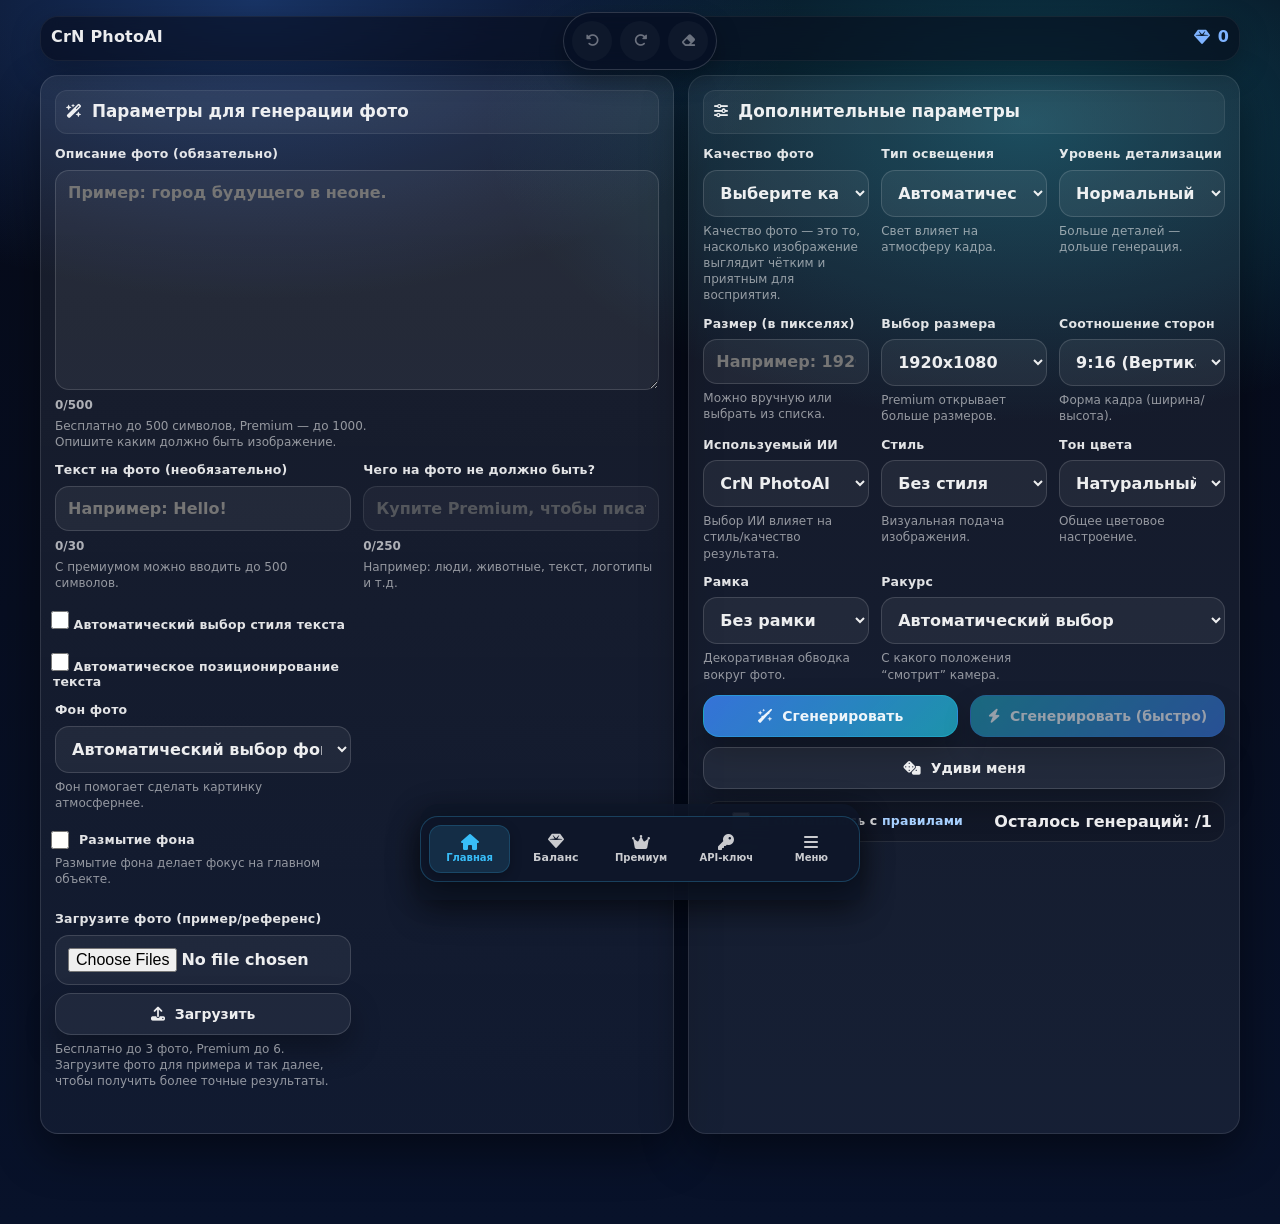
<file: index.html>
<!DOCTYPE html>
<html lang="ru">
<head>
  <meta charset="UTF-8" />
  <meta name="viewport" content="width=device-width, initial-scale=1.0, maximum-scale=1.0, user-scalable=no" />
  <meta
  name="description"
  content="Бесплатный онлайн-генератор изображений CrN PhotoAI. Создавайте уникальные фото по текстовому описанию прямо в браузере. Приобретите Premium для расширенных возможностей таких как генерация фото в качестве 8К и многое другое!" >
  <title>CrN PhotoAI Бесплатный генератор изображений.</title>
  <script src="adminpannel.js"></script>
  <script src="https://telegram.org/js/telegram-web-app.js"></script>
  <link rel="stylesheet" href="https://cdnjs.cloudflare.com/ajax/libs/font-awesome/6.5.2/css/all.min.css" />
  <link rel="stylesheet" href="styles.css" />
  <style>
    .history-toolbar {
      position: fixed;
      top: 12px;
      left: 50%;
      transform: translateX(-50%);
      z-index: 1300;
      display: flex;
      gap: 8px;
      padding: 8px;
      border-radius: 999px;
      background: rgba(7, 16, 36, 0.78);
      border: 1px solid rgba(255, 255, 255, 0.16);
      backdrop-filter: blur(16px);
      -webkit-backdrop-filter: blur(16px);
      box-shadow: 0 10px 24px rgba(0, 0, 0, 0.28);
    }

    .history-toolbar .history-btn {
      width: 40px;
      height: 40px;
      display: inline-flex;
      align-items: center;
      justify-content: center;
      border: none;
      border-radius: 999px;
      background: rgba(255, 255, 255, 0.08);
      color: #f8fafc;
      cursor: pointer;
      transition: transform 0.2s ease, background 0.2s ease, opacity 0.2s ease;
    }

    .history-toolbar .history-btn:hover:not(:disabled) {
      transform: translateY(-1px);
      background: rgba(255, 255, 255, 0.14);
    }

    .history-toolbar .history-btn:disabled {
      opacity: 0.42;
      cursor: not-allowed;
    }

    @media (max-width: 768px) {
      .history-toolbar {
        top: 8px;
      }
    }
  </style>
</head>
<body class="with-bottom-nav">
  <!-- Fixed Bottom Navigation (moved to top for mobile optimization) -->
  <div class="tabs-container bottom-nav-fixed" id="bottomTabs" aria-label="Фиксированная навигационная панель">
    <a title="Главная" type="button" class="tab-btn active" aria-label="Главная" href="index.html" onclick="event.preventDefault(); handleSectionSwitch('index.html', 'Главная')">
      <i class="fa-solid fa-house"></i>
      <span class="tab-label">Главная</span>
    </a>
    <a title="Тут вы можете пополнить свой баланс кристаллов." type="button" class="tab-btn" aria-label="Баланс" href="crystals.html" onclick="event.preventDefault(); handleSectionSwitch('crystals.html', 'Баланс')">
      <i class="fa-solid fa-gem"></i>
      <span class="tab-label" style="white-space: nowrap; font-size: 11px;">Баланс</span>
    </a>
    <a title="Тут вы можете приобрести премиум и получить доступ к расширенным возможностям." type="button" class="tab-btn" aria-label="Премиум" href="premium.html" onclick="event.preventDefault(); handleSectionSwitch('premium.html', 'Премиум')">
      <i class="fa-solid fa-crown"></i>
      <span class="tab-label">Премиум</span>
    </a>
    <a title="Тут вы можете создавать свой API-ключ и подключить генерацию изображений к своим сайтам, ботам и приложениям." type="button" class="tab-btn" aria-label="API" href="api.html" onclick="event.preventDefault(); handleSectionSwitch('api.html', 'API')">
      <i class="fa-solid fa-key"></i>
      <span class="tab-label">API-ключ</span>
    </a>
    <a title="Открыть дополнительные опции" type="button" class="tab-btn" aria-label="Меню" href="menu.html" onclick="event.preventDefault(); handleSectionSwitch('menu.html', 'Меню')">
      <i class="fa-solid fa-bars"></i>
      <span class="tab-label">Меню</span>
    </a>
  </div>

  <div id="pagePreloader" class="page-preloader" aria-live="polite" aria-label="Загрузка сайта">
    <div class="page-preloader__content">
      <div class="page-preloader__badge">CrN PhotoAI</div>
      <div class="page-preloader__ring"></div>
      <div class="page-preloader__label">Подготовка приложения...</div>
      <div class="page-preloader__hint">Скоро вы сможете создать новое изображение.</div>
    </div>
  </div>
  <!-- Top bar -->
  <header class="topbar">
    <div class="topbar-title">
      <div class="app-title">CrN PhotoAI</div>
    </div>
    <div id="crystalsDisplay" class="crystals-display" style="display: flex; align-items: center; gap: 8px; margin-left: auto; font-weight: bold; color: #7eb3ff;">
      <i class="fa-solid fa-gem"></i>
      <span id="crystalCount">0</span>
    </div>
  </header>
  <div class="history-toolbar" aria-label="Панель управления изменениями" id="history-toolbar">
    <button id="undoChangesBtn" class="history-btn" type="button" title="Отменить последнее изменение" onclick="undoLastChange()" disabled>
      <i class="fa-solid fa-rotate-left"></i>
    </button>
    <button id="redoChangesBtn" class="history-btn" type="button" title="Повторить последнее изменение" onclick="redoLastChange()" disabled>
      <i class="fa-solid fa-rotate-right"></i>
    </button>
    <button id="resetChangesBtn" class="history-btn" type="button" title="Сбросить все изменения" onclick="openResetConfirmModal()" disabled>
      <i class="fa-solid fa-eraser"></i>
    </button>
  </div>

  <div id="resetConfirmModal" class="modal" style="display: none;">
    <div class="modal-content" style="background: var(--panel-bg); max-width: 420px; border-radius: 20px; box-shadow: 0 10px 30px rgba(0,0,0,0.5);">
      <h2 style="color: #7eb3ff; text-align: center;">Сбросить изменения?</h2>
      <p style="color: var(--text); text-align: center; margin-top: 10px;">Уверены, что хотите сбросить все внесенные изменения?</p>
      <div class="grid grid-2" style="margin-top: 18px;">
        <button class="btn btn--primary" onclick="confirmResetChanges()">Да</button>
        <button class="btn btn--secondary" onclick="closeResetConfirmModal()">Нет</button>
      </div>
    </div>
  </div>
  <!-- Main -->
  <main id="mainContainer" class="app">
    <!-- LEFT: Описание -->
    <section class="card card--primary">
      <div class="section-title">
        <i class="fa-solid fa-wand-magic-sparkles"></i>
        <span style="font-size: larger; user-select: none;">Параметры для генерации фото</span>
      </div>
      <!-- {Поле описание(большого размера)} -->
      <div class="field">
        <label for="description">Описание фото (обязательно)</label>
        <textarea id="description" rows="8" required maxlength="500" oninput="updateDescriptionLimit()" placeholder="Пример: город будущего в неоне."></textarea>
        <div class="counter" id="descriptionCounter">0/500</div>
        <div class="hint">Бесплатно до 500 символов, Premium — до 1000.<br>Опишите каким должно быть изображение.</div>
      </div>
      <!-- {Поле ввода текста}{Поле ввода исключений}(Фон фото и галочка размытия) -->
      <div class="grid grid-2">
        <div class="field">
          <label for="text">Текст на фото (необязательно)</label>
          <input type="text" id="text" maxlength="30" oninput="updateTextLimit()" placeholder="Например: Hello!" />
          <div class="counter" id="textCounter">0/30</div>
          <div class="hint">С премиумом можно вводить до 500 символов.</div>
          <!-- Автоматический выбор стиля текста -->
          <label class="checkbox" for="autoTextStyle" id="autoTextStyleLabel" style="margin-top: 12px; display: block;">
            <input type="checkbox" id="autoTextStyle" />
            <span>Автоматический выбор стиля текста</span>
          </label>
          <!-- Автоматическое позиционирование текста -->
          <label class="checkbox" for="autoTextPosition" id="autoTextPositionLabel" style="margin-top: 12px; display: block;">
            <input type="checkbox" id="autoTextPosition" />
            <span>Автоматическое позиционирование текста</span>
          </label>
        </div>
        <div class="field">
          <label for="exclusions">Чего на фото не должно быть?</label>
          <input type="text" id="exclusions" disabled placeholder="Купите Premium, чтобы писать здесь" maxlength="250" oninput="if(this.value.length>250)this.value=this.value.slice(0,250);" />
          <div class="counter" id="exclusionsCounter">0/250</div>
          <div class="hint">Например: люди, животные, текст, логотипы и т.д.</div>
          <button id="exclusionsUnlockBtn" class="btn btn--secondary" style="margin-top: 12px; width: 100%; display: none;" onclick="unlockFieldWithCrystals('exclusions', 50)">
            <span>Открыть за 50<i class="fa-solid fa-gem" style="margin-left: 4px;"></i></span>
          </button>
        </div>
      </div>
      <!-- Сжали расстояния между блоками: фон + размытие -->
      <div class="grid grid-2 tight">
        <div class="field">
          <label for="photo_theme">Фон фото</label>
          <select id="photo_theme">
            <optgroup label="Автоматические варианты">
              <option value="Автоматический выбор фона" selected>Автоматический выбор фона</option>
              <option value="Фон с случайным городом">Фон с случайным городом</option>
            </optgroup>
            <optgroup label="Пейзажи и локации">
              <option value="Зелёная долина">Зелёная долина</option>
              <option value="Скалистый каньон">Скалистый каньон</option>
              <option value="Туманное плато">Туманное плато</option>
              <option value="Берег утёсов">Берег утёсов</option>
              <option value="Песчаный берег">Песчаный берег</option>
              <option value="Лавовое поле">Лавовое поле</option>
              <option value="Каменные равнины">Каменные равнины</option>
            </optgroup>
            <optgroup label="Урбан • Улицы • Районы">
              <option value="Городской двор">Городской двор</option>
              <option value="Старая улица">Старая улица</option>
              <option value="Совремальный квартал">Совремальный квартал</option>
              <option value="Промышленный район">Промышленный район</option>
              <option value="Подземный переход">Подземный переход</option>
              <option value="Пешеходная зона">Пешеходная зона</option>
              <option value="Заброшенный район">Заброшенный район</option>
            </optgroup>
            <optgroup label="Экзотика и редкие места">
              <option value="Соляная пустошь">Соляная пустошь</option>
              <option value="Коралловый остров">Коралловый остров</option>
              <option value="Тропическая лагуна">Тропическая лагуна</option>
              <option value="Каменный архипелаг">Каменный архипелаг</option>
              <option value="Глиняные холмы">Глиняные холмы</option>
              <option value="Кратер метеорита">Кратер метеорита</option>
            </optgroup>
            <optgroup label="Холод • Экстрим">
              <option value="Ледяная равнина">Ледяная равнина</option>
              <option value="Снежный шторм">Снежный шторм</option>
              <option value="Морозный рассвет">Морозный рассвет</option>
              <option value="Замёрзшее озеро">Замёрзшее озеро</option>
              <option value="Полярная ночь">Полярная ночь</option>
            </optgroup>
            <optgroup label="Стихии">
              <option value="Огненная буря">Огненная буря</option>
              <option value="Ветровой поток">Ветровой поток</option>
              <option value="Грозовой фронт">Грозовой фронт</option>
              <option value="Электрический разряд">Электрический разряд</option>
              <option value="Туманная завеса">Туманная завеса</option>
            </optgroup>
            <optgroup label="Технологии и цифра">
              <option value="Цифровой шум">Цифровой шум</option>
              <option value="Сетка данных">Сетка данных</option>
              <option value="Голографический фон">Голографический фон</option>
              <option value="Нейросеть">Нейросеть</option>
              <option value="Кодовая матрица">Кодовая матрица</option>
              <option value="Сканирование">Сканирование</option>
            </optgroup>
            <optgroup label="Арт и визуальные эффекты">
              <option value="Краска на холсте">Краска на холсте</option>
              <option value="Чернильные разводы">Чернильные разводы</option>
              <option value="Глитч эффект">Глитч эффект</option>
              <option value="Световые линии">Световые линии</option>
              <option value="Дымка">Дымка</option>
              <option value="Разбитое стекло">Разбитое стекло</option>
            </optgroup>
            <optgroup label="Цвет и свет">
              <option value="Монохром">Монохром</option>
              <option value="Тёплый свет">Тёплый свет</option>
              <option value="Холодный свет">Холодный свет</option>
              <option value="Контровой свет">Контровой свет</option>
              <option value="Цветовые волны">Цветовые волны</option>
              <option value="Световой градиент">Световой градиент</option>
            </optgroup>
            <optgroup label="Абстрактные сцены">
              <option value="Пространственный сдвиг">Пространственный сдвиг</option>
              <option value="Искажение формы">Искажение формы</option>
              <option value="Плавающие фигуры">Плавающие фигуры</option>
              <option value="Сломанная перспектива">Сломанная перспектива</option>
              <option value="Фрактальная глубина">Фрактальная глубина</option>
            </optgroup>
            <optgroup label="Люди • Портреты">
              <option value="Студийный фон">Студийный фон</option>
              <option value="Размытый фон">Размытый фон</option>
              <option value="Боке">Боке</option>
              <option value="Темный портрет">Темный портрет</option>
              <option value="Светлый портрет">Светлый портрет</option>
              <option value="Офисный портрет">Офисный портрет</option>
              <option value="Кинематографичный портрет" disabled>(Premium) Кинематографичный портрет</option>
            </optgroup>
            <optgroup label="Интерьеры">
              <option value="Современный интерьер">Современный интерьер</option>
              <option value="Минималистичный интерьер">Минималистичный интерьер</option>
              <option value="Лофт">Лофт</option>
              <option value="Домашний интерьер">Домашний интерьер</option>
              <option value="Офис">Офис</option>
              <option value="Студия">Студия</option>
              <option value="Роскошный интерьер" disabled>(Premium) Роскошный интерьер</option>
            </optgroup>
            <optgroup label="Игры • Виртуальные миры">
              <option value="Игровой мир">Игровой мир</option>
              <option value="Фэнтези мир">Фэнтези мир</option>
              <option value="RPG локация">RPG локация</option>
              <option value="Пиксельный мир">Пиксельный мир</option>
              <option value="Виртуальная реальность">Виртуальная реальность</option>
              <option value="Метавселенная" disabled>(Premium) Метавселенная</option>
            </optgroup>
            <optgroup label="Индустриальные • Техно">
              <option value="Завод">Завод</option>
              <option value="Индустриальный город">Индустриальный город</option>
              <option value="Кибер-лаборатория">Кибер-лаборатория</option>
              <option value="Техно фон">Техно фон</option>
              <option value="Цифровая матрица">Цифровая матрица</option>
              <option value="Искусственный интеллект" disabled>(Premium) Искусственный интеллект</option>
            </optgroup>
            <optgroup label="Романтика • Настроение">
              <option value="Романтический вечер">Романтический вечер</option>
              <option value="Свечи">Свечи</option>
              <option value="Мягкий свет">Мягкий свет</option>
              <option value="Пастельные тона">Пастельные тона</option>
              <option value="Сонный город">Сонный город</option>
              <option value="Магическая атмосфера" disabled>(Premium) Магическая атмосфера</option>
            </optgroup>
            <optgroup label="Креатив • Необычное">
              <option value="Сюрреализм">Сюрреализм</option>
              <option value="Иллюзия">Иллюзия</option>
              <option value="Геометрические формы">Геометрические формы</option>
              <option value="Ломаная реальность">Ломаная реальность</option>
              <option value="Психоделика" disabled>(Premium) Психоделика</option>
            </optgroup>
            <optgroup label="Базовые фоны">
              <option value="Прозрачный">Прозрачный</option>
              <option value="Разноцветный">Разноцветный</option>
              <option value="Темный">Темный</option>
              <option value="Заливка цветом">Заливка цветом</option>
              <option value="Градиент" disabled>(Premium) Градиент</option>
            </optgroup>
            <optgroup label="Природа">
              <option value="Летний сад">Летний сад</option>
              <option value="Весенние цветы">Весенние цветы</option>
              <option value="Поле цветов">Поле цветов</option>
              <option value="Лесная тропа">Лесная тропа</option>
              <option value="Озеро">Озеро</option>
              <option value="Речной берег">Речной берег</option>
              <option value="Джунгли">Джунгли</option>
              <option value="Водопад">Водопад</option>
            </optgroup>
            <optgroup label="Лес / растения">
              <option value="Лес">Лес</option>
              <option value="Осенний лес">Осенний лес</option>
              <option value="Дождливый лес">Дождливый лес</option>
              <option value="Волшебный лес" disabled>(Premium) Волшебный лес</option>
            </optgroup>
            <optgroup label="Погода и время суток">
              <option value="Закат">Закат</option>
              <option value="Лунный свет">Лунный свет</option>
              <option value="Ночной город">Ночной город</option>
              <option value="Северное сияние">Северное сияние</option>
              <option value="Космический шторм" disabled>(Premium) Космический шторм</option>
            </optgroup>
            <optgroup label="Океаны и вода">
              <option value="Океанский вид">Океанский вид</option>
              <option value="Пляж">Пляж</option>
              <option value="Океанские глубины" disabled>(Premium) Океанские глубины</option>
              <option value="Подводный город" disabled>(Premium) Подводный город</option>
            </optgroup>
            <optgroup label="Горы • Снег • Холод">
              <option value="Горы">Горы</option>
              <option value="Горный хребет">Горный хребет</option>
              <option value="Снег">Снег</option>
              <option value="Зимний пейзаж">Зимний пейзаж</option>
              <option value="Полярный лед">Полярный лед</option>
              <option value="Северный полюс" disabled>(Premium) Северный полюс</option>
              <option value="Вулкан">Вулкан</option>
              <option value="Парящие острова" disabled>(Premium) Парящие острова</option>
              <option value="Лунная поверхность" disabled>(Premium) Лунная поверхность</option>
            </optgroup>
            <optgroup label="Пустыня • Жаркий климат">
              <option value="Пустыня">Пустыня</option>
              <option value="Пустынные дюны">Пустынные дюны</option>
            </optgroup>
            <optgroup label="Города и архитектура">
              <option value="Городской пейзаж">Городской пейзаж</option>
              <option value="Ночной город">Ночной город</option>
              <option value="Статуя свободы">Статуя свободы</option>
              <option value="Эйфелева башня">Эйфелева башня</option>
              <option value="Футбольное поле">Футбольное поле</option>
              <option value="Город" disabled>(Premium) Город</option>
              <option value="Огни мегаполиса" disabled>(Premium) Огни мегаполиса</option>
              <option value="Неоновый мегаполис" disabled>(Premium) Неоновый мегаполис</option>
              <option value="Райский остров" disabled>(Premium) Райский остров</option>
              <option value="Тадж-Махал" disabled>(Premium) Тадж-Махал</option>
              <option value="Колизей" disabled>(Premium) Колизей</option>
              <option value="Великая китайская стена" disabled>(Premium) Великая китайская стена</option>
              <option value="Древний храм" disabled>(Premium) Древний храм</option>
              <option value="Замок (здание)" disabled>(Premium) 🏰 Замок (здание)</option>
              <option value="Замок (устройство)" disabled>(Premium) 🔒 Замок (устройство)</option>
            </optgroup>
            <optgroup label="Космос • Фантастика • Sci-Fi">
              <option value="Космос">Космос</option>
              <option value="Звездное небо">Звездное небо</option>
              <option value="Галактика" disabled>(Premium) Галактика</option>
              <option value="Космическая станция" disabled>(Premium) Космическая станция</option>
              <option value="Фантастический мир" disabled>(Premium) Фантастический мир</option>
              <option value="Футуризм" disabled>(Premium) Футуризм</option>
              <option value="Подземный мир" disabled>(Premium) Подземный мир</option>
            </optgroup>
            <optgroup label="Художественные стили">
              <option value="Акварель">Акварель</option>
              <option value="Мозаика">Мозаика</option>
              <option value="Ретро">Ретро</option>
              <option value="Минимализм">Минимализм</option>
              <option value="Киберпанк">Киберпанк</option>
              <option value="Абстракция">Абстракция</option>
              <option value="Неон" disabled>(Premium) Неон</option>
            </optgroup>
          </select>
          <div class="hint">Фон помогает сделать картинку атмосфернее.</div>
          <!-- Размытие фона -->
          <div class="field field--inline compact-hint" style="margin-top: 12px;">
            <label class="checkbox" for="razmitiyPHON">
              <input type="checkbox" id="razmitiyPHON" />
              <span>Размытие фона</span>
            </label>
            <div class="hint">Размытие фона делает фокус на главном объекте.</div>
          </div>
        </div>
        <!-- Загруженные фото справа -->
        <div class="field uploaded-field" style="display: none;" id="previewsCont">
          <div class="row-head uploaded-head">
            <label>Загруженные фото</label>
            <div class="hint">Нажмите на корзину, чтобы удалить.</div>
          </div>
          <div id="previews" class="previews"></div>
        </div>
      </div>
      <!-- {Поле загрузки фото} -->
      <div class="grid grid-2">
        <div class="field">
          <label for="fileInput" id="fileInputTextLabel">Загрузите фото (пример/референс)</label>
          <input type="file" id="fileInput" multiple accept="image/*" />
          <button id="uploadButton" class="btn btn--secondary" onclick="uploadPhotos()">
            <i class="fa-solid fa-upload"></i>
            <span>Загрузить</span>
          </button>
          <div class="hint">Бесплатно до 3 фото, Premium до 6. <br>Загрузите фото для примера и так далее, чтобы получить более точные результаты.</div>
          <div id="preloader" class="small-preloader" aria-live="polite">Загрузка...</div>
          <div id="result" class="result"></div>
        </div>
      </div>
    </section>
    <!-- RIGHT: Параметры -->
    <section class="card">
      <div class="section-title">
        <i class="fa-solid fa-sliders"></i>
        <span style="font-size: larger; user-select: none;">Дополнительные параметры</span>
      </div>
      <!-- ВАЖНО: Качество/Освещение/Уровень детализации сразу под "Параметры" -->
      <div class="grid grid-3">
        <div class="field">
          <label for="quality" id="qw">Качество фото</label>
          <select id="quality">
            <option value="none" selected disabled>Выберите качество фото</option>
            <option value="144p">144p</option>
            <option value="240p">240p</option>
            <option value="360p">360p</option>
            <option value="480p">480p</option>
            <option value="720p60">720p60</option>
            <option value="1080p60">1080p60 (HD)</option>
            <option value="1440p60">1440p60 (HD)</option>
            <option value="2160p60" disabled>(Premium)2160p60 (4K)</option>
            <option value="4320p" disabled>(Premium)4320p (8K)</option>
          </select>
          <div class="hint">Качество фото — это то, насколько изображение выглядит чётким и приятным для восприятия.</div>
        </div>
        <div class="field">
          <label for="osvecheniye">Тип освещения</label>
          <select id="osvecheniye">
            <option value="Автоматический выбор" selected>Автоматический выбор освещения</option>
            <option value="Естественное освещение">Естественное освещение</option>
            <option value="Студийное освещение">Студийное освещение</option>
            <option value="Теплый свет">Теплый свет</option>
            <option value="Холодный свет">Холодный свет</option>
            <option value="Кино-свет">Кино-свет</option>
            <option value="HDR">HDR</option>
            <option value="Контровой свет">Контровой свет</option>
            <option value="Мягкие тени" disabled>(Premium)Мягкие тени</option>
            <option value="Жесткие тени" disabled>(Premium)Жесткие тени</option>
            <option value="Низкое освещение" disabled>(Premium)Низкое освещение</option>
          </select>
          <div class="hint">Свет влияет на атмосферу кадра.</div>
        </div>
        <div class="field">
          <label for="detail-level">Уровень детализации</label>
          <select id="detail-level">
            <option value="Низкий">Низкий</option>
            <option value="weak">Слабый</option>
            <option value="normal" selected>Нормальный</option>
            <option value="high" disabled>(Premium)Высокий</option>
            <option value="ultra" disabled>(Premium)Ультра</option>
          </select>
          <div class="hint">Больше деталей — дольше генерация.</div>
        </div>
      </div>
      <!-- {Поле ввода размера}{Селект выбора размера}{Соотношение сторон} -->
      <div class="grid grid-3">
        <div class="field">
          <label for="sizeInput">Размер (в пикселях)</label>
          <input
            type="text"
            id="sizeInput"
            placeholder="Например: 1920x1080"
            oninput="if (document.getElementById('sizeInput').value !== '' && document.getElementById('sizeSelect').value !== ''){document.getElementById('soot').disabled = true}else{document.getElementById('soot').disabled = false}"
          />
          <div class="hint">Можно вручную или выбрать из списка.</div>
          <button id="sizeUnlockBtn" class="btn btn--secondary" style="margin-top: 12px; width: 100%; display: none;" onclick="unlockFieldWithCrystals('sizeInput', 50)">
            <span>Открыть за 50<i class="fa-solid fa-gem" style="margin-left: 4px;"></i></span>
          </button>
        </div>
        <div class="field">
          <label for="sizeSelect">Выбор размера</label>
          <select
            id="sizeSelect"
            onchange="if (document.getElementById('sizeInput').value !== '' && document.getElementById('sizeSelect').value !== ''){document.getElementById('soot').disabled = true}else{document.getElementById('soot').disabled = false}"
          >
            <option value="">Выберите размер</option>
            <option value="640x480">640x480</option>
            <option value="1280x720">1280x720</option>
            <option value="1600x900">1600x900</option>
            <option value="1920x1080" selected>1920x1080</option>
            <option value="2048x1152">2048x1152</option>
            <option value="2560x1080">2560x1080</option>
            <option value="320x240">320x240</option>
            <option value="800x600">800x600</option>
            <option value="1024x768">1024x768</option>
            <option value="1280x1024">1280x1024</option>
            <option value="1680x1050">1680x1050</option>
            <option value="1920x1200">1920x1200</option>
            <option value="2560x1600">2560x1600</option>
            <option value="3440x1440">3440x1440</option>
            <option value="3840x1600">3840x1600</option>
            <option value="5120x1440">5120x1440</option>
            <option value="2560x1440" disabled>(Premium)2560x1440</option>
            <option value="3840x2160" disabled>(Premium)3840x2160</option>
            <option value="4096x2160" disabled>(Premium)4096x2160 (DCI 4K)</option>
            <option value="5120x2880" disabled>(Premium)5120x2880 (5K)</option>
            <option value="7680x4320" disabled>(Premium)7680x4320 (8K UHD)</option>
            <option value="10240x4320" disabled>(Premium)10240x4320 (10K)</option>
            <option value="15360x8640" disabled>(Premium)15360x8640 (16K)</option>
            <option value="1200x1200" disabled>(Premium)1200x1200 (Square)</option>
            <option value="2048x2048" disabled>(Premium)2048x2048 (Square)</option>
            <option value="4096x4096" disabled>(Premium)4096x4096 (Square)</option>
            <option value="8192x8192" disabled>(Premium)8192x8192 (Square)</option>
            <option value="11520x6480" disabled>(Premium)11520x6480 (12K)</option>
            <option value="14400x8100" disabled>(Premium)14400x8100 (14K)</option>
            <option value="17280x9720" disabled>(Premium)17280x9720 (17K)</option>
            <option value="20480x11520" disabled>(Premium)20480x11520 (20K)</option>
            <option value="23040x12960" disabled>(Premium)23040x12960 (23K)</option>
          </select>
          <div class="hint">Premium открывает больше размеров.</div>
        </div>
        <div class="field">
          <label for="soot">Соотношение сторон</label>
          <select
            id="soot"
            onchange="if (document.getElementById('soot').value !== '9:16'){document.getElementById('sizeSelect').disabled = true;}else{document.getElementById('sizeSelect').disabled = false;}">
            <optgroup label="По-умолчанию">
              <option value="9:16" selected>9:16 (Вертикаль / Сторис)</option>
            </optgroup>
            <optgroup label="Другие">
              <option value="1:1">1:1 (Квадрат)</option>
              <option value="3:2">3:2 (Классика фото)</option>
              <option value="4:3" disabled>(Premium) 4:3 (Фотоаппарат)</option>
              <option value="5:4">5:4 (Полароид)</option>
              <option value="9:16">9:16 (Вертикаль / Сторис)</option>
              <option value="16:9" disabled>(Premium) 16:9 (Горизонталь / Видео)</option>
              <option value="2:3">2:3 (Портрет)</option>
              <option value="4:5">4:5 (Instagram-пост)</option>
              <option value="21:9" disabled>(Premium) 21:9 (Панорама / Кино)</option>
              <option value="32:9" disabled>(Premium) 32:9 (Ультраширокая панорама)</option>
              <option value="9:4">9:4 (Баннер / Обложка)</option>
              <option value="27:40" disabled>(Premium)27:40 (Постер / Афиша)</option>
            </optgroup>
          </select>
          <div class="hint">Форма кадра (ширина/высота).</div>
        </div>
      </div>
      <!-- ВАЖНО: поменяли местами Style и Detail-level -->
      <!-- {Выбор ИИ}{Стиль}{Тон цвета} -->
      <div class="grid grid-3">
        <div class="field">
          <label for="selector">Используемый ИИ</label>
          <select id="selector">
            <optgroup label="По-умолчанию & Авто">
              <option value="CrN PhotoAI" selected>CrN PhotoAI</option>
              <option value="Автоматический выбор ИИ">Автоматический выбор ИИ (на основе сложности запроса и параметров)</option>
            </optgroup>
            <optgroup label="Grok">
              <option value="Grok Fast">Grok Fast</option>
              <option value="Grok Image">Grok Image</option>
              <option value="Grok AI">Grok</option>
              <option value="Grok 4">Grok 4</option>
              <option value="Grok 4 in expert type" disabled>(Premium)Grok 4 в режиме Эксперта</option>
              <option value="Grok 4.1 Thinking"disabled>(Premium)Grok 4.1 Thinking</option>
              <option value="SuperGrok" disabled>(Premium)SuperGrok</option>
              <option value="Grok Heavy" disabled>(Premium)Grok Heavy - группа экспертов(самый мощный)</option>
              <option value="Grok Pro" disabled>(Premium)Grok Pro</option>
              <option value="Grok Ultra" disabled>(Premium)Grok Ultra</option>
            </optgroup>
            <optgroup label="OpenAI (ChatGPT) - Устаревшие модели">
              <option value="ChatGPT-3">ChatGPT-3</option>
              <option value="ChatGPT-3.5">ChatGPT-3.5</option>
              <option value="ChatGPT 4">ChatGPT 4.1</option>
              <option value="o4-mini">o4-mini</option>
            </optgroup>
            <optgroup label="OpenAI (ChatGPT) - Новейшие модели">
              <option value="ChatGPT-Free">ChatGPT Free</option>
              <option value="ChatGPT 4">ChatGPT 4</option>
              <option value="ChatGPT 5">ChatGPT 5</option>
              <option value="ChatGPT 5.1">ChatGPT 5.1</option>
              <option value="ChatGPT 5.2">ChatGPT 5.2</option>
              <option value="ChatGPT 5.3" disabled>(Premium)ChatGPT 5.3</option>
              <option value="ChatGPT 5.4" disabled>(Premium)ChatGPT 5.4</option>
              <option value="ChatGPT Go" disabled>(Premium)ChatGPT Go</option>
              <option value="ChatGPT Plus" disabled>(Premium)ChatGPT Plus</option>
              <option value="ChatGPT Pro" disabled>(Premium)ChatGPT Pro</option>
            </optgroup>
            <optgroup label="Google">
              <option value="Gemini">Gemini</option>
              <option value="Gemini 3.5 Flash-Lite">Gemini 3.5 Flash-Lite</option>
              <option value="Gemini 3.6 Flash">Gemini 3.6 Flash</option>
              <option value="Gemini 3.1 Pro">Gemini 3.1 Pro</option>
              <option value="Gemini 3.1 Pro Расширенный">Gemini 3.1 Pro Расширенный(мощный)</option>
              <option value="Google Assistant AI" disabled>(Premium)Google Assistant AI</option>
              <option value="Google AI Plus" disabled>(Premium)Google AI Plus</option>
              <option value="Google AI Pro" disabled>(Premium)Google AI Pro</option>
              <option value="Google AI Ultra" disabled>(Premium)Google AI Ultra (Самый мощный Google ИИ)</option>
              <!-- Старые -->
              <option value="Nano Banano 3">Nano Banano 3</option>
              <option value="Nano Banano 3" disabled>(Premium)Nano Banano 3 PRO</option>
            </optgroup>
            <optgroup label="Anthropic">
              <option value="Claude Haiku">Claude Haiku</option>
              <option value="Claude Sonnet">Claude Sonnet</option>
              <option value="Claude 3 Haiku">Claude 3 Haiku</option>
              <option value="Claude 3 Sonnet">Claude 3 Sonnet</option>
              <option value="Claude Pro">Claude Pro</option>
              <option value="Claude Image">Claude Image</option>
              <option value="Claude 2">Claude 2</option>
              <option value="Claude 3 Opus" disabled>(Premium)Claude 3 Opus</option>
              <option value="Claude Fast" disabled>(Premium)Claude Fast</option>
              <option value="Claude Ultra" disabled>(Premium)Claude Ultra</option>
            </optgroup>
            <optgroup label="Другие">
              <option value="Luma">Luma</option>
              <option value="Seedance">Seedance</option>
              <option value="Kling">Kling</option>
              <option value="Yandex Alisa">Yandex Alisa</option>
              <option value="DALL-E">DALL·E</option>
              <option value="StableVoice">StableVoice</option>
              <option value="RunwayML Basic">RunwayML Basic</option>
              <option value="Perplexity AI">Perplexity AI</option>
              <option value="Mistral Small">Mistral Small</option>
              <option value="Ollama Lite">Ollama Lite</option>
              <option value="Midjourney">Midjourney</option>
              <option value="DALL-E 3">DALL-E 3</option>
              <option value="Stable Diffusion XL">Stable Diffusion XL</option>
              <option value="Flux">Flux</option>
              <option value="Ideogram">Ideogram</option>
              <option value="Leonardo AI">Leonardo AI</option>
              <option value="Runway ML">Runway ML</option>
              <option value="Firefly">Firefly</option>
              <option value="Imagen 3">Imagen 3</option>
              <option value="Playground AI">Playground AI</option>
              <option value="Craiyon">Craiyon</option>
              <option value="NightCafe">NightCafe</option>
              <option value="Artbreeder">Artbreeder</option>
              <option value="DeepArt">DeepArt</option>
              <option value="Pikazo">Pikazo</option>
              <option value="MiniMax" disabled>(Premium)MiniMax</option>
              <option value="Imagen 4" disabled>(Premium)Imagen 4</option>
              <option value="Llama 2" disabled>(Premium)Llama 2</option>
              <option value="Stable Diffusion" disabled>(Premium)Stable Diffusion</option>
              <option value="RunwayML Pro" disabled>(Premium)RunwayML Pro</option>
              <option value="Anthropic Claude" disabled>(Premium)Anthropic Claude</option>
              <option value="Mistral Large" disabled>(Premium)Mistral Large</option>
              <option value="Ollama Pro" disabled>(Premium)Ollama Pro</option>
              <option value="Llama 3" disabled>(Premium)Llama 3</option>
              <option value="Mistral Medium" disabled>(Premium)Mistral Medium</option>
              <option value="Falcon">Falcon</option>
              <option value="Cohere Aya">Cohere Aya</option>
              <option value="Phi-3" disabled>(Premium)Phi-3</option>
              <option value="Gemma" disabled>(Premium)Gemma</option>
              <option value="Qwen" disabled>(Premium)Qwen</option>
              <option value="Vicuna" disabled>(Premium)Vicuna</option>
              <option value="Mixtral" disabled>(Premium)Mixtral</option>
              <option value="Yi" disabled>(Premium)Yi</option>
              <option value="Command R" disabled>(Premium)Command R</option>
              <option value="DBRX" disabled>(Premium)DBRX</option>
              <option value="Groq" disabled>(Premium)Groq</option>
            </optgroup>
          </select>
          <div class="hint">Выбор ИИ влияет на стиль/качество результата.</div>
        </div>
        <div class="field">
          <label for="style">Стиль</label>
          <select id="style">
            <option value="none" selected>Без стиля</option>
            <option value="realistic">Реалистичный</option>
            <option value="cartoon">Мультяшный</option>
            <option value="watercolor">Акварель</option>
            <option value="oil-painting">Масляная живопись</option>
            <option value="sketch">Эскиз</option>
            <option value="cyberpunk">Киберпанк</option>
            <option value="retro">Ретро</option>
            <option value="minimalist">Минимализм</option>
            <option value="surreal">Сюрреализм</option>
            <option value="pop-art">Поп-арт</option>
            <option value="vintage">Винтаж</option>
            <option value="fantasy">Фэнтези</option>
            <option value="gothic">Готический</option>
            <option value="HDR">HDR</option>
            <option value="realism">Реализм</option>
            <option value="3d-model">3D модель</option>
            <option value="photographic">Фотографический</option>
            <option value="line-art">Линейный арт</option>
            <option value="tile-texture">Текстура тайла</option>
            <option value="pixel">Пиксель</option>
            <option value="illustration">Иллюстрация</option>
            <option value="cinematic">Кинематографический</option>
            <option value="comic-book">Комикс</option>
            <option value="steampunk" disabled>(Premium)Стимпанк</option>
            <option value="abstract" disabled>(Premium)Абстрактный</option>
            <option value="baroque" disabled>(Premium)Барокко</option>
            <option value="futuristic" disabled>(Premium)Футуристический</option>
            <option value="pixel-art" disabled>(Premium)Пиксель-арт</option>
            <option value="impressionism" disabled>(Premium)Импрессионизм</option>
            <option value="pointillism" disabled>(Premium)Пуантилизм</option>
            <option value="cubism" disabled>(Premium)Кубизм</option>
            <option value="expressionism" disabled>(Premium)Экспрессионизм</option>
            <option value="romantic">Романтический</option>
            <option value="cyberwave">Кибервейв</option>
            <option value="geometric">Геометрический</option>
            <option value="low-poly" disabled>(Premium)Low Poly</option>
            <option value="line-art" disabled>(Premium)Линейный арт</option>
            <option value="noir" disabled>(Premium)Нуар</option>
            <option value="doodle" disabled>(Premium)Дудл</option>
            <option value="mosaic" disabled>(Premium)Мозаика</option>
            <option value="psychedelic" disabled>(Premium)Психоделика</option>
            <option value="glitch" disabled>(Premium)Глитч</option>
            <option value="vaporwave" disabled>(Premium)Vaporwave</option>
            <option value="comic" disabled>(Premium)Комикс</option>
            <option value="graffiti" disabled>(Premium)Граффити</option>
            <option value="chibi" disabled>(Premium)Чиби</option>
            <option value="dark-fantasy" disabled>(Premium)Тёмное фэнтези</option>
            <option value="synthwave" disabled>(Premium)Synthwave</option>
            <option value="flat" disabled>(Premium)Flat</option>
            <option value="paper-cut" disabled>(Premium)Paper Cut</option>
            <option value="digital-art" disabled>(Premium)Цифровое искусство</option>
            <option value="origami" disabled>(Premium) Оригами</option>
            <option value="neon" disabled>(Premium) Неон</option>
            <option value="fantastic-realism" disabled>(Premium) Фантастический реализм</option>
            <option value="bio-mechanic" disabled>(Premium) Биомеханика</option>
            <option value="medieval" disabled>(Premium) Средневековый</option>
            <option value="renaissance" disabled>(Premium) Ренессанс</option>
            <option value="ukiyo-e" disabled>(Premium) Укиё-э</option>
            <option value="low-light" disabled>(Premium) Низкая освещенность</option>
            <option value="dreamcore" disabled>(Premium) Dreamcore</option>
            <option value="gouache" disabled>(Premium) Гуашь</option>
            <option value="charcoal" disabled>(Premium) Угольный рисунок</option>
            <option value="isometric" disabled>(Premium) Изометрия</option>
            <option value="luxury" disabled>(Premium) Люксовый стиль</option>
            <option value="tribal" disabled>(Premium) Трайбл</option>
            <option value="space-art" disabled>(Premium) Космический стиль</option>
            <option value="holographic" disabled>(Premium) Голографический</option>
            <option value="ornamental" disabled>(Premium) Орнаментальный</option>
            <option value="mythology" disabled>(Premium) Мифология</option>
            <option value="cybernetic" disabled>(Premium) Кибернетический</option>
            <option value="steampunk-neo" disabled>(Premium) Нео-стимпанк</option>
            <option value="surreal-dream" disabled>(Premium) Сюрреалистический сон</option>
            <option value="victorian" disabled>(Premium) Викторианский</option>
            <option value="art-nouveau" disabled>(Premium) Арт-нуво</option>
            <option value="bauhaus" disabled>(Premium) Баухаус</option>
            <option value="constructivism" disabled>(Premium) Конструктивизм</option>
            <option value="dadaism" disabled>(Premium) Дадаизм</option>
            <option value="fauvism" disabled>(Premium) Фовизм</option>
            <option value="pastel-art" disabled>(Premium)Пастельное искусство</option>
            <option value="horror" disabled>(Premium)Хоррор</option>
            <option value="ethereal" disabled>(Premium)Эфирный</option>
          </select>
          <div class="hint">Визуальная подача изображения.</div>
        </div>
        <div class="field">
          <label for="color-tone">Тон цвета</label>
          <select id="color-tone">
            <option value="natural">Натуральный</option>
            <option value="warm">Теплый</option>
            <option value="cool">Холодный</option>
            <option value="monochrome">Монохромный</option>
            <option value="vibrant">Яркий</option>
            <option value="earthy">Земляной</option>
            <option value="icy">Ледяной</option>
            <option value="pastel-blue">Пастельно-синий</option>
            <option value="pastel" disabled>(Premium)Пастельный</option>
            <option value="sepia" disabled>(Premium)Сепия</option>
            <option value="neon" disabled>(Premium)Неоновый</option>
            <option value="matte" disabled>(Premium)Матовый</option>
            <option value="metallic" disabled>(Premium)Металлик</option>
            <option value="gradient" disabled>(Premium)Градиентный</option>
            <option value="gold" disabled>(Premium)Золотой</option>
            <option value="silver" disabled>(Premium)Серебряный</option>
            <option value="pearl" disabled>(Premium)Перламутровый</option>
            <option value="dark" disabled>(Premium)Тёмный</option>
            <option value="light" disabled>(Premium)Светлый</option>
            <option value="fiery" disabled>(Premium)Огненный</option>
            <option value="vintage-sepia" disabled>(Premium)Винтажная сепия</option>
            <option value="deep-purple" disabled>(Premium)Глубокий фиолетовый</option>
          </select>
          <div class="hint">Общее цветовое настроение.</div>
        </div>
      </div>
      <!-- {Рамка}{Ракурс}{Согласование с правилами} -->
      <div class="grid grid-3">
        <div class="field">
          <label for="ram">Рамка</label>
<select id="ram">
  <optgroup label="🔹 Простые рамки">
    <option value="none" selected>Без рамки</option>
    <option value="simple">Обычная</option>
    <option value="rounded">Скруглённая</option>
    <option value="thick">Толстая</option>
    <option value="thin">Тонкая</option>
    <option value="shadow">Тонкая с тенью</option>
    <option value="dotted">Пунктирная</option>
    <option value="dashed">Штриховая</option>
    <option value="double">Двойная</option>
    <option value="triple">Тройная</option>
    <option value="groove">Вдавленная</option>
    <option value="ridge">Выпуклая</option>
    <option value="inset">Внутренняя</option>
    <option value="outset">Внешняя</option>
    <option value="solid-thin">Тонкая сплошная</option>
    <option value="solid-medium">Средняя сплошная</option>
    <option value="solid-wide">Широкая сплошная</option>
    <option value="ultra-thin">Ультратонкая</option>
    <option value="ultra-wide">Сверхширокая</option>
    <option value="minimal">Минималистичная</option>
    <option value="minimal-double">Минималистичная двойная</option>
    <option value="contrast">Контрастная</option>
    <option value="soft">Мягкая</option>
    <option value="clean">Чистая линия</option>
    <option value="multi-layer">Многослойная</option>
    <option value="offset-border">С отступом</option>
    <option value="inner-border">Внутренняя линия</option>
    <option value="outer-border">Внешняя линия</option>
    <option value="frame-with-gap">С промежутком</option>
    <option value="split-line">Разделённая линия</option>
  </optgroup>

  <optgroup label="🎨 Художественные рамки">
    <option value="gradient">Градиентная</option>
    <option value="gradient-soft">Мягкая градиентная</option>
    <option value="gradient-bold">Яркая градиентная</option>
    <option value="neon">Неоновая</option>
    <option value="metallic" disabled>(Premium) Металлическая</option>
    <option value="brushed-metal" disabled>(Premium) Шлифованный металл</option>
    <option value="watercolor">Акварельная</option>
    <option value="vintage">Ретро / Винтаж</option>
    <option value="wooden">Деревянная</option>
    <option value="marble">Мраморная</option>
    <option value="golden" disabled>(Premium) Золотая</option>
    <option value="rose-gold" disabled>(Premium) Розовое золото</option>
    <option value="white-gold" disabled>(Premium) Белое золото</option>
    <option value="silver" disabled>(Premium) Серебряная</option>
    <option value="black-silver" disabled>(Premium) Чёрное серебро</option>
    <option value="bronze">Бронзовая</option>
    <option value="copper">Медная</option>
    <option value="brass">Латунная</option>
    <option value="chrome" disabled>(Premium) Хромированная</option>
    <option value="platinum" disabled>(Premium) Платиновая</option>
    <option value="titanium" disabled>(Premium) Титановая</option>
    <option value="canvas">Холст</option>
    <option value="paper">Бумажная</option>
    <option value="fabric">Тканевая</option>
    <option value="leather" disabled>(Premium) Кожаная</option>
    <option value="suede" disabled>(Premium) Замшевая</option>
    <option value="velvet" disabled>(Premium) Бархатная</option>
    <option value="silk">Шёлковая</option>
    <option value="crystal" disabled>(Premium) Кристаллическая</option>
    <option value="diamond" disabled>(Premium) Алмазная</option>
    <option value="ruby" disabled>(Premium) Рубиновая</option>
    <option value="sapphire" disabled>(Premium) Сапфировая</option>
    <option value="emerald" disabled>(Premium) Изумрудная</option>
    <option value="amethyst" disabled>(Premium) Аметистовая</option>
    <option value="pearl" disabled>(Premium) Жемчужная</option>
    <option value="mother-of-pearl" disabled>(Premium) Перламутровая</option>
    <option value="opal" disabled>(Premium) Опаловая</option>
    <option value="obsidian" disabled>(Premium) Обсидиановая</option>
    <option value="onyx" disabled>(Premium) Ониксовая</option>
    <option value="granite">Гранитная</option>
    <option value="slate">Сланцевая</option>
    <option value="porcelain">Фарфоровая</option>
    <option value="ceramic">Керамическая</option>
    <option value="glass-art">Художественное стекло</option>
    <option value="stained-glass">Витражная</option>
    <option value="oil-paint">Масляная</option>
    <option value="acrylic">Акриловая</option>
    <option value="chalk">Меловая</option>
    <option value="pastel">Пастельная</option>
    <option value="ink-art">Чернильная</option>
    <option value="charcoal-art">Угольная</option>
    <option value="etched">Гравированная</option>
    <option value="engraved">Резная</option>
    <option value="glossy">Глянцевая</option>
    <option value="matte">Матовая</option>
    <option value="satin" disabled>(Premium) Сатиновая</option>
    <option value="chrome-gloss" disabled>(Premium) Хромированный блеск</option>
    <option value="fire" disabled>(Premium) Огненная</option>
    <option value="ice" disabled>(Premium) Ледяная</option>
    <option value="lava" disabled>(Premium) Лавовая</option>
    <option value="smoke" disabled>(Premium) Дымчатая</option>
    <option value="glowing" disabled>(Premium) Светящаяся</option>
    <option value="rustic">Рустикальная</option>
    <option value="ornate" disabled>(Premium) Орнаментальная</option>
    <option value="baroque-art" disabled>(Premium) Барочная</option>
  </optgroup>

  <optgroup label="🖌 Кисти и штрихи">
    <option value="brush-strokes">Мазки кисти</option>
    <option value="wide-brush">Широкие мазки</option>
    <option value="thin-brush">Тонкие мазки</option>
    <option value="dry-brush">Сухая кисть</option>
    <option value="wet-brush">Влажная кисть</option>
    <option value="ink-outline">Чернильный контур</option>
    <option value="ink-splashes">Чернильные брызги</option>
    <option value="charcoal">Угольный контур</option>
    <option value="graphite">Графитовый контур</option>
    <option value="pencil-outline">Карандашный контур</option>
    <option value="colored-pencil">Цветной карандаш</option>
    <option value="marker-frame">Маркерная рамка</option>
    <option value="felt-tip">Фломастерная</option>
    <option value="paint-splash">Брызги краски</option>
    <option value="paint-drip">Потеки краски</option>
    <option value="paint-smear">Размазанная краска</option>
    <option value="rough-handmade">Ручная неровная</option>
    <option value="sketch-line">Скетч-линия</option>
    <option value="double-sketch">Двойной скетч</option>
    <option value="scribble">Набросок</option>
    <option value="hand-drawn">Нарисованная от руки</option>
    <option value="comic-outline">Комиксный контур</option>
    <option value="comic-ink">Комиксная тушь</option>
    <option value="brush-calligraphy">Каллиграфическая</option>
    <option value="splattered-ink">Разбрызганная тушь</option>
    <option value="water-ink">Чернила на воде</option>
    <option value="rainbow-brush">Радужные мазки</option>
    <option value="gold-brush" disabled>(Premium) Золотая кисть</option>
    <option value="silver-brush" disabled>(Premium) Серебряная кисть</option>
    <option value="glow-brush" disabled>(Premium) Светящаяся кисть</option>
    <option value="fire-brush" disabled>(Premium) Огненная кисть</option>
  </optgroup>

  <optgroup label="🧱 Геометрические и формы">
    <option value="square-sharp">Квадратная (острые углы)</option>
    <option value="square-soft">Мягкая квадратная</option>
    <option value="circle-frame">Круглая</option>
    <option value="oval-frame">Овальная</option>
    <option value="capsule">Капсульная</option>
    <option value="hexagon-frame">Шестиугольная</option>
    <option value="octagon-frame">Восьмиугольная</option>
    <option value="pentagon-frame">Пятиугольная</option>
    <option value="heptagon-frame">Семиугольная</option>
    <option value="decagon-frame">Десятиугольная</option>
    <option value="diamond-frame">Ромбовидная</option>
    <option value="triangle-frame">Треугольная</option>
    <option value="heart-frame">В форме сердца</option>
    <option value="star-frame" disabled>(Premium) Звёздная</option>
    <option value="moon-frame" disabled>(Premium) Лунная</option>
    <option value="sun-frame" disabled>(Premium) Солнечная</option>
    <option value="cloud-frame">Облачная</option>
    <option value="wave-shape">Волнообразная форма</option>
    <option value="arched">Арочная</option>
    <option value="double-arched">Двойная арочная</option>
    <option value="asymmetric">Асимметричная</option>
    <option value="angular">Угловая</option>
    <option value="stepped">Ступенчатая</option>
    <option value="zigzag">Зигзагообразная</option>
    <option value="scalloped">Фестончатая</option>
    <option value="rippled">Рифлёная</option>
    <option value="cut-corners">Срезанные углы</option>
    <option value="beveled-shape">Скошенная форма</option>
    <option value="inner-gap">Внутренний отступ</option>
    <option value="outer-gap">Внешний отступ</option>
    <option value="concentric">Концентрическая</option>
    <option value="spiral-frame" disabled>(Premium) Спиральная</option>
    <option value="fractal-frame" disabled>(Premium) Фрактальная</option>
    <option value="sacred-shape" disabled>(Premium) Священная форма</option>
  </optgroup>

  <optgroup label="🪵 Натуральные материалы">
    <option value="bark">Кора дерева</option>
    <option value="raw-wood">Грубое дерево</option>
    <option value="polished-wood">Полированное дерево</option>
    <option value="dark-wood">Тёмное дерево</option>
    <option value="light-wood">Светлое дерево</option>
    <option value="oak">Дубовая</option>
    <option value="walnut">Ореховая</option>
    <option value="pine">Сосновая</option>
    <option value="bamboo">Бамбуковая</option>
    <option value="rope">Верёвочная</option>
    <option value="twine">Бечёвочная</option>
    <option value="clay">Глиняная</option>
    <option value="sand-texture">Песчаная</option>
    <option value="stone-raw">Грубый камень</option>
    <option value="stone-polished">Полированный камень</option>
    <option value="granite">Гранитная</option>
    <option value="marble-natural">Натуральный мрамор</option>
    <option value="slate">Сланцевая</option>
    <option value="limestone">Известняковая</option>
    <option value="pebbles">Галька</option>
    <option value="shells">Ракушечная</option>
    <option value="coral-natural">Коралловая</option>
    <option value="moss">Моховая</option>
    <option value="leaves">Листья</option>
    <option value="branches">Ветви и веточки</option>
    <option value="flowers-natural">Живые цветы</option>
    <option value="straw">Соломенная</option>
    <option value="cork">Пробковая</option>
    <option value="burlap">Мешковина</option>
    <option value="bamboo-dark">Тёмный бамбук</option>
    <option value="wood-carved" disabled>(Premium) Резное дерево</option>
    <option value="fossil" disabled>(Premium) Ископаемый камень</option>
    <option value="crystal-rock" disabled>(Premium) Кристаллическая порода</option>
  </optgroup>

  <optgroup label="🧠 Современные • UI • Web">
    <option value="ui-card">Карточка UI</option>
    <option value="modern-card">Современная карточка</option>
    <option value="soft-shadow">Мягкая тень</option>
    <option value="hard-shadow">Жёсткая тень</option>
    <option value="floating">Парящая</option>
    <option value="floating-soft">Мягко парящая</option>
    <option value="glass-soft">Матовое стекло</option>
    <option value="glass-ui" disabled>(Premium) Стеклянная UI</option>
    <option value="crystal-ui" disabled>(Premium) Кристальная UI</option>
    <option value="translucent-ui">Полупрозрачная UI</option>
    <option value="minimal-ui">Минимал UI</option>
    <option value="clean-ui">Чистая UI</option>
    <option value="dark-ui">Тёмная UI</option>
    <option value="light-ui">Светлая UI</option>
    <option value="soft-ui">Мягкая UI</option>
    <option value="neumorphic" disabled>(Premium) Неоморфная</option>
    <option value="deep-neumorphic" disabled>(Premium) Глубокая неоморфная</option>
    <option value="futuristic-ui" disabled>(Premium) Футуристический UI</option>
    <option value="holo-ui" disabled>(Premium) Голографический UI</option>
    <option value="cyber-ui" disabled>(Premium) Кибер UI</option>
    <option value="tech-ui">Технологичный UI</option>
    <option value="accent-line">Акцентная линия</option>
    <option value="double-accent">Двойной акцент</option>
    <option value="corner-accent">Акценты в углах</option>
    <option value="floating-outline">Плавающий контур</option>
    <option value="split-accent">Разделённый акцент</option>
    <option value="vertical-accent">Вертикальный акцент</option>
    <option value="horizontal-accent">Горизонтальный акцент</option>
    <option value="dashboard">Стиль панели</option>
    <option value="app-card">Стиль приложения</option>
    <option value="premium-card" disabled>(Premium) Премиальная карточка</option>
    <option value="luxury-ui" disabled>(Premium) Люкс UI</option>
  </optgroup>

  <optgroup label="🔥 Энергия и движение">
    <option value="energy-wave">Энергетическая волна</option>
    <option value="energy-ripple">Энергетическая рябь</option>
    <option value="energy-ring">Энергетическое кольцо</option>
    <option value="energy-lines">Энергетические линии</option>
    <option value="energy-rays">Энергетические лучи</option>
    <option value="energy-glow">Энергетическое свечение</option>
    <option value="dynamic-lines">Динамичные линии</option>
    <option value="motion-blur-edge">Смазанное движение</option>
    <option value="speed-lines">Линии скорости</option>
    <option value="pulse-border">Пульсирующая</option>
    <option value="pulse-fast">Быстрая пульсация</option>
    <option value="pulse-slow">Медленная пульсация</option>
    <option value="lightning-edge" disabled>(Premium) Молния по краю</option>
    <option value="electric" disabled>(Premium) Электрическая</option>
    <option value="electric-blue" disabled>(Premium) Синяя электрическая</option>
    <option value="electric-purple" disabled>(Premium) Фиолетовая электрическая</option>
    <option value="discharge">Разрядная</option>
    <option value="impulse">Импульсная</option>
    <option value="plasma" disabled>(Premium) Плазменная</option>
    <option value="plasma-burst" disabled>(Premium) Плазменная вспышка</option>
    <option value="fire-wave" disabled>(Premium) Огненная волна</option>
    <option value="fire-energy" disabled>(Premium) Огненная энергия</option>
    <option value="ice-energy" disabled>(Premium) Ледяная энергия</option>
    <option value="energy-arc">Энергетическая дуга</option>
    <option value="energy-orbit" disabled>(Premium) Энергетическая орбита</option>
    <option value="shockwave" disabled>(Premium) Ударная волна</option>
    <option value="supernova" disabled>(Premium) Сверхновая</option>
    <option value="cosmic-burst" disabled>(Premium) Космический всплеск</option>
  </optgroup>

  <optgroup label="🌙 Мистика и символика">
    <option value="alchemy">Алхимические знаки</option>
    <option value="zodiac">Знаки зодиака</option>
    <option value="sigils">Символы-сигилы</option>
    <option value="moon-phases">Фазы луны</option>
    <option value="runes">Руническая</option>
    <option value="magic-symbols">Магические символы</option>
    <option value="lunar">Лунная</option>
    <option value="solar">Солнечная</option>
    <option value="shadow-frame">Теневая</option>
    <option value="mystical-circle" disabled>(Premium) Мистический круг</option>
    <option value="sacred-geometry" disabled>(Premium) Священная геометрия</option>
    <option value="astral" disabled>(Premium) Астральная</option>
    <option value="astral-ring" disabled>(Premium) Астральное кольцо</option>
    <option value="witchcraft" disabled>(Premium) Ведьминская</option>
    <option value="magic-ornament">Магический орнамент</option>
    <option value="secret-symbols">Тайные символы</option>
    <option value="arcane">Таинственная</option>
    <option value="void" disabled>(Premium) Пустота</option>
    <option value="dark-magic" disabled>(Premium) Тёмная магия</option>
    <option value="celestial" disabled>(Premium) Небесная</option>
    <option value="divine" disabled>(Premium) Божественная</option>
    <option value="occult" disabled>(Premium) Оккультная</option>
    <option value="mystic-stars" disabled>(Premium) Мистические звёзды</option>
    <option value="moon-symbols">Лунные символы</option>
    <option value="sun-symbols">Солнечные символы</option>
    <option value="constellation">Созвездия</option>
    <option value="eclipse" disabled>(Premium) Затмение</option>
  </optgroup>

  <optgroup label="🕰 Эпохи и стили">
    <option value="medieval-frame">Средневековая</option>
    <option value="gothic">Готическая</option>
    <option value="baroque-frame">Барокко</option>
    <option value="rococo" disabled>(Premium) Рококо</option>
    <option value="art-nouveau">Модерн (Art Nouveau)</option>
    <option value="art-deco">Арт-деко</option>
    <option value="victorian" disabled>(Premium) Викторианская</option>
    <option value="renaissance">Ренессанс</option>
    <option value="ancient">Античная</option>
    <option value="greek">Древнегреческая</option>
    <option value="roman">Древнеримская</option>
    <option value="ancient-egyptian" disabled>(Premium) Древнеегипетская</option>
    <option value="samurai">Самурайская</option>
    <option value="ninja" disabled>(Premium) Ниндзя</option>
    <option value="imperial" disabled>(Premium) Имперская</option>
    <option value="royal" disabled>(Premium) Королевская</option>
    <option value="soviet">Советская</option>
    <option value="soviet-retro">Советское ретро</option>
    <option value="nineties">Стиль 90-х</option>
    <option value="eighties">Стиль 80-х</option>
    <option value="seventies">Стиль 70-х</option>
    <option value="retro">Ретро</option>
    <option value="classic">Классическая</option>
    <option value="luxury-classic" disabled>(Premium) Люкс-классика</option>
    <option value="royal-vintage" disabled>(Premium) Королевский винтаж</option>
    <option value="old-money" disabled>(Premium) Старые деньги</option>
  </optgroup>

  <optgroup label="🌿 Тематические рамки">
    <option value="nature">Природная (листья, ветви)</option>
    <option value="forest">Лесная</option>
    <option value="jungle">Джунгли</option>
    <option value="tropical">Тропическая</option>
    <option value="meadow">Луговая</option>
    <option value="floral">Цветочная</option>
    <option value="rose-garden">Розовый сад</option>
    <option value="lavender">Лавандовая</option>
    <option value="spring">Весенняя</option>
    <option value="summer">Летняя</option>
    <option value="autumn">Осенняя</option>
    <option value="winter">Зимняя</option>
    <option value="winter-forest">Зимний лес</option>
    <option value="snowy">Снежная</option>
    <option value="ocean">Океанская</option>
    <option value="marine">Морская</option>
    <option value="coral">Коралловая</option>
    <option value="beach">Пляжная</option>
    <option value="desert">Пустынная</option>
    <option value="safari">Сафари</option>
    <option value="mountain">Горная</option>
    <option value="volcanic" disabled>(Premium) Вулканическая</option>
    <option value="urban">Городская</option>
    <option value="city-neon">Городской неон</option>
    <option value="cyberpunk-ram" disabled>(Premium) Киберпанк</option>
    <option value="steampunk-ram" disabled>(Premium) Стимпанк</option>
    <option value="space" disabled>(Premium) Космическая</option>
    <option value="space-exploration">Космическое исследование</option>
    <option value="night-sky" disabled>(Premium) Ночное небо</option>
    <option value="starfield" disabled>(Premium) Звёздное поле</option>
    <option value="galaxy" disabled>(Premium) Галактическая</option>
    <option value="nebula" disabled>(Premium) Туманность</option>
    <option value="fairy-tale" disabled>(Premium) Сказочная</option>
    <option value="fantasy" disabled>(Premium) Фантастическая</option>
    <option value="dragon" disabled>(Premium) Драконья</option>
    <option value="phoenix" disabled>(Premium) Феникс</option>
    <option value="ancient-ruins" disabled>(Premium) Древние руины</option>
    <option value="mystical">Мистическая</option>
    <option value="halloween">Хэллоуин</option>
    <option value="christmas">Рождественская</option>
    <option value="valentine">День святого Валентина</option>
    <option value="easter">Пасхальная</option>
    <option value="birthday">День рождения</option>
    <option value="party">Вечеринка</option>
    <option value="fireworks" disabled>(Premium) Фейерверк</option>
  </optgroup>

  <optgroup label="💎 Особые эффекты">
    <option value="strip">Рамка-полоса (сверху и снизу)</option>
    <option value="broken">Разорванная</option>
    <option value="transparent">Прозрачные края</option>
    <option value="glass">Фотообъём (стеклянная)</option>
    <option value="glitch" disabled>(Premium) Глитч</option>
    <option value="digital-glitch" disabled>(Premium) Цифровой сбой</option>
    <option value="glow">Светящаяся</option>
    <option value="blur">Размытая</option>
    <option value="emboss">Рельефная</option>
    <option value="engrave">Гравированная</option>
    <option value="outline">Контурная</option>
    <option value="shadow-drop">С тенью</option>
    <option value="film-grain">Киноплёночная</option>
    <option value="prismatic" disabled>(Premium) Призматическая</option>
    <option value="ripple">Рябь</option>
    <option value="bevel">Скошенная</option>
    <option value="gradient-glow">Градиентное свечение</option>
    <option value="neon-glow" disabled>(Premium) Неоновое свечение</option>
    <option value="sparkle">Блестящий эффект</option>
    <option value="wave-edge">Волнообразная</option>
    <option value="misty">Туманная</option>
    <option value="pixelated">Пиксельная</option>
    <option value="distorted" disabled>(Premium) Искажённая</option>
    <option value="hologram" disabled>(Premium) Голографическая</option>
    <option value="embroidery" disabled>(Premium) Вышитая</option>
    <option value="neon-border">Неоновая граница</option>
    <option value="vortex" disabled>(Premium) Вихрь</option>
    <option value="rainbow" disabled>(Premium) Радужная</option>
    <option value="aurora" disabled>(Premium) Северное сияние</option>
    <option value="highlight">Световой блик</option>
    <option value="light-rays">Световые лучи</option>
    <option value="sparks">Искры</option>
    <option value="edge-glow">Сияние по краям</option>
    <option value="double-glow" disabled>(Premium) Двойное свечение</option>
    <option value="triple-outline">Тройной контур</option>
    <option value="inner-shadow">Тень внутри</option>
    <option value="outer-shadow">Тень снаружи</option>
    <option value="volumetric">Объёмная</option>
    <option value="airy">Воздушная</option>
    <option value="smoky">Дымчатая</option>
    <option value="crystal-sparks" disabled>(Premium) Кристальные искры</option>
    <option value="golden-glow" disabled>(Premium) Золотое свечение</option>
    <option value="silver-glow" disabled>(Premium) Серебряное свечение</option>
    <option value="ice-glow" disabled>(Premium) Ледяное свечение</option>
    <option value="fire-glow" disabled>(Premium) Огненное свечение</option>
    <option value="holographic-shine" disabled>(Premium) Голографическое сияние</option>
    <option value="diamond-shine" disabled>(Premium) Алмазный блеск</option>
    <option value="star-shine" disabled>(Premium) Звёздный блеск</option>
    <option value="cosmic-glow" disabled>(Premium) Космическое свечение</option>
    <option value="laser-edge" disabled>(Premium) Лазерный край</option>
    <option value="energy-edge" disabled>(Premium) Энергетический край</option>
    <option value="magic-glow" disabled>(Premium) Магическое свечение</option>
    <option value="royal-glow" disabled>(Premium) Королевское свечение</option>
    <option value="luxury-shine" disabled>(Premium) Роскошный блеск</option>
  </optgroup>

  <optgroup label="✨ Свет и сияние">
    <option value="soft-glow">Мягкое сияние</option>
    <option value="bright-glow">Яркое сияние</option>
    <option value="white-glow">Белое свечение</option>
    <option value="blue-glow">Голубое сияние</option>
    <option value="cyan-glow">Бирюзовое сияние</option>
    <option value="purple-glow">Фиолетовое сияние</option>
    <option value="pink-glow">Розовое сияние</option>
    <option value="green-glow">Зелёное сияние</option>
    <option value="red-glow">Красное сияние</option>
    <option value="orange-glow">Оранжевое сияние</option>
    <option value="yellow-glow">Жёлтое сияние</option>
    <option value="rainbow-glow" disabled>(Premium) Радужное сияние</option>
    <option value="golden-shine" disabled>(Premium) Золотое сияние</option>
    <option value="silver-shine" disabled>(Premium) Серебряное сияние</option>
    <option value="rose-gold-shine" disabled>(Premium) Розово-золотое сияние</option>
    <option value="ice-shine" disabled>(Premium) Ледяное сияние</option>
    <option value="fire-shine" disabled>(Premium) Огненное сияние</option>
    <option value="pulsing-glow">Пульсирующее свечение</option>
    <option value="fast-pulse-glow">Быстрое пульсирующее</option>
    <option value="slow-pulse-glow">Медленное пульсирующее</option>
    <option value="glowing-outline">Светящийся контур</option>
    <option value="light-aura" disabled>(Premium) Световая аура</option>
    <option value="royal-aura" disabled>(Premium) Королевская аура</option>
    <option value="luxury-aura" disabled>(Premium) Люкс-аура</option>
    <option value="radial-glow">Радиальное свечение</option>
    <option value="halo">Ореол</option>
    <option value="double-halo" disabled>(Premium) Двойной ореол</option>
    <option value="angelic" disabled>(Premium) Ангельское сияние</option>
    <option value="celestial-glow" disabled>(Premium) Небесное сияние</option>
    <option value="divine-light" disabled>(Premium) Божественный свет</option>
  </optgroup>

  <optgroup label="⚙️ Технические и механические">
    <option value="mechanical">Механическая</option>
    <option value="gears">Шестерёнки</option>
    <option value="metal-case">Металлический корпус</option>
    <option value="bolts-nuts">Болты и гайки</option>
    <option value="industrial">Индустриальная</option>
    <option value="robotic">Роботизированная</option>
    <option value="digital">Цифровая</option>
    <option value="electronic">Электронная</option>
    <option value="microchip">Микросхемная</option>
    <option value="circuit">Схемная</option>
    <option value="laser" disabled>(Premium) Лазерная</option>
    <option value="laser-grid" disabled>(Premium) Лазерная сетка</option>
    <option value="holographic-tech" disabled>(Premium) Голографическая технология</option>
    <option value="tech-glow" disabled>(Premium) Технологическое свечение</option>
    <option value="futuristic" disabled>(Premium) Футуристическая</option>
    <option value="cybernetic">Кибернетическая</option>
    <option value="cyber-grid" disabled>(Premium) Кибер-сетка</option>
    <option value="server">Серверная</option>
    <option value="terminal">Терминальная</option>
    <option value="matrix" disabled>(Premium) Матрица</option>
    <option value="code">Программный код</option>
    <option value="circuit-board">Печатная плата</option>
    <option value="wireframe">Каркасная</option>
    <option value="scanline">Сканирующая</option>
    <option value="radar">Радарная</option>
    <option value="digital-clock">Цифровые часы</option>
    <option value="data-stream" disabled>(Premium) Поток данных</option>
    <option value="quantum" disabled>(Premium) Квантовая</option>
  </optgroup>

  <optgroup label="👑 Премиум • Люкс">
    <option value="royal-gold" disabled>(Premium) Королевское золото</option>
    <option value="royal-silver" disabled>(Premium) Королевское серебро</option>
    <option value="royal-crystal" disabled>(Premium) Королевский кристалл</option>
    <option value="royal-diamond" disabled>(Premium) Королевский алмаз</option>
    <option value="royal-ornament" disabled>(Premium) Королевский орнамент</option>
    <option value="royal-crown" disabled>(Premium) Королевская корона</option>
    <option value="royal-velvet" disabled>(Premium) Королевский бархат</option>
    <option value="imperial-gold" disabled>(Premium) Императорское золото</option>
    <option value="imperial-blue" disabled>(Premium) Императорский сапфир</option>
    <option value="imperial-red" disabled>(Premium) Императорский рубин</option>
    <option value="imperial-purple" disabled>(Premium) Императорский аметист</option>
    <option value="luxury-gold" disabled>(Premium) Роскошная золотая</option>
    <option value="luxury-diamond" disabled>(Premium) Роскошная алмазная</option>
    <option value="luxury-pearl" disabled>(Premium) Роскошная жемчужная</option>
    <option value="luxury-crystal" disabled>(Premium) Роскошная кристальная</option>
    <option value="luxury-marble" disabled>(Premium) Роскошный мрамор</option>
    <option value="luxury-velvet" disabled>(Premium) Роскошный бархат</option>
    <option value="luxury-black-gold" disabled>(Premium) Чёрное золото</option>
    <option value="luxury-white-gold" disabled>(Premium) Белое золото</option>
    <option value="luxury-rose-gold" disabled>(Premium) Розовое золото</option>
    <option value="diamond-crown" disabled>(Premium) Алмазная корона</option>
    <option value="crystal-crown" disabled>(Premium) Кристальная корона</option>
    <option value="golden-crown" disabled>(Premium) Золотая корона</option>
    <option value="sapphire-crown" disabled>(Premium) Сапфировая корона</option>
    <option value="ruby-crown" disabled>(Premium) Рубиновая корона</option>
    <option value="emerald-crown" disabled>(Premium) Изумрудная корона</option>
    <option value="prismatic-luxury" disabled>(Premium) Люкс-призма</option>
    <option value="holographic-luxury" disabled>(Premium) Люкс-голографика</option>
    <option value="aurora-luxury" disabled>(Premium) Люкс-северное сияние</option>
    <option value="celestial-luxury" disabled>(Premium) Люкс-небо</option>
    <option value="cosmic-luxury" disabled>(Premium) Люкс-космос</option>
    <option value="nebula-luxury" disabled>(Premium) Люкс-туманность</option>
    <option value="galaxy-luxury" disabled>(Premium) Люкс-галактика</option>
    <option value="starfall-luxury" disabled>(Premium) Люкс-звездопад</option>
    <option value="magic-luxury" disabled>(Premium) Люкс-магия</option>
    <option value="mystic-luxury" disabled>(Premium) Люкс-мистика</option>
    <option value="fire-luxury" disabled>(Premium) Люкс-огонь</option>
    <option value="ice-luxury" disabled>(Premium) Люкс-лёд</option>
    <option value="plasma-luxury" disabled>(Premium) Люкс-плазма</option>
    <option value="energy-luxury" disabled>(Premium) Люкс-энергия</option>
    <option value="neon-luxury" disabled>(Premium) Люкс-неон</option>
    <option value="cyber-luxury" disabled>(Premium) Люкс-киберпанк</option>
    <option value="steampunk-luxury" disabled>(Premium) Люкс-стимпанк</option>
    <option value="fantasy-luxury" disabled>(Premium) Люкс-фэнтези</option>
    <option value="dragon-luxury" disabled>(Premium) Люкс-дракон</option>
    <option value="phoenix-luxury" disabled>(Premium) Люкс-феникс</option>
  </optgroup>
</select>
          <div class="hint">Декоративная обводка вокруг фото.</div>
        </div>
        <div class="field">
          <label for="rakurs">Ракурс</label>
          <select id="rakurs">
            <option value="auto">Автоматический выбор</option>
            <option value="front">Фронтальный</option>
            <option value="profile">Профиль</option>
            <option value="three_quarter">¾ поворота</option>
            <option value="back">Сзади</option>
            <option value="eye_level">На уровне глаз</option>
            <option value="top">Вид сверху</option>
            <option value="low_angle">Снизу вверх</option>
            <option value="high_angle">Сверху вниз</option>
            <option value="macro">Макро</option>
            <option value="close_up">Крупный план</option>
            <option value="medium_shot">Средний план</option>
            <option value="wide_shot">Широкий план</option>
            <option value="landscape_view">Горизонтальный</option>
            <option value="portrait_view">Вертикальный</option>
            <option value="street_level">Уровень улицы</option>
            <option value="aerial" disabled>(Premium) Воздушный вид</option>
            <option value="isometric" disabled>(Premium) Изометрический</option>
            <option value="perspective" disabled>(Premium) Перспективный</option>
            <option value="dynamic_angle" disabled>(Premium) Динамический угол</option>
            <option value="tilt_shift" disabled>(Premium) Tilt-shift</option>
            <option value="over_shoulder" disabled>(Premium) Через плечо</option>
            <option value="first_person" disabled>(Premium) От первого лица</option>
            <option value="third_person" disabled>(Premium) От третьего лица</option>
            <option value="cinematic" disabled>(Premium) Кинематографический</option>
            <option value="long_shot" disabled>(Premium) Дальний план</option>
            <option value="underground" disabled>(Premium) Подземный</option>
            <option value="diagonal_view" disabled>(Premium) Диагональный</option>
            <option value="top_down" disabled>(Premium) 90° сверху</option>
            <option value="bottom_up" disabled>(Premium) 90° снизу</option>
            <option value="corner_view" disabled>(Premium) Из угла</option>
            <option value="depth_focus" disabled>(Premium) С глубиной резкости</option>
            <option value="focus_pull" disabled>(Premium) Смена фокуса</option>
            <option value="overhead" disabled>(Premium) Над объектом</option>
            <option value="worm_eye" disabled>(Premium) С точки зрения червя</option>
            <option value="bird_eye" disabled>(Premium) С точки зрения птицы</option>
            <option value="angled_top" disabled>(Premium) Под углом сверху</option>
            <option value="angled_bottom" disabled>(Premium) Под углом снизу</option>
            <option value="45deg" disabled>(Premium) 45° ракурс</option>
            <option value="90deg" disabled>(Premium) 90° ракурс</option>
            <option value="panoramic" disabled>(Premium) Панорамный вид</option>
          </select>
          <div class="hint">С какого положения “смотрит” камера.</div>
        </div>
      </div>
      <!-- Buttons -->
      <div class="grid grid-2">
        <button class="btn btn--primary" onclick="onGenerateClick()" id="generate" title="Нажмите, чтобы начать генерацию. Сначала вам потребуется выбрать удобный для вас мессенджер, чтобы мы могли отправить вам результат.">
          <i class="fa-solid fa-wand-sparkles"></i>
          <span>Сгенерировать</span>
        </button>
        <button class="btn btn--accent" onclick="fastGenerate()" id="fastGenerateButton" disabled title="Нажмите чтобы начать быструю генерацию фото. Эта опция доступна только Premium-пользователям.">
          <i class="fa-solid fa-bolt"></i>
          <span>Сгенерировать (быстро)</span>
        </button>
      </div>
      <div style="margin-top: 2%;">
        <button class="btn btn--secondary" style="width: 100%;" onclick="surpriseMode()" title="Нажмите чтобы получить случайные параметры генерации.">
          <i class="fa-solid fa-dice"></i>
          <span>Удиви меня</span>
        </button>
      </div>
      <div class="agree-and-attempts">
        <div class="field field--inline agree-inline">
          <label class="checkbox" id="agreeLabel" for="agree">
            <input type="checkbox" id="agree" />
            <span>Я соглашаюсь с <a href="https://t.me/GeneratorPhotosBot/rules">правилами</a></span>
          </label>
        </div>
        <div id="attemptsDisplay" class="attempts" title="Количество ваших генераций.">
          <b>Осталось генераций: <span id="attemptsLeft"></span><span id="slashMax">/1</span></b>
        </div>
      </div>
    </section>
    <!-- Hidden controls (kept IDs for JS compatibility) -->
    <!-- NO ATTEMPTS MODAL -->
    <div id="noAttemptsModal" class="modal" style="display: none;">
      <div class="modal-content" style="background: var(--panel-bg);">
        <h2 style="color: #d9d9d9; text-align: center;">Попытки закончились</h2>
        <p style="color: #d9d9d9;">У вас нет доступных генераций на сегодня. Загляните завтра!</p>
        <div class="field">
          <label for="promoCode" style="color: #d9d9d9; margin-top: 4%; text-align: center;">Введите промокод для получения дополнительных лимитов.</label>
          <input type="text" id="promoCode" />
        </div>
        <div class="grid grid-2">
          <button class="btn btn--primary" onclick="checkPromoCode()" title="Отправить промокод.">Отправить</button>
          <button class="btn btn--secondary" onclick="window.location.href='ad.html'" title="Посмотреть рекламу чтобы получить лимиты.">Посмотреть рекламу</button>
        </div>
        <div id="warning" class="warning" style="display:none; font-size: larger;"></div>
        <button class="btn btn--secondary" onclick="closeNoAttemptsModal()" style="margin-top: 15px; width: 100%;" title="Закрыть это окно.">Закрыть</button>
      </div>
    </div>
    <!-- SURPRISE MODE MODAL -->
    <div id="surpriseConfirmModal" class="modal" style="display: none;">
      <div class="modal-content" style="background: var(--panel-bg); max-width: 400px;">
        <h2 style="color: #d9d9d9; text-align: center;">Удиви меня</h2>
        <p style="color: #d9d9d9; text-align: center;">Будут применены случайные параметры и описание. Продолжить?</p>
        <div class="grid grid-2">
          <button class="btn btn--primary" onclick="confirmSurprise()" title="Применить случайные параметры.">Да</button>
          <button class="btn btn--secondary" onclick="closeSurpriseModal()" title="Отменить.">Нет</button>
        </div>
      </div>
    </div>
    <!-- RANDOM PARAMETERS MODAL -->
    <div id="randomParametersModal" class="modal" style="display: none;">
      <div class="modal-content" style="background: var(--panel-bg); max-width: 500px;">
        <h2 style="color: #00ff33; text-align: center;">✓ Случайные параметры применены!</h2>
        <p id="randomParametersText" style="color: #d9d9d9; text-align: center;">Осталось только согласиться с правилами и нажать кнопку "Сгенерировать"!</p>
        <button class="btn btn--primary" onclick="closeRandomParametersModal()" style="width: 100%;" title="Закрыть.">Понял</button>
      </div>
    </div>
    <!-- VALIDATION ERROR MODAL -->
    <div id="validationErrorModal" class="modal" style="display: none;">
      <div class="modal-content" style="background: var(--panel-bg); max-width: 500px;">
        <h2 style="color: #d9d9d9; text-align: center;">Ошибка</h2>
        <p id="validationErrorText" style="color: #d9d9d9; text-align: center;"></p>
        <button class="btn btn--primary" onclick="closeValidationModal()" style="width: 100%;" title="Закрыть.">Закрыть</button>
      </div>
    </div>
    <!-- INSUFFICIENT CRYSTALS MODAL -->
    <div id="insufficientCrystalsModal" class="modal" style="display: none;">
      <div class="modal-content" style="background: var(--panel-bg); max-width: 400px;">
        <h2 style="color: #ff6b6b; text-align: center;">
          <i class="fa-solid fa-gem"></i> Недостаточно кристаллов!
        </h2>
        <p style="color: #d9d9d9; text-align: center;">У вас недостаточно кристаллов для выполнения этого действия.</p>
        <button class="btn btn--primary" onclick="closeInsufficientCrystalsModal()" style="width: 100%;" title="Закрыть.">Закрыть</button>
      </div>
    </div>
    <!-- MESSENGER MODAL -->
     <style>
      .modal-content::-webkit-scrollbar{
        width: 8px;
      }
      .modal-content::-webkit-scrollbar-track {
        background: rgba(255,255,255,0.12);
        border-radius: 8px;
      }
      .modal-content::-webkit-scrollbar-thumb {
        background: rgba(255,255,255,0.85);
        border-radius: 8px;
      }
      /* custom modal button style matches site primary buttons */
      .modal-btn {
        width: 100%;
        margin-top: 14px;
        padding: 14px;
        border-radius: 999px;
        border: none;
        background: linear-gradient(135deg,#2563eb,#4f46e5);
        color: #fff;
        font-size: 15px;
        font-weight: 600;
        cursor: pointer;
      }
      .modal-btn:disabled { opacity: 0.5; cursor: not-allowed; }
     </style>
    <div id="messengerModal" class="modal" style="display: none;">
      <div class="modal-content" style="max-height: 85vh; overflow-y: auto; background:
        radial-gradient(900px 500px at 20% 0%, rgba(59,130,246,0.35), transparent 60%),
        radial-gradient(900px 500px at 80% 10%, rgba(34,211,238,0.28), transparent 60%),
        linear-gradient(180deg, var(--bg-1), var(--bg-2));">
        <h2 style="color: white;">Выберите способ получения результата</h2>
        <div class="radio-group">
          <div class="radio-option" onclick="document.getElementById('whatsapp').click()">
            <input type="radio" name="messenger" id="whatsapp" value="whatsapp" disabled />
            <label for="whatsapp">
              <i class="fa-brands fa-whatsapp"></i>
              Отправить по WhatsApp <span id="p1" class="pill">(Premium)</span>
              <i class="fa-brands fa-whatsapp icon-end"></i>
            </label>
          </div>
          <div class="radio-option" onclick="document.getElementById('email').click()">
            <input type="radio" name="messenger" id="email" value="email" />
            <label for="email">
              <i class="fa-solid fa-envelope"></i>
              Отправить на почту
              <i class="fa-solid fa-envelope icon-end"></i>
            </label>
          </div>
          <div class="radio-option" onclick="document.getElementById('telegram').click()">
            <input type="radio" name="messenger" id="telegram" value="telegram" disabled />
            <label for="telegram">
              <i class="fa-brands fa-telegram"></i>
              Отправить по Telegram <span id="p2" class="pill">(Premium)</span>
              <i class="fa-brands fa-telegram icon-end"></i>
            </label>
          </div>
          <div class="radio-option" onclick="document.getElementById('telegramBot').click()">
            <input type="radio" name="messenger" id="telegramBot" value="telegramBot" />
            <label for="telegramBot">
              <i class="fa-brands fa-telegram"></i>
              Отправить через Telegram бота
              <i class="fa-brands fa-telegram icon-end"></i>
            </label>
          </div>
          <div class="radio-option" onclick="document.getElementById('app').click()">
            <input type="radio" name="messenger" id="app" value="app" disabled />
            <label for="app">
              <i class="fa-solid fa-mobile-screen"></i>
              Получить в приложении <span id="p22" class="pill">(Premium)</span>
              <i class="fa-solid fa-mobile-screen icon-end"></i>
            </label>
          </div>
        </div>
        <div id="emailOptions" style="display: none; margin-top: 12px;">
          <div id="emailStoredOption" class="radio-option" onclick="document.getElementById('emailUseStored')?.click()">
            <input type="radio" name="emailOption" id="emailUseStored" value="stored" />
            <label for="emailUseStored">
              <span id="storedEmailValue" style="font-weight: 600;"></span>
            </label>
          </div>
          <div id="emailNoStored" class="info-box" style="display: none; padding: 12px; margin-top: 10px; flex-direction: row; align-items: center; justify-content: space-between; gap: 10px;">
            <div class="info-text" style="flex: 1;">Вы можете добавить свою почту для использования в будущем.</div>
            <button class="btn btn--secondary" onclick="window.location.href='setEMAIL.html'" style="background: linear-gradient(135deg, rgba(59,130,246,0.85), rgba(34,211,238,0.65));">Начать</button>
          </div>
          <div class="radio-option" onclick="document.getElementById('emailUseOther')?.click()" style="margin-top: 1%;">
            <input type="radio" name="emailOption" id="emailUseOther" value="other" />
            <label for="emailUseOther">Использовать другую почту</label>
          </div>
        </div>
        <div id="settings_forTG">
          <label class="tg-option" >
            <input type="checkbox" id="check1">
            <span id="checkbox1">Скрыть фото под спойлер</span>
          </label>
          <label class="tg-option">
            <input type="checkbox" id="check2">
            <span id="checkbox2">Отправить в виде файла</span>
          </label>
        </div>
        <div id="contactInput" style="display: none;">
          <div class="field">
            <label id="contactLabel"></label>
            <input type="text" id="contact" />
          </div>
        </div>
        <div id="authMessage" style="display: none;">
          <div class="info-box">
            <div class="info-text">
              Чтобы бот мог отправить вам фото по Telegram ID, вы должны подключить свой Telegram ID.
            </div>
            <button class="btn btn--secondary" onclick="window.location.href='setID.html'" style="background: linear-gradient(135deg, rgba(59,130,246,0.85), rgba(34,211,238,0.65));">Начать</button>
          </div>
        </div>
        <div id="userIdDisplay" style="display: none;">
          <div class="info-box">
            <div class="info-text">
              Telegram ID получателя: <span id="userIdValue"></span>
            </div>
          </div>
        </div>
        <div id="emailAuthMessage" style="display: none;">
          <div class="info-box">
            <div class="info-text">
              Чтобы бот мог отправить вам сгенерированное фото, вы должны подключить свою почту.
            </div>
            <button class="btn btn--secondary" onclick="window.location.href='setEMAIL.html'" style="background: linear-gradient(135deg, rgba(59,130,246,0.85), rgba(34,211,238,0.65));">Начать</button>
          </div>
        </div>
        <div id="emailDisplay" style="display: none;">
          <div class="info-box">
            <div class="info-text">
              Email получателя: <span id="emailValue"></span>
            </div>
          </div>
        </div>
        <div class="field field--inline remember-me-group">
          <label class="checkbox" for="rememberMe">
            <input type="checkbox" id="rememberMe" />
            <span>Запомнить меня</span>
          </label>
        </div>
        <div style="display:flex; gap:12px; justify-content:center; margin-top:16px;">
          <button id="continueButton" class="btn btn--primary" style="display: none;" onclick="handleContinue()">Продолжить</button>
          <button class="btn btn--secondary" style="background: linear-gradient(135deg, #8b0000, #ff0000);" onclick="goToMainMenu()">Назад</button>
        </div>
      </div>
    </div>
    <!-- BOT UNLOCK MODAL -->
    <div id="botUnlockModal" class="modal" style="display: none;">
      <div class="modal-content" style="background-color: darkblue;">
          <center>
              <h2 style="color: white;">Разблокируйте бота</h2>
              <p style="color: white">Чтобы получить результат, разблокируйте бота: <a href="https://t.me/NickNaymesBot" target="_blank">@NickNaymesBot</a></p>
              <button class="btn btn--primary" onclick="proceedAfterUnlock()">Продолжить</button>
          </center>
      </div>
    </div>
    <!-- RESULT MODAL -->
    <div id="resultModal" class="modal" style="display: none;">
      <div class="modal-content" style="background-color: darkblue;">
        <div id="successMessage" style="display: none; align-items: center;">
          <center>
              <h1 class="success-message" style="color: white;">✨Творю волшебство!✨</h1>
              <p style="color: white;">| Моё творение может занять около 2-х часов/дней. |</p>
              <p style="color: white;">| Вы не получите фото если запрос нарушает правила. |</p>
          </center>
        </div>
        <div id="errorMessage" style="display: none;">
          <h2 class="error-message" style="color: white;">Ошибка: <span id="errorCode"></span></h2>
          <button class="btn btn--secondary" onclick="goBack()">Назад</button>
        </div>
      </div>
    </div>
    <!-- SUBSCRIPTION MODAL -->
    <div id="fakeSubscriptionModal" class="modal" style="display: none;">
      <div class="modal-content" style="background-color: black;">
        <h2 style="color: white; text-align: center;">Подписка на канал</h2>
        <p style="color: white;">Чтобы использовать сервис, подпишитесь на Telegram-канал: <a href="https://t.me/Nicknaymes2bot" target="_blank">@Nicknaymes2bot</a></p>
        <div class="grid grid-2">
          <a href="https://t.me/rfl_pro_bot/join?startapp=ref6434781065" target="_blank" style="text-decoration:none;">
            <button class="btn btn--primary" style="width: 100%;">Подписаться</button>
          </a>
          <a href="https://t.me/Nicknaymes2bot" target="_blank" style="text-decoration:none;">
            <button class="btn btn--primary" style="width:100%;">Подписаться</button>
          </a>

          <button class="btn btn--secondary" onclick="fakeCheckSubscription()" style="background-color: darkblue;">Проверить</button>
        </div>
      </div>
    </div>
    <!-- FAST GENERATION MODAL -->
    <div id="fastGenModal" class="modal" style="display: none;">
      <div class="modal-content" style="background-color: darkblue;">
        <div class="preloader-container">
          <div class="preloader"></div>
          <div class="preloader-text" style="color: white;">Генерация фото</div>
          <label class="checkbox" for="fastRememberMe">
            <input type="checkbox" id="fastRememberMe" />
            <span>Запомнить меня</span>
          </label>
        </div>
        <div id="generatedImagesContainer" style="display: none;"></div>
        <button id="fastBackButton" class="btn btn--secondary" onclick="closeFastGenModal()" style="display: none;">Вернуться назад</button>
        <div id="fastError" style="display: none;" class="warning"></div>
      </div>
    </div>
    <!-- ALERT MODAL -->
    <div id="alertModal" class="modal" style="display: none;">
      <div class="modal-content" style="background-color: black;">
        <p id="alertMessage" style="color: white; text-align: center; font-weight: bolder;"></p>
        <center>
            <button class="btn btn--secondary" onclick="closeAlertModal()" style="margin-top: 2%; background-color: darkblue; font-weight: bolder;">Закрыть</button>
        </center>
      </div>
    </div>
    <!-- Upload reminder modal (has visible Back button as fallback) -->
    <div id="uploadReminderModal" class="modal" style="display: none;">
      <div class="modal-content" style="background-color: black; max-width: 420px;">
        <p id="uploadReminderMessage" style="color: white; text-align: center; font-weight: bolder; white-space: pre-line;"></p>
        <div style="text-align:center; margin-top:12px;">
          <button class="btn btn--secondary" onclick="uploadReminderBack()">Назад</button>
        </div>
      </div>
    </div>
    <!-- Overlay -->
    <div id="overlay" class="overlay" style="display:none;">
      <div class="preloader-container">
        <div class="preloader"></div>
        <div class="preloader-text">Загрузка фото...</div>
      </div>
    </div>
    <!-- Edit Modal -->
    <div id="editModal" class="modal" style="display: none;">
      <div class="modal-content" style="background-color: black;">
        <div class="edit-modal-body">
          <div name="margin-top"></div>
          <h2 id="editTitle" style="color: white;"></h2>
          <textarea id="editTextarea" style="width: 100%;"></textarea>
          <div id="editCounter" class="counter" style="color:white;"></div>
          <div id="editDesc" class="hint" style="color:white;"></div>
        </div>
        <div class="modal-buttons" style="align-items: center; justify-content: center; display: flex; gap: 10px; flex-wrap: wrap;">
          <button id="saveEdit" class="btn btn--primary" title="Сохранить изменения.">Сохранить</button>
          <button id="cancelEdit" class="btn btn--secondary" title="Отменить изменения.">Отмена</button>
          <button id="copy" class="btn btn--secondary" title="Скопировать текст из поля в буфер обмена."><i class="fa-solid fa-copy"></i></button>
          <button id="clearEdit" class="btn btn--secondary" title="Очистить поле.">Очистить</button>
        </div>
      </div>
    </div>
    <div id="cancelConfirmModal" class="modal" style="display: none;">
      <div class="modal-content" style="background: var(--panel-bg); max-width: 400px; border-radius: 20px; box-shadow: 0 10px 30px rgba(0,0,0,0.5);">
        <h2 style="color: #7eb3ff; text-align: center;">Вы не сохранили текущие изменения</h2>
        <p style="color: var(--text); text-align: center; margin-top: 10px;">Уверены, что хотите отменить?<br>Все несохраненные изменения будут отменены.</p>
        <div class="modal-buttons" style="justify-content: center; display: flex; gap: 10px; margin-top: 20px; flex-wrap: wrap;">
          <button id="confirmCancel" class="btn btn--primary" style="flex: 1;">Да, отменить</button>
          <button id="denyCancel" class="btn btn--secondary" style="flex: 1;">Нет, продолжить</button>
        </div>
      </div>
    </div>
    <div id="sectionSwitchModal" class="modal" style="display: none;">
      <div class="modal-content" style="background: var(--panel-bg); max-width: 400px; border-radius: 20px; box-shadow: 0 10px 30px rgba(0,0,0,0.5);">
        <h2 style="color: #7eb3ff; text-align: center;">Переключение раздела</h2>
        <p id="sectionSwitchMessage" style="color: var(--text); text-align: center; margin-top: 10px;"></p>
        <div class="modal-buttons" style="display: flex; flex-direction: column; gap: 10px; margin-top: 20px;">
          <button class="btn btn--primary" onclick="saveAndProceedSectionSwitch()" style="width: 100%;">Сохранить и открыть раздел</button>
          <div style="display: flex; gap: 10px;">
            <button class="btn btn--secondary" onclick="confirmSectionSwitch()" style="flex: 1;">Открыть раздел</button>
            <button class="btn btn--secondary" onclick="closeSectionSwitchModal()" style="flex: 1;">Отмена</button>
          </div>
        </div>
      </div>
    </div>
    <script>
const text = document.getElementById('text');
const copy = document.getElementById('copy');
const autoTextStyle = document.getElementById('autoTextStyle');
/* проверка при загрузке */
if (text.value !== '') {
  autoTextStyle.checked = false;
}
/* реакция на ввод */
text.addEventListener('input', function () {
  if (text.value === '') {
    copy.disabled = true;
    autoTextStyle.disabled = true;
    autoTextStyle.checked = false;
  } else {
    copy.disabled = false;
    autoTextStyle.disabled = false;
  }
});
      document.getElementById('editTextarea').addEventListener('input', function() {
        if (this.value === '') {
          document.getElementById('copy').disabled = false;
          autoTextStyle.disabled = false;
        }
        else{
          document.getElementById('copy').disabled = false;
          autoTextStyle.disabled = false;
        }
      });
    const copyBtn = document.getElementById('copy');
    copyBtn.addEventListener('click', async () => {
      const textToCopy = document.getElementById('editTextarea').value; // ← замени на нужный текст
      if (!textToCopy || textToCopy === '') {
        copyBtn.innerHTML = '<i class="fa-solid fa-ban"></i>';
      } else {
        try {
          await navigator.clipboard.writeText(textToCopy);
          copyBtn.innerHTML = '<i class="fa-solid fa-check"></i>';
          document.getElementById('editTextarea').focus();
        } catch (err) {
          document.getElementById('editTextarea').focus();
          copyBtn.innerHTML = '<i class="fa-solid fa-exclamation-triangle"></i>';
        }
      }
      // вернуть исходную надпись через 2 секунды
      setTimeout(() => {
        copyBtn.innerHTML = '<i class="fa-solid fa-copy"></i>';
      }, 2000);
    });
    </script>
    <script type="module" src="script.js"></script>
    <!-- reCAPTCHA -->
    <script src="https://www.google.com/recaptcha/api.js" async defer></script>
    <!-- Admin editable script -->
<script type="module" src="script.js"></script>
    <!-- Admin editable script -->
    <script>
      if (autoTextStyle.disabled === true) {
        autoTextStyle.checked = false;
      }
      // Removed Telegram BackButton usage for index.html (handled via HTML fallback)
    </script>
    <script>
      document.addEventListener('DOMContentLoaded', () => {
        function isValidUserID(uid) {
          if (!uid) return false;
          if (uid === 'null') return false;
          return /^\d+$/.test(uid);
        }

        const authMessage = document.getElementById('authMessage');
        const userIdDisplay = document.getElementById('userIdDisplay');
        const userIdValue = document.getElementById('userIdValue');
        const continueButton = document.getElementById('continueButton');

        const uid = localStorage.getItem('userID');

        if (!isValidUserID(uid)) {
          if (authMessage) authMessage.style.display = 'block';
          if (userIdDisplay) {
            userIdDisplay.style.display = 'none';
          }
          if (userIdValue) userIdValue.textContent = '';
          if (continueButton) continueButton.style.display = 'none';
        } else {
          if (authMessage) authMessage.style.display = 'none';
          if (userIdDisplay) {
            userIdDisplay.style.display = 'block';
            if (userIdValue) userIdValue.textContent = uid;
          }
          if (continueButton) continueButton.style.display = 'inline-block';
        }
      });
    </script>
  </main>
  <script src="https://www.google.com/recaptcha/api.js" async defer></script>
  <script type="module" src="security.js"></script>

<!-- Crystal Spend Confirmation Modal -->
<div id="crystalSpendConfirmModal" class="modal" style="display: none;">
  <div class="modal-content" style="background: var(--panel-bg); max-width: 400px; border-radius: 20px; box-shadow: 0 10px 30px rgba(0,0,0,0.5);">
    <h2 style="color: #7eb3ff; text-align: center; margin-bottom: 10px;">
      <i class="fa-solid fa-gem"></i> Подтверждение
    </h2>
    <p id="crystalSpendMessage" style="color: var(--text); text-align: center; margin-bottom: 20px; font-size: 16px;"></p>
    <div style="display: flex; gap: 10px; justify-content: center;">
      <button class="btn btn--primary" onclick="confirmCrystalSpend()" style="flex: 1;">Да</button>
      <button class="btn btn--secondary" onclick="cancelCrystalSpend()" style="flex: 1;">Отмена</button>
    </div>
  </div>
</div>

<!-- recaptcha modal -->
<div id="recaptchaModal" class="modal hidden" role="dialog" aria-modal="true">
  <div class="modal-box">
    <div class="g-recaptcha" data-sitekey="6LdRJnwsAAAAAOMMnSDyNirpDCLzOJmC_03zah2U" data-callback="onRecaptchaSuccess"></div>
    <button id="recaptchaContinue" class="modal-btn" disabled onclick="recaptchaContinue();">Продолжить</button>
  </div>
</div>
<script src="settings_script.js"></script>
<script>
  window.addEventListener('load', () => {
    const preloader = document.getElementById('pagePreloader');
    if (!preloader) return;
    preloader.classList.add('page-preloader--hidden');
    setTimeout(() => {
      preloader.remove();
    }, 360);

    // Проверяем и применяем полноэкранный режим
    const fullscreenMode = localStorage.getItem('fullscreenMode');
    if (window.Telegram && window.Telegram.WebApp) {
      if (fullscreenMode === 'true') {
        window.Telegram.WebApp.requestFullscreen();
      } else {
        window.Telegram.WebApp.exitFullscreen();
      }
    }
  });

  // Telegram WebApp Settings Button
  if (window.Telegram && window.Telegram.WebApp) {
    window.Telegram.WebApp.SettingsButton.show();
    window.Telegram.WebApp.onEvent('settingsButtonClicked', () => {
      window.location.href = 'settings.html';
    });
  }
</script>
<script>
localStorage.removeItem('fromCrystals');
function shouldAskRecaptchaOnce(){
  return localStorage.getItem('hasPassedRecaptcha') !== 'true';
}

function onGenerateClick(){
  if (shouldAskRecaptchaOnce()) {
    showRecaptchaModal();
    return;
  }

  checkBadWords();
}

function showRecaptchaModal(){
  const m = document.getElementById('recaptchaModal');
  if(m){
    m.classList.remove('hidden');
    m.style.display = 'flex';
  }
  // reset first widget if API available
  if(window.grecaptcha && typeof grecaptcha.reset === 'function'){
    try{
      grecaptcha.reset();
    }catch(e){
      console.warn('Не удалось сбросить reCAPTCHA', e);
    }
  }
}

function hideRecaptchaModal(){
  const m = document.getElementById('recaptchaModal');
  if(m){
    m.classList.add('hidden');
    m.style.display = 'none';
  }
  const btn = document.getElementById('recaptchaContinue');
  if(btn) btn.disabled = true;
}

function onRecaptchaSuccess(token){
  const btn = document.getElementById('recaptchaContinue');
  if(btn) btn.disabled = false;
}

function recaptchaContinue(){
  localStorage.setItem('hasPassedRecaptcha', 'true');
  hideRecaptchaModal();
  checkBadWords();
}
</script>

<!-- Fullscreen Mode Handler -->
<script>
// Функция для входа в полноэкранный режим (кроссбраузерная)
function requestFullscreen() {
  const elem = document.documentElement;
  if (elem.requestFullscreen) {
    elem.requestFullscreen().catch(err => {
      console.warn('Не удалось включить полноэкранный режим:', err);
    });
  } else if (elem.webkitRequestFullscreen) {
    elem.webkitRequestFullscreen();
  } else if (elem.mozRequestFullScreen) {
    elem.mozRequestFullScreen();
  } else if (elem.msRequestFullscreen) {
    elem.msRequestFullscreen();
  }
}

// Функция для выхода из полноэкранного режима (кроссбраузерная)
function exitFullscreen() {
  if (document.fullscreenElement || document.webkitFullscreenElement || document.mozFullScreenElement) {
    if (document.exitFullscreen) {
      document.exitFullscreen().catch(err => {
        console.warn('Не удалось выключить полноэкранный режим:', err);
      });
    } else if (document.webkitExitFullscreen) {
      document.webkitExitFullscreen();
    } else if (document.mozCancelFullScreen) {
      document.mozCancelFullScreen();
    } else if (document.msExitFullscreen) {
      document.msExitFullscreen();
    }
  }
}

// Функция для переключения полноэкранного режима
function toggleFullscreen() {
  const currentMode = localStorage.getItem('fullscreenMode') || 'false';
  const newMode = currentMode === 'true' ? 'false' : 'true';
  localStorage.setItem('fullscreenMode', newMode);
  applyFullscreenMode();
}

// Функция для применения режима на основе localStorage
function applyFullscreenMode() {
  const fullscreenMode = localStorage.getItem('fullscreenMode') || 'false';
  
  if (fullscreenMode === 'true') {
    requestFullscreen();
  } else {
    exitFullscreen();
  }
}

// Проверка и применение режима при загрузке страницы
window.addEventListener('load', () => {
  // Небольшая задержка для корректного применения
  setTimeout(() => {
    applyFullscreenMode();
  }, 500);
});

// Инициализация: если значение не установлено, по умолчанию установить 'false'
if (!localStorage.getItem('fullscreenMode')) {
  localStorage.setItem('fullscreenMode', 'false');
}

// Слушаем изменения полноэкранного режима из других вкладок/окон
window.addEventListener('storage', (event) => {
  if (event.key === 'fullscreenMode') {
    applyFullscreenMode();
  }
});

// Функции управления видимостью нижнего меню
function toggleBottomNav(show) {
  const bottomNav = document.querySelector('.bottom-nav-fixed');
  if (bottomNav) {
    bottomNav.style.display = show ? 'flex' : 'none';
  }
}

function toggleHistoryToolbar(show) {
  const toolbar = document.querySelector('.history-toolbar');
  if (toolbar) {
    toolbar.style.display = show ? 'flex' : 'none';
  }
}

function hasVisibleModal() {
  return document.querySelectorAll('.modal[style*="display: flex"], .modal[style*="display:flex"], .modal[style*="display: block"], .modal[style*="display:block"]').length > 0;
}

// Проверка изменений в форме
let formChanges = {};
let formDirty = false;
let pendingSectionUrl = null;
let pendingSectionName = null;
let historyUndoState = null;
let historyRedoState = null;
let lastKnownFormSnapshot = null;
let suppressHistory = false;

function cloneFormState(state) {
  return JSON.parse(JSON.stringify(state || {}));
}

function getFormState(includeAgree = true) {
  const inputs = document.querySelectorAll('input, select, textarea');
  const state = {};
  inputs.forEach(input => {
    if (!input.id || (input.id === 'agree' && !includeAgree)) return;

    if (input.type === 'checkbox' || input.type === 'radio') {
      state[input.id] = input.checked;
    } else {
      state[input.id] = input.value;
    }
  });
  return state;
}

function getFormInitialState() {
  return getFormState(true);
}

function getTrackedFormState() {
  return getFormState(false);
}

function hasFormChanges() {
  return formDirty;
}

function getCurrentFormState() {
  return getFormInitialState();
}

function refreshFormDirtyState() {
  const currentState = getTrackedFormState();
  const initialState = formChanges;
  formDirty = JSON.stringify(currentState) !== JSON.stringify(initialState);
}

function updateHistoryButtons() {
  const undoBtn = document.getElementById('undoChangesBtn');
  const redoBtn = document.getElementById('redoChangesBtn');
  const resetBtn = document.getElementById('resetChangesBtn');

  if (!undoBtn || !redoBtn || !resetBtn) return;

  const hasChanges = formDirty;
  undoBtn.disabled = !hasChanges || historyUndoState === null;
  redoBtn.disabled = historyRedoState === null;
  resetBtn.disabled = !hasChanges;
}

function recordHistoryStep(previousState, currentState) {
  if (!previousState || !currentState) return;

  if (JSON.stringify(previousState) === JSON.stringify(currentState)) {
    return;
  }

  markFormDirty();
  historyUndoState = cloneFormState(previousState);
  historyRedoState = null;
  lastKnownFormSnapshot = cloneFormState(currentState);
  refreshFormDirtyState();
  updateHistoryButtons();
}

window.recordHistoryStep = recordHistoryStep;
window.setHistorySuppression = function(enabled) {
  suppressHistory = Boolean(enabled);
};

function applyFormState(snapshot) {
  if (!snapshot) return;

  document.querySelectorAll('input, select, textarea').forEach(input => {
    if (!input.id || !(input.id in snapshot)) return;

    const value = snapshot[input.id];
    if (input.type === 'checkbox' || input.type === 'radio') {
      input.checked = Boolean(value);
    } else {
      input.value = value ?? '';
    }
  });

  lastKnownFormSnapshot = cloneFormState(snapshot);
  refreshFormDirtyState();
  updateHistoryButtons();
}

function saveFormStateForSectionSwitch() {
  try {
    const state = getFormInitialState();
    localStorage.setItem('savedSectionSwitchFormState', JSON.stringify(state));
  } catch (error) {
    console.warn('Unable to save form state:', error);
  }
}

function restoreSavedFormState() {
  const savedData = localStorage.getItem('savedSectionSwitchFormState');
  if (!savedData) return;
  try {
    const snapshot = JSON.parse(savedData);
    applyFormState(snapshot);
    localStorage.removeItem('savedSectionSwitchFormState');
  } catch (error) {
    console.warn('Unable to restore saved form state:', error);
  }
}

function trackFormChanges() {
  formChanges = getTrackedFormState();
  formDirty = false;
  historyUndoState = null;
  historyRedoState = null;
  lastKnownFormSnapshot = cloneFormState(formChanges);
  updateHistoryButtons();
}

function markFormDirty() {
  formDirty = true;
}

function undoLastChange() {
  if (!historyUndoState) return;

  const currentState = getFormInitialState();
  applyFormState(historyUndoState);
  historyRedoState = currentState;
  historyUndoState = null;
  updateHistoryButtons();
}

function redoLastChange() {
  if (!historyRedoState) return;

  const currentState = getFormInitialState();
  applyFormState(historyRedoState);
  historyUndoState = currentState;
  historyRedoState = null;
  updateHistoryButtons();
}

function openResetConfirmModal() {
  const modal = document.getElementById('resetConfirmModal');
  if (modal) modal.style.display = 'flex';
}

function closeResetConfirmModal() {
  const modal = document.getElementById('resetConfirmModal');
  if (modal) modal.style.display = 'none';
}

function confirmResetChanges() {
  closeResetConfirmModal();
  window.location.reload();
}

function bindFormChangeListeners() {
  const inputs = document.querySelectorAll('input, select, textarea');
  inputs.forEach(input => {
    if (input.type === 'file' || input.id === 'agree') return;

    const eventName = input.tagName.toLowerCase() === 'textarea' || input.type === 'text' || input.type === 'number' || input.type === 'email' || input.type === 'search' ? 'input' : 'change';
    input.addEventListener(eventName, () => {
      if (suppressHistory) {
        lastKnownFormSnapshot = cloneFormState(getFormInitialState());
        refreshFormDirtyState();
        updateHistoryButtons();
        return;
      }

      const beforeState = cloneFormState(lastKnownFormSnapshot || formChanges);
      const currentState = getTrackedFormState();
      markFormDirty();

      if (JSON.stringify(beforeState) !== JSON.stringify(currentState)) {
        historyUndoState = beforeState;
        historyRedoState = null;
      }

      lastKnownFormSnapshot = cloneFormState(currentState);
      refreshFormDirtyState();
      updateHistoryButtons();
    });
  });
}

function confirmSectionSwitch() {
  if (pendingSectionUrl) {
    const modal = document.getElementById('sectionSwitchModal');
    if (modal) modal.style.display = 'none';
    if (pendingSectionUrl === 'crystals.html') {
      localStorage.setItem('crystalReturnPage', 'index.html');
    }
    window.location.href = pendingSectionUrl;
  }
}

function saveAndProceedSectionSwitch() {
  if (!pendingSectionUrl) return;

  saveFormStateForSectionSwitch();
  const modal = document.getElementById('sectionSwitchModal');
  if (modal) modal.style.display = 'none';

  if (pendingSectionUrl === 'crystals.html') {
    localStorage.setItem('crystalReturnPage', 'index.html');
  }
  window.location.href = pendingSectionUrl;
}

function closeSectionSwitchModal() {
  const modal = document.getElementById('sectionSwitchModal');
  if (modal) modal.style.display = 'none';
  pendingSectionUrl = null;
  pendingSectionName = null;
}

function handleSectionSwitch(url, sectionName) {
  if (hasFormChanges()) {
    pendingSectionUrl = url;
    pendingSectionName = sectionName;
    const messageEl = document.getElementById('sectionSwitchMessage');
    if (messageEl) {
      messageEl.innerHTML = `Вы уверены что хотите открыть раздел "${sectionName}"?<br>Внесенные изменения будут сброшены.`;
    }
    const modal = document.getElementById('sectionSwitchModal');
    if (modal) modal.style.display = 'flex';
  } else {
    if (url === 'crystals.html') {
      localStorage.setItem('crystalReturnPage', 'index.html');
    }
    window.location.href = url;
  }
}

// Инициализация отслеживания изменений при загрузке
window.addEventListener('load', () => {
  restoreSavedFormState();
  trackFormChanges();
  bindFormChangeListeners();
  updateHistoryButtons();
});

// Наблюдатель за модальными окнами для управления меню и панелью истории
document.addEventListener('DOMContentLoaded', () => {
  const modalsContainer = document.body;
  
  // Инициальная проверка при загрузке
  const anyModalOpen = hasVisibleModal();
  toggleBottomNav(!anyModalOpen);
  toggleHistoryToolbar(!anyModalOpen);
  
  const observer = new MutationObserver(() => {
    const anyModalOpen = hasVisibleModal();
    toggleBottomNav(!anyModalOpen);
    toggleHistoryToolbar(!anyModalOpen);
  });
  
  observer.observe(modalsContainer, {
    subtree: true,
    attributes: true,
    attributeFilter: ['style']
  });
});
</script>

<div id="infoModal" class="modal" style="display: none;">
  <div class="modal-content" style="background: var(--panel-bg); max-width: 400px; border-radius: 20px; box-shadow: 0 10px 30px rgba(0,0,0,0.5);">
    <h2 style="color: #7eb3ff; text-align: center;">Внимание</h2>
    <p id="infoModalText" style="color: var(--text); text-align: center; margin-top: 10px;"></p>
    <button class="btn btn--primary" onclick="closeInfoModal()" style="margin-top: 20px; width: 100%;">Закрыть</button>
  </div>
</div>

<script>
function showInfoModal(message) {
  const modal = document.getElementById('infoModal');
  const text = document.getElementById('infoModalText');
  if (text) text.textContent = message;
  if (modal) modal.style.display = 'flex';
}

function closeInfoModal() {
  const modal = document.getElementById('infoModal');
  if (modal) modal.style.display = 'none';
}
</script>
<style>body{overflow-y:auto !important; -webkit-overflow-scrolling: touch; touch-action: auto;}</style>
</body>
</html>
</file>
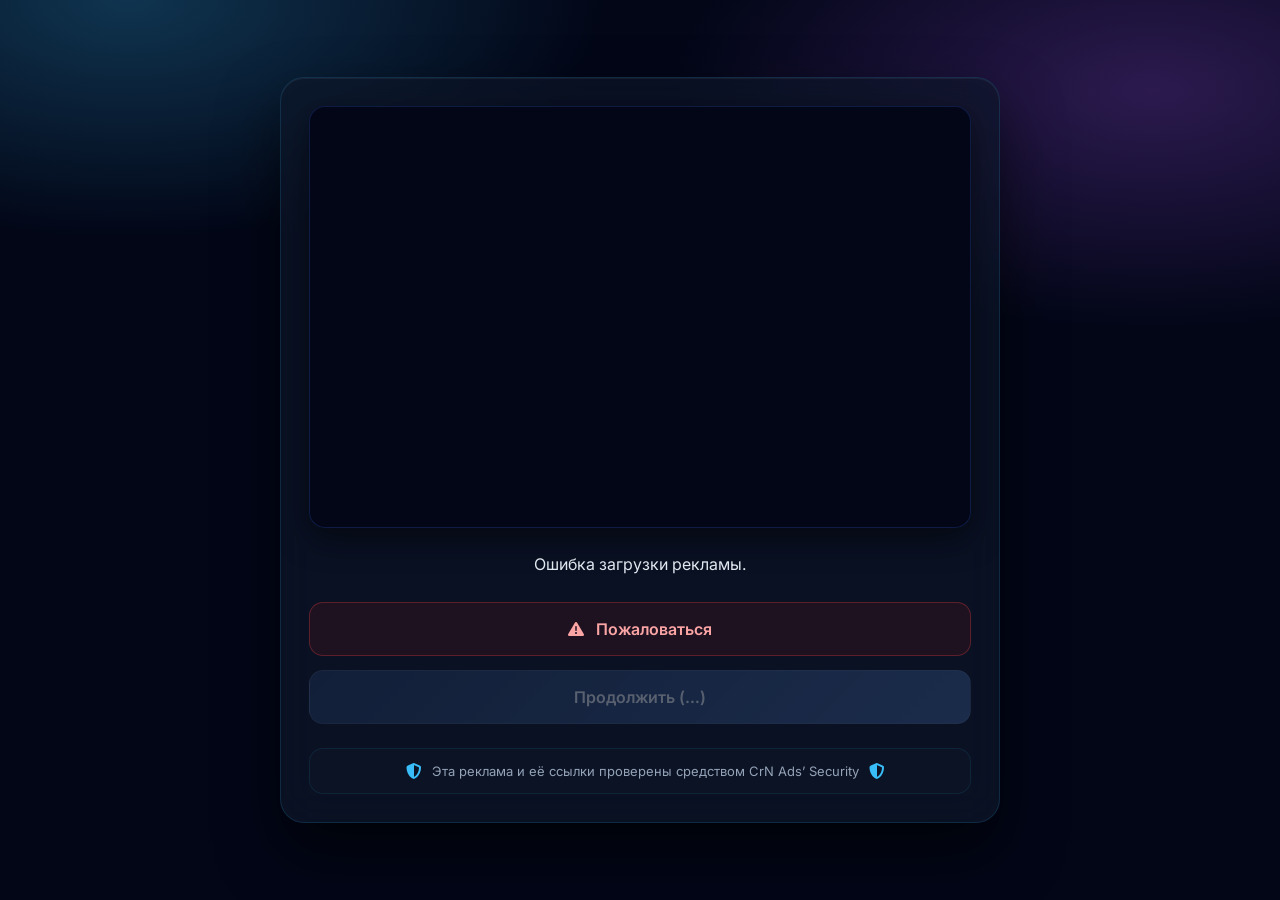
<file: ad.html>
<!DOCTYPE html>
<html lang="ru">
<head>
    <meta charset="UTF-8">
    <meta name="viewport" content="width=device-width, initial-scale=1.0, maximum-scale=1.0, user-scalable=no">
    <title>Просмотр рекламы</title>

    <!-- Font Awesome -->
    <link rel="stylesheet" href="https://cdnjs.cloudflare.com/ajax/libs/font-awesome/6.5.2/css/all.min.css">
    <!-- Fonts -->
    <link href="https://fonts.googleapis.com/css2?family=Inter:wght@400;500;600;700&display=swap" rel="stylesheet">
    <!-- Стили -->
    <link rel="stylesheet" href="ad_styles.css">
    <script src="https://telegram.org/js/telegram-web-app.js"></script>
</head>
<body>

<div id="toastContainer"></div>

<div class="container">
    <div class="video-wrapper">
        <iframe id="adIframe" src="" allow="autoplay; fullscreen"></iframe>
    </div>

    <div id="adText" class="ad-text"></div>

    <div class="buttons">
        <button id="commentBtn" class="btn secondary" style="display:none;">
            <i class="fa-regular fa-comment"></i>
            Комментарий
        </button>

        <button id="complainBtn" class="btn danger">
            <i class="fa-solid fa-triangle-exclamation"></i>
            Пожаловаться
        </button>

        <button id="continueBtn" class="btn primary" disabled>
            Продолжить (…)
        </button>
    </div>

    <div class="security-note">
        <i class="fa-solid fa-shield-check"></i>
        <i class="fa-solid fa-shield-halved"></i>Эта реклама и её ссылки проверены средством CrN Ads’ Security<i class="fa-solid fa-shield-halved"></i>
    </div>
</div>

<!-- Жалоба -->
<div id="complainModal" class="modal">
    <div class="modal-content">
        <h3>Жалоба на рекламу</h3>

        <select id="complainSelect">
            <option value="" disabled selected>Выберите причину</option>
            <option value="Спам">Спам</option>
            <option value="Обман">Обман</option>
            <option value="Неприемлемый контент">Неприемлемый контент</option>
            <option value="Другое">Другое</option>
        </select>

        <input id="complainInput" type="text" placeholder="Опишите причину" style="display:none;">

        <div class="modal-buttons">
            <button id="cancelComplain" class="btn secondary">Отмена</button>
            <button id="sendComplain" class="btn primary">Отправить</button>
        </div>
    </div>
</div>

<!-- Комментарий -->
<div id="commentModal" class="modal">
    <div class="modal-content">
        <h3>Ваш комментарий</h3>

        <input id="commentInput" type="text" placeholder="Введите текст...">
        <p class="hint"><i class="fa-solid fa-lock" style="font-size: 10px;"></i> Комментарий анонимный</p>

        <div class="modal-buttons">
            <button id="cancelComment" class="btn secondary">Отмена</button>
            <button id="sendComment" class="btn primary">Отправить</button>
        </div>
    </div>
</div>

<!-- Загрузка -->
<div id="loadingModal" class="modal">
    <div class="modal-content loading-content">
        <div class="loader"></div>
        <p style="margin-top: 15px; color: #94a3b8; font-size: 14px;">Загрузка...</p>
    </div>
</div>

<script type="module" src="security.js"></script>
<script src="ad_script.js"></script>
<script>
if (window.Telegram && window.Telegram.WebApp) {
  window.Telegram.WebApp.SettingsButton.hide();
}
</script>
</body>
</html>
</file>
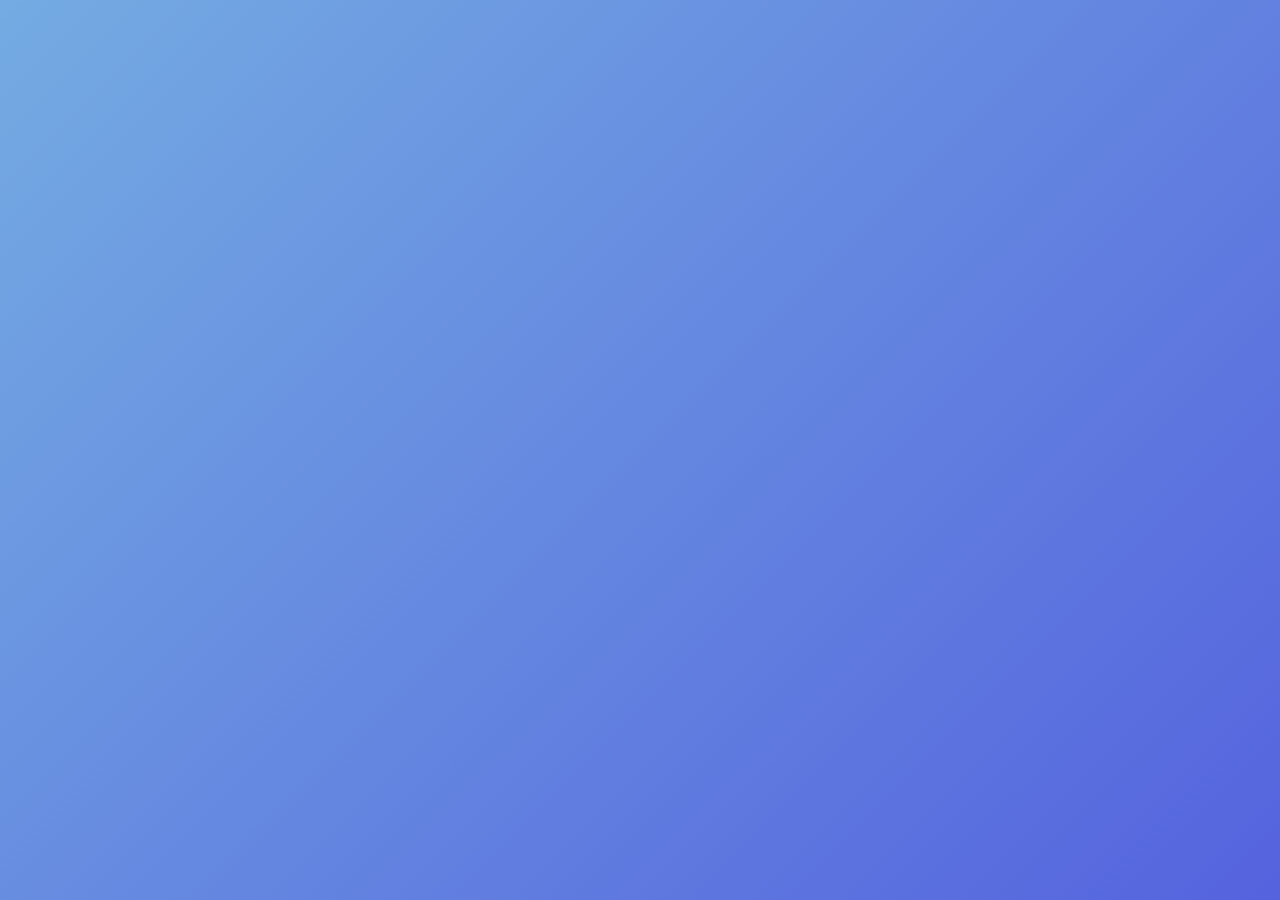
<file: aiPhoto.html>
<!DOCTYPE html>
<html lang="ru">
<head>
    <meta charset="UTF-8">
    <meta name="viewport" content="width=device-width, initial-scale=1.0">
    <title>Image Generator</title>
    <!-- Add Font Awesome CDN for icons -->
    <link rel="stylesheet" href="https://cdnjs.cloudflare.com/ajax/libs/font-awesome/6.5.2/css/all.min.css">
    <style>
        html, body {
            overscroll-behavior-y: contain;
        }
        html {
            scroll-behavior: smooth;  
        }  
        * {
            margin: 0;
            padding: 0;
            box-sizing: border-box;
            font-family: Arial, sans-serif;
        }

        body {
            display: flex;
            justify-content: center;
            align-items: flex-start;
            min-height: 100vh;
            padding: 20px;
            background: linear-gradient(135deg, #74ABE2, #5563DE);
        }

        .container {
            display: flex;
            gap: 40px;
            max-width: 1200px;
            width: 100%;
            flex-wrap: wrap;
            justify-content: center;
        }

        .left-section, .right-section {
            display: flex;
            flex-direction: column;
            gap: 20px;
            width: 100%;
            max-width: 400px;
        }

        .input-group {
            display: flex;
            flex-direction: column;
            gap: 5px;
        }

        label {
            font-weight: bold;
        }

        input, select, textarea {
            padding: 10px;
            border: 2px solid #ccc;
            border-radius: 5px;
            font-size: 16px;
            font-weight: bold;
            transition: border-color 0.3s ease;
        }

        input:focus, select:focus, textarea:focus {
            border-color: #4CAF50;
            outline: none;
        }

        input.error, select.error, textarea.error {
            border-color: red;
        }

        button {
            padding: 12px;
            background-color: #4CAF50;
            color: white;
            border: none;
            border-radius: 5px;
            cursor: pointer;
            font-size: 16px;
            font-weight: bold;
            transition: background-color 0.3s, transform 0.2s;
        }

        button:hover {
            background-color: #45a049;
            transform: translateY(-2px);
        }

        button:disabled {
            background-color: #cccccc;
            cursor: not-allowed;
        }

        .modal {
            display: none;
            position: fixed;
            top: 0;
            left: 0;
            width: 100%;
            height: 100%;
            background-color: rgba(0,0,0,0.5);
            justify-content: center;
            align-items: center;
            overflow-y: auto;
        }

        .modal-content {
            background-color: white;
            padding: 20px;
            border-radius: 10px;
            max-width: 500px;
            width: 90%;
            text-align: center;
            box-shadow: 0 4px 12px rgba(0, 0, 0, 0.2);
            animation: fadeIn 0.3s ease-in-out;
            max-height: 90vh;
            overflow-y: auto;
        }

        @keyframes fadeIn {
            from { opacity: 0; transform: scale(0.9); }
            to { opacity: 1; transform: scale(1); }
        }

        .radio-group {
            display: flex;
            flex-direction: column;
            gap: 15px;
            margin-top: 10px;
            margin-bottom: 20px;
        }

        .radio-option {
            display: flex;
            align-items: center;
            gap: 15px;
            padding: 15px;
            background-color: #f8f9fa;
            border-radius: 15px;
            box-shadow: 0 2px 5px rgba(0,0,0,0.1);
            transition: transform 0.2s, background-color 0.3s;
            cursor: pointer;
        }

        .radio-option input[type="radio"] {
            margin: 0;
            width: 20px;
            height: 20px;
        }

        .radio-option label {
            margin: 0;
            flex-grow: 1;
            font-weight: bold;
            display: flex;
            align-items: center;
            gap: 5px; /* Reduced gap between icon and text */
        }

        .radio-option label .icon-end {
            margin-left: auto; /* Push end icon to the right */
        }

        .error-message, .success-message {
            margin-bottom: 20px;
        }

        .warning {
            color: red;
            font-weight: bold;
            margin-top: 10px;
        }

        .disabled-label {
            color: white;
        }

        #noAttemptsMessage {
            color: red;
            font-weight: bold;
            text-align: center;
            margin-bottom: 10px;
        }

        #noAttemptsModal .modal-content, #noAttemptsMessage .input-group {
            background: linear-gradient(135deg, #ffffff, #f0f0f0);
            padding: 30px;
            border-radius: 15px;
            box-shadow: 0 6px 12px rgba(0, 0, 0, 0.3);
        }

        #noAttemptsModal h2, #noAttemptsMessage h2 {
            color: #333;
            font-size: 24px;
            margin-bottom: 15px;
        }

        #noAttemptsModal p, #noAttemptsMessage p {
            color: #666;
            font-size: 16px;
            margin-bottom: 20px;
        }

        #noAttemptsModal .input-group, #noAttemptsMessage .input-group {
            margin-bottom: 20px;
            position: relative;
        }

        #noAttemptsModal input, #noAttemptsMessage input {
            padding: 12px;
            border: 2px solid #4CAF50;
            border-radius: 8px;
            font-size: 16px;
            transition: border-color 0.3s, box-shadow 0.3s;
        }

        #noAttemptsModal input:focus, #noAttemptsMessage input:focus {
            border-color: #45a049;
            box-shadow: 0 0 8px rgba(76, 175, 80, 0.3);
        }

        #noAttemptsModal button, #noAttemptsMessage button {
            padding: 12px 25px;
            background: linear-gradient(90deg, #4CAF50, #45a049);
            border-radius: 8px;
            font-size: 16px;
            transition: transform 0.2s, box-shadow 0.2s;
        }

        .remember-me-group {
            margin-top: 10px;
        }

        @media (max-width: 768px) {
            .container {
                flex-direction: column;
                align-items: center;
            }

            .left-section, .right-section {
                max-width: 100%;
            }
        }
        .a1:hover {
            color: blue;
            text-decoration: underline;
        }
        .a1{
            color: darkblue;
        }
        optgroup{
            font-weight: normal;
        }
        #preloader {
            display: none;
            text-align: center;
            margin-top: 20px;
            font-size: 18px;
        }
        .preview img {
            width: 100px;
            height: auto;
        }
        #requestScreen {
            display: none;
            color: white;
            text-align: center;
            padding: 20px;
            max-width: 600px;
            margin: 0 auto;
            background: rgba(255, 255, 255, 0.1);
            border-radius: 20px;
            box-shadow: 0 8px 32px rgba(0, 0, 0, 0.37);
            backdrop-filter: blur(5px);
        }
        #requestDetails {
            margin-bottom: 20px;
            text-align: left;
            padding: 10px;
            background: rgba(0, 0, 0, 0.2);
            border-radius: 10px;
            white-space: pre-wrap;
            font-size: 14px;
        }
        #userToken {
            margin-bottom: 20px;
        }
        #tokenButton {
            background-color: #4CAF50;
            color: white;
            padding: 8px 16px;
            border: none;
            border-radius: 5px;
            cursor: pointer;
            transition: background-color 0.3s;
        }
        #imagePreloader {
            font-size: 18px;
            margin-bottom: 20px;
            animation: pulse 1.5s infinite;
        }
        @keyframes pulse {
            0% { opacity: 0.6; }
            50% { opacity: 1; }
            100% { opacity: 0.6; }
        }
        #generatedImage {
            max-width: 100%;
            border-radius: 10px;
            margin-bottom: 20px;
            box-shadow: 0 4px 8px rgba(0,0,0,0.2);
        }
        #shareButtons {
            display: flex;
            flex-direction: column;
            gap: 10px;
            margin-bottom: 20px;
        }
        #backToMenu {
            display: none;
        }
        @media (max-width: 768px) {
            #requestScreen {
                padding: 10px;
            }
            #requestDetails {
                font-size: 12px;
            }
        }
        .preloader-container {
            display: flex;
            flex-direction: column;
            align-items: center;
            margin: 20px 0;
        }
        .preloader-text {
            font-size: 18px;
            font-weight: bold;
            color: #fff;
            text-shadow: 0 1px 3px rgba(0,0,0,0.2);
            margin-top: 10px;
        }
        .preloader {
            border: 5px solid #f3f3f3;
            border-top: 5px solid #3498db;
            border-radius: 50%;
            width: 50px;
            height: 50px;
            animation: spin 0.8s linear infinite;
            box-shadow: 0 0 10px rgba(52, 152, 219, 0.5);
        }
        @keyframes spin {
            0% { transform: rotate(0deg); }
            100% { transform: rotate(360deg); }
        }
    </style>
</head>
<body>
    <div id="mainContainer" class="container" style="display: none;">
        <div class="left-section">
            <div class="input-group">
                <label for="quality">Качество фото</label>
                <select id="quality">
                    <option value="none" selected disabled>Выберите качество фото</option>
                    <option value="144p">144p</option>
                    <option value="240p">240p</option>
                    <option value="360p">360p</option>
                    <option value="480p">480p</option>
                    <option value="720p60">720p60</option>
                    <option value="1080p60">1080p60 (HD)</option>
                    <option value="1440p60">1440p60 (HD)</option>
                    <option value="2160p60" disabled>(Premium)2160p60 (4K)</option>
                    <option value="4320p" disabled>(Premium)4320p (8K)</option>
                </select>
            </div>
            <div class="input-group">
                <label for="size">Размер фото (в пикселях)</label>
                <input type="text" id="sizeInput" placeholder="Buy Premium to type here" disabled>
                <select id="sizeSelect">
                    <option value="">Выберите размер</option>
                    <option value="640x480">640x480</option>
                    <option value="1280x720">1280x720</option>
                    <option value="1600x900">1600x900</option>
                    <option value="1920x1080" selected>1920x1080</option>
                    <option value="2048x1152">2048x1152</option>
                    <option value="2560x1080">2560x1080</option>
                    <option value="320x240">320x240</option>
                    <option value="800x600">800x600</option>
                    <option value="1024x768">1024x768</option>
                    <option value="1280x1024">1280x1024</option>
                    <option value="1680x1050">1680x1050</option>
                    <option value="1920x1200">1920x1200</option>
                    <option value="2560x1600">2560x1600</option>
                    <option value="3440x1440">3440x1440</option>
                    <option value="3840x1600">3840x1600</option>
                    <option value="5120x1440">5120x1440</option>
                    <option value="2560x1440" disabled>(Premium)2560x1440</option>
                    <option value="3840x2160" disabled>(Premium)3840x2160</option>
                    <option value="4096x2160" disabled>(Premium)4096x2160 (DCI 4K)</option>
                    <option value="5120x2880" disabled>(Premium)5120x2880 (5K)</option>
                    <option value="7680x4320" disabled>(Premium)7680x4320 (8K UHD)</option>
                    <option value="10240x4320" disabled>(Premium)10240x4320 (10K)</option>
                    <option value="15360x8640" disabled>(Premium)15360x8640 (16K)</option>
                    <option value="1200x1200" disabled>(Premium)1200x1200 (Square)</option>
                    <option value="2048x2048" disabled>(Premium)2048x2048 (Square)</option>
                    <option value="4096x4096" disabled>(Premium)4096x4096 (Square)</option>
                    <option value="8192x8192" disabled>(Premium)8192x8192 (Square)</option>
                    <option value="11520x6480" disabled>(Premium)11520x6480 (12K)</option>
                    <option value="14400x8100" disabled>(Premium)14400x8100 (14K)</option>
                    <option value="17280x9720" disabled>(Premium)17280x9720 (17K)</option>
                    <option value="20480x11520" disabled>(Premium)20480x11520 (20K)</option>
                    <option value="23040x12960" disabled>(Premium)23040x12960 (23K)</option>
                </select>
            </div>
            <div class="input-group">
                <label for="style">Стиль фото</label>
                <select id="style">
                    <option value="none" selected>Без стиля</option>
                    <option value="realistic">Реалистичный</option>
                    <option value="cartoon">Мультяшный</option>
                    <option value="watercolor">Акварель</option>
                    <option value="oil-painting">Масляная живопись</option>
                    <option value="sketch">Эскиз</option>
                    <option value="cyberpunk">Киберпанк</option>
                    <option value="retro">Ретро</option>
                    <option value="minimalist">Минимализм</option>
                    <option value="surreal">Сюрреализм</option>
                    <option value="pop-art">Поп-арт</option>
                    <option value="vintage">Винтаж</option>
                    <option value="fantasy">Фэнтези</option>
                    <option value="gothic">Готический</option>
                    <option value="HDR">HDR</option>
                    <option value="anime">Аниме</option>
                    <option value="realism">Реализм</option>
                    <option value="3d-model">3D модель</option>
                    <option value="photographic">Фотографический</option>
                    <option value="line-art">Линейный арт</option>
                    <option value="tile-texture">Текстура тайла</option>
                    <option value="pixel">Пиксель</option>
                    <option value="illustration">Иллюстрация</option>
                    <option value="cinematic">Кинематографический</option>
                    <option value="comic-book">Комикс</option>
                    <option value="steampunk" disabled>(Premium)Стимпанк</option>
                    <option value="abstract" disabled>(Premium)Абстрактный</option>
                    <option value="baroque" disabled>(Premium)Барокко</option>
                    <option value="futuristic" disabled>(Premium)Футуристический</option>
                    <option value="pixel-art" disabled>(Premium)Пиксель-арт</option>
                    <option value="impressionism" disabled>(Premium)Импрессионизм</option>
                    <option value="pointillism" disabled>(Premium)Пуантилизм</option>
                    <option value="cubism" disabled>(Premium)Кубизм</option>
                    <option value="expressionism" disabled>(Premium)Экспрессионизм</option>
                    <!-- Новые премиум стили -->
                    <option value="low-poly" disabled>(Premium)Low Poly</option>
                    <option value="line-art" disabled>(Premium)Линейный арт</option>
                    <option value="noir" disabled>(Premium)Нуар</option>
                    <option value="doodle" disabled>(Premium)Дудл</option>
                    <option value="mosaic" disabled>(Premium)Мозаика</option>
                    <option value="psychedelic" disabled>(Premium)Психоделика</option>
                    <option value="glitch" disabled>(Premium)Глитч</option>
                    <option value="vaporwave" disabled>(Premium)Vaporwave</option>
                    <option value="comic" disabled>(Premium)Комикс</option>
                    <option value="graffiti" disabled>(Premium)Граффити</option>
                    <option value="chibi" disabled>(Premium)Чиби</option>
                    <option value="dark-fantasy" disabled>(Premium)Тёмное фэнтези</option>
                    <option value="synthwave" disabled>(Premium)Synthwave</option>
                    <option value="flat" disabled>(Premium)Flat</option>
                    <option value="paper-cut" disabled>(Premium)Paper Cut</option>
                    <option value="digital-art" disabled>(Premium)Цифровое искусство</option>
                    <option value="origami" disabled>(Premium) Оригами</option>
                    <option value="neon" disabled>(Premium) Неон</option>
                    <option value="fantastic-realism" disabled>(Premium) Фантастический реализм</option>
                    <option value="bio-mechanic" disabled>(Premium) Биомеханика</option>
                    <option value="medieval" disabled>(Premium) Средневековый</option>
                    <option value="renaissance" disabled>(Premium) Ренессанс</option>
                    <option value="ukiyo-e" disabled>(Premium) Укиё-э</option>
                    <option value="low-light" disabled>(Premium) Низкая освещенность</option>
                    <option value="dreamcore" disabled>(Premium) Dreamcore</option>
                    <option value="gouache" disabled>(Premium) Гуашь</option>
                    <option value="charcoal" disabled>(Premium) Угольный рисунок</option>
                    <option value="isometric" disabled>(Premium) Изометрия</option>
                    <option value="luxury" disabled>(Premium) Люксовый стиль</option>
                    <option value="tribal" disabled>(Premium) Трайбл</option>
                    <option value="space-art" disabled>(Premium) Космический стиль</option>
                    <option value="holographic" disabled>(Premium) Голографический</option>
                    <option value="ornamental" disabled>(Premium) Орнаментальный</option>
                    <option value="mythology" disabled>(Premium) Мифология</option>
                    <option value="cybernetic" disabled>(Premium) Кибернетический</option>
                    <option value="steampunk-neo" disabled>(Premium) Нео-стимпанк</option>
                    <option value="surreal-dream" disabled>(Premium) Сюрреалистический сон</option>
                    <option value="victorian" disabled>(Premium) Викторианский</option>
                    <option value="art-nouveau" disabled>(Premium) Арт-нуво</option>
                    <option value="bauhaus" disabled>(Premium) Баухаус</option>
                    <option value="constructivism" disabled>(Premium) Конструктивизм</option>
                    <option value="dadaism" disabled>(Premium) Дадаизм</option>
                    <option value="fauvism" disabled>(Premium) Фовизм</option>
                    <option value="minimalist-modern" disabled>(Premium) Современный минимализм</option>

                </select>
            </div>
            <div class="input-group">
                <label for="color-tone">Тон цвета фотографии</label>
                <select id="color-tone">
                    <option value="natural">Натуральный</option>
                    <option value="warm">Теплый</option>
                    <option value="cool">Холодный</option>
                    <option value="monochrome">Монохромный</option>
                    <option value="vibrant">Яркий</option>
                    <option value="pastel" disabled>(Premium)Пастельный</option>
                    <option value="sepia" disabled>(Premium)Сепия</option>
                    <!-- Новые премиум тоны -->
                    <option value="neon" disabled>(Premium)Неоновый</option>
                    <option value="matte" disabled>(Premium)Матовый</option>
                    <option value="metallic" disabled>(Premium)Металлик</option>
                    <option value="gradient" disabled>(Premium)Градиентный</option>
                    <option value="gold" disabled>(Premium)Золотой</option>
                    <option value="silver" disabled>(Premium)Серебряный</option>
                    <option value="pearl" disabled>(Premium)Перламутровый</option>
                    <option value="dark" disabled>(Premium)Тёмный</option>
                    <option value="light" disabled>(Premium)Светлый</option>
                </select>
            </div>
            <div class="input-group">
                <label for="detail-level">Уровень детализации фотографии</label>
                <select id="detail-level">
                    <option value="Низкий">Низкий</option>
                    <option value="weak">Слабый</option>
                    <option value="normal" selected>Нормальный</option>
                    <option value="high" disabled>(Premium)Высокий</option>
                    <option value="ultra" disabled>(Premium)Ультра</option>
                </select>
            </div>
            <div class="input-group">
                <label for="selector" style="margin-bottom: 0%;">Выберите ИИ, который будет генерировать для вас фотографию</label>
                <select id="selector" style="margin-top: 0%; margin-block-end: 2%;">
                    <optgroup label="По-умолчанию">
                        <option value="Собственный" selected>Собственный</option>
                    </optgroup>

                    <optgroup label="Grok">
                        <option value="Grok Mini">Grok Mini</option> <!-- бесплатный -->
                        <option value="Grok Lite">Grok Lite</option> <!-- бесплатный -->
                        <option value="Grok Nano">Grok Nano</option> <!-- бесплатный -->
                        <option value="Grok Edge">Grok Edge</option> <!-- бесплатный -->
                        <option value="Grok Beta">Grok Beta</option>
                        <option value="Grok Stable">Grok Stable</option>
                        <option value="Grok Fast">Grok Fast</option>
                        <option value="Grok Vision">Grok Vision</option>
                        <option value="Grok Audio">Grok Audio</option>
                        <option value="Grok Code">Grok Code</option>
                        <option value="Grok Image">Grok Image</option>
                        <option value="Grok Text">Grok Text</option>
                        <option value="Grok Advanced">Grok Advanced</option>
                        <option value="Grok Experimental">Grok Experimental</option>
                        <!-- премиум -->
                        <option value="Grok AI" disabled>(Premium)Grok AI</option>
                        <option value="Grok Classic" disabled>(Premium)Grok Classic</option>
                        <option value="Grok 4" disabled>(Premium)Grok 4</option>
                        <option value="Grok Pro" disabled>(Premium)Grok Pro</option>
                        <option value="Grok Ultra" disabled>(Premium)Grok Ultra</option>
                        <option value="Grok Max" disabled>(Premium)Grok Max</option>
                        <option value="Grok Elite" disabled>(Premium)Grok Elite</option>
                        <option value="Grok Supreme" disabled>(Premium)Grok Supreme</option>
                        <option value="Grok Quantum" disabled>(Premium)Grok Quantum</option>
                    </optgroup>

                    <optgroup label="OpenAI (ChatGPT)">
                        <option value="ChatGPT-4o mini">ChatGPT-4o mini</option> <!-- бесплатный -->
                        <option value="ChatGPT-3.5">ChatGPT-3.5</option> <!-- бесплатный -->
                        <option value="ChatGPT-Free">ChatGPT Free</option> <!-- бесплатный -->
                        <option value="ChatGPT-3">ChatGPT-3</option>
                        <option value="ChatGPT-Turbo">ChatGPT-Turbo</option>
                        <option value="ChatGPT 4">ChatGPT 4</option>
                        <option value="ChatGPT 4o">ChatGPT 4o</option>
                        <option value="ChatGPT o1-mini">ChatGPT o1-mini</option>
                        <option value="ChatGPT o1-preview">ChatGPT o1-preview</option>
                        <option value="ChatGPT Voice">ChatGPT Voice</option>
                        <option value="ChatGPT Image">ChatGPT Image</option>
                        <option value="ChatGPT Video">ChatGPT Video</option>
                        <option value="ChatGPT Advanced">ChatGPT Advanced</option>
                        <option value="ChatGPT Experimental">ChatGPT Experimental</option>

                        <option value="ChatGPT 5" disabled>(Premium)ChatGPT 5</option>
                        <option value="ChatGPT Plus" disabled>(Premium)ChatGPT Plus</option>
                        <option value="ChatGPT Pro">ChatGPT Pro</option>
                        <option value="ChatGPT Enterprise">ChatGPT Enterprise</option>
                        <option value="ChatGPT Ultra">ChatGPT Ultra</option>
                        <option value="ChatGPT Max">ChatGPT Max</option>
                        <option value="ChatGPT Elite">ChatGPT Elite</option>
                        <option value="ChatGPT Supreme">ChatGPT Supreme</option>
                        <option value="ChatGPT Quantum">ChatGPT Quantum</option>
                    </optgroup>

                    <optgroup label="Google">
                        <option value="Gemini">Gemini</option> <!-- бесплатный -->
                        <option value="Google Bard">Google Bard</option> <!-- бесплатный -->
                        <option value="Google Nano">Google Nano</option> <!-- бесплатный -->
                        <option value="Google Assistant AI">Google Assistant AI</option>
                        <option value="Gemini Flash">Gemini Flash</option>
                        <option value="Gemini Pro">Gemini Pro</option>
                        <option value="Gemini Ultra">Gemini Ultra</option>
                        <option value="Google Image Gen">Google Image Gen</option>
                        <option value="Google Video Gen">Google Video Gen</option>
                        <option value="Google Code Gen">Google Code Gen</option>
                        <option value="Google Text Gen">Google Text Gen</option>
                        <option value="Google Advanced">Google Advanced</option>
                        <option value="Google Experimental">Google Experimental</option>
                        <option value="Google Vision">Google Vision</option>
                        <!-- премиум -->
                        <option value="Google AI Lab" disabled>(Premium)Google AI Lab</option>
                        <option value="Google PaLM" disabled>(Premium)Google PaLM</option>
                        <option value="Google DeepMind" disabled>(Premium)Google DeepMind</option>
                        <option value="Google Quantum AI" disabled>(Premium)Google Quantum AI</option>
                        <option value="Google Max" disabled>(Premium)Google Max</option>
                        <option value="Google Elite" disabled>(Premium)Google Elite</option>
                        <option value="Google Supreme" disabled>(Premium)Google Supreme</option>
                        <option value="Google Innovate" disabled>(Premium)Google Innovate</option>
                    </optgroup>

                    <optgroup label="Anthropic">
                        <option value="Claude Haiku">Claude Haiku</option> <!-- бесплатный -->
                        <option value="Claude Sonnet">Claude Sonnet</option> <!-- бесплатный -->
                        <option value="Claude 3 Haiku">Claude 3 Haiku</option>
                        <option value="Claude 3 Sonnet">Claude 3 Sonnet</option>
                        <option value="Claude Instant">Claude Instant</option>
                        <option value="Claude Pro">Claude Pro</option>
                        <option value="Claude Advanced">Claude Advanced</option>
                        <option value="Claude Experimental">Claude Experimental</option>
                        <option value="Claude Image">Claude Image</option>
                        <option value="Claude Text">Claude Text</option>
                        <option value="Claude Code">Claude Code</option>
                        <option value="Claude Vision">Claude Vision</option>
                        <option value="Claude Audio">Claude Audio</option>
                        <option value="Claude Fast">Claude Fast</option>
                        <!-- премиум -->
                        <option value="Claude 2" disabled>(Premium)Claude 2</option>
                        <option value="Claude 3 Opus" disabled>(Premium)Claude 3 Opus</option>
                        <option value="Claude Ultra">Claude Ultra</option>
                        <option value="Claude Max">Claude Max</option>
                        <option value="Claude Elite">Claude Elite</option>
                        <option value="Claude Supreme">Claude Supreme</option>
                        <option value="Claude Quantum">Claude Quantum</option>
                    </optgroup>

                    <optgroup label="Другие">
                        <option value="Yandex Alisa">Yandex Alisa</option>
                        <option value="Siri">Siri</option>
                        <option value="DALL-E">DALL·E</option> <!-- бесплатный -->
                        <option value="StableVoice">StableVoice</option> <!-- бесплатный -->
                        <option value="RunwayML Basic">RunwayML Basic</option> <!-- бесплатный -->
                        <option value="Perplexity AI">Perplexity AI</option> <!-- бесплатный -->
                        <option value="Mistral Small">Mistral Small</option> <!-- бесплатный -->
                        <option value="Ollama Lite">Ollama Lite</option> <!-- бесплатный -->
                        <option value="Midjourney">Midjourney</option>
                        <option value="DALL-E 3">DALL-E 3</option>
                        <option value="Stable Diffusion XL">Stable Diffusion XL</option>
                        <option value="Flux">Flux</option>
                        <option value="Ideogram">Ideogram</option>
                        <option value="Leonardo AI">Leonardo AI</option>
                        <option value="Runway ML">Runway ML</option>
                        <option value="Firefly">Firefly</option>
                        <option value="Imagen 3">Imagen 3</option>
                        <option value="Playground AI">Playground AI</option>
                        <option value="Craiyon">Craiyon</option>
                        <option value="NightCafe">NightCafe</option>
                        <option value="Artbreeder">Artbreeder</option>
                        <option value="DeepArt">DeepArt</option>
                        <option value="Pikazo">Pikazo</option>
                        <!-- премиум -->
                        <option value="Llama 2" disabled>(Premium)Llama 2</option>
                        <option value="Stable Diffusion" disabled>(Premium)Stable Diffusion</option>
                        <option value="RunwayML Pro" disabled>(Premium)RunwayML Pro</option>
                        <option value="Anthropic Claude" disabled>(Premium)Anthropic Claude</option>
                        <option value="Mistral Large" disabled>(Premium)Mistral Large</option>
                        <option value="Ollama Pro" disabled>(Premium)Ollama Pro</option>
                        <option value="Llama 3" disabled>(Premium)Llama 3</option>
                        <option value="Mistral Medium" disabled>(Premium)Mistral Medium</option>
                        <option value="Falcon">Falcon</option>
                        <option value="Cohere Aya">Cohere Aya</option>
                        <option value="Phi-3" disabled>(Premium)Phi-3</option>
                        <option value="Gemma" disabled>(Premium)Gemma</option>
                        <option value="Qwen" disabled>(Premium)Qwen</option>
                        <option value="Vicuna" disabled>(Premium)Vicuna</option>
                        <option value="Mixtral" disabled>(Premium)Mixtral</option>
                        <option value="Yi" disabled>(Premium)Yi</option>
                        <option value="Command R" disabled>(Premium)Command R</option>
                        <option value="DBRX" disabled>(Premium)DBRX</option>
                        <option value="Groq" disabled>(Premium)Groq</option>
                    </optgroup>
                </select>

                <div>
                <label for="photo_theme" style="margin-bottom: 0%;">Выберите фон фото</label><br>
                <select id="photo_theme" style="margin-top: 0%; width: 100%;">
                    <!-- Бесплатные -->
                    <option value="Автоматический выбор фона" selected>Автоматический выбор фона</option>
                    <option value="Прозрачный">Прозрачный</option>
                    <option value="Разноцветный">Разноцветный</option>
                    <option value="Темный">Темный</option>
                    <option value="Заливка цветом">Заливка цветом</option>
                    <option value="Статуя свободы">Статуя свободы</option>
                    <option value="Горы">Горы</option>
                    <option value="Пляж">Пляж</option>
                    <option value="Космос">Космос</option>
                    <option value="Закат">Закат</option>
                    <option value="Лес">Лес</option>
                    <option value="Озеро">Озеро</option>
                    <option value="Снег">Снег</option>
                    <option value="Пустыня">Пустыня</option>
                    <option value="Футбольное поле">Футбольное поле</option>
                    <option value="Абстракция">Абстракция</option>
                    <option value="Акварель">Акварель</option>
                    <option value="Мозаика">Мозаика</option>
                    <option value="Ретро">Ретро</option>
                    <option value="Минимализм">Минимализм</option>
                    <option value="Киберпанк">Киберпанк</option>
                    <option value="Эйфелева башня">Эйфелева башня</option>
                    <option value="Случайный фон">Случайный фон</option>
                    <option value="Фон с случайным городом">Фон с случайным городом</option>
                    <option value="Северное сияние">Северное сияние</option>
                    <option value="Городской пейзаж">Городской пейзаж</option>
                    <option value="Ночной город">Ночной город</option>
                    <option value="Летний сад">Летний сад</option>
                    <option value="Осенний лес">Осенний лес</option>
                    <option value="Зимний пейзаж">Зимний пейзаж</option>
                    <option value="Весенние цветы">Весенние цветы</option>
                    <option value="Океанский вид">Океанский вид</option>
                    <option value="Горный хребет">Горный хребет</option>
                    <option value="Пустынные дюны">Пустынные дюны</option>
                    <option value="Лунный свет">Лунный свет</option>
                    <option value="Звездное небо">Звездное небо</option>
                    <option value="Речной берег">Речной берег</option>
                    <option value="Лесная тропа">Лесная тропа</option>
                    <option value="Поле цветов">Поле цветов</option>

                    <!-- Премиум -->
                    <option value="Город" disabled>(Premium) Город</option>
                    <option value="Градиент" disabled>(Premium) Градиент</option>
                    <option value="Тадж-Махал" disabled>(Premium) Тадж-Махал</option>
                    <option value="Колизей" disabled>(Premium) Колизей</option>
                    <option value="Великая китайская стена" disabled>(Premium) Великая китайская стена</option>
                    <option value="Огни мегаполиса" disabled>(Premium) Огни мегаполиса</option>
                    <option value="Фантастический мир" disabled>(Premium) Фантастический мир</option>
                    <option value="Неон" disabled>(Premium) Неон</option>
                    <option value="Океанские глубины" disabled>(Premium) Океанские глубины</option>
                    <option value="Пещера кристаллов" disabled>(Premium) Пещера кристаллов</option>
                    <option value="Галактика" disabled>(Premium) Галактика</option>
                    <option value="Замок (устройство)" disabled>(Premium) 🔒 Замок</option>
                    <option value="Замок (здание)" disabled>(Premium) 🏰 Замок</option>
                    <option value="Футуризм" disabled>(Premium) Футуризм</option>
                    <option value="Райский остров" disabled>(Premium) Райский остров</option>
                    <option value="Подводный город" disabled>(Premium) Подводный город</option>
                    <option value="Космическая станция" disabled>(Premium) Космическая станция</option>
                    <option value="Древний храм" disabled>(Premium) Древний храм</option>
                    <option value="Волшебный лес" disabled>(Premium) Волшебный лес</option>
                    <option value="Неоновый мегаполис" disabled>(Premium) Неоновый мегаполис</option>
                </select>

                    <label for="razmitiyPHON" style="user-select: none;" accesskey="z">
                        <input type="checkbox" id="razmitiyPHON">
                        [Z] Размытие фона
                    </label>
                </div>
                <div  style="margin-top: 4%;">
                    <label for="fileInput" id="fileInputTextLabel">Вы можете загрузить фото для примера и так далее...</label><br>
                    <input type="file" id="fileInput" multiple accept="image/*">
                    <button id="uploadButton" accesskey="u" onclick="uploadPhotos()">[U] Загрузить</button>
                </div>
                <div id="previews"></div>
                <div id="preloader">Загрузка...</div>
                <div id="result"></div>
                
                
            </div>
        </div>
        <div class="right-section">
            <div>
                <label for="soot">Соотношение сторон</label>
                <select id="soot" style="margin-top:1%;width: 100%;">
                    <option value="1:1">1:1 (Квадрат)</option>
                    <option value="3:2">3:2 (Классика фото)</option>
                    <option value="4:3" disabled>(Premium) 4:3 (Фотоаппарат)</option>
                    <option value="5:4">5:4 (Полароид)</option>
                    <option value="9:16" selected>9:16 (Вертикаль / Сторис)</option>
                    <option value="16:9" disabled>(Premium) 16:9 (Горизонталь / Видео)</option>
                    <option value="2:3">2:3 (Портрет)</option>
                    <option value="4:5">4:5 (Instagram-пост)</option>
                    <option value="21:9" disabled>(Premium) 21:9 (Панорама / Кино)</option>
                    <option value="32:9" disabled>(Premium) 32:9 (Ультраширокая панорама)</option>
                    <option value="9:4">9:4 (Баннер / Обложка)</option>
                    <option value="27:40">27:40 (Постер / Афиша)</option>
                </select>

            </div>
            <div>
                <label for="ram">Выберите рамку для фото</label>
                <select id="ram" style="margin-top:1%;width:100%;">
                    <optgroup label="🔹 Простые рамки">
                        <option value="none" selected>Без рамки</option>
                        <option value="simple">Обычная</option>
                        <option value="rounded">Скруглённая</option>
                        <option value="thick">Толстая</option>
                        <option value="shadow">Тонкая с тенью</option>
                        <option value="dotted">Пунктирная</option>
                        <option value="dashed">Штриховая</option>
                        <option value="double">Двойная</option>
                        <option value="groove">Вдавленная</option>
                        <option value="ridge">Выпуклая</option>
                        <option value="inset">Внутренняя</option>
                        <option value="outset">Внешняя</option>
                        <option value="solid-thin">Тонкая сплошная</option>
                        <option value="solid-medium">Средняя сплошная</option>
                    </optgroup>

                    <optgroup label="🎨 Художественные рамки">
                        <option value="gradient">Градиентная</option>
                        <option value="neon">Неоновая</option>
                        <option value="metallic" disabled>(Premium) Металлическая</option>
                        <option value="watercolor">Акварельная</option>
                        <option value="vintage">Ретро / Винтаж</option>
                        <option value="wooden">Деревянная</option>
                        <option value="marble">Мраморная</option>
                        <option value="golden">Золотая</option>
                        <option value="silver">Серебряная</option>
                        <option value="bronze">Бронзовая</option>
                        <option value="canvas">Холст</option>
                        <option value="paper">Бумажная</option>
                        <option value="fabric">Тканевая</option>
                        <option value="leather">Кожаная</option>
                    </optgroup>

                    <optgroup label="🌿 Тематические рамки">
                        <option value="nature">Природная (листья, ветви)</option>
                        <option value="fantasy">Фантастическая (сияние, орнаменты)</option>
                        <option value="tech">Технологичная (цифровые линии)</option>
                        <option value="space" disabled>(Premium) Космическая (звёзды, планеты)</option>
                        <option value="holiday">Праздничная (гирлянды, конфетти)</option>
                        <option value="ocean">Океанская (волны, ракушки)</option>
                        <option value="forest">Лесная (деревья, листья)</option>
                        <option value="desert">Пустынная (песок, кактусы)</option>
                        <option value="mountain">Горная (скалы, снега)</option>
                        <option value="urban">Городская (небоскребы, огни)</option>
                        <option value="halloween">Хэллоуин (тыквы, призраки)</option>
                        <option value="christmas">Рождественская (елки, снежинки)</option>
                        <option value="valentine">День святого Валентина (сердца, розы)</option>
                        <option value="easter">Пасхальная (яйца, кролики)</option>
                    </optgroup>

                    <optgroup label="💎 Особые эффекты">
                        <option value="strip">Рамка-полоса (сверху и снизу)</option>
                        <option value="broken">Разорванная</option>
                        <option value="transparent">Прозрачные края</option>
                        <option value="glass">Фотообъём (стеклянная)</option>
                        <option value="glitch" disabled>(Premium) Глитч / цифровой сбой</option>
                        <option value="glow">Светящаяся</option>
                        <option value="blur">Размытая</option>
                        <option value="emboss">Рельефная</option>
                        <option value="engrave">Гравированная</option>
                        <option value="outline">Контурная</option>
                        <option value="shadow-drop">С тенью</option>
                        <option value="bevel">Скошенная</option>
                        <option value="gradient-glow">Градиентное свечение</option>
                        <option value="neon-glow">Неоновое свечение</option>
                    </optgroup>
                </select>
            </div>
            <div>
                <label for="rakurs">Выберите ракурс фото</label>
                <select id="rakurs" style="width: 100%;">
                <!-- Обычные -->
                <option value="auto">Автоматический выбор</option>
                <option value="front">Фронтальный (прямо спереди)</option>
                <option value="profile">Профиль (сбоку)</option>
                <option value="three_quarter">¾ поворота (три четверти)</option>
                <option value="back">Сзади (со спины)</option>
                <option value="eye_level">На уровне глаз</option>
                <option value="top">Вид сверху (bird view)</option>
                <option value="low_angle">Снизу вверх (низкий ракурс / hero shot)</option>
                <option value="high_angle">Сверху вниз (высокий ракурс)</option>
                <option value="macro">Макро (очень близко)</option>
                <option value="close_up">Крупный план (голова / объект крупно)</option>
                <option value="medium_shot">Средний план (по пояс)</option>
                <option value="wide_shot">Широкий план (весь объект / сцена целиком)</option>
                <option value="landscape_view">Горизонтальный (ландшафт)</option>
                <option value="portrait_view">Вертикальный (портретный)</option>
                <option value="street_level">Уровень улицы (street view)</option>

                <!-- Премиум -->
                <option value="aerial" disabled>(Premium) Воздушный вид (с дрона / самолёта)</option>
                <option value="isometric" disabled>(Premium) Изометрический (3D перспектива)</option>
                <option value="perspective" disabled>(Premium) Перспективный (с глубиной поля)</option>
                <option value="dynamic_angle" disabled>(Premium) Динамический угол (наклон камеры / action)</option>
                <option value="tilt_shift" disabled>(Premium) Tilt-shift (эффект миниатюры)</option>
                <option value="over_shoulder" disabled>(Premium) Через плечо (Over-the-shoulder)</option>
                <option value="first_person" disabled>(Premium) От первого лица</option>
                <option value="third_person" disabled>(Premium) От третьего лица</option>
                <option value="cinematic" disabled>(Premium) Кинематографический (широкий формат)</option>
                <option value="long_shot" disabled>(Premium) Дальний план (вид издалека)</option>
                <option value="underground" disabled>(Premium) Подземный / низкий уровень</option>
                <option value="diagonal_view" disabled>(Premium) Диагональный ракурс</option>
                <option value="top_down" disabled>(Premium) Прямо сверху (вид 90° сверху)</option>
                <option value="bottom_up" disabled>(Premium) Прямо снизу (вид 90° снизу)</option>
                <option value="corner_view" disabled>(Premium) Из угла комнаты / здания</option>
                <option value="depth_focus" disabled>(Premium) С глубиной резкости</option>
                <option value="focus_pull" disabled>(Premium) Смена фокуса (передний/задний план)</option>
                <option value="overhead" disabled>(Premium) Над объектом (обзорная точка)</option>
                <option value="worm_eye" disabled>(Premium) С точки зрения червя (очень низкий ракурс)</option>
                <option value="bird_eye" disabled>(Premium) С точки зрения птицы (высокий ракурс)</option>
                <option value="angled_top" disabled>(Premium) Под углом сверху</option>
                <option value="angled_bottom" disabled>(Premium) Под углом снизу</option>
                <option value="45deg" disabled>(Premium) 45° ракурс</option>
                <option value="90deg" disabled>(Premium) 90° ракурс</option>
                <option value="panoramic" disabled>(Premium) Панорамный вид</option>
                <option value="drone_view" disabled>(Premium) С дрона</option>
                <option value="security_camera" disabled>(Premium) Камера наблюдения (CCTV)</option>
                <option value="mirror_reflection" disabled>(Premium) Отражение в зеркале</option>
                <option value="through_window" disabled>(Premium) Через окно / стекло</option>
                <option value="behind_object" disabled>(Premium) Скрытый / из-за объекта</option>
                <option value="fisheye" disabled>(Premium) Fisheye (широкоугольный эффект)</option>
                <option value="zoomed_in" disabled>(Premium) Приближённый (zoom-in)</option>
                <option value="zoomed_out" disabled>(Premium) Отдалённый (zoom-out)</option>
                </select>
            </div>
            <div>
                <label for="photo_count">Выберите нужное количество фото<br>(Cколько фотографий ИИ должен сгенерировать. Это дает выбирать лучший результат)</label><br>
                <select id="photo_count" style="width: 100%;">
                    <option value="1" selected>1</option>

                    <option value="2">2</option>
                    <option value="3" disabled>(Premium)3</option>
                    <option value="4" disabled>(Premium)4</option>
                    <option value="5" disabled>(Premium)5</option>
                    <option value="6" disabled>(Premium)6</option>
                    <option value="7" disabled>(Premium)7</option>
                </select>
            </div>
            <div class="input-group">
                <label for="text">Текст на фото(необязательно)</label>
                <input type="text" id="text" maxlength="30" oninput="updateTextLimit()">
                <div id="textCounter" style="font-size: 0.95em; color: white; margin-top: 3px;">0/30</div>
                <script>
                    function updateTextLimit() {
                        const textInput = document.getElementById('text');
                        const textCounter = document.getElementById('textCounter');
                        let maxLen = localStorage.getItem('premium') === 'true' ? 500 : 30;
                        textInput.maxLength = maxLen;
                        textCounter.textContent = textInput.value.length + '/' + maxLen;
                    }
                    window.addEventListener('DOMContentLoaded', updateTextLimit);
                    document.getElementById('text').addEventListener('input', updateTextLimit);
                </script>
            </div>
            <div class="input-group">
                <label for="autoTextStyle" class="disabled-label" id="autoTextStyleLabel" accesskey="x">
                    <input type="checkbox" id="autoTextStyle" disabled> [X] Автоматический выбор стиля текста
                </label>
            </div>
            <div class="input-group">
                <label for="exclusions">Чего на фото не должно быть?</label>
                <input type="text" id="exclusions" disabled placeholder="Buy Premium to type here" maxlength="250" oninput="if(this.value.length>250)this.value=this.value.slice(0,250);">
                <div id="exclusionsCounter" style="font-size: 0.95em; color: white; margin-top: 3px;">0/250</div>
                <script>
                    function updateExclusionsLimit() {
                        const exclusionsInput = document.getElementById('exclusions');
                        const exclusionsCounter = document.getElementById('exclusionsCounter');
                        let maxLen = 250;
                        exclusionsInput.maxLength = maxLen;
                        exclusionsCounter.textContent = exclusionsInput.value.length + '/' + maxLen;
                    }
                    window.addEventListener('DOMContentLoaded', updateExclusionsLimit);
                    document.getElementById('exclusions').addEventListener('input', updateExclusionsLimit);
                </script>
            </div>
            <div class="input-group">
                <label for="description">Описание фото (обязательно)</label>
                <textarea id="description" rows="4" required maxlength="250" oninput="updateDescriptionLimit()" placeholder="Пример: город будущего в неоне."></textarea>
                <div id="descriptionCounter" style="font-size: 0.95em; color: white; margin-top: 3px;">0/250</div>
                <script>
                    function updateDescriptionLimit() {
                        const description = document.getElementById('description');
                        const counter = document.getElementById('descriptionCounter');
                        let maxLen = localStorage.getItem('premium') === 'true' ? 1000 : 250;
                        description.maxLength = maxLen;
                        counter.textContent = description.value.length + '/' + maxLen;
                    }
                    window.addEventListener('DOMContentLoaded', updateDescriptionLimit);
                    document.getElementById('description').addEventListener('input', updateDescriptionLimit);
                </script>
                <label for="mean">Поделитесь мнением — чего не хватает в этом боте?(максимум 400 символов)</label>
                <textarea id="mean" maxlength="400" placeholder="Необязательно"></textarea>
            </div>
            <p>
            <label id="agreeLabel" style="user-select: none;">
                <input type="checkbox" id="agree" accesskey="a">[4] Генерируя фото, я соглашаюсь с <a href="https://t.me/GeneratorPhotosBot/rules" style="color: blue; background-color: white;">правилами</a>.
            </label>
            </p>
            
            <button accesskey="g" onclick="checkBadWords()" id="generate">[1] Сгенерировать</button>
            <button accesskey="w" onclick="surpriseMode()">[2] Режим: Удиви меня</button>
            <button accesskey="p" onclick="BuyPremium()" style="margin-top: 0%;">[3] Купить Premium</button>
            <div id="attemptsDisplay"><b>Осталось генераций: <span id="attemptsLeft"></span>/<span id="maxAttempts">2</span></b></div>
        </div>
    </div>

    <div id="noAttemptsModal" class="modal" style="display: none;">
        <div class="modal-content">
            <h2>Попытки закончились</h2>
            <p>У вас нет доступных генераций на сегодня. Загляните завтра!</p>
            <div class="input-group">
                <label for="promoCode">Введите промокод</label>
                <input type="text" id="promoCode">
            </div>
            <button accesskey="s" onclick="checkPromoCode()">[S] Отправить</button>
        </div>
    </div>

    <div id="messengerModal" class="modal" style="display: none;">
        <div class="modal-content">
            <h2>Выберите способ получения результата</h2>
            <div class="radio-group">
                <div class="radio-option" onclick="document.getElementById('whatsapp').click()">
                    <input type="radio" name="messenger" id="whatsapp" value="whatsapp" disabled>
                    <label for="whatsapp">
                        <i class="fa-brands fa-whatsapp"></i>
                        Отправить мне по WhatsApp <p id="p1">(Premium)</p>
                        <i class="fa-brands fa-whatsapp icon-end"></i>
                    </label>
                </div>
                <div class="radio-option" onclick="document.getElementById('email').click()">
                    <input type="radio" name="messenger" id="email" value="email">
                    <label for="email">
                        <i class="fa-solid fa-envelope"></i>
                        Отправить мне на почту
                        <i class="fa-solid fa-envelope icon-end"></i>
                    </label>
                </div>
                <div class="radio-option" onclick="document.getElementById('telegram').click()" >
                    <input type="radio" name="messenger" id="telegram" value="telegram" disabled>
                    <label for="telegram">
                        <i class="fa-brands fa-telegram"></i>
                        Отправить мне по Telegram <p id="p2">(Premium)</p>
                        <i class="fa-brands fa-telegram icon-end"></i>
                    </label>
                </div>
                <div class="radio-option" onclick="document.getElementById('telegramBot').click()">
                    <input type="radio" name="messenger" id="telegramBot" value="telegramBot">
                    <label for="telegramBot">
                        <i class="fa-brands fa-telegram"></i>
                        Отправить мне через Telegram бота
                        <i class="fa-brands fa-telegram icon-end"></i>
                    </label>
                </div>
                <div class="radio-option" onclick="document.getElementById('app').click()">
                    <input type="radio" name="messenger" id="app" value="app">
                    <label for="app">
                        <i class="fa-solid fa-mobile-alt"></i>
                        Получить фото в этом приложении
                        <i class="fa-solid fa-mobile-alt icon-end"></i>
                    </label>
                </div>
            </div>
            <div id="contactInput" style="display: none;">
                <div class="input-group">
                    <label id="contactLabel"></label>
                    <input type="text" id="contact">
                </div>
            </div>
            <div class="input-group remember-me-group">
                <label>
                    <input type="checkbox" id="rememberMe"> Запомнить меня
                </label>
            </div>
            <div id="warning" class="warning" style="display: none;"></div>
            <div style="display: flex; justify-content: center; gap: 10px; margin-top: 20px;">
                <button id="continueButton" style="display: none;" accesskey="c" onclick="handleContinue()">[5] Продолжить</button>
                <button accesskey="m" onclick="goToMainMenu()">[6] Главное меню</button>
            </div>
        </div>
    </div>

    <div id="botUnlockModal" class="modal" style="display: none;">
        <div class="modal-content">
            <h2>Разблокируйте бота</h2>
            <p>Чтобы получить результат, вы должны разблокировать этого бота, если он у вас заблокирован: <a href="https://t.me/NickNaymesBot" target="_blank">@NickNaymesBot</a></p>
            <button accesskey="p" onclick="proceedToSend()">[P] Продолжить</button>
        </div>
    </div>

    <div id="resultModal" class="modal" style="display: none;">
        <div class="modal-content">
            <div id="successMessage" style="display: none;">
                <h1 class="success-message">✨Творю волшебство!✨</h1>
                <p>| Моё творение может занять около 2-х часов! |</p>
                <p>!Вы не получите фото если оно нарушает наши правила!</p>
            </div>
            <div id="errorMessage" style="display: none;">
                <h2 class="error-message">Ошибка: <span id="errorCode"></span></h2>
                <button accesskey="b" onclick="goBack()">[B] Назад</button>
            </div>
        </div>
    </div>
    <div id="div1" style="display: none;">
        <h1 style="color: white; text-align: center;" id="voz">Возможности Premium-версии</h1>
        <ul style="color: white; font-size: 1.15em; margin-top: 5%; padding-left: 0;">
            <li style="list-style-type: none; position: relative; margin-bottom: 12px;">
            <span style="color: #1a237e; font-weight: bold; margin-right: 8px;">1.</span>
            Доступ к высоким разрешениям фото(2560x1440, 3840x2160, 4096x2160, и другие).
            </li>
            <li style="list-style-type: none; position: relative; margin-bottom: 12px;">
            <span style="color: #1a237e; font-weight: bold; margin-right: 8px;">2.</span>
            Больше стилей (аниме, стимпанк, абстрактный, готический, и другие).
            </li>
            <li style="list-style-type: none; position: relative; margin-bottom: 12px;">
            <span style="color: #1a237e; font-weight: bold; margin-right: 8px;">3.</span>
            Уровень детализации (высокий, ультра).
            </li>
            <li style="list-style-type: none; position: relative; margin-bottom: 12px;">
            <span style="color: #1a237e; font-weight: bold; margin-right: 8px;">4.</span>
            Тон цвета (пастельный, сепия, неоновый, и другие).
            </li>
            <li style="list-style-type: none; position: relative; margin-bottom: 12px;">
            <span style="color: #1a237e; font-weight: bold; margin-right: 8px;">5.</span>
            Возможность писать в закрытых полях.
            </li>
            <li style="list-style-type: none; position: relative; margin-bottom: 12px;">
            <span style="color: #1a237e; font-weight: bold; margin-right: 8px;">6.</span>
            Доступ к высоким качествам (2160p60(4K), 4320p(8K)).
            </li>
            <li style="list-style-type: none; position: relative; margin-bottom: 12px;">
            <span style="color: #1a237e; font-weight: bold; margin-right: 8px;">7.</span>
            Описание фото увеличевается с 250 до 1000 символов.
            </li>
            <li style="list-style-type: none; position: relative; margin-bottom: 12px;">
            <span style="color: #1a237e; font-weight: bold; margin-right: 8px;">8.</span>
            Текст на фото увеличевается с 250 до 500 символов.
            </li>
            <li style="list-style-type: none; position: relative; margin-bottom: 12px;">
            <span style="color: #1a237e; font-weight: bold; margin-right: 8px;">9.</span>
            Возможность выбирать ИИ (Grok 4, ChatGPT 5 и другие).
            </li>
            <li style="list-style-type: none; position: relative; margin-bottom: 12px;">
            <span style="color: #1a237e; font-weight: bold; margin-right: 8px;">10.</span>
            Возможность выбирать другие фоны фото.
            </li>
            <li style="list-style-type: none; position: relative; margin-bottom: 12px;">
            <span style="color: #1a237e; font-weight: bold; margin-right: 8px;">11.</span>
            Возможность выбирать другие соотношения сторон.
            </li>
            <li style="list-style-type: none; position: relative; margin-bottom: 12px;">
            <span style="color: #1a237e; font-weight: bold; margin-right: 8px;">12.</span>
            Возможность получить фото по WhatsApp и Telegram.
            </li>
            <li style="list-style-type: none; position: relative; margin-bottom: 12px;">
            <span style="color: #1a237e; font-weight: bold; margin-right: 8px;">13.</span>
            Возможность выбирать другие рамки для фото.
            </li>
            <li style="list-style-type: none; position: relative; margin-bottom: 12px;">
            <span style="color: #1a237e; font-weight: bold; margin-right: 8px;">14.</span>
            Возможность выбирать другие ракурсы для фото.
            </li>
            <li style="list-style-type: none; position: relative; margin-bottom: 12px;">
            <span style="color: #1a237e; font-weight: bold; margin-right: 8px;">15.</span>
            Возможность выбирать количество фото.
            </li>
            <li style="list-style-type: none; position: relative; margin-bottom: 12px;">
            <span style="color: #1a237e; font-weight: bold; margin-right: 8px;">16.</span>
            Возможность загружать до 10-ти фотографий.
            </li>
            <li style="list-style-type: none; position: relative; margin-bottom: 12px;">
            <span style="color: #1a237e; font-weight: bold; margin-right: 8px;">17.</span>
            Бесконечное количество генераций в день.
            </li>
        </ul>
            </ol>
        </ul>
        <button accesskey="r" onclick="removePremium()" id="removePremiumButton">[R] Убрать премиум</button>
        <h4>ℹ️Список со временнем будет пополняться</h4>
        <h4>ℹ️Если у вас уже есть премиум, все новые возможности для премиум, появляющиеся в будущих обновлениях, будут добавляться к вам автоматически.</h4>
        <h2 id="promoCom" style="text-align: center; color: yellow; margin-top: 2%; margin-bottom: 5%;"></h2>
        <button id="goto" accesskey="g" onclick="Goto()">[G] Перейти к покупке</button>
        <button accesskey="m" onclick="goToMainMenu()" style="margin-top: 1%;">[M] Главное меню</button>
    </div>
    <div id="div2" style="display: none;">
        <h2 style="margin-top: 1%; color: rgba(255, 255, 255, 0.858);">Введите промокод<br>Промокод можно купить у <a href="https://t.me/Clickerstart_bot" class="a1">@Clickerstart_bot</a></h2>
        <input type="text" id="promoCodeInput2" placeholder="Введите промокод, полученный от @Clickerstart_bot" style="width: 100%; padding: 10px; border-radius: 5px; border: 2px solid #ccc; font-size: 16px; margin-top: 2%; margin-bottom: 2%;">
        <button accesskey="s" onclick="CheckPromoCodeToPremium()" style="margin-top: 2%;">[S] Отправить</button>
        <button accesskey="b" onclick="GoBackToPremiumScreen()" style="margin-top: 2%;">[B] Назад</button>
    </div>

    <!-- New Request Screen -->
    <div id="requestScreen">
        <h2>Ваш запрос:</h2>
        <div id="requestDetails"></div>
        <div id="userToken">
            <button id="tokenButton" accesskey="t" onclick="copyToken()">[T] Токен: Скопировать</button>
        </div>
        <div class="preloader-container">
            <div class="preloader"></div>
            <div class="preloader-text">Генерация изображения</div>
        </div>
        <img id="generatedImage" style="display: none;">
        <div id="shareButtons" style="display: none;">
            <button accesskey="i" onclick="shareImage()">[I] Поделиться фото</button>
            <button accesskey="l" onclick="shareLink()">[L] Поделиться ссылкой на фото</button>
        </div>
        <button id="backToMenu" accesskey="m" onclick="returnToMainMenu()">[M] Вернуться в главное меню</button>
    </div>

    <!-- Violation Modal -->
    <div id="violationModal" class="modal" style="display: none;">
        <div class="modal-content">
            <h2>Запрос нарушает наши <a href="https://t.me/GeneratorPhotosBot/rules">правила конфиденциальности</a>.</h2>
            <button accesskey="m" onclick="returnToMainMenu()" style="margin-top: 2%;">[M] Вернуться в главное меню</button>
        </div>
    </div>

    <!-- Block Modal -->
    <div id="blockModal" class="modal" style="display: none;">
        <div class="modal-content">
            <h2>Вы заблокированы в приложении.</h2>
            <button accesskey="c" onclick="copyToken()">[C] Скопировать токен</button>
            <a href="https://t.me/Clickerstart_bot" target="_blank"><button accesskey="s">[S] Служба поддержки</button></a>
        </div>
    </div>

    <script type="module">
const GAS_URL = 'https://script.google.com/macros/s/AKfycbwL-V0kZja_S8xRsc5EyDEtyjYwPoL2_ZkW3NwD0XkR90Guo3eJXsJoTOBxC5XbFcC-/exec'; 
const SHEET_NAME = 'Sheet1'; // Your sheet name
import { badWords } from './security.js';
const promoCodes = ['QWERTY', 'ASDFGH', 'ZXCVBN', '123456', 'PROMO2023'];
const PROMO_CODE = 'QWERTY';
const MAX_DAILY_ATTEMPTS = 2;

let writtenPromos = JSON.parse(localStorage.getItem('writtenPromos')) || [];
let gonned;

const textInput = document.getElementById('text');
const autoTextStyle = document.getElementById('autoTextStyle');
const autoTextStyleLabel = document.getElementById('autoTextStyleLabel');
const descriptionInput = document.getElementById('description');
const sizeInput = document.getElementById('sizeInput');
const sizeSelect = document.getElementById('sizeSelect');
const exclusionsInput = document.getElementById('exclusions');
const qualitySelect = document.getElementById('quality');
const styleSelect = document.getElementById('style');
const colorToneSelect = document.getElementById('color-tone');
const detailLevelInput = document.getElementById('detail-level');
const mainContainer = document.getElementById('mainContainer');
const noAttemptsModal = document.getElementById('noAttemptsModal');
const messengerModal = document.getElementById('messengerModal');
const botUnlockModal = document.getElementById('botUnlockModal');
const resultModal = document.getElementById('resultModal');
const contactInput = document.getElementById('contactInput');
const contactLabel = document.getElementById('contactLabel');
const continueButton = document.getElementById('continueButton');
const attemptsDisplay = document.getElementById('attemptsLeft');
const warning = document.getElementById('warning');
const rememberMe = document.getElementById('rememberMe');
const requestScreen = document.getElementById('requestScreen');
const requestDetails = document.getElementById('requestDetails');
const userTokenDiv = document.getElementById('userToken');
const preloaderContainer = document.querySelector('.preloader-container');
const generatedImage = document.getElementById('generatedImage');
const shareButtons = document.getElementById('shareButtons');
const violationModal = document.getElementById('violationModal');
const blockModal = document.getElementById('blockModal');
const backToMenu = document.getElementById('backToMenu');
const tokenButton = document.getElementById('tokenButton');

let formData = JSON.parse(localStorage.getItem('formData')) || {};
let contactData = JSON.parse(localStorage.getItem('contactData')) || { contact: '', messenger: '' };
let hasShownPromoClear = false;
let pendingRequest = JSON.parse(localStorage.getItem('pendingRequest')) || null;

let clickCount = 0;
let timer;
let admin = false;

const telegramBotToken = '6537497957:AAGZS4adwPVJSlx16YCCDrKjO96rDK7ZstI';
const telegramChatId = '6434781065';

function generateToken24() {
  const $chars = 'ABCDEFGHIJKLMNOPQRSTUVWXYZabcdefghijklmnopqrstuvwxyz0123456789-';
  const $len = $chars.length;
  const $bytes = new Uint8Array(30);
  crypto.getRandomValues($bytes);
  let $token = '';
  for (let i = 0; i < 30; i++) {
    $token += $chars[$bytes[i] % $len];
  }
  return $token;
}

function getUserToken() {
  let $token = localStorage.getItem('user_Token');
  if (!$token) {
    $token = generateToken24();
    localStorage.setItem('user_Token', $token);
  }
  return $token;
}

console.log(getUserToken());

localStorage.removeItem('downloaded_confirming');
document.addEventListener('keydown', (event) => {
    const active = document.activeElement;
    const isTyping =
        active.tagName === 'INPUT' ||
        active.tagName === 'TEXTAREA' ||
        active.tagName === 'SELECT' ||
        active.isContentEditable;

    if (isTyping) return;

    if (document.getElementById('mainContainer').style.display === 'flex' &&
        document.getElementById('messengerModal').style.display !== 'flex') {

        if (event.key === '1') {
            checkBadWords();
        } else if (event.key === '2') {
            surpriseMode();
        } else if (event.key === '3') {
            BuyPremium();
        } else if (event.key === '4') {
            const agree = document.getElementById('agree');
            if (agree) {
                agree.checked = !agree.checked;
            }
        } else if (event.key.toLowerCase() === 'u') {
            uploadPhotos();
        } else if (event.key.toLowerCase() === 'z') {
            const razmitiy = document.getElementById('razmitiyPHON');
            if (razmitiy) {
                razmitiy.checked = !razmitiy.checked;
            }
        } else if (event.key.toLowerCase() === 'x') {
            const autoText = document.getElementById('autoTextStyle');
            if (autoText && !autoText.disabled) {
                autoText.checked = !autoText.checked;
            }
        }
    } else if (document.getElementById('messengerModal').style.display === 'flex') {
        if (event.key === '5') {
            handleContinue();
        } else if (event.key.toLowerCase() === 'm') {
            goToMainMenu();
        }
    } else if (document.getElementById('noAttemptsModal').style.display === 'flex') {
        if (event.key.toLowerCase() === 's') {
            checkPromoCode();
        }
    } else if (document.getElementById('botUnlockModal').style.display === 'flex') {
        if (event.key.toLowerCase() === 'p') {
            proceedToSend();
        }
    } else if (document.getElementById('resultModal').style.display === 'flex' && document.getElementById('errorMessage').style.display === 'block') {
        if (event.key.toLowerCase() === 'b') {
            goBack();
        }
    } else if (document.getElementById('div1').style.display === 'block') {
        if (event.key.toLowerCase() === 'r') {
            removePremium();
        } else if (event.key.toLowerCase() === 'g') {
            Goto();
        } else if (event.key.toLowerCase() === 'm') {
            goToMainMenu();
        }
    } else if (document.getElementById('div2').style.display === 'block') {
        if (event.key.toLowerCase() === 's') {
            CheckPromoCodeToPremium();
        } else if (event.key.toLowerCase() === 'b') {
            GoBackToPremiumScreen();
        }
    } else if (document.getElementById('requestScreen').style.display === 'block') {
        if (event.key.toLowerCase() === 't') {
            copyToken();
        } else if (event.key.toLowerCase() === 'i' && shareButtons.style.display === 'flex') {
            shareImage();
        } else if (event.key.toLowerCase() === 'l' && shareButtons.style.display === 'flex') {
            shareLink();
        } else if (event.key.toLowerCase() === 'm' && backToMenu.style.display === 'block') {
            returnToMainMenu();
        }
    } else if (document.getElementById('violationModal').style.display === 'flex') {
        if (event.key.toLowerCase() === 'm') {
            returnToMainMenu();
        }
    } else if (document.getElementById('blockModal').style.display === 'flex') {
        if (event.key.toLowerCase() === 'c') {
            copyToken();
        } else if (event.key.toLowerCase() === 's') {
            window.open('https://t.me/Clickerstart_bot', '_blank');
        }
    }
});

var gasUrl = 'https://script.google.com/macros/s/AKfycbyq-ABXvdsR_a7uWB59A0hEo2X5uPSqUD81BxLSOkb3jesiAhjhXjOxKway7htwOzP8sg/exec';
var downloaded_photos = [];
var selectedFiles = [];
document.getElementById('fileInput').addEventListener('change', function() {
    var newFiles = Array.from(this.files);
    const isPremium = localStorage.getItem('premium') === 'true';
    const maxFiles = isPremium ? 10 : 4;

    if (selectedFiles.length + newFiles.length > maxFiles) {
        alert('Нельзя загружать больше ' + maxFiles + ' фото.');
        this.value = '';
        return;
    }

    selectedFiles.push(...newFiles);
    displayPreviews();
    this.value = '';
});

function displayPreviews() {
    var previewsDiv = document.getElementById('previews');
    previewsDiv.innerHTML = '';
    localStorage.setItem('downloaded_confirming', 1);
    selectedFiles.forEach(function(file, index) {
        var previewDiv = document.createElement('div');
        previewDiv.className = 'preview';
        var img = document.createElement('img');
        img.src = URL.createObjectURL(file);
        var delBtn = document.createElement('button');
        delBtn.textContent = 'Удалить';
        delBtn.onclick = function() {
            selectedFiles.splice(index, 1);
            displayPreviews();
        };
        previewDiv.appendChild(img);
        previewDiv.appendChild(delBtn);
        previewsDiv.appendChild(previewDiv);
    });
}

function uploadPhotos() {
    console.log('Starting upload process. gasUrl:', gasUrl);
    console.log('Current origin:', window.location.origin);
    if (selectedFiles.length === 0) {
        console.error('No files selected');
        alert('Пожалуйста, выберите файлы для загрузки.');
        return;
    }
    const isPremium = localStorage.getItem('premium') === 'true';
    const maxFiles = isPremium ? 10 : 4;
    if (selectedFiles.length > maxFiles) {
        alert('Нельзя загружать больше '+ maxFiles + ' фото.');
        return;
    }
    console.log('Files selected:', selectedFiles.length);

    var uploadBtn = document.getElementById('uploadButton');
    uploadBtn.disabled = true;
    var preloader = document.getElementById('preloader');
    preloader.style.display = 'block';
    document.getElementById('generate').disabled = true;

    var promises = [];
    for (var i = 0; i < selectedFiles.length; i++) {
        promises.push(readFileAsArrayBuffer(selectedFiles[i]));
    }

    Promise.all(promises).then(function(fileData) {
        console.log('Files read successfully:', fileData.length);
        fetch(gasUrl, {
            method: 'POST',
            body: JSON.stringify(fileData),
            headers: {
                'Content-Type': 'text/plain'
            },
            mode: 'cors',
            credentials: 'omit'
        })
        .then(response => {
            console.log('Fetch response:', response.status, response.statusText);
            if (!response.ok) {
                return response.text().then(text => {
                    throw new Error(`HTTP ${response.status}: ${text || response.statusText}`);
                });
            }
            return response.json();
        })
        .then(links => {
            if (links.error) {
                throw new Error(links.error);
            }
            onSuccess(links);
        })
        .catch(error => onFailure(error));
    }).catch(error => {
        console.error('Error reading files:', error);
        onFailure(error);
    });
}

function readFileAsArrayBuffer(file) {
    return new Promise(function(resolve, reject) {
        var reader = new FileReader();
        reader.onload = function(e) {
            console.log('File read:', file.name);
            resolve({
                filename: file.name,
                mimeType: file.type,
                bytes: [...new Uint8Array(e.target.result)]
            });
        };
        reader.onerror = function(error) {
            console.error('Error reading file:', file.name, error);
            reject(error);
        };
        reader.readAsArrayBuffer(file);
    });
}
if (localStorage.getItem('downloaded_photos')){
    localStorage.removeItem('downloaded_photos')
}
function onSuccess(links) {
    console.log('Upload successful, links:', links);
    // Нумеруем
    const numbered = links.map((item, index) => `${index + 1}. ${item}`);
    // Превращаем в строку с разделителем " , "
    const downloaded_photos = numbered.join(' , ');

    localStorage.setItem('downloaded_photos', downloaded_photos || 'Не загружено')
    document.getElementById('result').innerHTML = 'Загружено успешно!';
    setTimeout(() => {
        document.getElementById('result').style.display = 'none'
    }, 3000);
    console.log('downloaded_photos:', downloaded_photos);
    resetUpload();
    localStorage.removeItem('downloaded_confirming');
}

function onFailure(error) {
    console.error('Upload failure:', error.message, error.stack);
    let msg = error.message;
    if (msg.includes('Failed to fetch') || msg.includes('CORS')) {
        msg += ' (Вероятно, проблема с CORS: проверьте развертывание GAS на "Anyone" и используйте text/plain для simple request)';
    }
    document.getElementById('result').innerHTML = 'Ошибка: ' + msg + '. Проверьте консоль для деталей.';
    resetUpload();
}

function resetUpload() {
    document.getElementById('generate').disabled = false
    var uploadBtn = document.getElementById('uploadButton');
    uploadBtn.disabled = false;
    var preloader = document.getElementById('preloader');
    preloader.style.display = 'none';
    // Опционально: очистить selectedFiles и previews после успешной загрузки
    // selectedFiles = [];
    // displayPreviews();
}

function saveFormData() {
    formData = {
        text: textInput.value,
        autoTextStyle: autoTextStyle.checked,
        description: descriptionInput.value,
        exclusions: exclusionsInput.value,
        quality: qualitySelect.value,
        size: sizeInput.value || sizeSelect.value,
        style: styleSelect.value,
        colorTone: colorToneSelect.value,
        detailLevel: detailLevelInput.value || 'normal',
        photo_theme: document.getElementById('photo_theme').value,
        razmitiyPHON: document.getElementById('razmitiyPHON').checked,
        soot: document.getElementById('soot').value,
        ram: document.getElementById('ram').value,
        rakurs: document.getElementById('rakurs').value,
        photo_count: document.getElementById('photo_count').value,
        downloaded_photos: localStorage.getItem('downloaded_photos') || 'Не загружено',
        mean: document.getElementById('mean').value || 'Не указано',
        selector: document.getElementById('selector').value
    };
    localStorage.setItem('formData', JSON.stringify(formData));
}

function restoreFormData() {
    textInput.value = formData.text || '';
    autoTextStyle.checked = formData.autoTextStyle || false;
    autoTextStyle.disabled = !textInput.value.trim();
    autoTextStyleLabel.className = autoTextStyle.disabled ? 'disabled-label' : '';
    descriptionInput.value = formData.description || '';
    exclusionsInput.value = formData.exclusions || '';
    qualitySelect.value = formData.quality || 'none';
    sizeInput.value = formData.size || '';
    sizeSelect.value = formData.size || '';
    styleSelect.value = formData.style || 'none';
    colorToneSelect.value = formData.colorTone || 'natural';
    detailLevelInput.value = formData.detailLevel || 'normal';
    document.getElementById('photo_theme').value = formData.photo_theme || 'Автоматический выбор фона';
    document.getElementById('razmitiyPHON').checked = formData.razmitiyPHON || false;
    document.getElementById('soot').value = formData.soot || '9:16';
    document.getElementById('ram').value = formData.ram || 'none';
    document.getElementById('rakurs').value = formData.rakurs || 'auto';
    document.getElementById('photo_count').value = formData.photo_count || '1';
    localStorage.setItem('downloaded_photos', formData.downloaded_photos || 'Не загружено');
    document.getElementById('mean').value = formData.mean || '';
    document.getElementById('selector').value = formData.selector || 'Собственный';
}

function getStoredData() {
    return JSON.parse(localStorage.getItem('imageGeneratorData')) || {};
}

function setStoredData(data) {
    localStorage.setItem('imageGeneratorData', JSON.stringify(data));
}

function checkAttempts() {
    const data = getStoredData();
    const today = new Date().toISOString().split('T')[0];
    if (!data.date || data.date !== today) {
        data.date = today;
        data.attempts = 0;
        data.promoCode = data.promoCode || null;
        setStoredData(data);
    }
    let attemptsLeft;

    if (data.attempts < 0) {
        data.attempts = 0;
        setStoredData(data);
    }

    if (localStorage.getItem('premium') === 'true') {
        attemptsLeft = 999;
    } else {
        const max = data.promoUsed ? 6 : MAX_DAILY_ATTEMPTS;
        document.getElementById('maxAttempts').textContent = max;
        attemptsLeft = max - data.attempts; 
    }

    attemptsDisplay.textContent = attemptsLeft > 0 ? attemptsLeft : 0;
    if (data.attempts >= (data.promoUsed ? 6 : MAX_DAILY_ATTEMPTS)) {
        noAttemptsModal.style.display = 'flex';
        mainContainer.style.display = 'none';
        return false;
    }

    noAttemptsModal.style.display = 'none';
    mainContainer.style.display = 'flex';
    return true;
}

function incrementAttempts() {
    const data = getStoredData();
    data.attempts = (data.attempts || 0) + 1;
    setStoredData(data);
    const max = data.promoUsed ? 6 : MAX_DAILY_ATTEMPTS;
    const attemptsLeft = max - data.attempts;
    attemptsDisplay.textContent = attemptsLeft > 0 ? attemptsLeft : 0;
}

function checkPromoCode() {
    const promoInput = document.getElementById('promoCode');
    if (promoInput.value === PROMO_CODE) {
        const data = getStoredData();
        data.promoCode = PROMO_CODE;
        data.promoUsed = true;
        data.attempts = 0;
        setStoredData(data);
        noAttemptsModal.style.display = 'none';
        mainContainer.style.display = 'flex';
        checkAttempts();
    } else {
        warning.textContent = 'Неверный промокод';
        warning.style.display = 'block';
    }
}

textInput.addEventListener('input', () => {
    autoTextStyle.disabled = !textInput.value.trim();
    if (autoTextStyle.checked && !textInput.value.trim()) {
        autoTextStyle.checked = false;
    }
    autoTextStyleLabel.className = autoTextStyle.disabled ? 'disabled-label' : '';
    saveFormData();
});

sizeSelect.addEventListener('change', () => {
    if (sizeSelect.value) {
        sizeInput.value = sizeSelect.value;
    }
    saveFormData();
});

function validateInputs() {
    let isValid = true;
    [descriptionInput, sizeInput].forEach(input => {
        input.classList.remove('error');
        if (!input.value.trim()) {
            input.classList.add('error');
            isValid = false;
        }
    });

    const sizePattern = /^\d+x\d+$/;
    if (sizeInput.value && !sizePattern.test(sizeInput.value)) {
        warning.textContent = 'Размер должен быть указан в формате пикселей (например, 1920x1080)';
        warning.style.display = 'block';
        sizeInput.classList.add('error');
        isValid = false;
    }

    return isValid;
}

function generateImage() {
    if (localStorage.getItem('downloaded_confirming') === '1'){
        alert('ВНИМАНИЕ!\nВы забыли нажать на кнопку "ЗАГРУЗИТЬ" (фото)\n(Это требуется даже после удаления фото)')
    }
    if (!validateInputs()) return;
    saveFormData();
    if (!checkAttempts()) {
        noAttemptsModal.style.display = 'flex';
        return;
    }
    messengerModal.style.display = 'flex';
    if (contactData.messenger && rememberMe.checked) {
        contactInput.style.display = 'block';
        const contactField = contactInput.querySelector('input');
        if (contactData.messenger === 'whatsapp') {
            contactLabel.textContent = 'Отправьте мне номер телефона привязанный к нужному аккаунту WhatsApp';
            contactField.placeholder = '+1234567890';
            contactField.type = 'text';
        } else if (contactData.messenger === 'email') {
            contactLabel.textContent = 'Введите свой адрес электронной почты';
            contactField.placeholder = 'example@email.com';
            contactField.type = 'email';
        } else if (contactData.messenger === 'telegram') {
            contactLabel.textContent = 'Введите свой Telegram @username или номер телефона в международном формате (+код)';
            contactField.placeholder = '@username или +1234567890';
            contactField.type = 'text';
        } else if (contactData.messenger === 'telegramBot') {
            contactLabel.textContent = 'Введите свой Telegram ID';
            contactField.placeholder = '1234567890';
            contactField.type = 'text';
        } else if (contactData.messenger === 'app') {
            contactInput.style.display = 'none';
        }
        contactField.value = contactData.contact || '';
        document.getElementById(contactData.messenger).checked = true;
        continueButton.style.display = 'block';
        warning.style.display = 'none';
        rememberMe.checked = true;
    }
}

document.querySelectorAll('input[name="messenger"]').forEach(radio => {
    radio.addEventListener('change', () => {
        const selectedValue = radio.value;
        if (selectedValue === 'app') {
            contactInput.style.display = 'none';
        } else {
            contactInput.style.display = 'block';
            const contactField = contactInput.querySelector('input');
            if (selectedValue === 'whatsapp') {
                contactLabel.textContent = 'Отправьте мне номер телефона привязанный к нужному аккаунту WhatsApp';
                contactField.placeholder = '+1234567890';
                contactField.type = 'text';
            } else if (selectedValue === 'email') {
                contactLabel.textContent = 'Введите свой адрес электронной почты';
                contactField.placeholder = 'example@email.com';
                contactField.type = 'email';
            } else if (selectedValue === 'telegram') {
                contactLabel.textContent = 'Введите свой Telegram @username или номер телефона в международном формате (+код)';
                contactField.placeholder = '@username или +1234567890';
                contactField.type = 'text';
            } else if (selectedValue === 'telegramBot') {
                contactLabel.textContent = 'Введите свой Telegram ID';
                contactField.placeholder = '1234567890';
                contactField.type = 'text';
            }
        }
        continueButton.style.display = 'block';
        warning.style.display = 'none';
        // Show remember me for all
        document.querySelector('.remember-me-group').style.display = 'block';
    });
});

function handleContinue() {
    if (document.getElementById('telegram').disabled || document.getElementById('whatsapp').disabled) {
        if (document.getElementById('telegram').checked || document.getElementById('whatsapp').checked){
            alert('Эти способы отправки доступны только в Premium-версии.');
            return;
        }
    }
    const selectedMessenger = document.querySelector('input[name="messenger"]:checked');
    if (!selectedMessenger) {
        warning.textContent = 'Выберите способ отправки';
        warning.style.display = 'block';
        return;
    }

    let contact = '';
    if (selectedMessenger.value !== 'app') {
        const contactField = contactInput.querySelector('input');
        contact = contactField.value;
        if (!contact.trim()) {
            contactField.classList.add('error');
            warning.textContent = 'Введите контакт';
            warning.style.display = 'block';
            return;
        }

        const phoneRegex = /^\+\d{6,14}$/;
        const telegramUsernameRegex = /^@[\w]{5,32}$/;
        if (selectedMessenger.value === 'whatsapp') {
            if (!phoneRegex.test(contact.trim())) {
                contactField.classList.add('error');
                warning.textContent = 'Введите номер телефона в международном формате (например, +1234567890)';
                warning.style.display = 'block';
                return;
            }
        } else if (selectedMessenger.value === 'telegram') {
            if (!phoneRegex.test(contact.trim()) && !telegramUsernameRegex.test(contact.trim())) {
                contactField.classList.add('error');
                warning.textContent = 'Введите @username или номер телефона в международном формате (например, +1234567890)';
                warning.style.display = 'block';
                return;
            }
        } else if (selectedMessenger.value === 'email') {
            const emailPattern = /^[^\s@]+@[^\s@]+\.[^\s@]+$/;
            if (!emailPattern.test(contact.trim())) {
                contactField.classList.add('error');
                warning.textContent = 'Неверный формат электронной почты';
                warning.style.display = 'block';
                return;
            }
        } else if (selectedMessenger.value === 'telegramBot') {
            const telegramIdPattern = /^\d{1,10}$/;
            if (!telegramIdPattern.test(contact.trim())) {
                contactField.classList.add('error');
                warning.textContent = 'ID должен содержать до 10 цифр';
                warning.style.display = 'block';
                return;
            }
        }
    }

    if (rememberMe.checked) {
        contactData.contact = contact;
        contactData.messenger = selectedMessenger.value;
        localStorage.setItem('contactData', JSON.stringify(contactData));
        saveFormData(); // Save parameters if remember me
    } else {
        contactData = { contact: '', messenger: '' };
        localStorage.removeItem('contactData');
        localStorage.removeItem('formData'); // Clear parameters if not remember
    }

    if (selectedMessenger.value === 'telegramBot') {
        messengerModal.style.display = 'none';
        botUnlockModal.style.display = 'flex';
    } else {
        proceedToSend(selectedMessenger.value, contact);
    }
}

function goBack() {
    resultModal.style.display = 'none';
    mainContainer.style.display = 'flex';
    restoreFormData();
}

function goToMainMenu() {
    messengerModal.style.display = 'none';
    mainContainer.style.display = 'flex';
    document.getElementById('div1').style.display = 'none';
    restoreFormData();
}

function proceedToSend(messenger, contact) {
    const AI_selected = document.getElementById('selector').value;
    const autoTextStyleText = autoTextStyle.checked ? 'Автоматический выбор стиля текста включено.' : 'Автоматический выбор стиля текста выключено.';
    const params = [
        `1. Описание: ${descriptionInput.value}`,
        `2. ИИ: ${AI_selected}`,
        `3. Текст на фото: ${textInput.value || 'Not Specified'}`,
        `4. Исключения: ${exclusionsInput.value || 'Not Specified'}`,
        `5. Качество: ${qualitySelect.value}`,
        `6. Размер: ${sizeInput.value || sizeSelect.value}`,
        `7. Стиль: ${styleSelect.value}`,
        `8. Тон цвета: ${colorToneSelect.value}`,
        `9. Уровень детализации: ${detailLevelInput.value || 'normal'}`,
        `10. ${autoTextStyleText}`,
        `11. Фон фото: ${document.getElementById('photo_theme').value}`,
        `12. Размытие фона: ${document.getElementById('razmitiyPHON').checked ? 'Включено' : 'Выключено'}`,
        `13. Соотношение сторон фото: ${document.getElementById('soot').value}`,
        `14. Выбранная рамка: ${document.getElementById('ram').value}`,
        `15. Выбранный ракурс: ${document.getElementById('rakurs').value}`,
        `16. Выбранное количество фото: ${document.getElementById('photo_count').value}`,
        `17. Выбранные фотографии: ${localStorage.getItem('downloaded_photos') || 'Не загружено'}`,
        `18. Мнение пользователя: ${document.getElementById('mean').value || 'Не указано'}`,
        `19. Контакт: ${messenger} (${contact || 'app'})`
    ];

    incrementAttempts();

    messengerModal.style.display = 'none';
    botUnlockModal.style.display = 'none';
    resultModal.style.display = 'flex';
    document.getElementById('successMessage').style.display = 'block';
    document.getElementById('errorMessage').style.display = 'none';

    const userToken = getUserToken();
    const data = {
        action: 'write',
        token: userToken,
        params: params
    };

    fetch(GAS_URL, {
        method: 'POST',
        body: JSON.stringify(data)
    })
    .then(response => response.json())
    .then(result => {
        if (result.status === 'success') {
            localStorage.setItem('pendingRequest', JSON.stringify({token: userToken, params: params.join('\n')}));
            pendingRequest = {token: userToken, params: params.join('\n')};
            showRequestScreen();
            setInterval(checkStatus, 30000); // Check every 30 seconds
            if (messenger === 'app') {
                const message = params.join('\n');
                fetch(`https://api.telegram.org/bot${telegramBotToken}/sendMessage?chat_id=${telegramChatId}&text=${encodeURIComponent(message)}`);
            }
        } else {
            throw new Error(result.error);
        }
    })
    .catch(error => {
        const storedData = getStoredData();
        storedData.attempts = Math.max(0, (storedData.attempts || 0) - 1);
        setStoredData(storedData);
        checkAttempts();
        document.getElementById('successMessage').style.display = 'none';
        document.getElementById('errorMessage').style.display = 'block';
        document.getElementById('errorCode').textContent = error.message || 'Ошибка';
    });
}

function checkStatus() {
    if (!pendingRequest) return;
    const data = {
        action: 'read',
        token: pendingRequest.token
    };
    fetch(GAS_URL, {
        method: 'POST',
        body: JSON.stringify(data)
    })
    .then(response => response.json())
    .then(result => {
        if (result.status === 'success') {
            const rowData = result.data;
            if (rowData.Y === 'Заблокировать') {
                showBlockModal();
            } else if (rowData.X === 'Запрос нарушает наши правила') {
                violationModal.style.display = 'flex';
                backToMenu.style.display = 'block';
            } else if (rowData.W) {
                let imageUrl = rowData.W;
                if (imageUrl.includes('drive.google.com/file/d/')) {
                    const fileId = imageUrl.match(/\/d\/(.*?)\//)[1];
                    imageUrl = `https://drive.google.com/uc?export=view&id=${fileId}`;
                }
                preloaderContainer.style.display = 'none';
                generatedImage.src = imageUrl;
                generatedImage.style.display = 'block';
                // Set size
                const sizeMatch = pendingRequest.params.match(/6\. Размер: (\d+x\d+)/);
                if (sizeMatch) {
                    const [width, height] = sizeMatch[1].split('x').map(Number);
                    generatedImage.style.width = width + 'px';
                    generatedImage.style.height = height + 'px';
                }
                shareButtons.style.display = 'flex';
                backToMenu.style.display = 'block';
            }
        }
    });
}

function showRequestScreen() {
    mainContainer.style.display = 'none';
    messengerModal.style.display = 'none';
    resultModal.style.display = 'none';
    requestScreen.style.display = 'block';
    requestDetails.textContent = pendingRequest.params;
    tokenButton.textContent = `[T] Токен: ${pendingRequest.token} (Скопировать)`;
    preloaderContainer.style.display = 'flex';
    generatedImage.style.display = 'none';
    shareButtons.style.display = 'none';
    backToMenu.style.display = 'none';
}

function returnToMainMenu() {
    localStorage.removeItem('pendingRequest');
    pendingRequest = null;
    requestScreen.style.display = 'none';
    violationModal.style.display = 'none';
    mainContainer.style.display = 'flex';
    restoreFormData();
}

function shareImage() {
    fetch(generatedImage.src)
        .then(res => res.blob())
        .then(blob => {
            const file = new File([blob], 'image.png', {type: blob.type});
            if (navigator.share) {
                navigator.share({
                    files: [file]
                });
            } else {
                alert('Sharing not supported');
            }
        });
}

function shareLink() {
    if (navigator.share) {
        navigator.share({
            title: 'Generated Image Link',
            url: generatedImage.src
        });
    } else {
        alert('Sharing not supported');
    }
}

function copyToken() {
    navigator.clipboard.writeText(pendingRequest ? pendingRequest.token : getUserToken()).then(() => {
        alert('Токен скопирован');
    });
}

function showBlockModal() {
    mainContainer.style.display = 'none';
    requestScreen.style.display = 'none';
    blockModal.style.display = 'flex';
}

window.onload = () => {
    restoreFormData();
    if (pendingRequest) {
        showRequestScreen();
        checkStatus();
    } else {
        checkAttempts();
        mainContainer.style.display = 'flex';
    }
    if (contactData.messenger && JSON.parse(localStorage.getItem('contactData'))) {
        rememberMe.checked = true;
    }
};

function BuyPremium(){
    checkPremium()
    document.getElementById('messengerModal').style.display = 'none';
    document.getElementById('resultModal').style.display = 'none';
    document.getElementById('noAttemptsModal').style.display = 'none';
    document.getElementById('mainContainer').style.display = 'none';
    document.getElementById('div1').style.display = 'block';
    if (localStorage.getItem('premium') !== 'true') {
        document.getElementById('goto').style.display = 'block';
    }
    else {
        document.getElementById('goto').style.display = 'none';
        document.getElementById('promoCom').innerHTML = 'Вы уже купили премиум!';
    }
}
function GoBackToPremiumScreen(){
    checkAdmin();
    document.getElementById('div2').style.display = 'none';
    document.getElementById('div1').style.display = 'block';
    document.getElementById('goto').style.display = 'block';
    document.getElementById('promoCom').innerHTML = '';
    if (localStorage.getItem('premium') === 'true' && !localStorage.getItem('premiumCongratsShown')) {
        document.getElementById('promoCom').innerHTML = "Спасибо за покупку премиума!<br>Поздравляем вас с покупкой!";
        localStorage.setItem('premiumCongratsShown', 'true');
    }
    if (localStorage.getItem('premium') === 'true') {
        document.getElementById('removePremiumButton').style.display = 'block';
    }
    else {
        document.getElementById('removePremiumButton').style.display = 'none';
    }
    checkPremium()
}
function CheckPromoCodeToPremium(){
    if (localStorage.getItem('premium') === 'true') {
        alert('Вы уже купили премиум!');
        checkPremium()
        return;
    }
    if (writtenPromos.includes(document.getElementById('promoCodeInput2').value) && localStorage.getItem('admin') !== 'true'){
        alert('Вы уже использовали этот промокод!');
        document.getElementById('promoCodeInput2').style.background = 'red';
        document.getElementById('promoCodeInput2').style.borderColor = 'red';
    }
    else if (promoCodes.includes(document.getElementById('promoCodeInput2').value) && !writtenPromos.includes(document.getElementById('promoCodeInput2').value) || localStorage.getItem('admin') === 'true' && promoCodes.includes(document.getElementById('promoCodeInput2').value)){
        localStorage.setItem('premium', 'true');
        writtenPromos.push(document.getElementById('promoCodeInput2').value) || [];
        localStorage.setItem('writtenPromos', JSON.stringify(writtenPromos));
        document.getElementById('promoCodeInput2').style.background = 'green';
        document.getElementById('promoCodeInput2').style.borderColor = 'green';
        checkPremium()
        GoBackToPremiumScreen()
        setTimeout(() => {
            alert('Промокод принят!\nВы получили премиум навсегда!');
        }, 100);
    }
    else if (document.getElementById('promoCodeInput2').value === ''){
        alert('Промокод не может быть пустым!');
        document.getElementById('promoCodeInput2').style.borderColor = 'red';
    }
    else {
        document.getElementById('promoCodeInput2').style.background = 'red';
        setTimeout(() => {
            alert('Неверный промокод!');
        }, 0.5);
    }
    document.getElementById('promoCodeInput2').value = '';
}
function checkRulesAgree(){
    if (!document.getElementById('agree').checked) {
        alert('Вы должны согласиться с правилами, чтобы продолжить.');
        document.getElementById('agree').focus();
        document.getElementById('agreeLabel').style.color = 'darkred';
        
        return false;
    }
    else{
        checkPremiumOptions();
    }
    return true;
    
}

function checkPremiumOptions(){
    document.getElementById('quality').style.borderColor = ''
    // Получаем все селекты на странице
    const selects = document.querySelectorAll('select');

    let foundPremium = false;

    selects.forEach(select => {
    // Получаем текст выбранной опции
    const selectedText = select.options[select.selectedIndex].text;

    if (selectedText.includes('Premium')) {
        foundPremium = true;
    }
    });

    if (foundPremium) {
        checkPremium();
        if (localStorage.getItem('premium') !== 'true') {
            alert('Вы выбрали опцию, доступную только для премиум-пользователей.\nПожалуйста, купите премиум, чтобы использовать эту опцию.');
        }
        else {
            generateImage()
        }
    }
    else if (document.getElementById('quality').value === 'none'){
        alert('Пожалуйста выберите качество фото.')
        document.getElementById('quality').style.borderColor = 'red'
    }
    else if(descriptionInput.value.length > 250 && localStorage.getItem('premium') !== 'true') {
        alert('Описание не может превышать 250 символов для обычных пользователей.\nПожалуйста, купите премиум, чтобы увеличить лимит до 1000 символов.');
    }
    else if (textInput.value.length > 250 && localStorage.getItem('premium') !== 'true') {
        alert('Текст на фото не может превышать 250 символов для обычных пользователей.\nПожалуйста, купите премиум, чтобы увеличить лимит до 500 символов.');
    }
    else if (exclusionsInput.value.length > 250){
        alert('Исключения не могут превышать 250 символов.');
    }
    else if (document.getElementById('exclusions').value && document.getElementById('exclusions').value !== '' && localStorage.getItem('premium') !== 'true'){
        exclusionsInput.value = '';
        generateImage();
    }
    else {
        generateImage()
    }

}
function removePremium(){
    if (confirm('Вы уверены, что хотите убрать премиум?\nЭто действие потом нельзя будет отменить\nДля повторного получения вам придется заново оплачивать!(1/4)') && prompt('Введите "Убрать"(2/4)') === 'Убрать' && prompt('Введите "ПОДТВЕРЖДАЮ"(3/4)') === 'ПОДТВЕРЖДАЮ' && confirm('Вы уверены, что хотите убрать премиум?\nЭто действие потом нельзя будет отменить\nДля повторного получения вам придется заново оплачивать!(4/4)')) {
        localStorage.removeItem('premium');
        localStorage.setItem('premium', 'false');
        localStorage.removeItem('premiumCongratsShown');
        alert('Премиум успешно убран!');
        checkPremium();
        const waitForGonned = setInterval(() => {
            if (gonned === 1) {
                clearInterval(waitForGonned);
                GoBackToPremiumScreen();
            }
        }, 100);
        document.getElementById('selector').disabled = true;
        location.reload();
    }
}
function Goto(){
    document.getElementById('div1').style.display = 'none';
    document.getElementById('div2').style.display = 'block';
    document.getElementById('goto').style.display = 'none';
    document.getElementById('promoCom').innerHTML = '';
}
document.addEventListener('click', function (event) {
    // Проверка на "пустое место" — без нажатия на интерактивные элементы
    if (event.target === document.body) {
        console.log("Активация/Деактивация начинается!");
        clickCount++;

        if (clickCount === 1) {
            // Запускаем 20-секундный таймер при первом клике
            timer = setTimeout(() => {
                clickCount = 0; // сброс
            }, 20000);
        }

        if (clickCount >= 15) {
            if (localStorage.getItem('admin') !== 'true') {
                admin = true;
                localStorage.setItem('admin', 'true');
                clearTimeout(timer); // останавливаем таймер
                console.log("Режим администратора активирован!", admin);
                clickCount = 0; // сброс
                alert("Режим администратора активирован!");
                checkAdmin();
                document.getElementById('voz').textContent = 'Вы в режиме администратора!';
            }
            else{
                checkAdmin();
                admin = false;
                localStorage.setItem('admin', 'false');
                clearTimeout(timer); // останавливаем таймер
                clickCount = 0; // сброс
                console.log("Режим администратора деактивирован!", admin);
                alert("Режим администратора деактивирован!");
                document.getElementById('voz').textContent = 'Возможности Premium-версии';
            }
        }
    }
});

function checkAdmin(){
    if (localStorage.getItem('admin') === 'true') {
        document.getElementById('voz').textContent = 'Вы в режиме администратора!';
    } else {
        document.getElementById('voz').textContent = 'Возможности Premium-версии';
    }
}

function checkPremium(){
    if (localStorage.getItem('premium') === 'true') {
        // Открываем все премиум-поля и опции
        let data = getStoredData();
        gonned = 0;
        data.attempts = 0;
        setStoredData(data);
        attemptsDisplay.textContent = 999999;
        document.getElementById('removePremiumButton').style.display = 'block';
        document.getElementById('goto').style.display = 'none';
        document.getElementById('sizeInput').disabled = false;
        document.getElementById('sizeInput').placeholder = '';
        document.getElementById('exclusions').disabled = false;
        document.getElementById('exclusions').placeholder = '';
        document.getElementById('autoTextStyle').disabled = false;
        document.getElementById('autoTextStyleLabel').classList.remove('disabled-label');
        document.getElementById('description').maxLength = 1000;
        document.getElementById('descriptionCounter').textContent = document.getElementById('description').value.length + '/1000';
        
        // Включаем все premium option в select-ах
        document.querySelectorAll('option[disabled]').forEach(opt => {
            opt.disabled = false;
            opt.textContent = opt.textContent.replace('(Premium)', '').trim();
        });

        if (localStorage.getItem('writtenPromos')) {
            writtenPromos = JSON.parse(localStorage.getItem('writtenPromos')) || [];
        } else {
            writtenPromos = [];
        }
    } else {
        document.getElementById('removePremiumButton').style.display = 'none';
        document.getElementById('goto').style.display = 'block';
        document.getElementById('sizeInput').disabled = true;
        document.getElementById('sizeInput').placeholder = 'Купите Premium, чтобы писать здесь';
        document.getElementById('exclusions').disabled = true;
        document.getElementById('exclusions').placeholder = 'Купите Premium, чтобы писать здесь';
        document.getElementById('autoTextStyle').disabled = true;
        document.getElementById('autoTextStyleLabel').classList.add('disabled-label');
        exclusionsInput.value = '';

        // Отключаем все premium option в select-ах
        document.querySelectorAll('option').forEach(opt => {
            if (opt.textContent.includes('Premium') || opt.textContent.match(/^\(Premium\)/)) {
                opt.disabled = true;
            }
        });
        gonned = 1;
        if (localStorage.getItem('writtenPromos')) {
            writtenPromos = JSON.parse(localStorage.getItem('writtenPromos')) || [];
        } else {
            writtenPromos = [];
        }

    }
}
function checkBadWords() {
    if (localStorage.getItem('premium') === 'true') {
        document.getElementById('telegram').disabled = false;
        document.getElementById('whatsapp').disabled = false;
        document.getElementById('p1').style.display = 'none';
        document.getElementById('p2').style.display = 'none';
    }
    else {
        document.getElementById('telegram').disabled = true;
        document.getElementById('whatsapp').disabled = true;
        document.getElementById('p1').style.display = 'block';
        document.getElementById('p2').style.display = 'block';
    }
    const description = document.getElementById('description');
    const text = document.getElementById('text');

    const descValue = description.value.toLowerCase();
    const textValue = text.value.toLowerCase();

    // Проверяем: есть ли хотя бы одно запрещённое слово
    const hasBadInDesc = badWords.some(word => descValue.includes(word));
    const hasBadInText = badWords.some(word => textValue.includes(word));

    if (hasBadInDesc && hasBadInText) {
        alert("Описание и текст на фото содержат нецензурные слова, пожалуйста уберите их и попробуйте заново.");
        description.style.background = 'red';
        text.style.background = 'red';
    } 
    else if (hasBadInDesc) {
        alert('Описание нарушает наши правила');
        description.style.background = 'red';
        text.style.background = '';
    } 
    else if (hasBadInText) {
        alert('Текст на фото нарушает наши правила');
        description.style.background = '';
        text.style.background = 'red';
    } 
    else {
        description.style.background = '';
        text.style.background = '';
        checkRulesAgree();
    }
}

// New surprise mode functionality
let usedDescriptions = JSON.parse(localStorage.getItem('usedDescriptions')) || [];

const descriptions = [
    { desc: 'Красивый закат над океаном с пальмами на переднем плане', category: 'nature' },
    { desc: 'Футуристический город с летающими машинами и неоновыми огнями', category: 'sci-fi' },
    { desc: 'Милый котенок, играющий с клубком ниток в уютной комнате', category: 'animals' },
    { desc: 'Древний замок в тумане на вершине холма', category: 'fantasy' },
    { desc: 'Абстрактная композиция из геометрических фигур в ярких цветах', category: 'abstract' },
    { desc: 'Космический корабль, летящий через астероидное поле', category: 'space' },
    { desc: 'Цветущий сад весной с бабочками и пчелами', category: 'nature' },
    { desc: 'Супергерой в плаще, стоящий на крыше небоскреба ночью', category: 'comic' },
    { desc: 'Подводный мир с коралловыми рифами и тропическими рыбами', category: 'ocean' },
    { desc: 'Старинный паровоз, мчащийся по железной дороге в горах', category: 'vintage' },
    { desc: 'Магический лес с светящимися грибами и феями', category: 'fantasy' },
    { desc: 'Городской пейзаж с уличными музыкантами и прохожими', category: 'urban' },
    { desc: 'Зимний лес с заснеженными деревьями и оленями', category: 'winter' },
    { desc: 'Робот, танцующий в стиле диско под разноцветными огнями', category: 'fun' },
    { desc: 'Древнеегипетская пирамида под звездным небом', category: 'historical' },
    { desc: 'Веселый пикник на лужайке с друзьями и едой', category: 'lifestyle' },
    { desc: 'Космическая станция с видом на Землю', category: 'space' },
    { desc: 'Арт-деко интерьер с золотыми элементами и зеркалами', category: 'art' },
    { desc: 'Дикий запад с ковбоями и лошадьми на фоне каньона', category: 'western' },
    { desc: 'Мирный пруд с лилиями и лягушками на закате', category: 'nature' }
    // Add more as needed to reduce repetitions
];

function getRandomElement(array) {
    return array[Math.floor(Math.random() * array.length)];
}

function getAvailableOptions(selectId, isPremium) {
    const select = document.getElementById(selectId);
    const options = Array.from(select.options).filter(opt => !opt.disabled && opt.value !== 'none' && opt.value !== '');
    if (isPremium) {
        // Include all, but since checkPremium enables them, it's fine
    }
    return options.map(opt => opt.value);
}

function surpriseMode() {
    const isPremium = localStorage.getItem('premium') === 'true';

    // Filter unused descriptions
    let availableDescs = descriptions.filter(d => !usedDescriptions.includes(d.desc));

    if (availableDescs.length === 0) {
        // Reset if all used
        usedDescriptions = [];
        availableDescs = descriptions;
    }

    const randomDescObj = getRandomElement(availableDescs);
    const randomDesc = randomDescObj.desc;
    const category = randomDescObj.category;

    usedDescriptions.push(randomDesc);
    localStorage.setItem('usedDescriptions', JSON.stringify(usedDescriptions));

    // Set description
    descriptionInput.value = randomDesc;
    updateDescriptionLimit();

    // Clear other fields
    textInput.value = '';
    updateTextLimit();
    exclusionsInput.value = '';
    updateExclusionsLimit();
    autoTextStyle.checked = false;
    document.getElementById('razmitiyPHON').checked = Math.random() > 0.5;

    // Select parameters based on category
    // Quality
    const qualities = getAvailableOptions('quality', isPremium);
    qualitySelect.value = getRandomElement(qualities);

    // Size
    const sizes = getAvailableOptions('sizeSelect', isPremium);
    sizeSelect.value = getRandomElement(sizes);
    sizeInput.value = sizeSelect.value;

    // Style - try to match category
    const styles = getAvailableOptions('style', isPremium);
    let suitableStyle = 'none';
    if (category === 'nature') suitableStyle = 'realistic';
    else if (category === 'sci-fi') suitableStyle = 'cyberpunk' || 'futuristic';
    else if (category === 'fantasy') suitableStyle = 'fantasy' || 'dark-fantasy';
    else if (category === 'abstract') suitableStyle = 'abstract' || 'surreal';
    else if (category === 'comic') suitableStyle = 'comic' || 'pop-art';
    else if (category === 'vintage') suitableStyle = 'vintage' || 'retro';
    else if (category === 'space') suitableStyle = 'space-art' || 'futuristic';
    // Fallback to random if not found or not available
    if (!styles.includes(suitableStyle)) {
        suitableStyle = getRandomElement(styles);
    }
    styleSelect.value = suitableStyle;

    // Color tone
    const colorTones = getAvailableOptions('color-tone', isPremium);
    let suitableTone = 'natural';
    if (category === 'sci-fi' || category === 'space') suitableTone = 'neon' || 'cool';
    else if (category === 'fantasy' || category === 'winter') suitableTone = 'cool' || 'monochrome';
    else if (category === 'nature' || category === 'ocean') suitableTone = 'vibrant' || 'warm';
    if (!colorTones.includes(suitableTone)) {
        suitableTone = getRandomElement(colorTones);
    }
    colorToneSelect.value = suitableTone;

    // Detail level
    const detailLevels = getAvailableOptions('detail-level', isPremium);
    detailLevelInput.value = getRandomElement(detailLevels);

    // AI selector - random from available
    const aiOptions = Array.from(document.getElementById('selector').options).filter(opt => !opt.disabled).map(opt => opt.value);
    document.getElementById('selector').value = getRandomElement(aiOptions);

    // Photo theme
    const themes = getAvailableOptions('photo_theme', isPremium);
    document.getElementById('photo_theme').value = getRandomElement(themes);

    // Aspect ratio
    const aspects = getAvailableOptions('soot', isPremium);
    document.getElementById('soot').value = getRandomElement(aspects);

    // If premium, maybe set exclusions or text
    if (isPremium) {
        if (Math.random() > 0.7) {
            exclusionsInput.value = 'Без людей';
        }
        if (Math.random() > 0.8) {
            textInput.value = 'Удивительно!';
            autoTextStyle.checked = true;
        }
    }

    saveFormData();
    alert('Готово! Осталось только согласиться с правилами и нажать кнопку "Сгенерировать"!');
}
window.uploadPhotos = uploadPhotos;
window.checkBadWords = checkBadWords;
window.surpriseMode = surpriseMode;
window.BuyPremium = BuyPremium;
window.checkPromoCode = checkPromoCode;
window.handleContinue = handleContinue;
window.goToMainMenu = goToMainMenu;
window.proceedToSend = proceedToSend;
window.goBack = goBack;
window.removePremium = removePremium;
window.Goto = Goto;
window.CheckPromoCodeToPremium = CheckPromoCodeToPremium;
window.GoBackToPremiumScreen = GoBackToPremiumScreen;
window.copyToken = copyToken;
window.shareImage = shareImage;
window.shareLink = shareLink;
window.returnToMainMenu = returnToMainMenu;
window.checkAdmin = checkAdmin;
window.checkPremium = checkPremium;

checkAdmin();
checkPremium();
    </script>
</body>
</html>
</file>
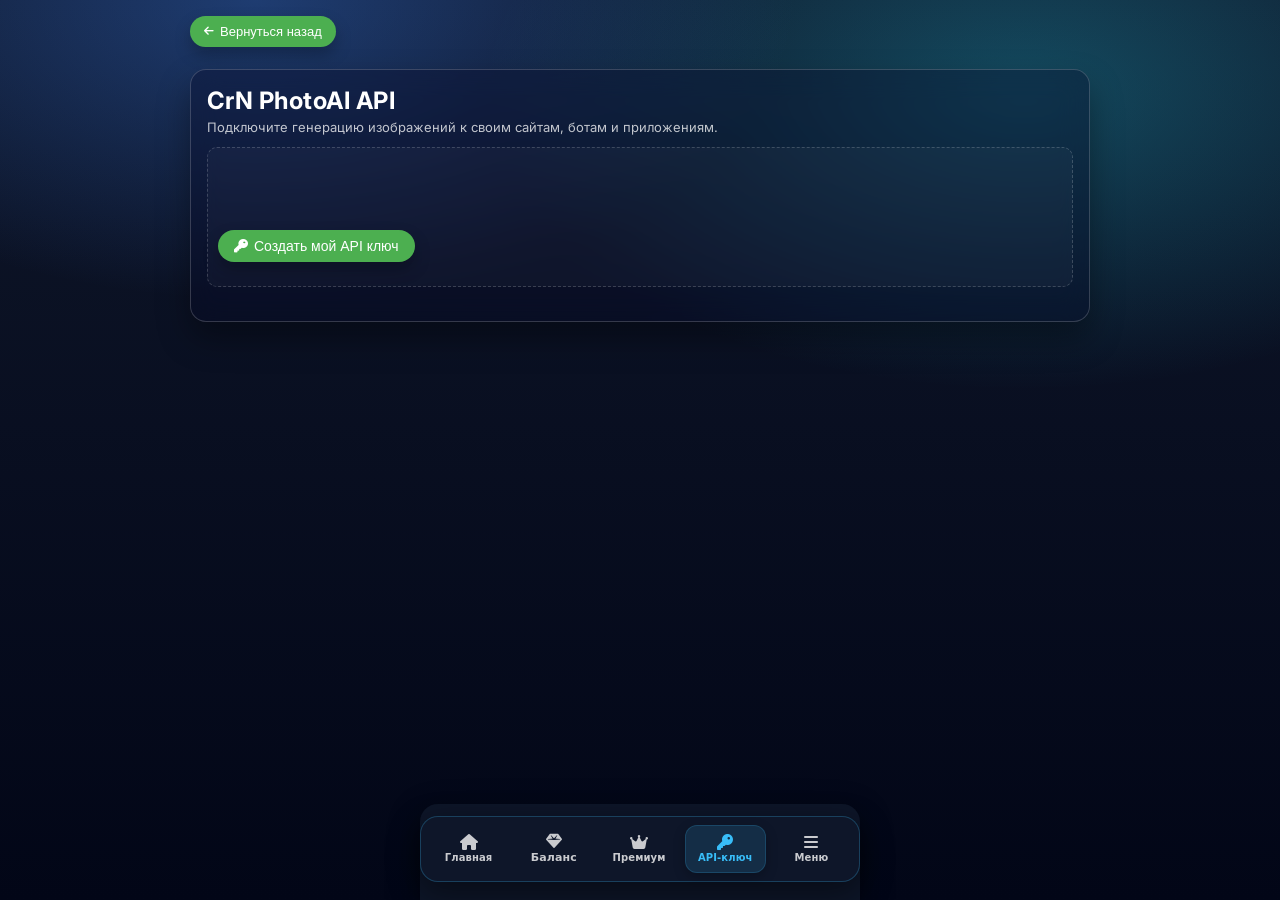
<file: api.html>
<!DOCTYPE html>
<html lang="ru">
<head>
    <meta charset="UTF-8">
    <meta name="viewport" content="width=device-width, initial-scale=1.0, maximum-scale=1.0, user-scalable=no">
    <meta
    name="CrN PhotoAI API Бесплатный API для генерации изображений."
    content="Бесплатный API для генерации изображений с помощью CrN PhotoAI."
    >
    <script src="https://telegram.org/js/telegram-web-app.js"></script>
    <title>CrN PhotoAI - CrN PhotoAI API - Бесплатный API для генерации изображений.</title>
    <link rel="stylesheet" href="https://cdnjs.cloudflare.com/ajax/libs/font-awesome/6.4.0/css/all.min.css">
    <link href="https://fonts.googleapis.com/css2?family=Inter:wght@400;500;600;700&family=JetBrains+Mono:wght@400;500&display=swap" rel="stylesheet">
    <style>
        :root {
            --glass-bg: rgba(6, 11, 40, 0.35);
            --glass-border: rgba(255, 255, 255, 0.18);
            --text-muted: rgba(255, 255, 255, 0.75);
        }

        * {
            box-sizing: border-box;
        }

        body { 
            touch-action: manipulation;
            font-family: 'Inter', system-ui, -apple-system, BlinkMacSystemFont, "Segoe UI", sans-serif; 
            margin: 0; 
            padding: 16px; 
            /* background: linear-gradient(135deg, #74ABE2, #5563DE);*/
            background:
  radial-gradient(900px 500px at 20% 0%, rgba(59,130,246,0.35), transparent 60%),
  radial-gradient(900px 500px at 80% 10%, rgba(34,211,238,0.28), transparent 60%),
  linear-gradient(180deg, #0f172a, #020617);

            color: #fff; 
            min-height: 100vh;
            display: flex;
            justify-content: center;
            align-items: flex-start;
        }

        .page-wrapper {
            width: 100%;
            max-width: 900px;
        }

        .card {
            background: var(--glass-bg);
            border-radius: 16px;
            border: 1px solid var(--glass-border);
            box-shadow: 0 16px 32px rgba(0, 0, 0, 0.35);
            padding: 16px 16px 20px;
            backdrop-filter: blur(14px);
            margin-top: 12px;
        }

        .card-header {
            display: flex;
            justify-content: flex-start;
            gap: 12px;
            align-items: flex-start;
            margin-bottom: 12px;
            flex-wrap: wrap;
        }

        .title-block h1 {
            margin: 0 0 4px;
            font-size: clamp(18px, 4.5vw, 24px);
            font-weight: 700;
            letter-spacing: 0.02em;
        }

        .title-block p {
            margin: 0;
            font-size: clamp(11px, 3.3vw, 13px);
            color: var(--text-muted);
        }

        button { 
            padding: 8px 16px; 
            background-color: #4CAF50; /* НЕ ТРОГАЛ */
            color: white; 
            border: none; 
            cursor: pointer; 
            border-radius: 999px; 
            font-size: clamp(12px, 3.3vw, 14px);
            font-weight: 500;
            display: inline-flex;
            align-items: center;
            gap: 6px;
            transition: transform 0.1s ease, box-shadow 0.1s ease, filter 0.1s ease;
            box-shadow: 0 8px 16px rgba(0, 0, 0, 0.25);
            white-space: nowrap;
        }

        /* hover убран по твоей просьбе */

        button:active {
            transform: translateY(0);
            box-shadow: 0 4px 10px rgba(0, 0, 0, 0.35);
        }

        .back-btn {
            font-size: clamp(11px, 3vw, 13px);
            padding-inline: 14px;
            margin-bottom: 10px;
        }

        .back-btn i {
            font-size: 11px;
        }

        h1, h2 { 
            color: #fff; 
        }

        h2 {
            display: flex; 
            align-items: center; 
            flex-wrap: wrap; 
            gap: 8px;
            margin-top: 16px;
            margin-bottom: 6px;
            font-size: clamp(14px, 3.8vw, 18px);
        }

        h2 small {
            font-size: clamp(10px, 3vw, 12px);
            font-weight: 400;
            color: var(--text-muted);
        }

        table { 
            border-collapse: collapse; 
            width: 100%; 
            margin-bottom: 12px; 
            font-size: clamp(11px, 3.2vw, 13px);
            overflow: hidden;
            border-radius: 10px;
            background: rgba(10, 13, 45, 0.72);
            border: 1px solid rgba(128, 128, 128, 0.3);
            border-bottom: 1px solid rgba(128, 128, 128, 0.3);
        }

        th, td { 
            padding: 6px 8px; 
            text-align: left; 
            word-wrap: break-word;
            border: 1px solid rgba(128, 128, 128, 0.3);
        }

        th { 
            background-color: rgba(255, 255, 255, 0.9);
            color: #222; 
            font-weight: 600;
            font-size: clamp(11px, 3.1vw, 13px);
        }

        td {
            border-top: 1px solid rgba(255, 255, 255, 0.06);
        }

        tr:nth-child(even) td {
            background: rgba(255, 255, 255, 0.02);
        }

        pre { 
            background: rgba(4, 6, 30, 0.92); 
            padding: 10px 10px; 
            border-radius: 10px; 
            overflow: auto; 
            color: #f4f4f4; 
            position: relative; 
            white-space: pre-wrap;
            word-wrap: break-word;
            word-break: break-word;
            font-family: "JetBrains Mono", "SF Mono", Menlo, Monaco, Consolas, "Liberation Mono", "Courier New", monospace;
            font-size: clamp(10px, 2.7vw, 12px);
            border: 1px solid rgba(255, 255, 255, 0.12);
            max-height: 260px;
            margin-bottom: 16px; /* Добавлен отступ снизу для кодов */
        }

        .copy-btn { 
            background-color: #4CAF50; /* НЕ ТРОГАЛ */
            border: none; 
            cursor: pointer; 
            font-size: clamp(11px, 3vw, 13px); 
            margin-left: auto; 
            color: #fff; 
            white-space: nowrap;
            padding: 5px 10px;
            border-radius: 999px;
            display: inline-flex;
            align-items: center;
            gap: 5px;
            box-shadow: 0 6px 12px rgba(0,0,0,0.3);
        }

        .reset-btn {
            background-color: #e74c3c; /* Красный для сброса */
            margin-left: 8px;
        }

        .copy-btn i {
            font-size: 12px;
        }

        #apiInfo > p {
            font-size: clamp(11px, 3vw, 13px);
            color: var(--text-muted);
            margin-top: 8px;
            line-height: 1.4;
        }

        #apiInfo strong {
            color: #fff;
        }

        #status { 
            margin-top: 6px; 
            color: #c8ffe0; 
            font-size: clamp(11px, 3vw, 13px);
        }

        #error { 
            margin-top: 6px; 
            color: #ffb3c1; 
            font-size: clamp(11px, 3vw, 13px);
        }

        #createButton {
            margin-top: 6px;
        }

        #apiCreation {
            margin: 8px 0 14px;
            padding: 8px 10px;
            border-radius: 10px;
            background: rgba(255, 255, 255, 0.03);
            border: 1px dashed rgba(255, 255, 255, 0.18);
        }

        #apiInfo {
            display: none; /* по умолчанию скрываем, пока не проверим ключ */
        }

        #loader { 
            display: none; 
            position: fixed; 
            top: 50%; 
            left: 50%; 
            transform: translate(-50%, -50%); 
            border: 10px solid #f3f3f3; 
            border-top: 10px solid #3498db; 
            border-radius: 50%; 
            width: 48px; 
            height: 48px; 
            animation: spin 1s linear infinite; 
            z-index: 999;
        }

        #notification {
            display: none;
            position: fixed;
            top: 12px;
            left: 50%;
            transform: translateX(-50%);
            background: #4CAF50; /* НЕ ТРОГАЛ */
            color: white;
            padding: 8px 16px;
            border-radius: 999px;
            z-index: 1000;
            text-align: center;
            font-size: clamp(11px, 3vw, 13px);
            box-shadow: 0 10px 20px rgba(0,0,0,0.35);
        }

        @keyframes spin { 
            0% { transform: translate(-50%, -50%) rotate(0deg); } 
            100% { transform: translate(-50%, -50%) rotate(360deg); } 
        }

        .limits-text {
            margin-top: 6px;
            font-size: clamp(11px, 3vw, 13px);
            color: var(--text-muted);
            line-height: 1.4;
        }

        .limits-text span#currentLimit {
            font-weight: 600;
            color: #fff;
        }

        /* Дополнительные оптимизации для маленьких экранов */
        @media (max-width: 600px) {
            body {
                padding: 10px;
            }

            .page-wrapper {
                max-width: 100%;
            }

            .card {
                padding: 12px 10px 16px;
                border-radius: 14px;
                box-shadow: 0 10px 20px rgba(0,0,0,0.35);
            }

            .back-btn {
                width: 100%;
                justify-content: center;
            }

            button {
                max-width: 100%;
            }

            pre {
                max-height: 220px;
                margin-bottom: 24px; /* Увеличен отступ между кодами */
            }

            table {
                font-size: 11px;
                margin-bottom: 20px; /* Увеличен отступ между таблицами */
            }

            th, td {
                padding: 5px 6px;
            }

            h2 {
                margin-top: 24px; /* Увеличен отступ сверху для заголовков */
                align-items: flex-start;
                gap: 12px;
            }

            h2 .copy-btn,
            h2 .reset-btn {
                margin-left: 0;
                width: auto;
            }

            .reset-btn {
                margin-left: 0 !important; /* Чтобы сброс был ниже копирования */
            }
        }

        @media (max-width: 400px) {
            .card {
                padding: 10px 8px 14px;
            }

            pre {
                max-height: 200px;
                margin-bottom: 24px;
            }

            .copy-btn {
                padding: 4px 8px;
            }

            h2 {
                margin-top: 24px;
            }
        }

        /* Стили для модальных окон */
        .modal {
            display: none;
            position: fixed;
            z-index: 1000;
            left: 0;
            top: 0;
            width: 100%;
            height: 100%;
            overflow: auto;
            background-color: rgba(0,0,0,0.4);
            justify-content: center;
            align-items: center;
        }

        .modal-content {
            background-color: var(--glass-bg);
            margin: auto;
            padding: 20px;
            border: 1px solid var(--glass-border);
            width: 80%;
            max-width: 400px;
            border-radius: 16px;
            text-align: center;
        }

        .modal-content p {
            margin-bottom: 16px;
        }

        .modal-btn {
            margin: 8px;
        }

        .modal-input {
            width: 100%;
            padding: 8px;
            margin-bottom: 16px;
            border-radius: 8px;
            border: 1px solid var(--glass-border);
            background: rgba(255,255,255,0.1);
            color: #fff;
        }

        /* Для прелоадера в модалке */
        .modal-loader {
            display: none;
            position: fixed;
            z-index: 1001;
            left: 0;
            top: 0;
            width: 100%;
            height: 100%;
            background-color: rgba(0,0,0,0.4);
            justify-content: center;
            align-items: center;
        }

        .modal-loader .spinner {
            border: 10px solid #f3f3f3;
            border-top: 10px solid #3498db;
            border-radius: 50%;
            width: 48px;
            height: 48px;
            animation: spin 1s linear infinite;
        }

        /* Кнопки сверху */
        .top-buttons {
            display: flex;
            gap: 8px;
            margin-bottom: 10px;
            flex-wrap: wrap;
        }

        .update-btn {
            background-color: #3498db;
        }

        .delete-btn {
            background-color: #e74c3c;
        }
        h2{
            margin-top: 8%;
        }
        h1{
            margin-top: 12%;
        }
        table{
            border-inline-start-color: white;
        }
    </style>
</head>
<body class="with-bottom-nav">
<style>
  body.with-bottom-nav {
    padding-bottom: 90px;
  }

  body.with-bottom-nav::after {
    content: "";
    position: fixed;
    left: 50%;
    bottom: 0;
    transform: translateX(-50%);
    width: min(100%, 440px);
    height: 96px;
    background: rgba(15, 23, 42, 0.92);
    border-radius: 18px 18px 0 0;
    pointer-events: none;
    z-index: 998;
    box-shadow: 0 10px 32px rgba(0, 0, 0, 0.45);
  }
  .page-wrapper {
    position: relative;
    z-index: 1;
  }
  .bottom-nav-fixed {
    position: fixed;
    left: 50%;
    bottom: 18px;
    transform: translateX(-50%);
    z-index: 999;
    width: min(100%, 440px);
    display: flex;
    justify-content: center;
    align-items: center;
    gap: 6px;
    background: rgba(15, 23, 42, 0.96);
    backdrop-filter: blur(20px);
    border: 1px solid rgba(56, 189, 248, 0.25);
    border-radius: 18px;
    padding: 8px;
    box-shadow: 0 10px 32px rgba(0, 0, 0, 0.45);
    box-sizing: border-box;
  }
  .bottom-nav-fixed .tab-btn {
    flex: 1 1 0;
    min-width: 0;
    background: transparent;
    border: none;
    color: rgba(255,255,255,0.78);
    padding: 8px 0;
    border-radius: 12px;
    font-size: 11px;
    font-weight: 700;
    cursor: pointer;
    transition: all 0.25s cubic-bezier(0.4, 0, 0.2, 1);
    display: flex;
    flex-direction: column;
    align-items: center;
    justify-content: center;
    gap: 2px;
    text-decoration: none;
    line-height: 1;
    -webkit-tap-highlight-color: transparent;
    font-family: system-ui, -apple-system, Segoe UI, Roboto, Arial, sans-serif;
  }
  .bottom-nav-fixed .tab-btn i {
    font-size: 16px;
    display: inline-flex;
    align-items: center;
    justify-content: center;
    text-decoration: none;
    line-height: 1;
  }
  .bottom-nav-fixed .tab-btn .tab-label {
    display: block;
    font-size: 10px;
    line-height: 1.2;
    white-space: nowrap;
    overflow: hidden;
    text-overflow: ellipsis;
    max-width: 100%;
    text-decoration: none;
    font-weight: 700;
    letter-spacing: 0.01em;
  }
  .bottom-nav-fixed .tab-btn,
  .bottom-nav-fixed .tab-btn * {
    text-decoration: none !important;
  }
  .bottom-nav-fixed .tab-btn.active {
    background: rgba(56, 189, 248, 0.14);
    color: #38bdf8;
    box-shadow: 0 4px 12px rgba(0, 0, 0, 0.25);
    border: 1px solid rgba(56, 189, 248, 0.18);
  }
  .bottom-nav-fixed .tab-btn:hover {
    background: rgba(255, 255, 255, 0.05);
  }
  .bottom-nav-fixed .tab-btn:focus-visible {
    outline: 2px solid rgba(56, 189, 248, 0.45);
    outline-offset: 2px;
  }
  @media (max-width: 520px) {
    .bottom-nav-fixed {
      width: calc(100% - 20px);
      bottom: 12px;
      padding: 6px;
    }
    .bottom-nav-fixed .tab-btn {
      padding: 10px 6px;
      font-size: 12px;
    }
  }
  .modal {
    position: fixed;
    inset: 0;
    display: none;
    align-items: center;
    justify-content: center;
    background: rgba(2, 6, 23, 0.72);
    backdrop-filter: blur(8px);
    z-index: 1000;
    padding: 16px;
  }
  .modal-content {
    width: min(100%, 380px);
    background: rgba(15, 23, 42, 0.96);
    border: 1px solid rgba(56, 189, 248, 0.2);
    border-radius: 20px;
    padding: 20px;
    box-shadow: 0 20px 40px rgba(0, 0, 0, 0.45);
    color: #f8fafc;
  }
  .modal-actions {
    display: flex;
    gap: 10px;
    margin-top: 18px;
  }
  .modal-actions button {
    flex: 1;
    border: none;
    border-radius: 12px;
    padding: 10px 12px;
    font-weight: 700;
    cursor: pointer;
  }
  .modal-actions .btn-primary {
    background: linear-gradient(135deg, #2563eb, #38bdf8);
    color: white;
  }
  .modal-actions .btn-secondary {
    background: rgba(255,255,255,0.08);
    color: #e2e8f0;
  }
</style>
<div class="tabs-container bottom-nav-fixed" id="bottomTabs" aria-label="Фиксированная навигационная панель">
  <a title="Главная" type="button" class="tab-btn" aria-label="Главная" href="index.html" onclick="event.preventDefault(); window.location.href='index.html'">
    <i class="fa-solid fa-house"></i>
    <span class="tab-label">Главная</span>
  </a>
  <a title="Тут вы можете пополнить свой баланс кристаллов." type="button" class="tab-btn" aria-label="Баланс" href="crystals.html" onclick="event.preventDefault(); window.location.href='crystals.html'">
    <i class="fa-solid fa-gem"></i>
    <span class="tab-label" style="white-space: nowrap; font-size: 11px;">Баланс</span>
  </a>
  <a title="Тут вы можете приобрести премиум и получить доступ к расширенным возможностям." type="button" class="tab-btn" aria-label="Премиум" href="premium.html" onclick="event.preventDefault(); window.location.href='premium.html'">
    <i class="fa-solid fa-crown"></i>
    <span class="tab-label">Премиум</span>
  </a>
  <a title="Тут вы можете создавать свой API-ключ и подключить генерацию изображений к своим сайтам, ботам и приложениям." type="button" class="tab-btn active" aria-label="API" href="api.html" onclick="event.preventDefault(); window.location.href='api.html'">
    <i class="fa-solid fa-key"></i>
    <span class="tab-label">API-ключ</span>
  </a>
  <a title="Открыть дополнительные опции" type="button" class="tab-btn" aria-label="Меню" href="menu.html" onclick="event.preventDefault(); window.location.href='menu.html'">
    <i class="fa-solid fa-bars"></i>
    <span class="tab-label">Меню</span>
  </a>
</div>
    <div id="loader"></div>
    <div id="notification"></div>

    <!-- Модальное окно для подтверждения удаления -->
    <div id="confirmDeleteModal" class="modal">
        <div class="modal-content">
            <p>Вы уверены что хотите удалить свой API-ключ?</p>
            <button class="modal-btn" onclick="showConfirmInputModal()">Да</button>
            <button class="modal-btn" onclick="closeModal('confirmDeleteModal')">Нет</button>
        </div>
    </div>

    <!-- Модальное окно для подтверждения сброса -->
    <div id="confirmResetModal" class="modal">
        <div class="modal-content">
            <p>Вы уверены что хотите сбросить свой API-ключ?</p>
            <button class="modal-btn" onclick="resetApiKey()">Да</button>
            <button class="modal-btn" onclick="closeModal('confirmResetModal')">Нет</button>
        </div>
    </div>

    <!-- Модальное окно для ввода подтверждения -->
    <div id="confirmInputModal" class="modal">
        <div class="modal-content">
            <p>Введите 'ПОДТВЕРЖДАЮ'</p>
            <input type="text" id="confirmInput" class="modal-input" placeholder="ПОДТВЕРЖДАЮ">
            <button class="modal-btn" onclick="confirmDelete()">Подтвердить</button>
            <button class="modal-btn" onclick="closeModal('confirmInputModal')">Отмена</button>
        </div>
    </div>

    <!-- Модальное окно с прелоадером -->
    <div id="modalLoader" class="modal-loader">
        <div class="spinner"></div>
    </div>

    <div class="page-wrapper">
        <!-- Кнопки сверху -->
        <div class="top-buttons">
            <button class="back-btn" onclick="window.location.href='index.html'">
                <i class="fa-solid fa-arrow-left"></i>
                Вернуться назад
            </button>
            <button id="updateApiBtn" class="back-btn update-btn" style="display: none;" onclick="updateApiData()">
                <i class="fa-solid fa-sync"></i>
                Обновить мои API-данные
            </button>
            <button id="deleteApiBtn" class="back-btn delete-btn" style="display: none;" onclick="showConfirmDeleteModal()">
                <i class="fa-solid fa-trash"></i>
                Удалить мой API-ключ
            </button>
        </div>

        <div class="card">
            <div class="card-header">
                <div class="title-block">
                    <h1>CrN PhotoAI API</h1>
                    <p>Подключите генерацию изображений к своим сайтам, ботам и приложениям.</p>
                </div>
            </div>

            <div id="apiCreation">
                <h2 style="color: rgb(255, 0, 0); display: none;" id="h2">Вы исчерпали все свои дневные лимиты!<br>Лимиты обновятся завтра!</h2>
                <h2 id="h22"></h2>
                <p id="createButton">
                    <button id="createApiBtn">
                        <i class="fa-solid fa-key"></i>
                        Создать мой API ключ
                    </button>
                </p>
                <p id="status"></p>
                <p id="error"></p>
            </div>

            <div id="apiInfo">
                <h2>
                    Ваш API ключ
                    <button class="copy-btn" onclick="copyToClipboard('apiKeyPre')" title="Нажмите чтобы скопировать.">
                        <i class="fa-solid fa-copy"></i>
                        Скопировать
                    </button>
                    <button class="copy-btn reset-btn" onclick="showConfirmResetModal()" title="Нажмите чтобы сбросить.">
                        <i class="fa-solid fa-sync"></i>
                        Сбросить мой API-ключ
                    </button>
                </h2>
                <pre id="apiKeyPre"><span class="code-text"></span></pre>

                <h2>
                    URL-адрес запроса
                    <button class="copy-btn" onclick="copyToClipboard('requestUrl')" title="Нажмите чтобы скопировать.">
                        <i class="fa-solid fa-copy"></i>
                        Скопировать
                    </button>
                </h2>
                <pre id="requestUrl"><span class="code-text">https://script.google.com/macros/s/AKfycbxJcX6JYiTmUVy5nIZwvegsmYpZdBGbz6PHjXVm64nlO4P-v11-MTa-a3k6FmZDctETTg/exec</span></pre>

                <h2>Параметры запроса <small>(HTTP-метод)</small></h2>
                <table>
                    <tr><th>API-методы</th><th>Методы запроса</th><th>Описание</th><th>Статус</th></tr>
                    <tr><td>Генерация изображений</th><td>POST</td><td>Используется для отправки данных на сервер.</td><td>Обязательный.</td></tr>
                    <tr><td>Получение лимитов</th><td>POST</td><td>Используется для получения количества текущих лимитов.</td><td>Обязательный.</td></tr>
                    <tr><td>Получение информации</th><td>POST</td><td>Используется для получения дополнительной информации об API-ключе.</td><td>Обязательный.</td></tr>
                    <tr><td>Заморозка ключа</th><td>POST</td><td>Используется для заморозки API-ключа.</td><td>Обязательный.</td></tr>
                    <tr><td>Разморозка ключа</th><td>POST</td><td>Используется для разморозки API-ключа.</td><td>Обязательный.</td></tr>
                </table>

                <div style="margin-top: 40px;"></div>
                <center>
                    <h1>Генерация изображений</h1>
                    <p style="margin-top: -2%; color: #d9d9d9;">Этот запрос позволяет сгенерировать изображение по описанию.</p>
                </center>

                <h2>Тело запроса</h2>
                <table>
                    <tr><th>Поле</th><th>Описание</th><th>Тип</th><th>Статус</th></tr>
                    <tr><td>api_key</td><td>Ваш API ключ.</td><td>Строка.</td><td>Обязательный.</td></tr>
                    <tr><td>photo_description</td><td>Описание фото.</td><td>Строка.</td><td>Обязательный.</td></tr>
                    <tr><td>width</td><td>Ширина фото.<br>По умолчанию 512px (пикселей).</td><td>Число.</td><td>Необязательный.</td></tr>
                    <tr><td>height</td><td>Длина фото.<br>По умолчанию 512px (пикселей).</td><td>Число.</td><td>Необязательный.</td></tr>
                    <tr><td>count</td><td>Количество изображений для генерации.<br>По умолчанию 1.</td><td>Число.</td><td>Необязательный.</td></tr>
                    <tr><td>callback_url</td><td>URL для обратного вызова(Чтобы результат приходил на указанный URL сервер).</td><td>Строка.</td><td>Необязательный.</td></tr>
                    <tr><td>blur</td><td>Передайте <code><i>true</i></code> если фото должно быть размыто.</td><td>Булево.</td><td>Необязательный.</td></tr>
                    <tr><td>grayscale</td><td>Передайте <code><i>true</i></code> если фото должно быть черно-белым.</td><td>Булево.</td><td>Необязательный.</td></tr>
                </table>

                <h2>
                    Готовый curl-запрос
                    <button class="copy-btn" onclick="copyToClipboard('readyRequest')" title="Нажмите чтобы скопировать.">
                        <i class="fa-solid fa-copy"></i>
                        Скопировать
                    </button>
                </h2>
                <pre id="readyRequest"><span class="code-text"></span></pre>

                <h2>
                    Готовый fetch-запрос
                    <button class="copy-btn" onclick="copyToClipboard('fetchRequest')" title="Нажмите чтобы скопировать.">
                        <i class="fa-solid fa-copy"></i>
                        Скопировать
                    </button>
                </h2>
                <pre id="fetchRequest"><span class="code-text"></span></pre>

                <h2>
                    Пример успешного ответа
                    <button class="copy-btn" onclick="copyToClipboard('successExample')" title="Нажмите чтобы скопировать.">
                        <i class="fa-solid fa-copy"></i>
                        Скопировать
                    </button>
                </h2>
                <pre id="successExample"><span class="code-text">{
  "status": "success",
  "data": "iVBORw0KGgoAAAANSUhEUgAAAgAAAAIACAYAAAD0eNT6AAAABHNCSVQICAgIfAhkiAAAAAlwSFlzAAALEwAACxMBAJqcGAAAAAd0SU1FB+QLEg4bJ... (длинная Base64-строка)",
  "mime": "image/png"
}</span></pre>

                <h2>
                    Пример неуспешного ответа
                    <button class="copy-btn" onclick="copyToClipboard('errorExample')" title="Нажмите чтобы скопировать.">
                        <i class="fa-solid fa-copy"></i>
                        Скопировать
                    </button>
                </h2>
                <pre id="errorExample"><span class="code-text">{
  "status": "error",
  "message": "Internal server error"
}</span></pre>

                <h2>
                    Когда поле <code>photo_description</code> или <code>api_key</code> не заполнено
                    <button class="copy-btn" onclick="copyToClipboard('missingParamsExample')" title="Нажмите чтобы скопировать.">
                        <i class="fa-solid fa-copy"></i>
                        Скопировать
                    </button>
                </h2>
                <pre id="missingParamsExample"><span class="code-text">{
  "status": "error",
  "message": "Missing required parameters: api_key and photo_description"
}</span></pre>

                <h2>
                    Когда <code>api_key</code> неверный
                    <button class="copy-btn" onclick="copyToClipboard('invalidKeyExample')" title="Нажмите чтобы скопировать.">
                        <i class="fa-solid fa-copy"></i>
                        Скопировать
                    </button>
                </h2>
                <pre id="invalidKeyExample"><span class="code-text">{
  "status": "error",
  "message": "Invalid api_key"
}</span></pre>

                <h2>
                    Когда дневные лимиты закончились
                    <button class="copy-btn" onclick="copyToClipboard('limitExample')" title="Нажмите чтобы скопировать.">
                        <i class="fa-solid fa-copy"></i>
                        Скопировать
                    </button>
                </h2>
                <pre id="limitExample"><span class="code-text">{
  "status": "error",
  "message": "No limit available"
}</span></pre>

                <div style="margin-top: 40px;"></div>
                
                <center><h1>Получение лимитов</h1>
                    <p style="margin-top: -2%; color: #d9d9d9;">Этот запрос позволяет получить информацию о ваших текущих лимитах использования API.</p>
                </center>
                <h2>Тело запроса</h2>
                <table>
                    <tr><th>Поле</th><th>Описание</th><th>Тип</th><th>Статус</th></tr>
                    <tr><td><code>api_key</code></td><td>Ваш API ключ.</td><td>Строка.</td><td>Обязательный.</td></tr>
                    <tr><td><code>action</code></td><td>Здесь надо передать <code>'get_limit'</code></td><td>Строка.</td><td>Обязательный.</td></tr>
                </table>

                <h2>
                    Готовый curl-запрос
                    <button class="copy-btn" onclick="copyToClipboard('readyLimitCurl')" title="Нажмите чтобы скопировать.">
                        <i class="fa-solid fa-copy"></i>
                        Скопировать
                    </button>
                </h2>
                <pre id="readyLimitCurl"><span class="code-text"></span></pre>

                <h2>
                    Готовый fetch-запрос
                    <button class="copy-btn" onclick="copyToClipboard('fetchLimitRequest')" title="Нажмите чтобы скопировать.">
                        <i class="fa-solid fa-copy"></i>
                        Скопировать
                    </button>
                </h2>
                <pre id="fetchLimitRequest"><span class="code-text"></span></pre>

                <h2>
                    Пример успешного ответа
                    <button class="copy-btn" onclick="copyToClipboard('successLimitExample')" title="Нажмите чтобы скопировать.">
                        <i class="fa-solid fa-copy"></i>
                        Скопировать
                    </button>
                </h2>
                <pre id="successLimitExample"><span class="code-text">{
  "status": "success",
  "limit": 15
}</span></pre>

                <h2>
                    Пример неуспешного ответа
                    <button class="copy-btn" onclick="copyToClipboard('errorLimitExample')" title="Нажмите чтобы скопировать.">
                        <i class="fa-solid fa-copy"></i>
                        Скопировать
                    </button>
                </h2>
                <pre id="errorLimitExample"><span class="code-text">{
  "status": "error",
  "message": "Iтernal server error"
}</span></pre>

                <h2>
                    Когда <code>api_key</code> не заполнено или <code>action</code> не заполнено
                    <button class="copy-btn" onclick="copyToClipboard('missingLimitParamsExample')" title="Нажмите чтобы скопировать.">
                        <i class="fa-solid fa-copy"></i>
                        Скопировать
                    </button>
                </h2>
                <pre id="missingLimitParamsExample"><span class="code-text">{
  "status": "error",
  "message": "Missing api_key"
}</span></pre>

                <h2>
                    Когда <code>api_key</code> неверный
                    <button class="copy-btn" onclick="copyToClipboard('invalidLimitKeyExample')" title="Нажмите чтобы скопировать.">
                        <i class="fa-solid fa-copy"></i>
                        Скопировать
                    </button>
                </h2>
                <pre id="invalidLimitKeyExample"><span class="code-text">{
  "status": "error",
  "message": "Invalid api_key"
}</span></pre>

                <center><h1>Получение информации</h1>
                    <p style="margin-top: -2%; color: #d9d9d9;">Этот запрос позволяет получить дополнительную информацию об API-ключе.</p>
                </center>
                <table>
                    <tr><th>Поле</th><th>Описание</th><th>Тип</th><th>Статус</th></tr>
                    <tr><td>api_key</td><td>Ваш API-ключ.</td><td>Строка.</td><td>Обязательный.</td></tr>
                    <tr><td>action</td><td>Передаем <code>get_info</code></td><td>Строка.</td><td>Обязательный.</td></tr>
                </table>

                <h2>
                    Пример успешного ответа
                    <button class="copy-btn" onclick="copyToClipboard('successInfoExample')" title="Нажмите чтобы скопировать.">
                        <i class="fa-solid fa-copy"></i>
                        Скопировать
                    </button>
                </h2>
                <pre id="successInfoExample"><span class="code-text">{
  "status": "success", <span style="color: #4CAF50;">// Статус ответа (успех или ошибка)</span>
  "usedLimitsToday": 3, <span style="color: #4CAF50;">// Количество использованных лимитов сегодня</span>
  "lastPrompt": "ПОСЛЕДНИЙ_PROMPT", <span style="color: #4CAF50;">// Последний промпт, отправленный на генерацию фото</span>
  "photosToday": 3 <span style="color: #4CAF50;">// Количество сгенерированных фото сегодня</span>
}</span></pre>

                <h2>
                    Когда api_key не введен
                    <button class="copy-btn" onclick="copyToClipboard('missingInfoApiKeyExample')" title="Нажмите чтобы скопировать.">
                        <i class="fa-solid fa-copy"></i>
                        Скопировать
                    </button>
                </h2>
                <pre id="missingInfoApiKeyExample"><span class="code-text">{
  "status": "error",
  "message": "Missing api_key"
}</span></pre>

                <h2>
                    Когда api_key неверный или не найден
                    <button class="copy-btn" onclick="copyToClipboard('invalidInfoApiKeyExample')" title="Нажмите чтобы скопировать.">
                        <i class="fa-solid fa-copy"></i>
                        Скопировать
                    </button>
                </h2>
                <pre id="invalidInfoApiKeyExample"><span class="code-text">{
  "status": "error",
  "message": "Invalid api_key"
}</span></pre>

                <center><h1>Заморозка API-ключа</h1>
                    <p style="margin-top: -2%; color: #d9d9d9;">Этот запрос позволяет заморозить API-ключ.</p>
                </center>
                <table>
                    <tr><th>Поле</th><th>Описание</th><th>Тип</th><th>Статус</th></tr>
                    <tr><td>api_key</td><td>Ваш API-ключ.</td><td>Строка.</td><td>Обязательный.</td></tr>
                    <tr><td>action</td><td>Передаем <code>freeze_my_api_key</code></td><td>Строка.</td><td>Обязательный.</td></tr>
                </table>

                <h2>
                    Пример успешного ответа
                    <button class="copy-btn" onclick="copyToClipboard('successFreezeExample')" title="Нажмите чтобы скопировать.">
                        <i class="fa-solid fa-copy"></i>
                        Скопировать
                    </button>
                </h2>
                <pre id="successFreezeExample"><span class="code-text">{
  "status": "success",
  "message": "API key frozen successfully"
}</span></pre>

                <h2>
                    Когда api_key не введен
                    <button class="copy-btn" onclick="copyToClipboard('missingFreezeApiKeyExample')" title="Нажмите чтобы скопировать.">
                        <i class="fa-solid fa-copy"></i>
                        Скопировать
                    </button>
                </h2>
                <pre id="missingFreezeApiKeyExample"><span class="code-text">{
  "status": "error",
  "message": "Missing api_key"
}</span></pre>

                <h2>
                    Когда api_key неверный или не найден
                    <button class="copy-btn" onclick="copyToClipboard('invalidFreezeApiKeyExample')" title="Нажмите чтобы скопировать.">
                        <i class="fa-solid fa-copy"></i>
                        Скопировать
                    </button>
                </h2>
                <pre id="invalidFreezeApiKeyExample"><span class="code-text">{
  "status": "error",
  "message": "Missing api_key"
}</span></pre>

                <h2>
                    Когда API-ключ уже заморожен
                    <button class="copy-btn" onclick="copyToClipboard('alreadyFrozenExample')" title="Нажмите чтобы скопировать.">
                        <i class="fa-solid fa-copy"></i>
                        Скопировать
                    </button>
                </h2>
                <pre id="alreadyFrozenExample"><span class="code-text">{
  "status": "error",
  "message": "ВАШ_API_КЛЮЧ: Has already been frozen."
}</span></pre>

                <h2>
                    Если API-ключ заморожен
                    <button class="copy-btn" onclick="copyToClipboard('frozenApiKeyExample')" title="Нажмите чтобы скопировать.">
                        <i class="fa-solid fa-copy"></i>
                        Скопировать
                    </button>
                </h2>
                <pre id="frozenApiKeyExample"><span class="code-text">{
  "status": "error",
  "message": "API key is frozen"
}</span></pre>

                <center><h1>Разморозка API-ключа</h1>
                    <p style="margin-top: -2%; color: #d9d9d9;">Этот запрос позволяет разморозить API-ключ.</p>
                </center>
                <table>
                    <tr><th>Поле</th><th>Описание</th><th>Тип</th><th>Статус</th></tr>
                    <tr><td>api_key</td><td>Ваш API-ключ.</td><td>Строка.</td><td>Обязательный.</td></tr>
                    <tr><td>action</td><td>Передаем <code>unfreeze_my_api_key</code></td><td>Строка.</td><td>Обязательный.</td></tr>
                </table>

                <h2>
                    Пример успешного ответа
                    <button class="copy-btn" onclick="copyToClipboard('successUnfreezeExample')" title="Нажмите чтобы скопировать.">
                        <i class="fa-solid fa-copy"></i>
                        Скопировать
                    </button>
                </h2>
                <pre id="successUnfreezeExample"><span class="code-text">{
  "status": "success",
  "message": "API key unfrozen successfully"
}</span></pre>

                <h2>
                    Когда api_key не введен
                    <button class="copy-btn" onclick="copyToClipboard('missingUnfreezeApiKeyExample')" title="Нажмите чтобы скопировать.">
                        <i class="fa-solid fa-copy"></i>
                        Скопировать
                    </button>
                </h2>
                <pre id="missingUnfreezeApiKeyExample"><span class="code-text">{
  "status": "error",
  "message": "Missing api_key"
}</span></pre>

                <h2>
                    Когда api_key неверный или не найден
                    <button class="copy-btn" onclick="copyToClipboard('invalidUnfreezeApiKeyExample')" title="Нажмите чтобы скопировать.">
                        <i class="fa-solid fa-copy"></i>
                        Скопировать
                    </button>
                </h2>
                <pre id="invalidUnfreezeApiKeyExample"><span class="code-text">{
  "status": "error",
  "message": "Invalid api_key"
}</span></pre>

                <h2>
                    Когда API-ключ уже разморожен или не был заморожен
                    <button class="copy-btn" onclick="copyToClipboard('alreadyUnfrozenExample')" title="Нажмите чтобы скопировать.">
                        <i class="fa-solid fa-copy"></i>
                        Скопировать
                    </button>
                </h2>
                <pre id="alreadyUnfrozenExample"><span class="code-text">{
  "status": "error",
  "message": "ВАШ_API_КЛЮЧ: Has already been unfrozen"
}</span></pre>

                <p class="limits-text">
                    Ваш текущий лимит: <span id="currentLimit">проверяем...</span><br>
                    Лимиты обновляются каждый день.<br>
                    Вы бесплатно получаете <strong>20</strong> лимитов в сутки, а с <strong>Premium</strong> — <strong>50</strong> лимитов в сутки.
                </p>
            </div>
        </div>
    </div>

    <script>
        if (localStorage.getItem('liquid') === 'Включен') {
            const existing = document.getElementById('liquid-nav-style');
            if (existing) existing.remove();

            const style = document.createElement('style');
            style.id = 'liquid-nav-style';
            style.textContent = `
            .bottom-nav-fixed {
                background: rgba(15, 23, 42, 0.72) !important;
                backdrop-filter: blur(22px) saturate(140%) !important;
                -webkit-backdrop-filter: blur(22px) saturate(140%) !important;
                border: 1px solid rgba(255,255,255,0.8) !important;
                box-shadow: 0 10px 32px rgba(0, 0, 0, 0.45), inset 0 1px 0 rgba(255,255,255,0.16) !important;
            }
            .bottom-nav-fixed .tab-btn.active,
            .bottom-nav-fixed .tab-btn:hover {
                background: rgba(255,255,255,0.12) !important;
                border: 1px solid rgba(255,255,255,0.8) !important;
            }
            `;
            document.head.appendChild(style);
        } else {
            const existing = document.getElementById('liquid-nav-style');
            if (existing) existing.remove();
        }
        const gasUrl = 'https://script.google.com/macros/s/AKfycbxJcX6JYiTmUVy5nIZwvegsmYpZdBGbz6PHjXVm64nlO4P-v11-MTa-a3k6FmZDctETTg/exec';
        const createBtn = document.getElementById('createApiBtn');
        const apiInfo = document.getElementById('apiInfo');
        const createButtonDiv = document.getElementById('createButton');
        const statusP = document.getElementById('status');
        const errorP = document.getElementById('error');
        const readyRequest = document.getElementById('readyRequest');
        const fetchRequest = document.getElementById('fetchRequest');
        const readyLimitCurl = document.getElementById('readyLimitCurl');
        const fetchLimitRequest = document.getElementById('fetchLimitRequest');
        const currentLimitSpan = document.getElementById('currentLimit');
        const apiKeyPre = document.getElementById('apiKeyPre');
        const loader = document.getElementById('loader');
        const notification = document.getElementById('notification');
        const updateApiBtn = document.getElementById('updateApiBtn');
        const deleteApiBtn = document.getElementById('deleteApiBtn');

        function showLoader(show) {
            loader.style.display = show ? 'block' : 'none';
        }

        function showNotification(message, color = '#4CAF50') {
            notification.textContent = message;
            notification.style.background = color;
            notification.style.display = 'block';
            setTimeout(() => { notification.style.display = 'none'; }, 3000);
        }

        function copyToClipboard(elementId) {
            const pre = document.getElementById(elementId);
            const span = pre.querySelector('.code-text');
            const text = span ? span.textContent : pre.textContent;
            const btn = document.querySelector(`[onclick="copyToClipboard('${elementId}')"]`);
            const originalContent = btn.innerHTML;

            navigator.clipboard.writeText(text.trim()).then(() => {
                btn.innerHTML = '<i class="fa-solid fa-check"></i> Скопировано!';
                setTimeout(() => { btn.innerHTML = originalContent; }, 2000);
            }).catch(err => {
                btn.innerHTML = '<i class="fa-solid fa-xmark"></i> Ошибка копирования';
                setTimeout(() => { btn.innerHTML = originalContent; }, 2000);
                console.error('Ошибка копирования: ', err);
            });
        }

        function showModalLoader(show) {
            document.getElementById('modalLoader').style.display = show ? 'flex' : 'none';
        }

        function showModal(modalId) {
            document.getElementById(modalId).style.display = 'flex';
        }

        function closeModal(modalId) {
            document.getElementById(modalId).style.display = 'none';
        }

        function showConfirmDeleteModal() {
            showModal('confirmDeleteModal');
        }

        function showConfirmResetModal() {
            showModal('confirmResetModal');
        }

        function showConfirmInputModal() {
            closeModal('confirmDeleteModal');
            showModal('confirmInputModal');
        }

        async function confirmDelete() {
            const input = document.getElementById('confirmInput').value.trim();
            if (input !== 'ПОДТВЕРЖДАЮ') {
                showNotification('Неверное подтверждение', '#e74c3c');
                return;
            }
            closeModal('confirmInputModal');
            await deleteApiKey();
        }

        async function checkApiKey() {
            const hasApiFlag = (localStorage.getItem('hasApi') === 'true') || (localStorage.getItem('hasAPI') === 'true');
            const token = localStorage.getItem('user_Token');

            if (!hasApiFlag || !token) {
                createButtonDiv.style.display = 'block';
                apiInfo.style.display = 'none';
                updateApiBtn.style.display = 'none';
                deleteApiBtn.style.display = 'none';
                return;
            }

            createButtonDiv.style.display = 'none';

            apiKeyPre.querySelector('.code-text').textContent = token;

            readyRequest.querySelector('.code-text').textContent =
`curl -X POST '${gasUrl}' \\
  -d 'api_key=${token}' \\
  -d 'photo_description=A beautiful sunset over the mountains' \\
  -d 'width=1024' \\
  -d 'height=768'`;

            fetchRequest.querySelector('.code-text').textContent =
`fetch('${gasUrl}', {
  method: 'POST',
  body: new URLSearchParams({
    api_key: '${token}',
    photo_description: 'A beautiful sunset over the mountains',
    width: '1024',
    height: '768'
  })
})
  .then(response => response.json())
  .then(data => console.log(data));`;

            readyLimitCurl.querySelector('.code-text').textContent =
`curl -X POST '${gasUrl}' \\
  -d 'action=get_limit' \\
  -d 'api_key=${token}'`;

            fetchLimitRequest.querySelector('.code-text').textContent =
`fetch('${gasUrl}', {
  method: 'POST',
  body: new URLSearchParams({
    action: 'get_limit',
    api_key: '${token}'
  })
})
  .then(response => response.json())
  .then(data => console.log(data));`;

            apiInfo.style.display = 'block';
            document.getElementById('h2').style.display = 'none';

            const params = new URLSearchParams({ action: 'check', api_key: token });
            try {
                const response = await fetch(gasUrl, { method: 'POST', body: params });
                const data = await response.json();
                if (data.status === 'success') {
                    currentLimitSpan.textContent = data.limit;
                    if (data.limit <= 5 && data.limit > 0) {
                        currentLimitSpan.style.color = 'red';
                    } else if (data.limit === 0) {
                        document.getElementById('h2').style.display = 'block';
                        currentLimitSpan.style.color = 'red';
                    }

                    // Показ кнопки обновления, если premium в localStorage true и в данных не Premium
                    if (localStorage.getItem('premium') === 'true' && !data.premium) {
                        updateApiBtn.style.display = 'inline-flex';
                        document.getElementById('h22').textContent = 'Ваш статус Premium изменился! Нажмите "Обновить мои API-данные", чтобы получить дополнительные лимиты!';
                    } else {
                        updateApiBtn.style.display = 'none';
                        document.getElementById('h22').style.display = 'none';
                    }

                    // Показ кнопки удаления, если admin true
                    if (localStorage.getItem('admin') === 'true') {
                        deleteApiBtn.style.display = 'inline-flex';
                    } else {
                        deleteApiBtn.style.display = 'none';
                    }
                } else {
                    errorP.textContent = 'Ошибка получения лимита: ' + data.message;
                }
            } catch (err) {
                errorP.textContent = 'Ошибка проверки: ' + err.message;
            }
        }

        createBtn.addEventListener('click', async () => {
            document.body.style.pointerEvents = 'none';
            showLoader(true);
            statusP.textContent = '';
            errorP.textContent = '';

            let token = localStorage.getItem('user_Token');
            if (!token) {
                token = crypto.randomUUID();
                localStorage.setItem('user_Token', token);
            }
            const premium = localStorage.getItem('premium') === 'true';

            const params = new URLSearchParams({ action: 'create', api_key: token, premium: premium });
            try {
                const response = await fetch(gasUrl, { method: 'POST', body: params });
                const data = await response.json();
                if (data.status === 'success') {
                    localStorage.setItem('hasApi', 'true');
                    localStorage.setItem('hasAPI', 'true');
                    statusP.textContent = 'API ключ создан успешно!';
                    showNotification('API ключ создан успешно!');
                    createButtonDiv.style.display = 'none';
                    await checkApiKey();
                } else {
                    errorP.textContent = 'Ошибка создания: ' + data.message;
                    showNotification('Ошибка создания API', '#e74c3c');
                }
            } catch (err) {
                errorP.textContent = 'Ошибка: ' + err.message;
                showNotification('Сетевая ошибка при создании API', '#e74c3c');
            } finally {
                showLoader(false);
            }
            document.body.style.pointerEvents = 'auto';
        });

        async function resetApiKey() {
            closeModal('confirmResetModal');

            const todayKey = `resetApiKeyCount_${new Date().toISOString().slice(0, 10)}`;
            const usedToday = parseInt(localStorage.getItem(todayKey) || '0', 10);
            if (usedToday >= 3) {
                showNotification('Сброс API-ключа доступен не более 3 раз в день', '#e74c3c');
                return;
            }

            showModalLoader(true);
            const oldToken = localStorage.getItem('user_Token');
            if (!oldToken) {
                showNotification('Нет API-ключа для сброса', '#e74c3c');
                showModalLoader(false);
                return;
            }

            const newToken = crypto.randomUUID();
            const params = new URLSearchParams({ action: 'reset', old_api_key: oldToken, new_api_key: newToken });
            try {
                const response = await fetch(gasUrl, { method: 'POST', body: params });
                const data = await response.json();
                if (data.status === 'success') {
                    localStorage.setItem('user_Token', newToken);
                    localStorage.setItem(todayKey, (usedToday + 1).toString());
                    showNotification('API-ключ успешно сброшен!');
                    await checkApiKey();
                } else {
                    showNotification('Ошибка сброса: ' + data.message, '#e74c3c');
                }
            } catch (err) {
                showNotification('Сетевая ошибка при сбросе', '#e74c3c');
            } finally {
                showModalLoader(false);
            }
        }

        async function updateApiData() {
            showModalLoader(true);
            document.body.style.pointerEvents = 'none';
            const token = localStorage.getItem('user_Token');
            if (!token || localStorage.getItem('premium') !== 'true') {
                showNotification('Нет прав для обновления', '#e74c3c');
                showModalLoader(false);
                return;
            }

            const params = new URLSearchParams({ action: 'update_premium', api_key: token });
            try {
                const response = await fetch(gasUrl, { method: 'POST', body: params });
                const data = await response.json();
                if (data.status === 'success') {
                    showNotification('API-данные обновлены!');
                    updateApiBtn.style.display = 'none';
                    await checkApiKey();
                } else {
                    showNotification('Ошибка обновления: ' + data.message, '#e74c3c');
                }
            } catch (err) {
                showNotification('Сетевая ошибка при обновлении', '#e74c3c');
            } finally {
                showModalLoader(false);
            }
            document.body.style.pointerEvents = 'auto';
        }

        async function deleteApiKey() {
            showModalLoader(true);
            document.body.style.pointerEvents = 'none';
            const token = localStorage.getItem('user_Token');
            if (!token) {
                showNotification('Нет API-ключа для удаления', '#e74c3c');
                showModalLoader(false);
                return;
            }

            const params = new URLSearchParams({ action: 'delete', api_key: token });
            try {
                const response = await fetch(gasUrl, { method: 'POST', body: params });
                const data = await response.json();
                if (data.status === 'success') {
                    localStorage.removeItem('hasApi');
                    localStorage.removeItem('hasAPI');
                    showNotification('API-ключ удалён!');
                    window.location.reload();
                } else {
                    showNotification('Ошибка удаления: ' + data.message, '#e74c3c');
                }
            } catch (err) {
                showNotification('Сетевая ошибка при удалении', '#e74c3c');
            } finally {
                showModalLoader(false);
            }
            document.body.style.pointerEvents = 'auto';
        }

        checkApiKey();

        // Removed Telegram BackButton usage for api.html (handled via HTML fallback)
    </script>
    <script>
      function setActiveNav() {
        const currentPage = (window.location.pathname.split('/').pop() || 'index.html').toLowerCase();
        document.querySelectorAll('.tab-btn').forEach((btn) => {
          const targetPage = (btn.getAttribute('href') || '').toLowerCase();
          btn.classList.toggle('active', targetPage === currentPage);
        });
      }

      window.addEventListener('DOMContentLoaded', setActiveNav);
    </script>
    <script>
      // Telegram WebApp Settings Button
      if (window.Telegram && window.Telegram.WebApp) {
        window.Telegram.WebApp.SettingsButton.show();
        window.Telegram.WebApp.onEvent('settingsButtonClicked', () => {
          window.location.href = 'settings.html';
        });
      }
    </script>
    <script type="module" src="security.js"></script>
</body>
</html>
</file>
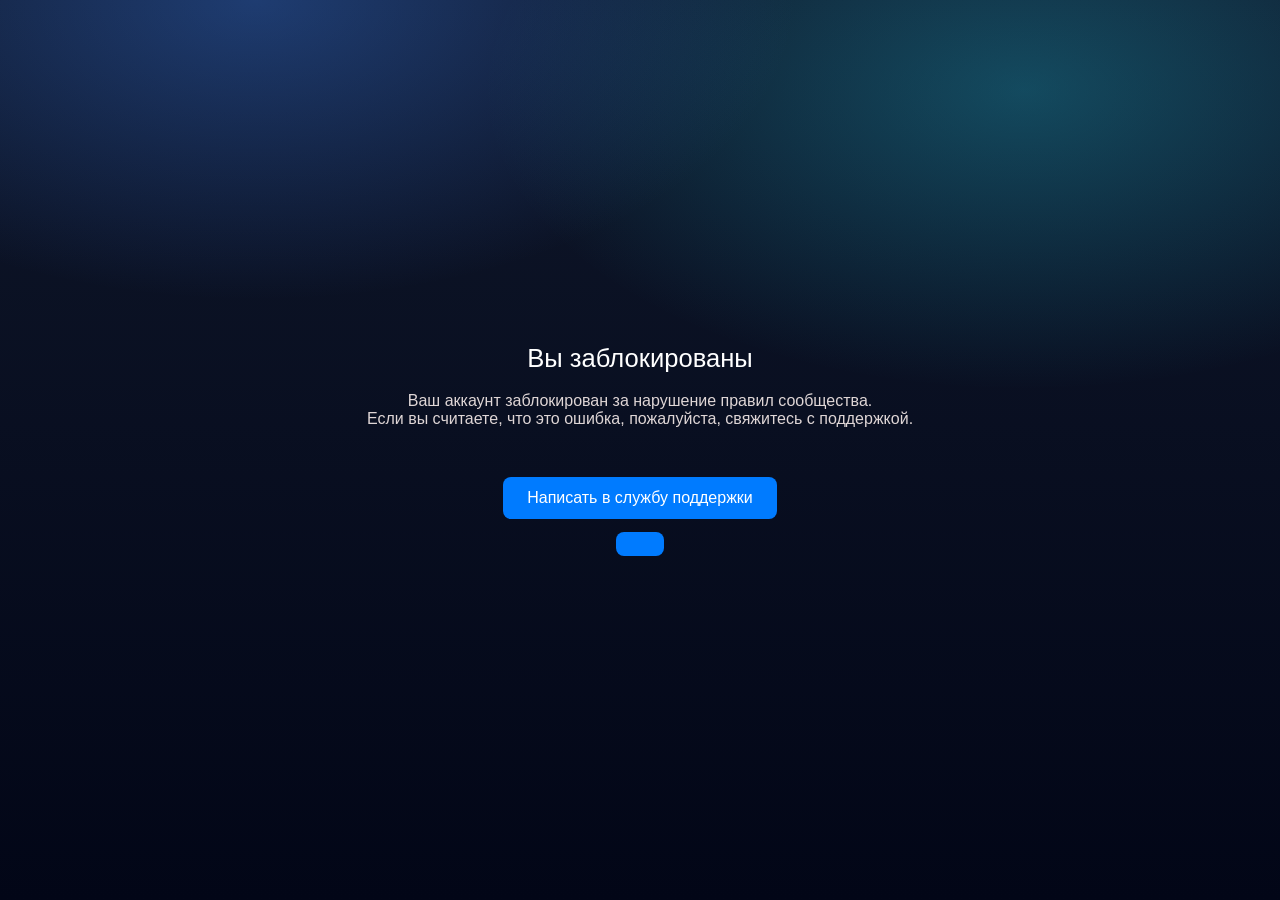
<file: block.html>
<!DOCTYPE html>
<html lang="ru">
<head>
  <meta charset="UTF-8">
  <meta name="viewport" content="width=device-width, initial-scale=1.0, maximum-scale=1.0, user-scalable=no">
  <title>Доступ заблокирован</title>
  <script src="https://telegram.org/js/telegram-web-app.js"></script>
  <style>
    :root {
      --bg-color: #001f5b;
      --text-color: #fff;
      --button-bg: #007bff;
      --button-hover: #0056d2;
    }

    * {
      margin: 0;
      padding: 0;
      box-sizing: border-box;
      font-family: 'Inter', sans-serif;
    }

    body {
      touch-action: manipulation;
      background:
  radial-gradient(900px 500px at 20% 0%, rgba(59,130,246,0.35), transparent 60%),
  radial-gradient(900px 500px at 80% 10%, rgba(34,211,238,0.28), transparent 60%),
  linear-gradient(180deg, #0f172a, #020617);

      color: var(--text-color);
      height: 100vh;
      display: flex;
      flex-direction: column;
      justify-content: center;
      align-items: center;
      text-align: center;
      padding: 20px;
    }

    h3 {
      font-size: 1.6rem;
      margin-bottom: 20px;
      font-weight: 500;
    }

    button {
      background-color: var(--button-bg);
      color: #fff;
      border: none;
      padding: 12px 24px;
      font-size: 1rem;
      border-radius: 8px;
      cursor: pointer;
      transition: background 0.3s ease, transform 0.2s ease;
    }
  </style>
</head>
<body>
  <h3 style="margin-bottom: 1%;">Вы заблокированы</h3>
  <p style="margin-bottom: 4%; margin-top: 0.5%; color: rgb(223, 214, 214);">Ваш аккаунт заблокирован за нарушение правил сообщества.<br>Если вы считаете, что это ошибка, пожалуйста, свяжитесь с поддержкой.</p>
  <button onclick="window.location.href='https://t.me/Clickerstart_bot'">
    Написать в службу поддержки
  </button>
  <button id="tokenBtn" style="margin-top: 1%;"></button>
  <script type="module">
    import { blockedUsers } from './security.js';
    if (!blockedUsers.includes(localStorage.getItem('user_Token'))) {
      window.location.href = 'index.html';
    }
    const tokenBtn = document.getElementById('tokenBtn');
    const token = localStorage.getItem('user_Token');

    if (token) {
      tokenBtn.textContent = `Ваш токен: ${token} (нажмите, чтобы скопировать)`;
      tokenBtn.onclick = () => {
        navigator.clipboard.writeText(token).then(() => {
          tokenBtn.textContent = 'Скопировано!';
          setTimeout(() => {
            tokenBtn.textContent = `Ваш токен: ${token} (нажмите, чтобы скопировать)`;
          }, 2000);
        });
      };
    } else {
      tokenBtn.style.display = 'none';
    }
  </script>
  <script>
    // Telegram WebApp Settings Button
    if (window.Telegram && window.Telegram.WebApp) {
      window.Telegram.WebApp.SettingsButton.hide();
    }
  </script>
  <script type="module" src="security.js"></script>
</body>
</html>
</file>
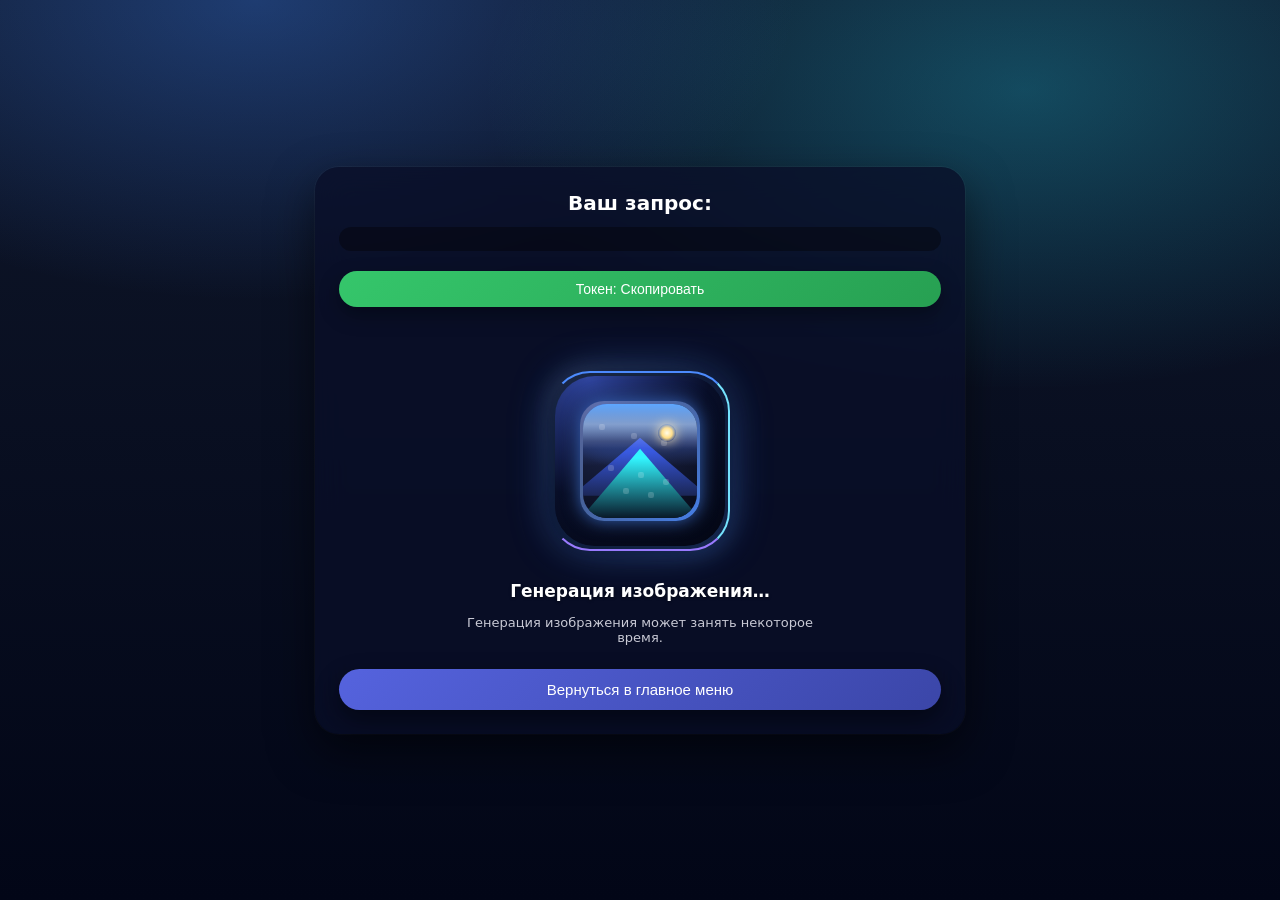
<file: generatingImage.html>
<!DOCTYPE html>
<html lang="ru">
<head>
    <meta charset="UTF-8">
    <meta name="viewport" content="width=device-width, initial-scale=1.0, maximum-scale=1.0, user-scalable=no">
    <title>Генерация изображения</title>
    <script src="https://telegram.org/js/telegram-web-app.js"></script>
    <link rel="stylesheet" href="https://cdnjs.cloudflare.com/ajax/libs/font-awesome/6.5.2/css/all.min.css">
    <style>
        * {
            box-sizing: border-box;
        }

        body {
            touch-action: manipulation;
            display: flex;
            justify-content: center;
            align-items: center;
            min-height: 100vh;
            padding: 20px;
            margin: 0;
            background:
  radial-gradient(900px 500px at 20% 0%, rgba(59,130,246,0.35), transparent 60%),
  radial-gradient(900px 500px at 80% 10%, rgba(34,211,238,0.28), transparent 60%),
  linear-gradient(180deg, #0f172a, #020617);

            color: white;
            font-family: system-ui, -apple-system, BlinkMacSystemFont, "Segoe UI", sans-serif;
        }

        #requestScreen {
            display: flex;
            flex-direction: column;
            align-items: center;
            text-align: center;
            padding: 24px;
            max-width: 650px;
            width: 100%;
            background: rgba(10, 15, 40, 0.78);
            border-radius: 24px;
            box-shadow:
                0 18px 45px rgba(0, 0, 0, 0.55),
                0 0 0 1px rgba(255, 255, 255, 0.04);
            backdrop-filter: blur(16px);
        }

        #requestDetails {
            margin-bottom: 20px;
            text-align: left;
            padding: 12px 14px;
            background: rgba(0, 0, 0, 0.35);
            border-radius: 14px;
            white-space: pre-wrap;
            font-size: 13px;
            width: 100%;
            max-height: 220px;
            overflow: auto;
            line-height: 1.4;
        }

        #userToken {
            margin-bottom: 20px;
            width: 100%;
        }

        #tokenButton {
            background: linear-gradient(135deg, #35c66b, #27a052);
            color: white;
            padding: 10px 16px;
            border: none;
            border-radius: 999px;
            cursor: pointer;
            transition: transform 0.15s ease, box-shadow 0.15s ease, opacity 0.15s ease;
            width: 100%;
            font-size: 14px;
            font-weight: 500;
            box-shadow: 0 8px 20px rgba(0, 0, 0, 0.35);
        }

        #tokenButton:hover {
            transform: translateY(-1px);
            box-shadow: 0 12px 26px rgba(0, 0, 0, 0.45);
            opacity: 0.96;
        }

        #tokenButton:active {
            transform: translateY(0);
            box-shadow: 0 6px 16px rgba(0, 0, 0, 0.4);
        }

        /* ---------- PRELOADER НОВЫЙ ---------- */

        .preloader-container {
            display: flex;
            flex-direction: column;
            align-items: center;
            margin: 24px 0;
            position: relative;
            gap: 10px;
        }

        .preloader {
            width: 220px;
            height: 220px;
            position: relative;
            display: flex;
            align-items: center;
            justify-content: center;
        }

        .preloader-bg {
            position: absolute;
            inset: 18px;
            background:
                radial-gradient(circle at 20% 0%, rgba(255, 255, 255, 0.16), transparent 55%),
                radial-gradient(circle at 80% 100%, rgba(77, 140, 255, 0.28), transparent 65%);
            filter: blur(10px);
            opacity: 0.9;
            border-radius: 40px;
        }

        /* ядро с карточкой фотографии */

        .photo-core {
            position: relative;
            width: 170px;
            height: 170px;
            border-radius: 40px;
            background: radial-gradient(circle at 20% 0%, #3147a3 0%, #090f29 55%, #040713 100%);
            box-shadow:
                0 0 30px rgba(0, 0, 0, 0.9),
                0 0 40px rgba(77, 140, 255, 0.65);
            display: flex;
            align-items: center;
            justify-content: center;
            overflow: visible;
            animation: coreFloat 3.2s ease-in-out infinite;
        }

        .photo-ring {
            position: absolute;
            inset: -5px;
            border-radius: inherit;
            border: 2px solid rgba(255, 255, 255, 0.12);
            border-top-color: #4d8cff;
            border-right-color: #76e4ff;
            border-bottom-color: #9a7bff;
            border-left-color: transparent;
            animation: spin 1.8s linear infinite;
        }

        .photo-frame {
            position: relative;
            width: 120px;
            height: 120px;
            border-radius: 24px;
            padding: 3px;
            background: linear-gradient(135deg, rgba(255, 255, 255, 0.25), rgba(77, 140, 255, 0.9));
            box-shadow:
                0 0 18px rgba(77, 140, 255, 0.7),
                0 0 28px rgba(0, 0, 0, 0.8);
        }

        .photo-frame-inner {
            width: 100%;
            height: 100%;
            border-radius: inherit;
            background: radial-gradient(circle at 30% 0%, #497bff 0%, #161d3b 45%, #060916 100%);
            position: relative;
            overflow: hidden;
        }

        /* условно «реалистичная» сцена внутри карточки */

        .photo-sky {
            position: absolute;
            inset: 0;
            height: 55%;
            background: linear-gradient(to bottom, #5da6ff 0%, #283a73 60%, transparent 100%);
        }

        .photo-mountain-back {
            position: absolute;
            bottom: 10%;
            left: -10%;
            width: 120%;
            height: 60%;
            background: linear-gradient(to top, #171f3e 0%, #3e63ff 80%);
            clip-path: polygon(50% 0%, 100% 85%, 0% 85%);
            opacity: 0.8;
        }

        .photo-mountain-front {
            position: absolute;
            bottom: -4%;
            left: -5%;
            width: 110%;
            height: 70%;
            background: linear-gradient(to top, #060a1a 0%, #32f5ff 80%);
            clip-path: polygon(50% 8%, 100% 100%, 0% 100%);
        }

        .photo-sun {
            position: absolute;
            width: 18px;
            height: 18px;
            border-radius: 50%;
            top: 18%;
            right: 18%;
            background: radial-gradient(circle, #fffbe0 0%, #ffd66b 40%, rgba(255, 214, 107, 0) 70%);
            box-shadow: 0 0 12px rgba(255, 230, 160, 0.9);
        }

        /* сканирующая линия */

        .photo-scan-line {
            position: absolute;
            left: 0;
            right: 0;
            height: 40%;
            background: linear-gradient(
                to bottom,
                rgba(255, 255, 255, 0) 0%,
                rgba(255, 255, 255, 0.35) 45%,
                rgba(255, 255, 255, 0) 100%
            );
            mix-blend-mode: screen;
            animation: scanDown 2.1s linear infinite;
        }

        /* «пиксели», которые дособираются */

        .photo-pixels {
            position: absolute;
            inset: 0;
        }

        .photo-pixels span {
            position: absolute;
            width: 6px;
            height: 6px;
            border-radius: 2px;
            background: rgba(255, 255, 255, 0.18);
            animation: pixelBlink 1.4s infinite alternate;
        }

        .photo-pixels span:nth-child(1) { top: 18%; left: 14%; }
        .photo-pixels span:nth-child(2) { top: 26%; left: 42%; animation-delay: 0.15s; }
        .photo-pixels span:nth-child(3) { top: 32%; left: 68%; animation-delay: 0.3s; }
        .photo-pixels span:nth-child(4) { top: 54%; left: 22%; animation-delay: 0.45s; }
        .photo-pixels span:nth-child(5) { top: 60%; left: 48%; animation-delay: 0.6s; }
        .photo-pixels span:nth-child(6) { top: 66%; left: 70%; animation-delay: 0.75s; }
        .photo-pixels span:nth-child(7) { top: 74%; left: 35%; animation-delay: 0.9s; }
        .photo-pixels span:nth-child(8) { top: 78%; left: 57%; animation-delay: 1.05s; }

        /* маленькие превью под главным кадром */

        .preloader-strip {
            margin-top: 10px;
            display: flex;
            gap: 6px;
        }

        .preloader-thumb {
            width: 38px;
            height: 26px;
            border-radius: 8px;
            background: linear-gradient(135deg, #243158, #4756a7);
            box-shadow: 0 0 8px rgba(0, 0, 0, 0.6);
            position: relative;
            overflow: hidden;
            opacity: 0.8;
            animation: thumbPulse 1.8s ease-in-out infinite;
        }

        .preloader-thumb::before {
            content: "";
            position: absolute;
            inset: 0;
            background: linear-gradient(to top, #12172c 0%, #35e0ff 100%);
            clip-path: polygon(50% 10%, 100% 100%, 0% 100%);
            opacity: 0.85;
        }

        .preloader-thumb::after {
            content: "";
            position: absolute;
            width: 6px;
            height: 6px;
            border-radius: 50%;
            top: 20%;
            right: 18%;
            background: #fff4c0;
        }

        .preloader-thumb:nth-child(2) {
            animation-delay: 0.15s;
        }
        .preloader-thumb:nth-child(3) {
            animation-delay: 0.3s;
        }

        .preloader-text {
            font-size: 17px;
            font-weight: 600;
            color: #ffffff;
            text-shadow: 0 1px 3px rgba(0,0,0,0.45);
            animation: textPulse 1.8s ease-in-out infinite;
        }

        .preloader-subtext {
            margin-top: 4px;
            font-size: 13px;
            color: rgba(235, 235, 245, 0.85);
            max-width: 360px;
        }

        /* ---------- АНИМАЦИИ ---------- */

        @keyframes textPulse {
            0% { opacity: 0.45; letter-spacing: 0.3px; }
            40% { opacity: 1; letter-spacing: 1.2px; }
            100% { opacity: 0.45; letter-spacing: 0.3px; }
        }

        @keyframes spin {
            to { transform: rotate(360deg); }
        }

        @keyframes coreFloat {
            0%, 100% { transform: translateY(0); }
            50%      { transform: translateY(-6px); }
        }

        @keyframes scanDown {
            0%   { transform: translateY(-110%); opacity: 0; }
            10%  { opacity: 1; }
            90%  { opacity: 1; }
            100% { transform: translateY(110%); opacity: 0; }
        }

        @keyframes pixelBlink {
            0%   { transform: scale(0.6); opacity: 0.15; }
            50%  { transform: scale(1);   opacity: 1; }
            100% { transform: scale(0.85); opacity: 0.4; }
        }

        @keyframes thumbPulse {
            0%, 100% { opacity: 0.6; transform: translateY(2px); }
            50%      { opacity: 1;   transform: translateY(0); }
        }

        /* ---------- IMAGE & BUTTONS ---------- */

        #generatedImage {
            max-width: 100%;
            border-radius: 14px;
            margin-bottom: 20px;
            box-shadow: 0 12px 28px rgba(0,0,0,0.65);
            display: none;

            /* стартовое состояние */
            opacity: 0;
            transform: translateY(10px) scale(0.98);
            filter: blur(3px);

            /* изначально ничего не видно по высоте */
            clip-path: polygon(0 0, 100% 0, 100% 0, 0 0);

            transition:
                box-shadow 1.2s ease-out,
                transform 1.2s ease-out,
                filter 1.2s ease-out,
                opacity 0.8s ease-out;
            background-color: #050816;
        }

        #generatedImage.loaded {
            display: block;
            opacity: 1;
            transform: translateY(0) scale(1);
            filter: blur(0);
            box-shadow:
                0 0 32px rgba(77, 140, 255, 0.7),
                0 18px 42px rgba(0,0,0,0.8);

            /* анимация «проявления» сверху вниз */
            animation: revealDown 20s cubic-bezier(0.18, 0.8, 0.35, 1) forwards;
        }
        @keyframes revealDown {
            0% {
                /* видно только верхнюю линию */
                clip-path: polygon(0 0, 100% 0, 100% 0, 0 0);
            }
            55% {
                /* уже почти вся картинка, но ещё не до конца — движение быстрое */
                clip-path: polygon(0 0, 100% 0, 100% 90%, 0 90%);
            }
            100% {
                /* полностью видна, движение замедляется к концу */
                clip-path: polygon(0 0, 100% 0, 100% 100%, 0 100%);
            }
        }


        #shareButtons {
            display: none;
            flex-direction: column;
            gap: 10px;
            margin-bottom: 20px;
            width: 100%;
        }

        #shareButtons button {
            background: linear-gradient(135deg, #4CAF50, #3c9241);
            color: white;
            padding: 12px;
            border: none;
            border-radius: 999px;
            cursor: pointer;
            font-size: 15px;
            font-weight: 500;
            box-shadow: 0 10px 25px rgba(0,0,0,0.45);
            transition: transform 0.12s ease, box-shadow 0.12s ease, opacity 0.12s ease;
        }

        #shareButtons button:hover {
            transform: translateY(-1px);
            box-shadow: 0 14px 32px rgba(0,0,0,0.55);
            opacity: 0.97;
        }

        #backToMenu,
        .btn {
            background: linear-gradient(135deg, #5563DE, #3b46a8);
            color: white;
            padding: 12px;
            border: none;
            border-radius: 999px;
            cursor: pointer;
            font-size: 15px;
            width: 100%;
            font-weight: 500;
            box-shadow: 0 10px 25px rgba(0,0,0,0.45);
            transition: transform 0.12s ease, box-shadow 0.12s ease, opacity 0.12s ease;
        }

        #backToMenu:hover,
        .btn:hover {
            transform: translateY(-1px);
            box-shadow: 0 14px 32px rgba(0,0,0,0.6);
            opacity: 0.97;
        }

        /* ---------- MODALS ---------- */

        .modal {
            display: none;
            position: fixed;
            z-index: 20;
            top: 0;
            left: 0;
            width: 100%;
            height: 100%;
            background-color: rgba(3, 6, 26, 0.82);
            justify-content: center;
            align-items: center;
            padding: 16px;
        }

        .modal-content {
            background: #ffffff;
            padding: 22px;
            border-radius: 18px;
            max-width: 520px;
            width: 100%;
            text-align: center;
            box-shadow: 0 18px 40px rgba(0,0,0,0.45);
        }

        @media (max-width: 768px) {
            #requestScreen {
                padding: 14px;
            }
            #requestDetails {
                font-size: 12px;
                max-height: 180px;
            }
            .preloader {
                width: 190px;
                height: 190px;
            }
        }

        h2 {
            color: #ffffff;
            margin-top: 0;
            margin-bottom: 12px;
            font-size: 20px;
        }

        .modal-content h2 {
            color: #111827;
            font-size: 18px;
        }
    </style>
</head>
<body>
    <div id="requestScreen">
        <h2>Ваш запрос:</h2>
        
        <div id="requestDetails"></div>

        <div id="userToken">
            <button id="tokenButton" onclick="copyToken()">Токен: Скопировать</button>
        </div>

        <div class="preloader-container">
            <div class="preloader">
                <div class="preloader-bg"></div>

                <!-- НОВЫЙ ПРЕЛОАДЕР -->
                <div class="photo-core">
                    <div class="photo-ring"></div>

                    <div class="photo-frame">
                        <div class="photo-frame-inner">
                            <div class="photo-sky"></div>
                            <div class="photo-mountain-back"></div>
                            <div class="photo-mountain-front"></div>
                            <div class="photo-sun"></div>

                            <div class="photo-scan-line"></div>

                            <div class="photo-pixels">
                                <span></span><span></span><span></span><span></span>
                                <span></span><span></span><span></span><span></span>
                            </div>
                        </div>
                    </div>
                </div>
            </div>



            <div class="preloader-text">Генерация изображения…</div>
            <div class="preloader-subtext">Генерация изображения может занять некоторое время.</div>
        </div>

        <img id="generatedImage" style="display: none;">

        <div id="shareButtons" style="display: none;">
            <button onclick="shareImage()">Поделиться фото</button>
            <button onclick="shareLink()">Поделиться ссылкой на фото</button>
        </div>

        <button id="backToMenu" onclick="returnToMainMenu()">Вернуться в главное меню</button>
    </div>

    <!-- Violation Modal -->
    <div id="violationModal" class="modal" style="display: none;">
        <div class="modal-content">
            <h2>Запрос нарушает наши <a href="https://t.me/GeneratorPhotosBot/rules" target="_blank">правила конфиденциальности</a>.</h2>
            <button onclick="returnToMainMenu()" style="margin-top: 14px;" class="btn">Вернуться в главное меню</button>
        </div>
    </div>

    <!-- Block Modal -->
    <div id="blockModal" class="modal" style="display: none;">
        <div class="modal-content">
            <h2>Вы заблокированы в приложении.</h2>
            <button onclick="copyToken()" class="btn" style="margin-top: 12px; margin-bottom: 10px;">Скопировать токен</button>
            <a href="https://t.me/Clickerstart_bot" target="_blank">
                <button class="btn">Служба поддержки</button>
            </a>
        </div>
    </div>

    <!-- Alert Modal -->
    <div id="alertModal" class="modal" style="display: none;">
        <div class="modal-content">
            <p id="alertMessage" style="color: black; font-weight: 600; font-size: 16px; margin-bottom: 16px;"></p>
            <button onclick="closeAlertModal()" class="btn">Закрыть</button>
        </div>
    </div>

    <script type="module">
        import { blockedUsers } from './security.js';
        if (blockedUsers.includes(localStorage.getItem('user_Token'))) {
            window.location.href = 'block.html';
        }
        const GAS_URL = 'https://script.google.com/macros/s/AKfycbwL-V0kZja_S8xRsc5EyDEtyjYwPoL2_ZkW3NwD0XkR90Guo3eJXsJoTOBxC5XbFcC-/exec';
        let pendingRequest = JSON.parse(localStorage.getItem('pendingRequest')) || null;

        const requestDetails = document.getElementById('requestDetails');
        const preloaderContainer = document.querySelector('.preloader-container');
        const generatedImage = document.getElementById('generatedImage');
        const shareButtons = document.getElementById('shareButtons');
        const backToMenu = document.getElementById('backToMenu');
        const tokenButton = document.getElementById('tokenButton');
        const violationModal = document.getElementById('violationModal');
        const blockModal = document.getElementById('blockModal');

        if (pendingRequest) {
            requestDetails.textContent = pendingRequest.params;
            tokenButton.textContent = `Ваш токен: ${pendingRequest.token} (Скопировать)`;
            preloaderContainer.style.display = 'flex';
            generatedImage.style.display = 'none';
            shareButtons.style.display = 'none';
            backToMenu.style.display = 'none';

            setInterval(checkStatus, 30000);
            checkStatus();
        } else {
            window.location.href = 'index.html'; // или главная страница
        }

        function checkStatus() {
            if (!pendingRequest) return;

            const data = {
                action: 'read',
                token: pendingRequest.token
            };

            fetch(GAS_URL, {
                method: 'POST',
                body: JSON.stringify(data)
            })
            .then(response => response.json())
            .then(result => {
                if (result.status === 'success') {
                    const rowData = result.data;

                    if (rowData.Y === 'Заблокировать') {
                        showBlockModal();
                    } else if (rowData.X === 'Запрос нарушает наши правила') {
                        violationModal.style.display = 'flex';
                        backToMenu.style.display = 'block';
                    } else if (rowData.W) {
                        let imageUrl = rowData.W;

                        if (imageUrl.includes('drive.google.com/file/d/')) {
                            const fileId = imageUrl.match(/\/d\/(.*?)\//)[1];
                            imageUrl = `https://drive.google.com/uc?export=view&id=${fileId}`;
                        }

                        preloaderContainer.style.display = 'none';

                        generatedImage.src = imageUrl;
                        generatedImage.style.display = 'block';

                        requestAnimationFrame(() => {
                            generatedImage.classList.add('loaded');
                        });

                        const sizeMatch = pendingRequest.params.match(/6\. Размер: (\d+x\d+)/);
                        if (sizeMatch) {
                            const [width, height] = sizeMatch[1].split('x').map(Number);
                            generatedImage.style.width = width + 'px';
                            generatedImage.style.height = height + 'px';
                        }

                        shareButtons.style.display = 'flex';
                        backToMenu.style.display = 'block';
                    }
                }
            })
            .catch(() => {
                // можно вывести алерт при ошибке, если нужно
            });
        }

        function returnToMainMenu() {
            localStorage.removeItem('pendingRequest');
            pendingRequest = null;
            window.location.href = 'index.html'; // или главная страница
        }

        function shareImage() {
            fetch(generatedImage.src)
                .then(res => res.blob())
                .then(blob => {
                    const file = new File([blob], 'image.png', {type: blob.type});
                    if (navigator.share) {
                        navigator.share({
                            files: [file]
                        });
                    } else {
                        showAlert('Sharing not supported');
                    }
                });
        }

        function shareLink() {
            if (navigator.share) {
                navigator.share({
                    title: 'Generated Image Link',
                    url: generatedImage.src
                });
            } else {
                showAlert('Sharing not supported');
            }
        }

        function copyToken() {
            navigator.clipboard.writeText(pendingRequest ? pendingRequest.token : '').then(() => {
                showAlert('Токен скопирован!');
            });
        }

        function showBlockModal() {
            document.getElementById('requestScreen').style.display = 'none';
            blockModal.style.display = 'flex';
        }

        function showAlert(message) {
            document.getElementById('alertMessage').textContent = message;
            document.getElementById('alertModal').style.display = 'flex';
        }

        function closeAlertModal() {
            document.getElementById('alertModal').style.display = 'none';
        }

        window.returnToMainMenu = returnToMainMenu;
        window.copyToken = copyToken;
        window.shareImage = shareImage;
        window.shareLink = shareLink;
        window.showAlert = showAlert;
        window.closeAlertModal = closeAlertModal;
    if (/iPhone/i.test(navigator.userAgent)) {
      if (localStorage.getItem('liquid') === 'Включен') {
        const style = document.createElement('style');
        style.textContent = `
          button, .btn, .btn btn--danger, .btn--neutral {
            border: 1px solid rgba(255, 255, 255, 0.8) !important;
          }
        `;
        document.head.appendChild(style);
      }
    }

    // Initialize Telegram WebApp
    const WebApp = window.Telegram?.WebApp;
    if (WebApp) {
      WebApp.ready();
      WebApp.expand();
      if (localStorage.getItem('enableconfirmation') === 'true') {
          WebApp.enableClosingConfirmation();
      }
      WebApp.SettingsButton.hide();
    }
    </script>
    <script type="module" src="security.js"></script>
</body>
</html>
</file>
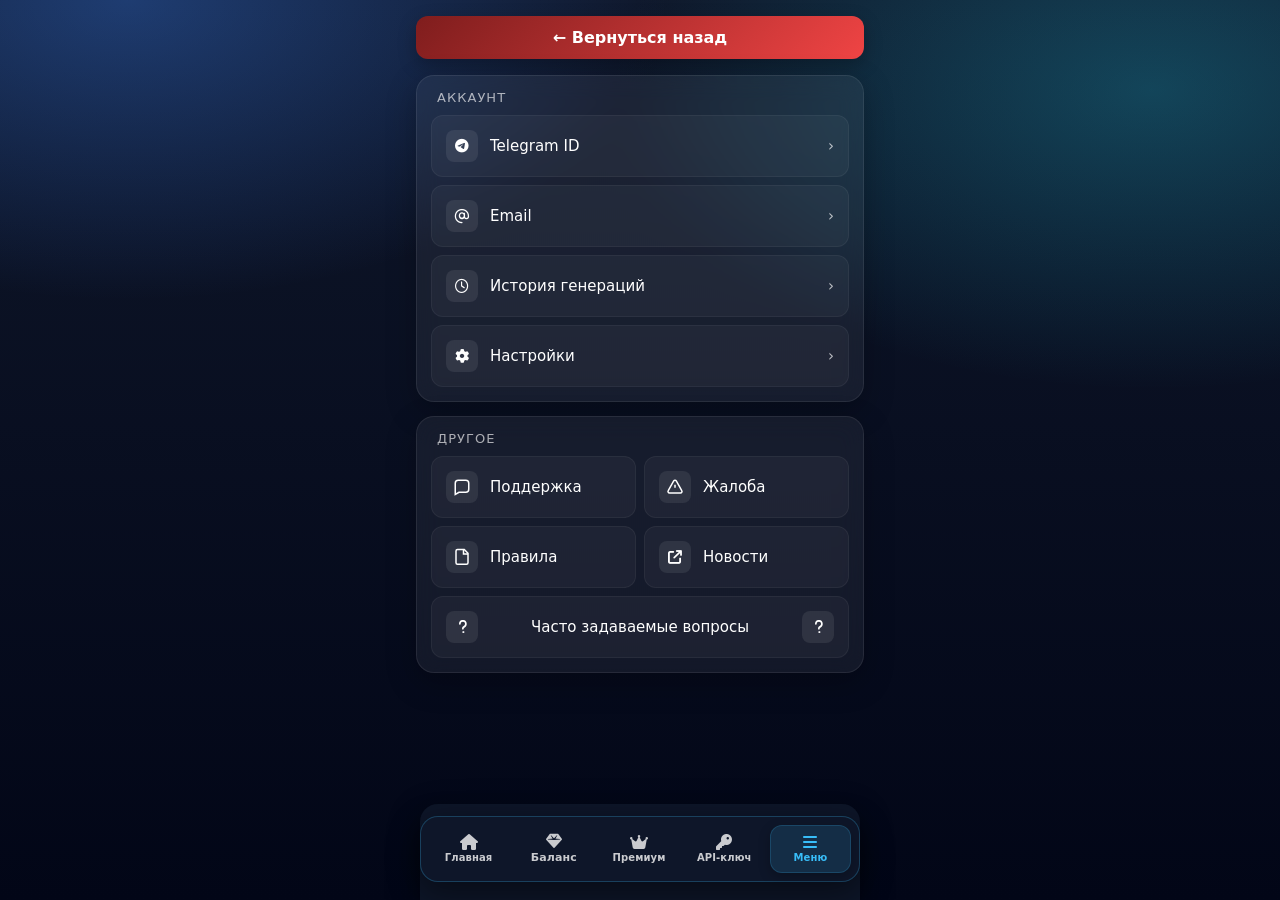
<file: menu.html>
<!DOCTYPE html>
<html lang="ru">
<head>
<meta charset="UTF-8" />
<meta name="viewport" content="width=device-width, initial-scale=1.0, maximum-scale=1.0, user-scalable=no" />
<title>Меню</title>
<script src="https://telegram.org/js/telegram-web-app.js"></script>
<link rel="stylesheet" href="https://cdnjs.cloudflare.com/ajax/libs/font-awesome/6.5.2/css/all.min.css" />
<style>
:root{
  --bg1:#020617;
  --bg2:#0f172a;
  --accent:#3b82f6;
  --accent2:#22d3ee;
  --danger:#ef4444;
  --card:rgba(255,255,255,0.06);
  --border:rgba(255,255,255,0.08);
  --text:#ffffff;
  --muted:rgba(255,255,255,0.65);
}

*{
  box-sizing:border-box;
  -webkit-tap-highlight-color: transparent;
}

body{
  user-select: none;
  margin:0;
  font-family: system-ui, -apple-system, Segoe UI, Roboto, Arial, sans-serif;
  color:var(--text);
  background:
    radial-gradient(900px 500px at 10% 0%, rgba(59,130,246,.35), transparent 60%),
    radial-gradient(900px 500px at 90% 10%, rgba(34,211,238,.25), transparent 60%),
    linear-gradient(180deg,var(--bg2),var(--bg1));
  min-height:100vh;
  padding-bottom: 90px;
}

body::after {
  content: "";
  position: fixed;
  left: 50%;
  bottom: 0;
  transform: translateX(-50%);
  width: min(100%, 440px);
  height: 96px;
  background: rgba(15, 23, 42, 0.92);
  border-radius: 18px 18px 0 0;
  pointer-events: none;
  z-index: 998;
  box-shadow: 0 10px 32px rgba(0, 0, 0, 0.45);
}

.wrapper{
  max-width:480px;
  margin:0 auto;
  padding:16px;
}

.header{
  display:flex;
  align-items:center;
  justify-content:space-between;
  margin-bottom:16px;
}

.title{
  font-size:22px;
  font-weight:700;
  letter-spacing:.3px;
}

.card{
  background:var(--card);
  border:1px solid var(--border);
  backdrop-filter: blur(12px);
  border-radius:18px;
  padding:14px;
  margin-bottom:14px;
  box-shadow:0 10px 30px rgba(0,0,0,.25);
}

.section-title{
  font-size:13px;
  color:var(--muted);
  margin-bottom:10px;
  padding-left:6px;
  text-transform:uppercase;
  letter-spacing:.08em;
}

.menu{
  display:flex;
  flex-direction:column;
  gap:8px;
}

.menu-grid{
  display:grid;
  grid-template-columns:1fr 1fr;
  gap:8px;
}


.btn{
  display:flex;
  align-items:center;
  justify-content:space-between;
  gap:10px;
  padding:14px 14px;
  border-radius:12px;
  text-decoration:none;
  color:white;
  background:rgba(255,255,255,0.04);
  border:1px solid rgba(255,255,255,0.05);
  transition:.18s ease;
  font-size:15px;
}

.btn:hover{
  background:rgba(255,255,255,0.08);
}

.btn:active{
  transform:scale(.98);
}

.btn-primary{
  background:linear-gradient(135deg,var(--accent),var(--accent2));
  border:none;
  box-shadow:0 6px 20px rgba(59,130,246,.35);
}

.btn-center{
  justify-content:center;
}

.btn-danger{
  background:linear-gradient(135deg,#7f1d1d,var(--danger));
  border:none;
}

.btn-yellow{
  background:linear-gradient(135deg,#f59e0b,#f97316);
  border:none;
}

.row{
  display:flex;
  align-items:center;
  gap:12px;
}

.icon{
  width:32px;
  height:32px;
  border-radius:8px;
  display:flex;
  align-items:center;
  justify-content:center;
  background:rgba(255,255,255,0.08);
  font-size:14px;
}

.right{
  margin-left:auto;
  opacity:.7;
}

.footer{
  text-align:center;
  margin-top:10px;
  font-size:12px;
  color:var(--muted);
}

.hidden{
  display:none !important;
}

.back-center{
display:block;
width:100%;
text-align:center;
text-decoration:none;
color:white;
font-weight:700;
padding:12px 0;
border-radius:12px;
background:linear-gradient(135deg,#7f1d1d,var(--danger));
box-shadow:0 6px 18px rgba(0,0,0,.25);
}

.back-center:active{
transform:scale(.98);
}


.back-title{
text-align:center;
font-weight:700;
}

.back-icon{
position:absolute;
left:12px;
top:50%;
transform:translateY(-50%);
text-decoration:none;
color:white;
font-weight:700;
}


.back-center:active{
transform:scale(.98);
}


</style>
<style>
.bottom-nav-fixed {
  position: fixed;
  left: 50%;
  bottom: 18px;
  transform: translateX(-50%);
  z-index: 999;
  width: min(100%, 440px);
  display: flex;
  justify-content: center;
  align-items: center;
  gap: 6px;
  background: rgba(15, 23, 42, 0.96);
  backdrop-filter: blur(20px);
  border: 1px solid rgba(56, 189, 248, 0.25);
  border-radius: 18px;
  padding: 8px;
  box-shadow: 0 10px 32px rgba(0, 0, 0, 0.45);
  box-sizing: border-box;
}
.bottom-nav-fixed .tab-btn {
  flex: 1 1 0;
  min-width: 0;
  background: transparent;
  border: none;
  color: rgba(255,255,255,0.78);
  padding: 8px 0;
  border-radius: 12px;
  font-size: 11px;
  font-weight: 700;
  cursor: pointer;
  transition: all 0.25s cubic-bezier(0.4, 0, 0.2, 1);
  display: flex;
  flex-direction: column;
  align-items: center;
  justify-content: center;
  gap: 2px;
  text-decoration: none;
  line-height: 1;
  -webkit-tap-highlight-color: transparent;
  font-family: system-ui, -apple-system, Segoe UI, Roboto, Arial, sans-serif;
}
.bottom-nav-fixed .tab-btn i {
  font-size: 16px;
  display: inline-flex;
  align-items: center;
  justify-content: center;
  text-decoration: none;
  line-height: 1;
}
.bottom-nav-fixed .tab-btn .tab-label {
  display: block;
  font-size: 10px;
  line-height: 1.2;
  white-space: normal;
  overflow: visible;
  text-overflow: unset;
  max-width: 100%;
  text-decoration: none;
  font-weight: 700;
  letter-spacing: 0.01em;
  word-break: break-word;
}
.bottom-nav-fixed .tab-btn,
.bottom-nav-fixed .tab-btn * {
  text-decoration: none !important;
}
.bottom-nav-fixed .tab-btn.active {
  background: rgba(56, 189, 248, 0.14);
  color: #38bdf8;
  box-shadow: 0 4px 12px rgba(0, 0, 0, 0.25);
  border: 1px solid rgba(56, 189, 248, 0.18);
}
.bottom-nav-fixed .tab-btn:hover {
  background: rgba(255, 255, 255, 0.05);
}
.bottom-nav-fixed .tab-btn:focus-visible {
  outline: 2px solid rgba(56, 189, 248, 0.45);
  outline-offset: 2px;
}
@media (max-width: 520px) {
  .bottom-nav-fixed {
    width: calc(100% - 20px);
    bottom: 12px;
    padding: 6px;
  }
  .bottom-nav-fixed .tab-btn {
    padding: 10px 6px;
    font-size: 12px;
  }
}
</style>
</head>

<body>
<style>
body {
  padding-bottom: 90px;
}
</style>
<div class="tabs-container bottom-nav-fixed" aria-label="Фиксированная навигационная панель">
  <a title="Главная" type="button" class="tab-btn" aria-label="Главная" href="index.html" onclick="event.preventDefault(); window.location.href='index.html'">
    <i class="fa-solid fa-house"></i>
    <span class="tab-label">Главная</span>
  </a>
  <a title="Тут вы можете пополнить свой баланс кристаллов." type="button" class="tab-btn" aria-label="Баланс" href="crystals.html" onclick="event.preventDefault(); window.location.href='crystals.html'">
    <i class="fa-solid fa-gem"></i>
    <span class="tab-label" style="white-space: nowrap; font-size: 11px;">Баланс</span>
  </a>
  <a title="Тут вы можете приобрести премиум и получить доступ к расширенным возможностям." type="button" class="tab-btn" aria-label="Премиум" href="premium.html" onclick="event.preventDefault(); window.location.href='premium.html'">
    <i class="fa-solid fa-crown"></i>
    <span class="tab-label">Премиум</span>
  </a>
  <a title="Тут вы можете создавать свой API-ключ и подключить генерацию изображений к своим сайтам, ботам и приложениям." type="button" class="tab-btn" aria-label="API" href="api.html" onclick="event.preventDefault(); window.location.href='api.html'">
    <i class="fa-solid fa-key"></i>
    <span class="tab-label">API-ключ</span>
  </a>
  <a title="Открыть дополнительные опции" type="button" class="tab-btn active" aria-label="Меню" href="menu.html" onclick="event.preventDefault(); window.location.href='menu.html'">
    <i class="fa-solid fa-bars"></i>
    <span class="tab-label">Меню</span>
  </a>
</div>
<div class="wrapper">

<div class="header">
<a href="index.html" class="back-center">
← Вернуться назад
</a>
</div>

<div class="card">
<div class="section-title">Аккаунт</div>
<div class="menu">

<a id="telegramLink" href="setID.html" class="btn">
<div class="row">
<div class="icon"><i class="fab fa-telegram"></i></div>
<div>Telegram ID</div>
</div>
<div class="right">›</div>
</a>

<a id="emailLink" href="setEMAIL.html" class="btn">
<div class="row">
<div class="icon"><i class="fa-regular fa-at"></i></div>
<div>Email</div>
</div>
<div class="right">›</div>
</a>

<a href="story.html" class="btn">
<div class="row">
<div class="icon"><i class="fa-regular fa-clock"></i></div>
<div>История генераций</div>
</div>
<div class="right">›</div>
</a>

<a href="settings.html" class="btn">
<div class="row">
<div class="icon"><i class="fa-solid fa-gear"></i></div>
<div>Настройки</div>
</div>
<div class="right">›</div>
</a>

<a id="sendPhotoBtn" href="sendImageUsingID.html" class="btn hidden">
<div class="row">
<div class="icon"><i class="fa-solid fa-arrow-up-from-bracket"></i></div>
<div>Отправить фото по Telegram ID</div>
</div>
<div class="right">›</div>
</a>

<a id="sendBroadcastBtn" href="rass.html" class="btn hidden">
<div class="row">
<div class="icon"><i class="fa-solid fa-bullhorn"></i></div>
<div>Отправить рассылку</div>
</div>
<div class="right">›</div>
</a>

</div>
</div>

<div class="card">
<div class="section-title">Другое</div>
<div class="menu-grid">

<a href="https://t.me/Clickerstart_bot" class="btn">
<div class="row">
<div class="icon">
<svg viewBox="0 0 24 24" width="18" height="18" fill="none" stroke="white" stroke-width="2"><path d="M21 15a4 4 0 0 1-4 4H8l-5 3V7a4 4 0 0 1 4-4h10a4 4 0 0 1 4 4z"/></svg>
</div>
<div>Поддержка</div>
</div>
</a>

<a href="https://t.me/NickNaymesBot/submit_complaints" class="btn">
<div class="row">
<div class="icon">
<svg viewBox="0 0 24 24" width="18" height="18" fill="none" stroke="white" stroke-width="2"><path d="M12 9v4"/><path d="M12 17h.01"/><path d="M10.29 3.86l-7.29 13A2 2 0 0 0 4.71 20h14.58a2 2 0 0 0 1.71-3.14l-7.29-13a2 2 0 0 0-3.42 0z"/></svg>
</div>
<div>Жалоба</div>
</div>
</a>

<a href="https://t.me/GeneratorPhotosBot/rules" class="btn">
<div class="row">
<div class="icon">
<svg viewBox="0 0 24 24" width="18" height="18" fill="none" stroke="white" stroke-width="2"><path d="M4 19.5V4a2 2 0 0 1 2-2h9l5 5v12.5a2 2 0 0 1-2 2H6a2 2 0 0 1-2-2z"/><path d="M14 2v6h6"/></svg>
</div>
<div>Правила</div>
</div>
</a>

<a href="https://t.me/NickNaymes2Bot" class="btn">
<div class="row">
<div class="icon">
<i class="fa-solid fa-arrow-up-right-from-square"></i>
</div>
<div>Новости</div>
</div>
</a>

<a href="oftenasks.html" class="btn btn-center" style="grid-column:1 / -1;">
<div class="row" style="justify-content:space-between; width: 100%;">
<div class="icon">
<i class="fa-solid fa-question"></i>
</div>
<div style="flex:1; text-align:center;">Часто задаваемые вопросы</div>
<div class="icon">
<i class="fa-solid fa-question"></i>
</div>
</div>
</a>

</div>

</div>

<script>
const tg = window.Telegram.WebApp;
tg.expand();
if (localStorage.getItem('enableconfirmation') === 'true') {
  tg.enableClosingConfirmation();
}
tg.SettingsButton.show();
tg.onEvent('settingsButtonClicked', () => {
  window.location.href = 'settings.html';
});

// ADMIN BUTTON
(function(){
const isAdmin = localStorage.getItem('admin') === 'true';
if(isAdmin){
 document.getElementById('sendPhotoBtn').classList.remove('hidden');
}
})();
// Показать кнопку рассылки для администратора
(function(){
  const isAdmin = localStorage.getItem('admin') === 'true';
  if(isAdmin){
    const el = document.getElementById('sendBroadcastBtn');
    if (el) el.classList.remove('hidden');
  }
})();

// UPDATE LINKS
(function(){
function isValidUserID(uid){
if(!uid) return false;
if(uid === 'null') return false;
return /^\d+$/.test(uid);
}

const telegramLink = document.getElementById('telegramLink');
const emailLink = document.getElementById('emailLink');

const uid = localStorage.getItem('userID');
const email = localStorage.getItem('email');

telegramLink.querySelector('div div:last-child').textContent =
 isValidUserID(uid)
 ? 'Изменить Telegram ID'
 : 'Подключить Telegram ID';

emailLink.querySelector('div div:last-child').textContent =
 email
 ? 'Изменить Email'
 : 'Подключить Email';
})();

// LIQUID GLASS EFFECT
(function(){
  const liquidState = localStorage.getItem('liquid');
  const existing = document.getElementById('liquid-nav-style');

  if (liquidState === 'Включен') {
    if (existing) existing.remove();

    const style = document.createElement('style');
    style.id = 'liquid-nav-style';
    style.textContent = `
      .tabs-container, .bottom-nav-fixed {
        background: rgba(15, 23, 42, 0.72) !important;
        backdrop-filter: blur(22px) saturate(140%) !important;
        -webkit-backdrop-filter: blur(22px) saturate(140%) !important;
        border: 1px solid rgba(255,255,255,0.8) !important;
        box-shadow: 0 10px 32px rgba(0, 0, 0, 0.45), inset 0 1px 0 rgba(255,255,255,0.16) !important;
      }
      .card,
      .btn,
      .back-center {
        border: 1px solid rgba(255,255,255,0.8) !important;
      }
    `;
    document.head.appendChild(style);
  } else if (existing) {
    existing.remove();
  }
})();

const tgInstance = window.Telegram?.WebApp || null;
if (tgInstance) {
  tgInstance.expand();
  if (localStorage.getItem('enableconfirmation') === 'true') {
    tgInstance.enableClosingConfirmation();
  } else {
    tgInstance.disableClosingConfirmation();
  }
  tgInstance.SettingsButton.show();
  tgInstance.onEvent('settingsButtonClicked', () => {
    window.location.href = 'settings.html';
  });
}
</script>

<script type="module" src="security.js"></script>
<script>
function handleSectionSwitch(url) {
  window.location.href = url;
}
function setActiveNav() {
  const currentPage = window.location.pathname.split('/').pop() || 'index.html';
  const navButtons = document.querySelectorAll('.tab-btn');
  navButtons.forEach((btn) => {
    const label = btn.getAttribute('aria-label') || '';
    const targetPage = {
      'Кристаллы': 'crystals.html',
      'Премиум': 'premium.html',
      'API': 'api.html',
      'Меню': 'menu.html'
    }[label];
    btn.classList.toggle('active', targetPage === currentPage);
  });
}
window.addEventListener('DOMContentLoaded', setActiveNav);
</script>
</body>
</html>
</file>
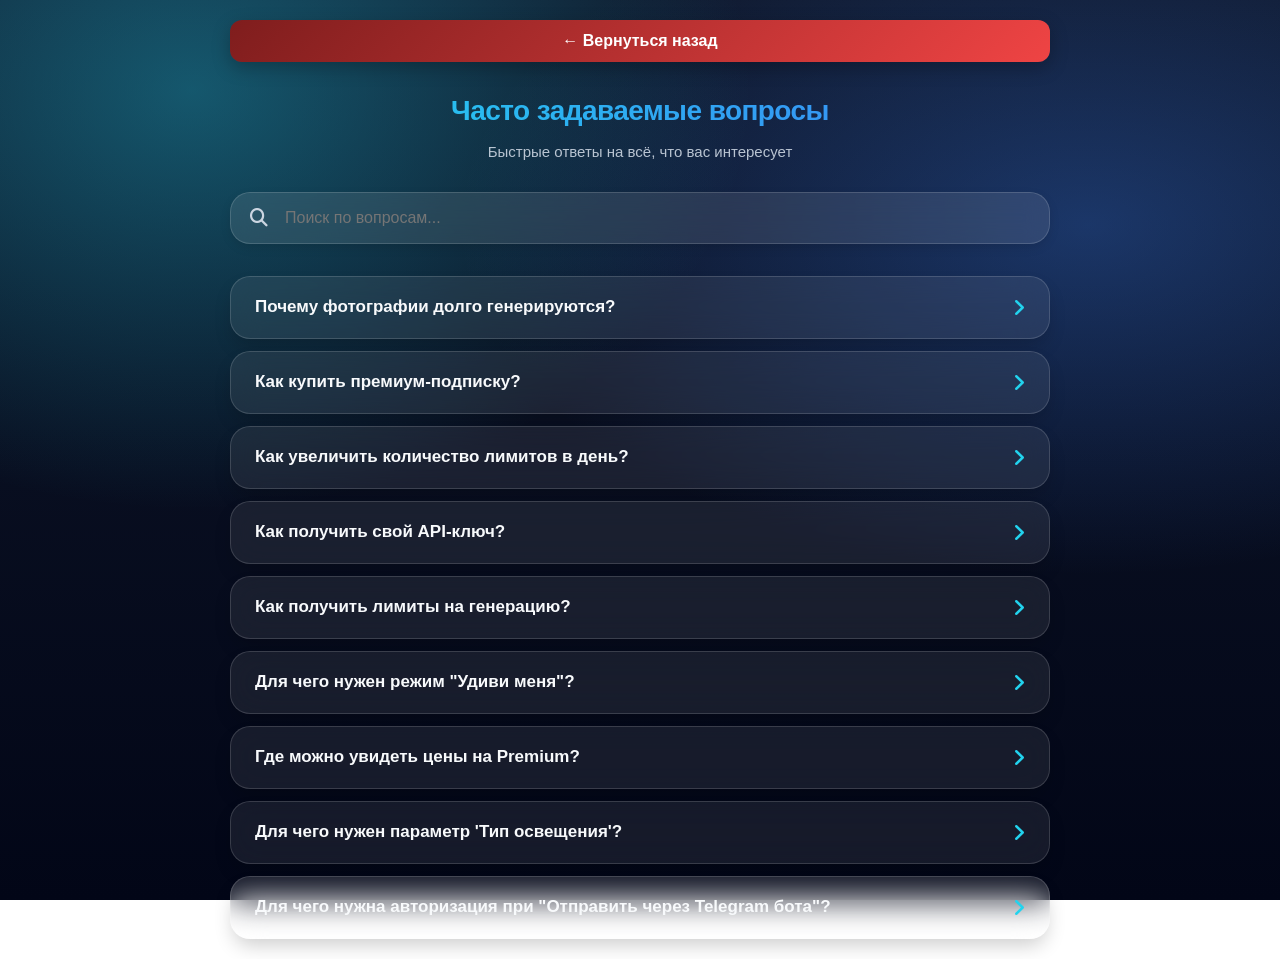
<file: oftenasks.html>
<!DOCTYPE html>
<html lang="ru">
<head>
<meta charset="UTF-8">
<meta name="viewport" content="width=device-width, initial-scale=1.0, maximum-scale=1.0, user-scalable=no">
<title>Часто задаваемые вопросы</title>
<script src="https://telegram.org/js/telegram-web-app.js"></script>
<link rel="stylesheet" href="https://cdnjs.cloudflare.com/ajax/libs/font-awesome/6.5.2/css/all.min.css" />
<style>
:root {
    --bg1: #020617;
    --bg2: #0f172a;
    --accent: #22d3ee;
    --accent2: #3b82f6;
    --danger: #ef4444;
    --card-bg: rgba(255, 255, 255, 0.08);
    --card-border: rgba(255, 255, 255, 0.15);
    --text: #f8fafc;
    --muted: #cbd5e1;
    --radius: 20px;
}

* {
    box-sizing: border-box;
    -webkit-tap-highlight-color: transparent;
}

body {
    margin: 0;
    padding: 20px 16px;
    font-family: -apple-system, BlinkMacSystemFont, "Segoe UI", Roboto, Oxygen, Ubuntu, Cantarell, sans-serif;
    color: var(--text);
    background:
        radial-gradient(800px 600px at 15% 10%, rgba(34, 211, 238, 0.35), transparent 70%),
        radial-gradient(900px 500px at 85% 25%, rgba(59, 130, 246, 0.32), transparent 70%),
        linear-gradient(180deg, var(--bg2), var(--bg1));
    min-height: 100vh;
    overflow-y: auto;
    background-attachment: fixed;
}

.container {
    max-width: 820px;
    margin: 0 auto;
}

/* Современная шапка с кнопкой назад */
.top-bar {
    display: flex;
    align-items: center;
    gap: 12px;
    margin-bottom: 32px;
    padding: 8px 0;
}

.back-center {
    display: block;
    width: 100%;
    text-align: center;
    text-decoration: none;
    color: white;
    font-weight: 700;
    padding: 12px 0;
    border-radius: 12px;
    background: linear-gradient(135deg, #7f1d1d, var(--danger));
    box-shadow: 0 6px 18px rgba(0, 0, 0, 0.25);
    transition: all 0.2s ease;
    margin-bottom: 32px;
}

.back-center:active {
    transform: scale(0.98);
}

/* Заголовок */
h1 {
    font-size: 28px;
    font-weight: 700;
    letter-spacing: -0.02em;
    text-align: center;
    margin: 0 0 8px;
    background: linear-gradient(90deg, var(--accent), var(--accent2));
    -webkit-background-clip: text;
    -webkit-text-fill-color: transparent;
    line-height: 1.2;
}

.header-subtitle {
    text-align: center;
    color: var(--muted);
    font-size: 15px;
    margin-bottom: 32px;
    opacity: 0.9;
}

/* Поиск с иконкой */
.search-container {
    position: relative;
    margin-bottom: 32px;
}

.search-icon {
    position: absolute;
    left: 20px;
    top: 50%;
    transform: translateY(-50%);
    color: var(--muted);
    font-size: 18px;
    z-index: 2;
    pointer-events: none;
}

#search {
    width: 100%;
    padding: 16px 20px 16px 54px;
    border-radius: var(--radius);
    border: 1px solid var(--card-border);
    background: rgba(255, 255, 255, 0.1);
    color: var(--text);
    font-size: 16px;
    backdrop-filter: blur(12px);
    box-shadow: 0 4px 12px -2px rgba(0, 0, 0, 0.15);
    transition: all 0.3s ease;
}

#search:focus {
    outline: none;
    border-color: var(--accent);
    box-shadow: 0 0 0 4px rgba(34, 211, 238, 0.2);
    background: rgba(255, 255, 255, 0.15);
}

/* Карточки FAQ — glassmorphism + современный вид */
.faq-list {
    display: flex;
    flex-direction: column;
    gap: 12px;
}

.faq-item {
    border-radius: var(--radius);
    overflow: hidden;
    background: var(--card-bg);
    border: 1px solid var(--card-border);
    box-shadow: 0 10px 20px -4px rgba(0, 0, 0, 0.2);
    backdrop-filter: blur(16px);
    transition: all 0.3s cubic-bezier(0.4, 0, 0.2, 1);
}

.faq-item:hover {
    transform: translateY(-3px);
    box-shadow: 0 20px 25px -5px rgba(34, 211, 238, 0.15),
                0 8px 10px -6px rgba(0, 0, 0, 0.2);
}

.faq-item summary {
    cursor: pointer;
    padding: 20px 24px;
    font-weight: 600;
    font-size: 17px;
    display: flex;
    align-items: center;
    list-style: none;
    position: relative;
    user-select: none;
}

.faq-item summary::after {
    content: "\f105";
    font-family: "Font Awesome 6 Free";
    font-weight: 900;
    font-size: 20px;
    color: var(--accent);
    margin-left: auto;
    transition: transform 0.4s cubic-bezier(0.4, 0, 0.2, 1);
}

.faq-item[open] summary::after {
    transform: rotate(90deg);
}

.faq-item[open] {
    box-shadow: 0 15px 30px -6px rgba(34, 211, 238, 0.25);
}

/* Ответ */
.answer {
    padding: 6px 24px 24px;
    font-size: 15.5px;
    line-height: 1.75;
    color: var(--muted);
    background: rgba(0, 0, 0, 0.2);
    white-space: pre-wrap;
    word-wrap: break-word;
}

/* Сообщение "Ничего не найдено" */
.no-results {
    text-align: center;
    padding: 60px 20px;
    color: var(--muted);
    background: var(--card-bg);
    border: 1px solid var(--card-border);
    border-radius: var(--radius);
    backdrop-filter: blur(12px);
    box-shadow: 0 10px 20px -4px rgba(0, 0, 0, 0.2);
}

.no-results i {
    font-size: 52px;
    opacity: 0.25;
    margin-bottom: 16px;
    display: block;
}

.no-results p:first-of-type {
    font-size: 18px;
    font-weight: 600;
    margin-bottom: 8px;
    color: var(--text);
}

/* Анимация появления ответа */
@keyframes fadeInDown {
    from {
        opacity: 0;
        transform: translateY(12px);
    }
    to {
        opacity: 1;
        transform: translateY(0);
    }
}

.faq-item[open] .answer {
    animation: fadeInDown 0.3s ease forwards;
}

/* Адаптив */
@media (max-width: 600px) {
    body { padding: 16px 12px; }
    h1 { font-size: 24px; }
    .top-bar { margin-bottom: 24px; }
    .search-container { margin-bottom: 24px; }
    .faq-item summary { padding: 18px 20px; font-size: 16px; }
    .answer { padding: 6px 20px 20px; font-size: 15px; }
}

/* Дополнительный блеск на акцентных элементах */
.accent-glow {
    animation: softGlow 4s ease-in-out infinite alternate;
}

@keyframes softGlow {
    from { text-shadow: 0 0 8px rgba(34, 211, 238, 0.6); }
    to { text-shadow: 0 0 20px rgba(34, 211, 238, 0.9); }
}
</style>
</head>
<body>
<div class="container">
    <!-- Кнопка назад -->
    <a href="menu.html" class="back-center" id="backBtn">
        ← Вернуться назад
    </a>

    <!-- Заголовок с градиентом -->
    <h1>Часто задаваемые вопросы</h1>
    <p class="header-subtitle">Быстрые ответы на всё, что вас интересует</p>

    <!-- Поиск с иконкой -->
    <div class="search-container">
        <i class="fas fa-search search-icon"></i>
        <input type="text" id="search" placeholder="Поиск по вопросам...">
    </div>

    <!-- Список FAQ -->
    <div id="faq-list" class="faq-list"></div>
</div>

<script>
const faqData = [
    { question: "Почему фотографии долго генерируются?", answer: `— Бот один, а пользователей много.\nИз-за этого генерация может занимать больше времени.\nБот проверяет соблюдение правил.\nМаксимальный срок генерации — до 2 дней.` },
    { question: "Как купить премиум-подписку?", answer: `Способ 1(Покупка у поддержки):\n1. Купите промокод у поддержки.\n2. Откройте приложение бота(тоесть это приложение).\n3. Подпишитесь на канал(если не подписаны).\n4. На экране генерации нажмите «Premium».\n5. Пролистайте вниз и введите промокод в нужном поле.\n\nСпособ 2(Покупка в самом приложении):\n1. Откройте приложение бота(тоесть это приложение).\n2. Подпишитесь на канал(если не подписаны).\n3. На экране генерации нажмите «Premium».\n4. Пролистайте вниз и выберите нужный вам тариф.` },
    { question: "Как увеличить количество лимитов в день?", answer: `1. Купить промокод на лимиты у поддержки.\n2. Купить премиум (см. инструкцию выше).` },
    { question: "Как получить свой API-ключ?", answer: `1. Главное меню → Мой API-ключ.\n2. Нажмите "Создать мой API-ключ".\n3. Копируйте ключ.` },
    { question: "Как получить лимиты на генерацию?", answer: `1. Введите промокод.\n2. Посмотрите видео-рекламу.\n3. Через службу поддержки.` },
    { question: 'Для чего нужен режим "Удиви меня"?', answer: `Применяет случайное описание и параметры.` },
    { question: "Где можно увидеть цены на Premium?", answer: `Главное меню → Premium → Пролистайте вниз.\nИногда бывают скидки!` },
    { question: "Для чего нужен параметр 'Тип освещения'?", answer: `Определяет, как свет падает на объект и какое настроение создаёт.` },
    { question: 'Для чего нужна авторизация при "Отправить через Telegram бота"?', answer: `Чтобы бот точно отправлял изображения вам.` }
];

function renderFAQ(data, isSearch = false) {
    const faqList = document.getElementById('faq-list');
    faqList.innerHTML = '';

    if (data.length === 0 && isSearch) {
        faqList.innerHTML = `
            <div class="no-results">
                <i class="fas fa-search"></i>
                <p>Ничего не найдено</p>
                <p>Попробуйте изменить запрос поиска</p>
            </div>`;
        return;
    }

    data.forEach(item => {
        const faqItem = document.createElement('details');
        faqItem.className = 'faq-item';

        const summary = document.createElement('summary');
        summary.textContent = item.question;

        const answer = document.createElement('div');
        answer.className = 'answer';
        answer.textContent = item.answer;

        faqItem.appendChild(summary);
        faqItem.appendChild(answer);
        faqList.appendChild(faqItem);
    });
}

// Первоначальная отрисовка
renderFAQ(faqData);

// Поиск в реальном времени
document.getElementById('search').addEventListener('input', (e) => {
    const query = e.target.value.toLowerCase().trim();
    const filtered = faqData.filter(item => 
        item.question.toLowerCase().includes(query)
    );
    renderFAQ(filtered, query.length > 0);
});

// iPhone liquid tweak (оставлен без изменений)
if (/iPhone/i.test(navigator.userAgent)) {
    if (localStorage.getItem('liquid') === 'Включен') {
        const style = document.createElement('style');
        style.textContent = `button, input[type="button"], input[type="submit"], input[type="reset"], input[type="image"], .btn, [role="button"] { border: 1px solid rgba(255,255,255,0.8) !important; }`;
        document.head.appendChild(style);
        const backBtn = document.getElementById('backBtn');
        if (backBtn) backBtn.style.border = '1px solid rgba(255,255,255,0.8)';
    }
}

// Закрытие клавиатуры при клике вне поля
document.addEventListener('click', e => {
    if (e.target.id !== 'search') {
        document.getElementById('search').blur();
    }
});
</script>
<script>
// Telegram WebApp Settings Button
if (window.Telegram && window.Telegram.WebApp) {
  window.Telegram.WebApp.SettingsButton.show();
  window.Telegram.WebApp.onEvent('settingsButtonClicked', () => {
    window.location.href = 'settings.html';
  });
}
</script>
<script type="module" src="security.js"></script>
</body>
</html>
</file>
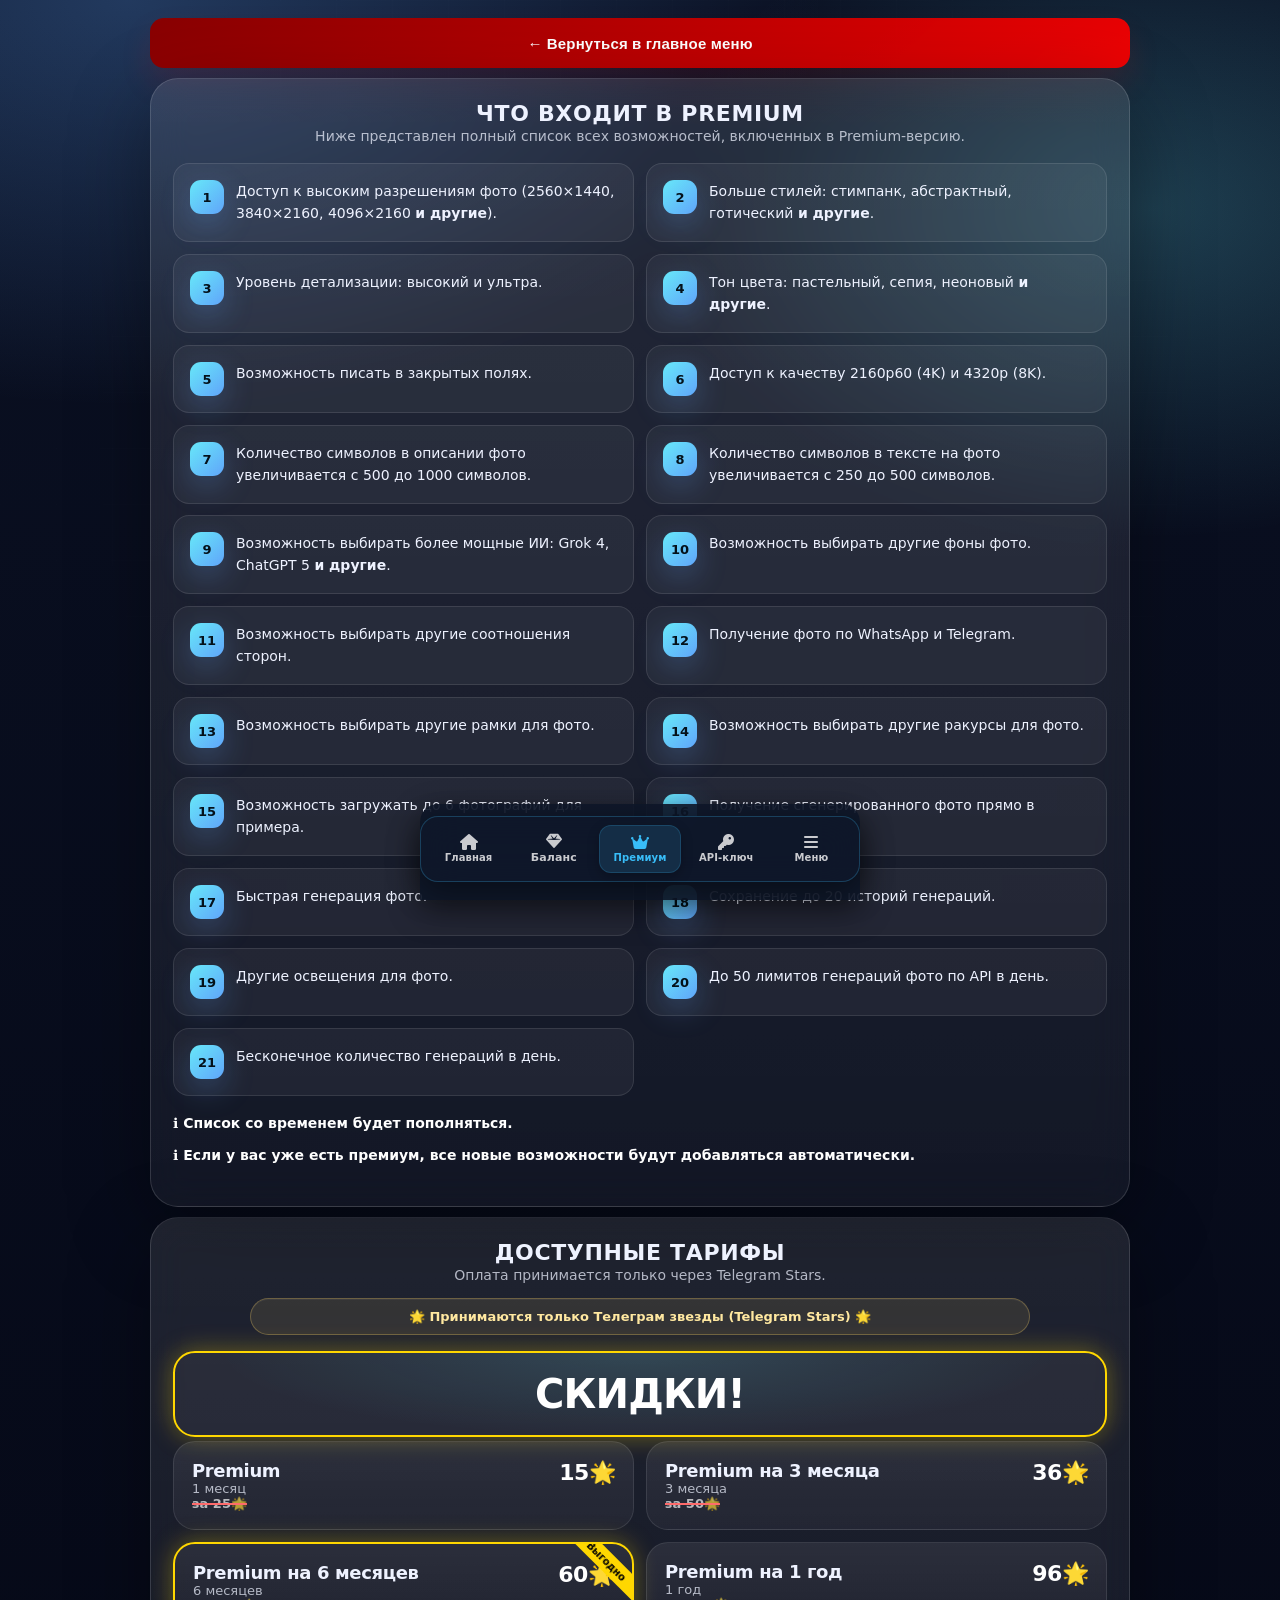
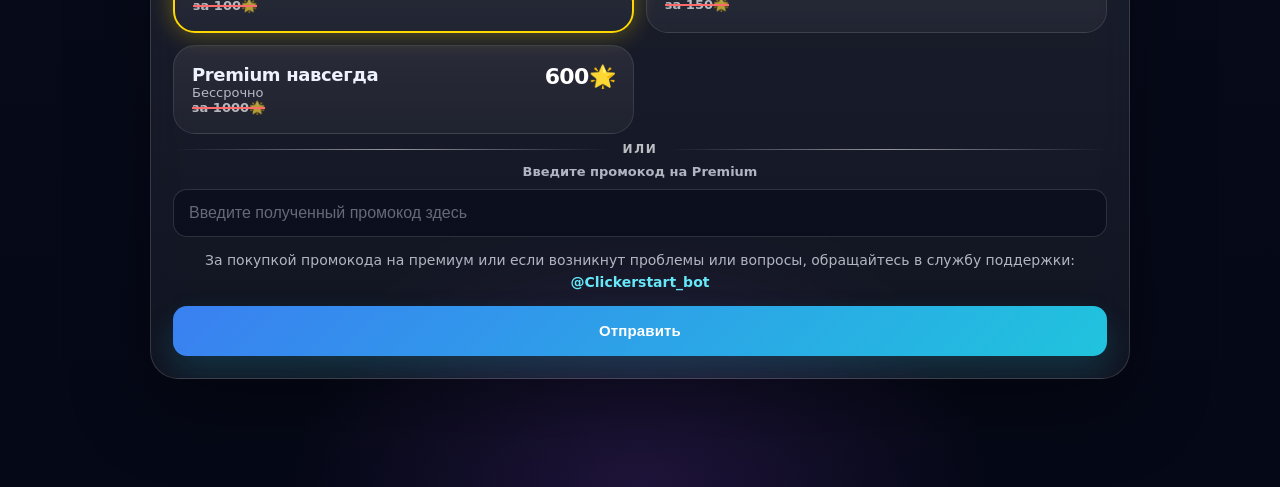
<file: premium.html>
<!DOCTYPE html>
<html lang="ru">
<head>
  <meta charset="UTF-8" />
  <meta name="viewport" content="width=device-width, initial-scale=1.0, maximum-scale=1.0, user-scalable=no" />
  <meta name="theme-color" content="#0b1020" />
  <title>Купить Premium</title>
  <script src="https://telegram.org/js/telegram-web-app.js"></script>
  <link rel="stylesheet" href="https://cdnjs.cloudflare.com/ajax/libs/font-awesome/6.5.2/css/all.min.css">
  <style>
    :root {
      --bg-0: #050816;
      --bg-1: #0a1022;
      --bg-2: rgba(255, 255, 255, 0.08);
      --bg-3: rgba(255, 255, 255, 0.12);
      --border: rgba(255, 255, 255, 0.14);
      --text: #eef2ff;
      --muted: rgba(238, 242, 255, 0.72);
      --accent: #67e8f9;
      --accent-2: #60a5fa;
      --success: #22c55e;
      --danger: #ef4444;
      --gold: #ffd76a;
      --shadow: 0 24px 80px rgba(0, 0, 0, 0.35);
      --radius-xl: 28px;
      --radius-lg: 22px;
      --radius-md: 16px;
      --radius-sm: 12px;
    }

    * {
      box-sizing: border-box;
      margin: 0;
      padding: 0;
      -webkit-tap-highlight-color: transparent;
      -webkit-user-select: none;
      -moz-user-select: none;
      -ms-user-select: none;
      user-select: none;
    }

    html {
      scroll-behavior: smooth;
      -webkit-user-select: none;
      -moz-user-select: none;
      -ms-user-select: none;
      user-select: none;
    }

    input,
    textarea,
    select {
      -webkit-user-select: text;
      -moz-user-select: text;
      -ms-user-select: text;
      user-select: text;
    }

    body {
      min-height: 100vh;
      font-family: Inter, ui-sans-serif, system-ui, -apple-system, BlinkMacSystemFont, "Segoe UI", Arial, sans-serif;
      color: var(--text);
      background:
        radial-gradient(1200px 700px at 10% 0%, rgba(96, 165, 250, 0.28), transparent 58%),
        radial-gradient(900px 600px at 90% 10%, rgba(103, 232, 249, 0.22), transparent 55%),
        radial-gradient(700px 500px at 50% 100%, rgba(168, 85, 247, 0.16), transparent 50%),
        linear-gradient(180deg, var(--bg-1), var(--bg-0));
      overflow-x: hidden;
      padding-bottom: 90px;
    }

    body::before {
      content: "";
      position: fixed;
      left: 50%;
      bottom: 0;
      transform: translateX(-50%);
      width: min(100%, 440px);
      height: 96px;
      background: rgba(15, 23, 42, 0.92);
      border-radius: 18px 18px 0 0;
      pointer-events: none;
      z-index: 998;
      box-shadow: 0 10px 32px rgba(0, 0, 0, 0.45);
    }

    body::before {
      content: "";
      position: fixed;
      left: 50%;
      bottom: 0;
      transform: translateX(-50%);
      width: min(100%, 440px);
      height: 96px;
      background: rgba(15, 23, 42, 0.92);
      border-radius: 18px 18px 0 0;
      pointer-events: none;
      z-index: 998;
      box-shadow: 0 10px 32px rgba(0, 0, 0, 0.45);
    }

    body::after {
      content: "";
      position: fixed;
      inset: 0;
      pointer-events: none;
      background-image:
        linear-gradient(rgba(255,255,255,0.03) 1px, transparent 1px),
        linear-gradient(90deg, rgba(255,255,255,0.03) 1px, transparent 1px);
      background-size: 56px 56px;
      mask-image: radial-gradient(circle at center, black 55%, transparent 100%);
      opacity: 0.35;
      z-index: 0;
    }

    .page {
      width: 100%;
      min-height: 100vh;
      padding: 18px;
      display: flex;
      justify-content: center;
      align-items: flex-start;
      position: relative;
      z-index: 1;
    }

    .shell {
      width: min(980px, 100%);
      display: grid;
      gap: 10px;
    }

    .hero {
      position: relative;
      overflow: hidden;
      padding: 22px;
      border: 1px solid var(--border);
      border-radius: var(--radius-xl);
      background: linear-gradient(180deg, rgba(255,255,255,0.12), rgba(255,255,255,0.06));
      box-shadow: var(--shadow);
      backdrop-filter: blur(18px);
      -webkit-backdrop-filter: blur(18px);
    }

    .hero::after {
      content: "";
      position: absolute;
      inset: -2px;
      background: linear-gradient(135deg, rgba(103, 232, 249, 0.16), rgba(96, 165, 250, 0.08), transparent 70%);
      pointer-events: none;
    }

    .hero-top {
      position: relative;
      z-index: 1;
      display: flex;
      gap: 16px;
      justify-content: space-between;
      align-items: center;
      flex-wrap: wrap;
    }

    .title-wrap {
      display: grid;
      gap: 8px;
    }

    .eyebrow {
      display: inline-flex;
      align-items: center;
      gap: 8px;
      width: fit-content;
      padding: 8px 12px;
      border-radius: 999px;
      border: 1px solid rgba(103, 232, 249, 0.22);
      background: rgba(103, 232, 249, 0.08);
      color: var(--accent);
      font-size: 12px;
      font-weight: 700;
      letter-spacing: 0.04em;
      text-transform: uppercase;
    }

    h1, h2, h3, h4, p, li { position: relative; z-index: 1; }

    h1 {
      font-size: clamp(28px, 4vw, 44px);
      line-height: 1.05;
      letter-spacing: -0.04em;
    }

    .subtitle {
      max-width: 68ch;
      color: var(--muted);
      font-size: 15px;
      line-height: 1.65;
    }

    .status-row {
      position: relative;
      z-index: 1;
      display: flex;
      gap: 10px;
      flex-wrap: wrap;
      align-items: center;
      justify-content: flex-end;
    }

    .chip {
      display: inline-flex;
      align-items: center;
      gap: 8px;
      padding: 10px 14px;
      border-radius: 999px;
      border: 1px solid var(--border);
      background: rgba(255,255,255,0.06);
      color: var(--text);
      font-size: 13px;
      font-weight: 600;
      box-shadow: inset 0 1px 0 rgba(255,255,255,0.05);
    }

    .chip.gold {
      border-color: rgba(255, 215, 106, 0.28);
      background: rgba(255, 215, 106, 0.10);
      color: #ffe8a0;
    }

    .card {
      border: 1px solid var(--border);
      border-radius: var(--radius-xl);
      background: linear-gradient(180deg, rgba(255,255,255,0.10), rgba(255,255,255,0.05));
      box-shadow: var(--shadow);
      backdrop-filter: blur(18px);
      -webkit-backdrop-filter: blur(18px);
      overflow: hidden;
    }

    .section {
      padding: 22px;
    }

    .section + .section {
      border-top: 1px solid rgba(255,255,255,0.08);
    }

    .section-head {
      display: flex;
      justify-content: center;
      gap: 12px;
      align-items: center;
      flex-wrap: wrap;
      margin-bottom: 16px;
      text-align: center;
    }

    .section-head > div {
      width: 100%;
      max-width: 780px;
    }

    .section-head .chip {
      margin: 0 auto;
      justify-content: center;
    }

    .section-head h2 {
      font-size: 22px;
      letter-spacing: 0.03em;
      margin: 0 auto;
      text-transform: uppercase;
    }

    .section-head p {
      color: var(--muted);
      font-size: 14px;
      line-height: 1.5;
    }

    .benefits {
      display: grid;
      grid-template-columns: repeat(2, minmax(0, 1fr));
      gap: 12px;
      list-style: none;
      margin-top: 8px;
    }

    .benefit {
      display: flex;
      gap: 12px;
      align-items: flex-start;
      padding: 16px;
      border-radius: var(--radius-md);
      border: 1px solid rgba(255,255,255,0.10);
      background: rgba(255,255,255,0.05);
      transition: transform .3 ease, border-color .22s ease, background .22s ease;
      transform: perspective(800px) rotateY(var(--card-tilt, 0deg)) translateY(0);
      transform-style: preserve-3d;
      touch-action: pan-y;
    }

    .benefit:hover {
      transform: perspective(800px) rotateY(var(--card-tilt, 0deg)) translateY(-2px);
      border-color: rgba(103, 232, 249, 0.25);
      background: rgba(255,255,255,0.08);
    }

    .benefit-index {
      flex: 0 0 auto;
      width: 34px;
      height: 34px;
      border-radius: 11px;
      display: grid;
      place-items: center;
      font-weight: 800;
      font-size: 13px;
      color: #04111a;
      background: linear-gradient(135deg, var(--accent), var(--accent-2));
      box-shadow: 0 10px 30px rgba(96, 165, 250, 0.28);
    }

    .benefit-text {
      color: var(--text);
      font-size: 14px;
      line-height: 1.6;
    }

    .purchase-area {
      display: grid;
      gap: 16px;
    }

    .notice {
      padding: 14px 16px;
      border-radius: var(--radius-md);
      border: 1px solid rgba(255, 215, 106, 0.22);
      background: linear-gradient(180deg, rgba(255, 215, 106, 0.10), rgba(255, 255, 255, 0.05));
      color: #fff3c4;
      font-size: 14px;
      line-height: 1.55;
    }

    .promo-banner {
      display: grid;
      place-items: center;
      padding: 18px;
      border-radius: var(--radius-lg);
      border: 1px solid rgba(103, 232, 249, 0.20);
      background:
        radial-gradient(600px 120px at 50% 0%, rgba(103,232,249,0.14), transparent 70%),
        rgba(255,255,255,0.05);
    }

    .promo-banner h3 {
      font-size: 40px;
      letter-spacing: -0.02em;
      color: #fff;
    }

    .plans-grid {
      display: grid;
      grid-template-columns: repeat(2, minmax(0, 1fr));
      gap: 12px;
    }

    .plan {
      display: grid;
      gap: 10px;
      padding: 18px;
      border-radius: var(--radius-lg);
      border: 1px solid rgba(255,255,255,0.10);
      background: linear-gradient(180deg, rgba(255,255,255,0.08), rgba(255,255,255,0.04));
      transition: transform .22s ease, border-color .22s ease, box-shadow .22s ease;
      cursor: pointer;
      text-align: left;
      color: var(--text);
      width: 100%;
      font: inherit;
      overflow: hidden;
      transform: perspective(800px) rotateY(var(--card-tilt, 0deg)) translateY(0);
      transform-style: preserve-3d;
      touch-action: pan-y;
    }

    .plan-inner {
      transition: none;
      transform: none;
    }

    .plan:hover {
      transform: perspective(800px) rotateY(var(--card-tilt, 0deg)) translateY(-3px);
      border-color: rgba(103, 232, 249, 0.28);
      box-shadow: 0 18px 38px rgba(0,0,0,0.22);
    }

    .plan-top {
      display: flex;
      align-items: start;
      justify-content: space-between;
      gap: 12px;
    }

    .plan-name {
      font-size: 18px;
      font-weight: 800;
      letter-spacing: -0.02em;
    }

    .plan-duration {
      font-size: 13px;
      color: var(--muted);
    }

    .plan-price {
      font-size: 22px;
      font-weight: 900;
      color: #ffffff;
      letter-spacing: -0.03em;
    }

    .plan-old {
      color: rgba(255,255,255,0.68);
      text-decoration: line-through;
      text-decoration-color: #ff6b6b;
      text-decoration-thickness: 2px;
      font-weight: 700;
      font-size: 13px;
    }

    .plan-badge {
      display: inline-flex;
      width: fit-content;
      align-items: center;
      gap: 6px;
      padding: 6px 10px;
      border-radius: 999px;
      background: rgba(34, 197, 94, 0.10);
      border: 1px solid rgba(34, 197, 94, 0.18);
      color: #bdf7ca;
      font-size: 12px;
      font-weight: 700;
    }

    .or-divider {
      display: flex;
      align-items: center;
      gap: 12px;
      color: rgba(255,255,255,0.72);
      font-weight: 800;
      letter-spacing: 0.14em;
      text-transform: uppercase;
      font-size: 12px;
    }

    .or-divider::before,
    .or-divider::after {
      content: "";
      flex: 1;
      height: 1px;
      background: linear-gradient(to right, transparent, rgba(255,255,255,0.55), transparent);
    }

    .form-grid {
      display: grid;
      gap: 12px;
    }

    label {
      font-size: 13px;
      color: var(--muted);
      font-weight: 700;
      display: block;
      text-align: center;
      margin-bottom: 1%;
    }

    .input {
      width: 100%;
      padding: 14px 15px;
      border-radius: 14px;
      border: 1px solid rgba(255,255,255,0.14);
      outline: none;
      background: rgba(6, 10, 24, 0.56);
      color: var(--text);
      font-size: 16px;
      transition: border-color .2s ease, box-shadow .2s ease, transform .2s ease;
    }

    .input::placeholder { color: rgba(238,242,255,0.40); }
    .input:focus {
      border-color: rgba(103, 232, 249, 0.55);
      box-shadow: 0 0 0 4px rgba(103, 232, 249, 0.10);
    }

    .actions {
      display: grid;
      gap: 10px;
    }

    .button {
      appearance: none;
      border: 0;
      outline: 0;
      width: 100%;
      min-height: 50px;
      padding: 14px 18px;
      border-radius: 14px;
      cursor: pointer;
      color: white;
      font-size: 15px;
      font-weight: 800;
      letter-spacing: 0.01em;
      transition: transform .2s ease, opacity .2s ease, box-shadow .2s ease, filter .2s ease;
      background: linear-gradient(135deg, rgba(59,130,246,0.98), rgba(34,211,238,0.92));
      box-shadow: 0 16px 32px rgba(34, 211, 238, 0.16);
    }

    .button:hover { transform: translateY(-1px); filter: brightness(1.05); }
    .button:active { transform: translateY(0); opacity: 0.95; }

    .button.secondary {
      background: linear-gradient(135deg, rgba(139,0,0,0.98), rgba(255,0,0,0.92));
      box-shadow: 0 16px 32px rgba(255, 0, 0, 0.12);
    }

    .button.ghost {
      background: rgba(255,255,255,0.06);
      border: 1px solid rgba(255,255,255,0.12);
      box-shadow: none;
    }

    .support {
      color: var(--muted);
      font-size: 14px;
      line-height: 1.6;
      text-align: center;
    }

    .support a {
      color: var(--accent);
      text-decoration: none;
      font-weight: 800;
    }

    .support a:hover {
      text-decoration: underline;
    }

    .stack {
      display: grid;
      gap: 12px;
    }

    .divider-space { height: 2px; }

    .empty-state {
      padding: 16px;
      border-radius: var(--radius-md);
      background: rgba(255,255,255,0.05);
      border: 1px dashed rgba(255,255,255,0.14);
      color: var(--muted);
      text-align: center;
      line-height: 1.55;
    }

    /* Modals */
    .modal {
      display: none;
      position: fixed;
      inset: 0;
      z-index: 1000;
      padding: 18px;
      align-items: center;
      justify-content: center;
      background: rgba(2, 6, 23, 0.72);
      backdrop-filter: blur(10px);
      -webkit-backdrop-filter: blur(10px);
    }

    .modal-content {
      width: min(440px, 100%);
      padding: 20px;
      border-radius: 24px;
      border: 1px solid rgba(255,255,255,0.14);
      background:
        radial-gradient(1200px 400px at 15% 0%, rgba(59,130,246,0.22), transparent 50%),
        radial-gradient(900px 320px at 85% 10%, rgba(34,211,238,0.16), transparent 48%),
        linear-gradient(180deg, rgba(15,23,42,0.98), rgba(2,6,23,0.98));
      box-shadow: 0 24px 100px rgba(0,0,0,0.48);
      display: grid;
      gap: 12px;
    }

    .modal-content p {
      color: var(--text);
      line-height: 1.55;
      white-space: pre-line;
    }

    .modal-actions {
      display: grid;
      grid-template-columns: 1fr 1fr;
      gap: 10px;
    }

    .modal .input {
      background: rgba(255,255,255,0.05);
    }

    .button.danger { background: linear-gradient(135deg, #ef4444, #f97316); }

    .desktop-only-br { display: none; }

    @media (max-width: 880px) {
      .benefits, .plans-grid { grid-template-columns: 1fr; }
      .hero-top { align-items: start; }
      .status-row { justify-content: flex-start; }
    }

    @media (max-width: 520px) {
      .page { padding: 12px; }
      .hero, .section { padding: 16px; }
      h1 { font-size: 28px; }
      .subtitle { font-size: 14px; }
      .plan-price { font-size: 20px; }
      .modal-actions { grid-template-columns: 1fr; }
      .desktop-only-br { display: inline; }
    }
  </style>
</head>
<body>
<style>
  body {
    padding-bottom: 90px;
  }
  .bottom-nav-fixed {
    position: fixed;
    left: 50%;
    bottom: 18px;
    transform: translateX(-50%);
    z-index: 999;
    width: min(100%, 440px);
    display: flex;
    justify-content: center;
    align-items: center;
    gap: 6px;
    background: rgba(15, 23, 42, 0.96);
    backdrop-filter: blur(20px);
    border: 1px solid rgba(56, 189, 248, 0.25);
    border-radius: 18px;
    padding: 8px;
    box-shadow: 0 10px 32px rgba(0, 0, 0, 0.45);
    box-sizing: border-box;
  }
  .bottom-nav-fixed .tab-btn {
    flex: 1 1 0;
    min-width: 0;
    background: transparent;
    border: none;
    color: rgba(255,255,255,0.78);
    padding: 8px 0;
    border-radius: 12px;
    font-size: 11px;
    font-weight: 700;
    cursor: pointer;
    transition: all 0.25s cubic-bezier(0.4, 0, 0.2, 1);
    display: flex;
    flex-direction: column;
    align-items: center;
    justify-content: center;
    gap: 2px;
    text-decoration: none;
    line-height: 1;
    -webkit-tap-highlight-color: transparent;
    font-family: system-ui, -apple-system, Segoe UI, Roboto, Arial, sans-serif;
  }
  .bottom-nav-fixed .tab-btn i {
    font-size: 16px;
    display: inline-flex;
    align-items: center;
    justify-content: center;
    text-decoration: none;
    line-height: 1;
  }
  .bottom-nav-fixed .tab-btn .tab-label {
    display: block;
    font-size: 10px;
    line-height: 1.2;
    white-space: nowrap;
    overflow: hidden;
    text-overflow: ellipsis;
    max-width: 100%;
    text-decoration: none;
    font-weight: 700;
    letter-spacing: 0.01em;
  }
  .bottom-nav-fixed .tab-btn,
  .bottom-nav-fixed .tab-btn * {
    text-decoration: none !important;
  }
  .bottom-nav-fixed .tab-btn.active {
    background: rgba(56, 189, 248, 0.14);
    color: #38bdf8;
    box-shadow: 0 4px 12px rgba(0, 0, 0, 0.25);
    border: 1px solid rgba(56, 189, 248, 0.18);
  }
  .bottom-nav-fixed .tab-btn:hover {
    background: rgba(255, 255, 255, 0.05);
  }
  .bottom-nav-fixed .tab-btn:focus-visible {
    outline: 2px solid rgba(56, 189, 248, 0.45);
    outline-offset: 2px;
  }
  @media (max-width: 520px) {
    .bottom-nav-fixed {
      width: calc(100% - 20px);
      bottom: 12px;
      padding: 6px;
    }
    .bottom-nav-fixed .tab-btn {
      padding: 10px 6px;
      font-size: 12px;
    }
  }
  .modal {
    position: fixed;
    inset: 0;
    display: none;
    align-items: center;
    justify-content: center;
    background: rgba(2, 6, 23, 0.72);
    backdrop-filter: blur(8px);
    z-index: 1000;
    padding: 16px;
  }
  .modal-content {
    width: min(100%, 380px);
    background: rgba(15, 23, 42, 0.96);
    border: 1px solid rgba(56, 189, 248, 0.2);
    border-radius: 20px;
    padding: 20px;
    box-shadow: 0 20px 40px rgba(0, 0, 0, 0.45);
    color: #f8fafc;
  }
  .modal-actions {
    display: flex;
    gap: 10px;
    margin-top: 18px;
  }
  .modal-actions button {
    flex: 1;
    border: none;
    border-radius: 12px;
    padding: 10px 12px;
    font-weight: 700;
    cursor: pointer;
  }
  .modal-actions .btn-primary {
    background: linear-gradient(135deg, #2563eb, #38bdf8);
    color: white;
  }
  .modal-actions .btn-secondary {
    background: rgba(255,255,255,0.08);
    color: #e2e8f0;
  }
</style>
<div class="tabs-container bottom-nav-fixed" aria-label="Фиксированная навигационная панель">
  <a title="Главная" type="button" class="tab-btn" aria-label="Главная" href="index.html" onclick="event.preventDefault(); window.location.href='index.html'">
    <i class="fa-solid fa-house"></i>
    <span class="tab-label">Главная</span>
  </a>
  <a title="Тут вы можете пополнить свой баланс кристаллов." type="button" class="tab-btn" aria-label="Баланс" href="crystals.html" onclick="event.preventDefault(); window.location.href='crystals.html'">
    <i class="fa-solid fa-gem"></i>
    <span class="tab-label" style="white-space: nowrap; font-size: 11px;">Баланс</span>
  </a>
  <a title="Тут вы можете приобрести премиум и получить доступ к расширенным возможностям." type="button" class="tab-btn active" aria-label="Премиум" href="premium.html" onclick="event.preventDefault(); window.location.href='premium.html'">
    <i class="fa-solid fa-crown"></i>
    <span class="tab-label">Премиум</span>
  </a>
  <a title="Тут вы можете создавать свой API-ключ и подключить генерацию изображений к своим сайтам, ботам и приложениям." type="button" class="tab-btn" aria-label="API" href="api.html" onclick="event.preventDefault(); window.location.href='api.html'">
    <i class="fa-solid fa-key"></i>
    <span class="tab-label">API-ключ</span>
  </a>
  <a title="Открыть дополнительные опции" type="button" class="tab-btn" aria-label="Меню" href="menu.html" onclick="event.preventDefault(); window.location.href='menu.html'">
    <i class="fa-solid fa-bars"></i>
    <span class="tab-label">Меню</span>
  </a>
</div>
  <div class="page">
    <main class="shell">
      <section class="actions">
        <button onclick="goToMainMenu()" class="button secondary">
          ← Вернуться в главное меню
        </button>
      </section>
      <section class="card section">
        <div class="section-head">
          <div>
            <h2>Что входит в Premium</h2>
            <p>Ниже представлен полный список всех возможностей, включенных в Premium-версию.</p>
          </div>
        </div>

        <ul class="benefits" id="benefitsList">
          <li class="benefit"><div class="benefit-index">1</div><div class="benefit-text">Доступ к высоким разрешениям фото (2560×1440, 3840×2160, 4096×2160 <strong>и другие</strong>).</div></li>
          <li class="benefit"><div class="benefit-index">2</div><div class="benefit-text">Больше стилей: стимпанк, абстрактный, готический <strong>и другие</strong>.</div></li>
          <li class="benefit"><div class="benefit-index">3</div><div class="benefit-text">Уровень детализации: высокий и ультра.</div></li>
          <li class="benefit"><div class="benefit-index">4</div><div class="benefit-text">Тон цвета: пастельный, сепия, неоновый <strong>и другие</strong>.</div></li>
          <li class="benefit"><div class="benefit-index">5</div><div class="benefit-text">Возможность писать в закрытых полях.</div></li>
          <li class="benefit"><div class="benefit-index">6</div><div class="benefit-text">Доступ к качеству 2160p60 (4K) и 4320p (8K).</div></li>
          <li class="benefit"><div class="benefit-index">7</div><div class="benefit-text">Количество символов в описании фото увеличивается с 500 до 1000 символов.</div></li>
          <li class="benefit"><div class="benefit-index">8</div><div class="benefit-text">Количество символов в тексте на фото увеличивается с 250 до 500 символов.</div></li>
          <li class="benefit"><div class="benefit-index">9</div><div class="benefit-text">Возможность выбирать более мощные ИИ: Grok 4, ChatGPT 5 <strong>и другие</strong>.</div></li>
          <li class="benefit"><div class="benefit-index">10</div><div class="benefit-text">Возможность выбирать другие фоны фото.</div></li>
          <li class="benefit"><div class="benefit-index">11</div><div class="benefit-text">Возможность выбирать другие соотношения сторон.</div></li>
          <li class="benefit"><div class="benefit-index">12</div><div class="benefit-text">Получение фото по WhatsApp и Telegram.</div></li>
          <li class="benefit"><div class="benefit-index">13</div><div class="benefit-text">Возможность выбирать другие рамки для фото.</div></li>
          <li class="benefit"><div class="benefit-index">14</div><div class="benefit-text">Возможность выбирать другие ракурсы для фото.</div></li>
          <li class="benefit"><div class="benefit-index">15</div><div class="benefit-text">Возможность загружать до 6 фотографий для примера.</div></li>
          <li class="benefit"><div class="benefit-index">16</div><div class="benefit-text">Получение сгенерированного фото прямо в приложении.</div></li>
          <li class="benefit"><div class="benefit-index">17</div><div class="benefit-text">Быстрая генерация фото.</div></li>
          <li class="benefit"><div class="benefit-index">18</div><div class="benefit-text">Сохранение до 20 историй генераций.</div></li>
          <li class="benefit"><div class="benefit-index">19</div><div class="benefit-text">Другие освещения для фото.</div></li>
          <li class="benefit"><div class="benefit-index">20</div><div class="benefit-text">До 50 лимитов генераций фото по API в день.</div></li>
          <li class="benefit"><div class="benefit-index">21</div><div class="benefit-text">Бесконечное количество генераций в день.</div></li>
        </ul>

        <div class="divider-space"></div>
        <button onclick="removePremium()" id="removePremiumButton" class="button secondary" style="display:none;">
          Убрать премиум
        </button>

        <div style="margin-top: 14px; display:grid; gap: 10px;">
          <h4 style="color: #fff; font-size: 14px; font-weight: 700; line-height: 1.6;">ℹ️ Список со временем будет пополняться.</h4>
          <h4 style="color: #fff; font-size: 14px; font-weight: 700; line-height: 1.6;">ℹ️ Если у вас уже есть премиум, все новые возможности будут добавляться автоматически.</h4>
        </div>

        <h2 id="promoCom" style="text-align:center; color: #facc15; margin-top: 18px; font-size: 18px;"></h2>
      </section>

      <section id="purchaseMenu" class="card section" style="display:none;">
        <div class="section-head">
          <div>
            <h2>Доступные тарифы</h2>
            <p>Оплата принимается только через Telegram Stars.</p>
          </div>
          <div class="chip gold">🌟 Принимаются только Телеграм звезды (Telegram Stars) 🌟</div>
        </div>


        <div class="promo-banner" style="margin: 2px 0 4px; border:2px solid #ffd700; box-shadow:0 0 25px rgba(255,215,0,0.35); position:relative;">
          <h3>СКИДКИ!</h3>
        </div>

        <div id="purchaseButtonsContainer" class="plans-grid"></div>

        <div class="or-divider" style="margin: 8px 0;">
          <span>ИЛИ</span>
        </div>

        <div class="stack">
          <div class="form-grid">
            <div>
              <label for="promoCodeInput">Введите промокод на Premium</label>
              <input type="text" id="promoCodeInput" class="input" placeholder="Введите полученный промокод здесь" autocomplete="off" />
            </div>
            <div class="support">
              За покупкой промокода на премиум или если возникнут проблемы или вопросы, обращайтесь в службу поддержки:
              <a href="https://t.me/Clickerstart_bot" target="_blank" rel="noopener">@Clickerstart_bot</a>
            </div>
            <button onclick="CheckPromoCodeToPremium()" class="button">Отправить</button>
          </div>
        </div>
      </section>

      <section id="div2" class="card section" style="display:none;">
        <div class="section-head">
          <div>
            <h2>Покупка тарифа</h2>
            <p>Выберите подходящий план или активируйте Premium по промокоду.</p>
          </div>
        </div>

        <div class="notice" style="margin-bottom: 14px;">
          Принимаются только Телеграм звезды или подарки (Telegram Stars) 🌟
        </div>

        <div id="purchaseButtonsContainer2" class="plans-grid"></div>

        <div class="or-divider" style="margin: 16px 0;">
          <span>ИЛИ</span>
        </div>

        <div class="stack">
          <div class="form-grid">
            <div>
              <label for="promoCodeInput2">Введите промокод на Premium</label>
              <input type="text" id="promoCodeInput2" class="input" placeholder="Введите полученный промокод здесь" autocomplete="off" />
            </div>
            <button onclick="CheckPromoCodeToPremium()" class="button">Отправить</button>
            <div class="support">
              Если возникнут проблемы, обращайтесь в службу поддержки:
              <a href="https://t.me/Clickerstart_bot" target="_blank" rel="noopener">@Clickerstart_bot</a>
            </div>
            <button onclick="GoBackToPremiumScreen()" class="button secondary">Назад</button>
          </div>
        </div>
      </section>
    </main>
  </div>

  <!-- Confirm modal -->
  <div id="confirmModal" class="modal">
    <div class="modal-content">
      <p id="confirmMessage"></p>
      <div class="modal-actions">
        <button id="confirmYes" class="button">Да</button>
        <button onclick="closeConfirmModal()" class="button danger">Нет</button>
      </div>
    </div>
  </div>

  <!-- Prompt modal -->
  <div id="promptModal" class="modal">
    <div class="modal-content">
      <p id="promptMessage"></p>
      <input type="text" id="promptInput" class="input" autocomplete="off" />
      <div class="modal-actions">
        <button id="promptSubmit" class="button">Отправить</button>
        <button onclick="closePromptModal()" class="button danger">Отмена</button>
      </div>
    </div>
  </div>

  <!-- Alert modal -->
  <div id="alertModal" class="modal">
    <div class="modal-content">
      <p id="alertMessage"></p>
      <button onclick="closeAlertModal()" id="alertCloseBtn" class="button danger">Закрыть</button>
    </div>
  </div>

  <script>
    const premium_list = [
      { name: 'Premium', duration: '1 месяц', price: 15, strikethrough_text: 'за 25🌟', after_strikethrough_text: '' },
      { name: 'Premium на 3 месяца', duration: '3 месяца', price: 36, strikethrough_text: 'за 50🌟', after_strikethrough_text: '' },
      { name: 'Premium на 6 месяцев', duration: '6 месяцев', price: 60, strikethrough_text: 'за 100🌟', after_strikethrough_text: '' },
      { name: 'Premium на 1 год', duration: '1 год', price: 96, strikethrough_text: 'за 150🌟', after_strikethrough_text: '' },
      { name: 'Premium навсегда', duration: 'none', price: 600, strikethrough_text: 'за 1000🌟', after_strikethrough_text: '' }
    ];

    const PAYMENT_BOT_TOKEN = '8110009554:AAHHqWor-TEgbvoi7kdeuW7J4da3M24FJGk';
    const CHANNEL_USERNAME = '@NickNaymes2Bot';

    const promoCodes = [
      { promo: 'GETONEFIRSTNOW', date_for_use: 'none', date: '1 месяц' },
      { promo: 'REDRIVER2025', date_for_use: 'none', date: '3 месяца' },
      { promo: 'ADVICEONEMONTHS', date_for_use: 'none', date: '6 месяцев' },
      { promo: 'UNAVAILABLEPROM0', date_for_use: 'none', date: '1 год' },
      { promo: 'ULTRACOVER2026', date_for_use: 'none', date: 'none' },
    ];

    let writtenPromos = JSON.parse(localStorage.getItem('writtenPromos')) || [];
    let removeStep = 0;
    let removeAnswers = ['', '', ''];
    let clickCount = 0;
    let clickTimer;

    if (localStorage.getItem('liquid') === 'Включен') {
      const existing = document.getElementById('liquid-nav-style');
      if (existing) existing.remove();

      const style = document.createElement('style');
      style.id = 'liquid-nav-style';
      style.textContent = `
        .bottom-nav-fixed {
          background: rgba(15, 23, 42, 0.72) !important;
          backdrop-filter: blur(22px) saturate(140%) !important;
          -webkit-backdrop-filter: blur(22px) saturate(140%) !important;
          border: 1px solid rgba(255,255,255,0.8) !important;
          box-shadow: 0 10px 32px rgba(0, 0, 0, 0.45), inset 0 1px 0 rgba(255,255,255,0.16) !important;
        }
        .bottom-nav-fixed .tab-btn.active,
        .bottom-nav-fixed .tab-btn:hover {
          background: rgba(255,255,255,0.12) !important;
          border: 1px solid rgba(255,255,255,0.8) !important;
        }
      `;
      document.head.appendChild(style);
    } else {
      const existing = document.getElementById('liquid-nav-style');
      if (existing) existing.remove();
    }

    document.body.addEventListener('click', function(e) {
      if (e.target === document.body || e.target.tagName === 'BODY') {
        clickCount++;
        clearTimeout(clickTimer);
        clickTimer = setTimeout(() => { clickCount = 0; }, 5000);
        if (clickCount >= 50) {
          const current = localStorage.getItem('admin') === 'true';
          localStorage.setItem('admin', (!current).toString());
          showAlert(current ? 'Режим администратора отключён' : 'Режим администратора активирован!');
          location.reload();
        }
      }
    });

    function showAlert(message, hideClose = false) {
      document.getElementById('alertMessage').textContent = message;
      document.getElementById('alertMessage').style.textAlign = 'center';
      document.getElementById('alertModal').style.display = 'flex';
      document.getElementById('alertCloseBtn').style.display = hideClose ? 'none' : 'block';
    }

    function closeAlertModal() {
      document.getElementById('alertModal').style.display = 'none';
    }

    function goToMainMenu() {
      window.location.href = 'index.html';
    }

    function Goto() {
      document.getElementById('div1').style.display = 'none';
      document.getElementById('div2').style.display = 'block';
      document.getElementById('promoCom').innerHTML = '';
      document.getElementById('purchaseMenu').style.display = 'none';
      window.scrollTo({ top: 0, behavior: 'smooth' });
    }

    function GoBackToPremiumScreen() {
      document.getElementById('div2').style.display = 'none';
      document.getElementById('div1').style.display = 'block';
      document.getElementById('promoCom').innerHTML = '';
      document.getElementById('purchaseMenu').style.display = localStorage.getItem('premium') === 'true' ? 'none' : 'block';
      document.getElementById('removePremiumButton').style.display = localStorage.getItem('premium') === 'true' ? 'block' : 'none';
      document.getElementById('voz').textContent = localStorage.getItem('admin') === 'true' ? 'Вы в режиме администратора!' : 'Возможности Premium-версии';
      if (localStorage.getItem('premium') === 'true' && !localStorage.getItem('premiumCongratsShown')) {
        document.getElementById('promoCom').innerHTML = 'Спасибо за покупку премиума!<br>Поздравляем вас с покупкой!';
        localStorage.setItem('premiumCongratsShown', 'true');
      }
      window.scrollTo({ top: 0, behavior: 'smooth' });
    }

    function calculateExpiry(duration) {
      if (duration === 'none') return 'none';
      const activation = new Date();
      const parts = duration.split(' ');
      const num = parseInt(parts[0]);
      const unit = parts[1];
      let expiryDate;
      if (unit.includes('месяц')) {
        expiryDate = new Date(activation.getFullYear(), activation.getMonth() + num, activation.getDate());
      } else if (unit === 'год') {
        expiryDate = new Date(activation.getFullYear() + num, activation.getMonth(), activation.getDate());
      } else {
        return 'none';
      }
      const day = expiryDate.getDate().toString().padStart(2, '0');
      const month = (expiryDate.getMonth() + 1).toString().padStart(2, '0');
      const year = expiryDate.getFullYear();
      return `${day}.${month}.${year}`;
    }

    function getPromoInputValue() {
      const a = document.getElementById('promoCodeInput');
      const b = document.getElementById('promoCodeInput2');
      return (b && b.value.trim()) || (a && a.value.trim()) || '';
    }

    function CheckPromoCodeToPremium() {
      if (localStorage.getItem('premium') === 'true') {
        showAlert('Вы уже купили премиум!');
        return;
      }

      const inputPromo = getPromoInputValue().trim();
      if (!inputPromo) {
        showAlert('Промокод не может быть пустым!');
        return;
      }

      if (inputPromo === 'adminpannelon123') {
        const isAdmin = localStorage.getItem('admin') === 'true';
        localStorage.setItem('admin', (!isAdmin).toString());
        showAlert(`Режим администратора ${isAdmin ? 'выключен' : 'включён'}!`);
        return;
      }

      const promo = promoCodes.find(p => p.promo === inputPromo);
      const isAdmin = localStorage.getItem('admin') === 'true';

      if (!promo) {
        showAlert('Неверный промокод');
        return;
      }

      if (promo.date_for_use !== 'none') {
        const [day, month, year] = promo.date_for_use.split('.');
        const expiryDate = new Date(year, month - 1, day);
        if (new Date() > expiryDate) {
          showAlert('Время действия данного промокода истёк');
          return;
        }
      }

      if (!isAdmin && writtenPromos.includes(inputPromo)) {
        showAlert('Вы уже использовали этот промокод');
        return;
      }

      localStorage.setItem('premium', 'true');
      localStorage.setItem('premiumFromPromo', 'true');
      localStorage.setItem('premiumActivationDate', new Date().toISOString());
      localStorage.setItem('premiumDuration', promo.date);
      const expiry = calculateExpiry(promo.date);
      localStorage.setItem('premiumExpiry', expiry);

      if (!isAdmin) {
        writtenPromos.push(inputPromo);
        localStorage.setItem('writtenPromos', JSON.stringify(writtenPromos));
      }

      const inputA = document.getElementById('promoCodeInput');
      const inputB = document.getElementById('promoCodeInput2');
      if (inputA) {
        inputA.style.background = '#d4edda';
        inputA.style.borderColor = 'green';
      }
      if (inputB) {
        inputB.style.background = '#d4edda';
        inputB.style.borderColor = 'green';
      }

      let seconds = 4;
      showAlert(`Промокод принят!\nВы получили премиум на ${expiry === 'none' ? 'навсегда' : promo.date}!\n\nВы будете перенаправлены через ${seconds} секунд...`, true);
      const countdown = setInterval(() => {
        seconds--;
        document.getElementById('alertMessage').innerHTML = `Промокод принят!<br>Вы получили премиум на ${expiry === 'none' ? 'навсегда' : promo.date}!<br><br>Вы будете перенаправлены через ${seconds} секунд...`;
        if (seconds <= 0) {
          clearInterval(countdown);
          window.location.href = 'index.html';
        }
      }, 1000);
    }

    function showConfirm(message, callbackYes) {
      document.getElementById('confirmMessage').textContent = message;
      document.getElementById('confirmModal').style.display = 'flex';
      document.getElementById('confirmYes').onclick = function() {
        closeConfirmModal();
        callbackYes(true);
      };
    }

    function closeConfirmModal() {
      document.getElementById('confirmModal').style.display = 'none';
    }

    function showPrompt(message, callback) {
      document.getElementById('promptMessage').textContent = message;
      document.getElementById('promptModal').style.display = 'flex';
      document.getElementById('promptSubmit').onclick = function() {
        const input = document.getElementById('promptInput').value.trim();
        closePromptModal();
        callback(input);
      };
    }

    function closePromptModal() {
      document.getElementById('promptModal').style.display = 'none';
      document.getElementById('promptInput').value = '';
    }

    function removePremium() {
      removeStep = 0;
      showConfirm('Вы уверены, что хотите убрать премиум?\nЭто действие потом нельзя будет отменить!\nДля повторного получения вам придется заново оплачивать!(1/4)', removePremiumStep1);
    }

    function removePremiumStep1(confirmed) {
      if (!confirmed) return;
      removeStep = 1;
      showPrompt('Введите "Убрать" (2/4)', removePremiumStep2);
    }

    function removePremiumStep2(input) {
      if (input !== 'Убрать') {
        showAlert('Неверный ответ. Процесс отменён.');
        return;
      }
      removeStep = 2;
      showPrompt('Введите "ПОДТВЕРЖДАЮ" (3/4)', removePremiumStep3);
    }

    function removePremiumStep3(input) {
      if (input !== 'ПОДТВЕРЖДАЮ') {
        showAlert('Неверный ответ. Процесс отменён.');
        return;
      }
      showConfirm('Вы уверены, что хотите убрать премиум?\nЭто действие потом нельзя будет отменить!\nДля повторного получения вам придется заново оплачивать!(4/4)', removePremiumFinal);
    }

    function removePremiumFinal(confirmed) {
      if (!confirmed) return;
      localStorage.removeItem('premium');
      localStorage.setItem('premium', 'false');
      localStorage.removeItem('premiumCongratsShown');
      localStorage.removeItem('premiumFromPromo');
      localStorage.removeItem('premiumActivationDate');
      localStorage.removeItem('premiumExpiry');
      localStorage.removeItem('premiumDuration');
      showAlert('Премиум успешно убран!');
      setTimeout(() => location.reload(), 1500);
    }

    function sendPremiumInvoice(planIndex) {
      const WebApp = window.Telegram?.WebApp;
      if (!WebApp) {
        showAlert('Эта функция доступна только в Telegram');
        return;
      }

      const plan = premium_list[planIndex];
      if (!plan) return;

      const payload = `${localStorage.getItem('user_Token') || ''}:premium:${planIndex}`;
      const title = plan.name;
      const description = `Покупка ${plan.name} за ${plan.price} Telegram Stars`;

      (async () => {
        try {
          const res = await fetch(`https://api.telegram.org/bot${PAYMENT_BOT_TOKEN}/createInvoiceLink`, {
            method: 'POST',
            headers: { 'Content-Type': 'application/json' },
            body: JSON.stringify({
              title,
              description,
              payload,
              currency: 'XTR',
              prices: [{ label: 'Premium', amount: plan.price }]
            })
          });
          const data = await res.json();
          if (!data.ok) throw new Error(data.description || 'Не удалось создать счёт');
          const link = data.result;
          const tg = window.Telegram.WebApp;
          tg.openInvoice(link, async (status) => {
            if (status === 'paid' || status?.status === 'paid') {
              localStorage.setItem('premium', 'true');
              localStorage.setItem('premiumFromPromo', 'false');
              localStorage.setItem('premiumActivationDate', new Date().toISOString());
              localStorage.setItem('premiumDuration', plan.duration);
              const expiry = calculateExpiry(plan.duration);
              localStorage.setItem('premiumExpiry', expiry);
              showAlert(`Платёж успешен! Вам выдан премиум на ${expiry === 'none' ? 'навсегда' : plan.duration}.`);
              setTimeout(() => location.reload(), 1200);
            }
          });
        } catch (e) {
          showAlert(`Не удалось создать счёт: ${e.message}`);
        }
      })();
    }

    function renderPlanCard(plan, idx) {
      const oldText = plan.strikethrough_text ? `<div class="plan-old">${plan.strikethrough_text}</div>` : '';

      // Особый стиль для 6 месяцев
      const highlight = plan.duration === '6 месяцев';

      return `
        <button class="plan" onclick="sendPremiumInvoice(${idx})" type="button" style="${highlight ? 'border:2px solid #ffd700; box-shadow:0 0 25px rgba(255,215,0,0.35); position:relative;' : ''}">
          ${highlight ? '<div style="position:absolute;top:8px;right:-28px;background:#ffd700;color:#000;padding:4px 28px;transform:rotate(45deg);font-weight:700;font-size:10px;border-radius:4px;">Выгодно</div>' : ''}
          <div class="plan-inner">
            <div class="plan-top">
              <div>
                <div class="plan-name">${plan.name}</div>
                <div class="plan-duration">${plan.duration === 'none' ? 'Бессрочно' : plan.duration}</div>
              </div>
              <div class="plan-price">${plan.price}🌟</div>
            </div>
            ${oldText}
          </div>
        </button>
      `;
    }

    function attachTiltEffect(selector) {
      document.querySelectorAll(selector).forEach(card => {
        let activeTouchId = null;

        const updateTilt = (clientX) => {
          const rect = card.getBoundingClientRect();
          const centerX = rect.left + rect.width / 2;
          const offset = clientX - centerX;
          const maxTilt = 4; // Максимальный угол наклона в градусах
          const tilt = (offset / (rect.width / 2)) * maxTilt;
          card.style.setProperty('--card-tilt', `${tilt}deg`);
        };

        const resetTilt = () => {
          activeTouchId = null;
          card.style.setProperty('--card-tilt', '0deg');
        };

        card.addEventListener('mouseenter', () => {
          card.style.setProperty('--card-tilt', '0deg');
        });

        card.addEventListener('mousemove', (event) => {
          updateTilt(event.clientX);
        });

        card.addEventListener('mouseleave', resetTilt);

        card.addEventListener('touchstart', (event) => {
          const touch = event.changedTouches[0];
          activeTouchId = touch.identifier;
          updateTilt(touch.clientX);
        }, { passive: true });

        card.addEventListener('touchmove', (event) => {
          const touch = Array.from(event.changedTouches).find(t => t.identifier === activeTouchId) || event.changedTouches[0];
          if (!touch) return;
          updateTilt(touch.clientX);
        }, { passive: true });

        card.addEventListener('touchend', (event) => {
          if (Array.from(event.changedTouches).some(t => t.identifier === activeTouchId)) {
            resetTilt();
          }
        }, { passive: true });

        card.addEventListener('touchcancel', resetTilt, { passive: true });
      });
    }

    window.onload = function() {
      const container1 = document.getElementById('purchaseButtonsContainer');
      const container2 = document.getElementById('purchaseButtonsContainer2');
      if (container1) container1.innerHTML = premium_list.map(renderPlanCard).join('');
      if (container2) container2.innerHTML = premium_list.map(renderPlanCard).join('');
      attachTiltEffect('.plan');
      attachTiltEffect('.benefit');

      if (localStorage.getItem('premium') === 'true') {
        document.getElementById('purchaseMenu').style.display = 'none';
        document.getElementById('promoCom').innerHTML = 'Вы уже купили премиум!';
        document.getElementById('removePremiumButton').style.display = 'block';
      } else {
        document.getElementById('purchaseMenu').style.display = 'block';
        document.getElementById('removePremiumButton').style.display = 'none';
      }

      document.getElementById('voz').textContent = localStorage.getItem('admin') === 'true'
        ? 'Вы в режиме администратора!'
        : 'Возможности Premium-версии';
    };
  </script>
  <script src="script.js"></script>
  <script type="module" src="security.js"></script>
  <script>
    // Telegram WebApp Settings Button
    if (window.Telegram && window.Telegram.WebApp) {
      window.Telegram.WebApp.SettingsButton.show();
      window.Telegram.WebApp.onEvent('settingsButtonClicked', () => {
        window.location.href = 'settings.html';
      });
    }
  </script>
<div id="infoModal" class="modal" style="display: none;">
  <div class="modal-content">
    <h2 style="margin: 0 0 10px; text-align: center; color: #7eb3ff;">Внимание</h2>
    <p id="infoModalText" style="margin: 0; text-align: center; color: #f8fafc;"></p>
    <div class="modal-actions">
      <button class="btn-secondary" onclick="closeInfoModal()">Закрыть</button>
    </div>
  </div>
</div>
<script>
function handleSectionSwitch(url, sectionName) {
  window.location.href = url;
}
function showInfoModal(message) {
  const modal = document.getElementById('infoModal');
  const text = document.getElementById('infoModalText');
  if (text) text.textContent = message;
  if (modal) modal.style.display = 'flex';
}
function closeInfoModal() {
  const modal = document.getElementById('infoModal');
  if (modal) modal.style.display = 'none';
}
function setActiveNav() {
  const currentPage = window.location.pathname.split('/').pop() || 'index.html';
  const navButtons = document.querySelectorAll('.tab-btn');
  navButtons.forEach((btn) => {
    const label = btn.getAttribute('aria-label') || '';
    const targetPage = {
      'Кристаллы': 'crystals.html',
      'Премиум': 'premium.html',
      'API': 'api.html',
      'Меню': 'menu.html'
    }[label];
    btn.classList.toggle('active', targetPage === currentPage);
  });
}
window.addEventListener('DOMContentLoaded', setActiveNav);
</script>
</body>
</html>
</file>
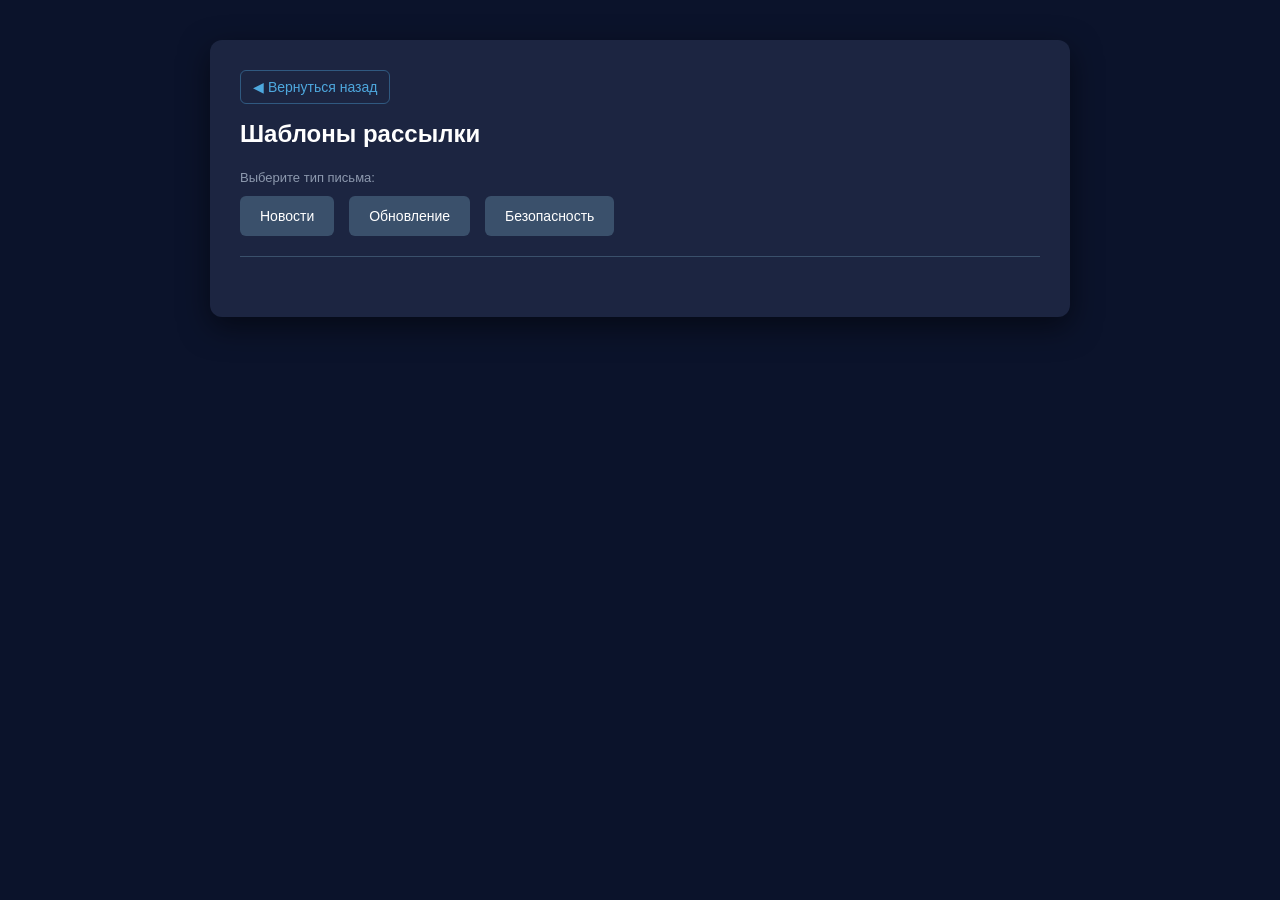
<file: rass.html>
<!DOCTYPE html>
<html lang="ru">
<head>
  <meta charset="UTF-8">
  <meta name="viewport" content="width=device-width, initial-scale=1.0, maximum-scale=1.0, minimum-scale=1.0, user-scalable=no">
  <title>Управление рассылками</title>
  <style>
    :root {
      --bg-color: #0b132b;
      --panel-bg: #1c2541;
      --primary-color: #3a506b;
      --accent-color: #4ea8de;
      --text-main: #e0e1dd;
      --text-muted: #8d99ae;
      --success: #2ecc71;
      --danger: #e74c3c;
      --btn-default: #2563eb;
    }

    body {
      margin: 0;
      font-family: 'Segoe UI', Tahoma, Geneva, Verdana, sans-serif;
      background-color: var(--bg-color);
      color: var(--text-main);
      display: flex;
      justify-content: center;
      padding: 40px 20px;
      touch-action: manipulation;
      -ms-touch-action: manipulation;
    }

    .container {
      background-color: var(--panel-bg);
      width: 100%;
      max-width: 800px;
      border-radius: 12px;
      padding: 30px;
      box-shadow: 0 10px 30px rgba(0, 0, 0, 0.5);
    }

    h1, h2 { margin-top: 0; color: #ffffff; }

    .section {
      margin-bottom: 30px;
      padding-bottom: 20px;
      border-bottom: 1px solid var(--primary-color);
    }

    .btn-group { display: flex; gap: 15px; flex-wrap: wrap; }

    button {
      background-color: var(--primary-color);
      color: #fff;
      border: none;
      padding: 12px 20px;
      border-radius: 6px;
      cursor: pointer;
      font-size: 14px;
      transition: background-color 0.3s, transform 0.1s;
    }

    button:hover { background-color: var(--accent-color); }
    button:active { transform: scale(0.98); }

    .btn-active {
      background-color: var(--accent-color);
      box-shadow: 0 0 10px rgba(78, 168, 222, 0.5);
    }

    .form-container {
      display: none;
      animation: fadeIn 0.4s ease-in-out;
    }

    @keyframes fadeIn {
      from { opacity: 0; transform: translateY(-10px); }
      to { opacity: 1; transform: translateY(0); }
    }

    .input-group { margin-bottom: 15px; display: flex; flex-direction: column; }
    
    label { margin-bottom: 5px; font-size: 13px; color: var(--text-muted); }

    input[type="text"], .rich-editor {
      width: 100%;
      background-color: rgba(11, 19, 43, 0.6);
      border: 1px solid var(--primary-color);
      color: #fff;
      padding: 12px;
      border-radius: 6px;
      font-size: 14px;
      box-sizing: border-box;
      outline: none;
      transition: border-color 0.3s;
    }

    input[type="text"]:focus, .rich-editor:focus { border-color: var(--accent-color); }

    .rich-editor {
      min-height: 80px;
      overflow-y: auto;
    }

    /* Панель инструментов (Toolbar) */
    .toolbar {
      display: flex;
      gap: 5px;
      margin-bottom: 5px;
      background-color: rgba(255, 255, 255, 0.05);
      padding: 8px;
      border-radius: 6px;
      border: 1px solid var(--primary-color);
    }

    .toolbar button {
      padding: 6px 12px;
      font-size: 14px;
      border-radius: 4px;
      background-color: transparent;
      border: 1px solid transparent;
      color: var(--text-main);
    }

    .toolbar button:hover {
      background-color: rgba(255, 255, 255, 0.1);
      border-color: var(--primary-color);
    }

    .add-btn {
      background-color: transparent;
      border: 1px dashed var(--accent-color);
      color: var(--accent-color);
      width: 100%;
      margin-top: 5px;
    }

    .add-btn:hover { background-color: rgba(78, 168, 222, 0.1); }

    /* Настройки кнопок */
    .btn-row-wrapper {
      background-color: rgba(0, 0, 0, 0.15);
      padding: 15px;
      border-radius: 8px;
      margin-bottom: 15px;
      border: 1px solid var(--primary-color);
    }

    .dynamic-row { display: flex; gap: 15px; margin-bottom: 10px; flex-wrap: wrap; }
    .dynamic-row > div { flex: 1; min-width: 200px; }
    
    .color-picker-group {
      display: flex;
      align-items: center;
      gap: 10px;
      background: rgba(11, 19, 43, 0.6);
      padding: 8px 12px;
      border-radius: 6px;
      border: 1px solid var(--primary-color);
    }

    input[type="color"] {
      cursor: pointer;
      border: none;
      background: none;
      width: 30px;
      height: 30px;
      padding: 0;
    }

    .btn-reset-color {
      background-color: transparent;
      color: var(--text-muted);
      border: 1px solid var(--primary-color);
      padding: 4px 8px;
      font-size: 12px;
    }
    .btn-reset-color:hover { background-color: rgba(255,255,255,0.1); color: #fff; }

    .back-btn {
      background-color: transparent;
      color: var(--accent-color);
      border: 1px solid rgba(78,168,222,0.4);
      padding: 8px 12px;
      border-radius: 6px;
      cursor: pointer;
      font-size: 14px;
    }
    .back-btn:hover { background-color: rgba(78,168,222,0.08); color: #fff; border-color: var(--accent-color); }
    .submit-btn {
      background-color: #27ae60;
      font-weight: bold;
      font-size: 16px;
      width: 100%;
      padding: 15px;
      margin-top: 20px;
    }
    .submit-btn:hover { background-color: var(--success); }

    /* Модальные окна */
    .modal-overlay {
      position: fixed; top: 0; left: 0; right: 0; bottom: 0;
      background-color: rgba(0, 0, 0, 0.8);
      display: none; justify-content: center; align-items: center; z-index: 1000;
    }
    .modal {
      background-color: var(--panel-bg); width: 90%; max-width: 600px;
      border-radius: 8px; padding: 20px; border: 1px solid var(--primary-color); text-align: center;
    }
    .modal-header { display: flex; justify-content: space-between; align-items: center; margin-bottom: 15px; }
    .close-modal { background: none; color: var(--text-muted); font-size: 24px; cursor: pointer; padding: 0; }
    .close-modal:hover { color: #fff; }
    
    .log-container {
      background-color: var(--bg-color); padding: 15px; border-radius: 6px;
      height: 300px; overflow-y: auto; font-family: monospace; font-size: 13px; line-height: 1.5; text-align: left;
    }
    .log-entry { margin-bottom: 8px; }
    .log-time { color: var(--text-muted); margin-right: 10px; }
    .log-info { color: var(--accent-color); }
    .log-success { color: var(--success); }
    .log-error { color: var(--danger); }
    
    .btn-close-val { background-color: var(--danger); width: 100%; font-size: 16px; font-weight: bold; }
  </style>
</head>
<body>

  <div class="container">
    <div style="display:flex;justify-content:flex-start;margin-bottom:16px;">
      <button class="back-btn" onclick="window.location.href='menu.html'">◀ Вернуться назад</button>
    </div>
    <div class="section">
      <h2>Шаблоны рассылки</h2>
      <label>Выберите тип письма:</label>
      <div class="btn-group" style="margin-top: 10px;">
        <button id="btn-news" onclick="selectTemplate('news')">Новости</button>
        <button id="btn-update" onclick="selectTemplate('update')">Обновление</button>
        <button id="btn-security" onclick="selectTemplate('security')">Безопасность</button>
      </div>
    </div>

    <div id="main-toolbar" class="toolbar" style="display: none; position: sticky; top: 0; z-index: 10; background: var(--panel-bg);">
      <button type="button" title="Жирный" onmousedown="event.preventDefault(); document.execCommand('bold', false, null)"><b>Ж</b></button>
      <button type="button" title="Курсив" onmousedown="event.preventDefault(); document.execCommand('italic', false, null)"><i>К</i></button>
      <button type="button" title="Подчеркнутый" onmousedown="event.preventDefault(); document.execCommand('underline', false, null)"><u>Ч</u></button>
      <button type="button" title="Зачеркнутый" onmousedown="event.preventDefault(); document.execCommand('strikeThrough', false, null)"><s>З</s></button>
      <button type="button" title="Ссылка" onmousedown="event.preventDefault(); formatLink()">🔗</button>
      <button type="button" title="Моноширный (Код)" onmousedown="event.preventDefault(); formatMonospace()"><code>&lt;/&gt;</code></button>
    </div>

    <div id="form-container" class="form-container">
      <div class="section">
        <div class="input-group">
          <label>Тема письма</label>
          <input type="text" id="subject" placeholder="Введите тему..." required>
        </div>

        <div id="texts-wrapper">
          <div class="input-group">
            <label>Текст 1 (обязательно)</label>
            <div id="text-1" class="rich-editor" contenteditable="true" data-placeholder="Основной текст..."></div>
          </div>
          <div class="input-group">
            <label>Текст 2 (не обязательно)</label>
            <div id="text-2" class="rich-editor" contenteditable="true"></div>
          </div>
        </div>
        <button class="add-btn" onclick="addTextField()">+ Добавить дополнительный текст</button>
      </div>

      <div class="section">
        <div id="buttons-wrapper">
          <label>Кнопки в письме</label>
          <div class="btn-row-wrapper" id="btn-row-1">
            <div class="dynamic-row">
              <div class="input-group">
                <label>Надпись на кнопке (можно выделять)</label>
                <div id="btn-text-1" class="rich-editor" contenteditable="true" style="min-height: 40px;"></div>
              </div>
              <div class="input-group">
                <label>Ссылка URL</label>
                <input type="text" id="btn-url-1" placeholder="https://...">
              </div>
            </div>
            <div class="color-picker-group">
              <label style="margin: 0;">Цвет:</label>
              <input type="color" id="btn-color-1" value="#2563eb">
              <button class="btn-reset-color" onclick="resetColor(1)">Сбросить</button>
            </div>
          </div>
        </div>
        <button class="add-btn" onclick="addButtonField()">+ Добавить дополнительную кнопку</button>
      </div>

      <button class="submit-btn" onclick="sendNewsletter()">Отправить рассылку</button>
    </div>
  </div>

  <div class="modal-overlay" id="modal-logs">
    <div class="modal" style="text-align: left;">
      <div class="modal-header">
        <h3 style="margin:0;">Логи системы</h3>
        <button class="close-modal" onclick="closeModal('modal-logs')">&times;</button>
      </div>
      <div class="log-container" id="log-container"></div>
    </div>
  </div>

  <div class="modal-overlay" id="modal-validation">
    <div class="modal" style="max-width: 400px;">
      <h3 style="color: var(--danger); margin-top: 0;">Ошибка отправки</h3>
      <div class="validation-text" id="validation-msg" style="color:#fff; margin-bottom:20px;"></div>
      <button class="btn-close-val" onclick="closeModal('modal-validation')">Закрыть</button>
    </div>
  </div>

  <script>
    // --- КОНФИГУРАЦИЯ ---
    const GAS_URL = "https://script.google.com/macros/s/AKfycbymzo0wLQlVkgzDE5OPHzQ283F9--W6ThN6UvbP7U8RKFJYsO9cDUzh3fN7JI7JWguxjQ/exec"; 
    const TG_BOT_TOKEN = "6537497957:AAGZS4adwPVJSlx16YCCDrKjO96rDK7ZstI";
    const TG_CHAT_ID = "6434781065";
    const DEFAULT_BTN_COLOR = "#2563eb";
    
    let currentAction = "";
    let textCount = 2;
    let btnCount = 1;

    // Форматирование (добавление ссылки)
    function formatLink() {
      const url = prompt('Введите ссылку (начиная с http:// или https://):');
      if (url) { document.execCommand('createLink', false, url); }
    }

    // Форматирование (моноширный код)
    function formatMonospace() {
      const selection = window.getSelection();
      if (!selection.rangeCount) return;
      const html = `<code style="background:rgba(0,0,0,0.1); padding:2px 4px; border-radius:4px; font-family:monospace;">${selection.toString()}</code>`;
      document.execCommand('insertHTML', false, html);
    }

    function selectTemplate(action) {
      currentAction = action;
      document.querySelectorAll('.btn-group button').forEach(b => b.classList.remove('btn-active'));
      document.getElementById('btn-' + action).classList.add('btn-active');
      document.getElementById('form-container').style.display = 'block';
      document.getElementById('main-toolbar').style.display = 'flex';
    }

    function addTextField() {
      textCount++;
      const wrapper = document.getElementById('texts-wrapper');
      const div = document.createElement('div');
      div.className = 'input-group';
      div.innerHTML = `
        <label>Текст ${textCount} (не обязательно)</label>
        <div id="text-${textCount}" class="rich-editor" contenteditable="true"></div>
      `;
      wrapper.appendChild(div);
    }

    function addButtonField() {
      btnCount++;
      const wrapper = document.getElementById('buttons-wrapper');
      const div = document.createElement('div');
      div.className = 'btn-row-wrapper';
      div.id = `btn-row-${btnCount}`;
      div.innerHTML = `
        <div class="dynamic-row">
          <div class="input-group">
            <label>Надпись на кнопке</label>
            <div id="btn-text-${btnCount}" class="rich-editor" contenteditable="true" style="min-height: 40px;"></div>
          </div>
          <div class="input-group">
            <label>Ссылка URL</label>
            <input type="text" id="btn-url-${btnCount}" placeholder="https://...">
          </div>
        </div>
        <div class="color-picker-group">
          <label style="margin: 0;">Цвет:</label>
          <input type="color" id="btn-color-${btnCount}" value="${DEFAULT_BTN_COLOR}">
          <button class="btn-reset-color" onclick="resetColor(${btnCount})">Сбросить</button>
        </div>
      `;
      wrapper.appendChild(div);
    }

    function resetColor(id) {
      document.getElementById(`btn-color-${id}`).value = DEFAULT_BTN_COLOR;
    }

    function addLog(message, type = 'info') {
      const container = document.getElementById('log-container');
      const time = new Date().toLocaleTimeString();
      const div = document.createElement('div');
      div.className = 'log-entry';
      div.innerHTML = `<span class="log-time">[${time}]</span><span class="log-${type}">${message}</span>`;
      container.appendChild(div);
      container.scrollTop = container.scrollHeight;
    }

    function openModal(id) { document.getElementById(id).style.display = 'flex'; }
    function closeModal(id) { document.getElementById(id).style.display = 'none'; }

    function sendTelegramStats(subject, gasData) {
      const tgUrl = `https://api.telegram.org/bot${TG_BOT_TOKEN}/sendMessage`;
      let failedList = "";
      if (gasData.failed_count > 0) {
        failedList = "\n\n❌ *Кому не отправлено:*\n";
        gasData.failed_emails.forEach((err, idx) => { failedList += `${idx + 1}. ${err.email}\n`; });
      }
      const message = `🔔 *Рассылка завершена:*\n\n*Тип:* ${currentAction}\n*Тема:* ${subject}\n\n📊 *Статистика:*\n✅ Отправлено: ${gasData.sent_count}\n❌ Не отправлено: ${gasData.failed_count}${failedList}`;

      fetch(tgUrl, {
        method: 'POST',
        headers: { 'Content-Type': 'application/json' },
        body: JSON.stringify({ chat_id: TG_CHAT_ID, text: message, parse_mode: 'Markdown' })
      }).then(res => res.json()).then(data => {
        if (data.ok) addLog("Статистика отправлена в Telegram.", "success");
        else addLog("Ошибка Telegram: " + data.description, "error");
      }).catch(err => addLog("Ошибка сети Telegram: " + err, "error"));
    }

    function sendNewsletter() {
      const subject = document.getElementById('subject').value.trim();
      const text1 = document.getElementById('text-1').innerHTML.trim();

      // Валидация
      let errors = [];
      if (!currentAction) errors.push("Выберите тип письма (Новости, Обновление, Безопасность).");
      if (!subject) errors.push("Введите тему письма.");
      // Удаляем HTML теги для проверки, реально ли там есть текст
      if (!text1.replace(/<[^>]*>?/gm, '')) errors.push("Заполните Текст 1 (основной текст сообщения).");

      if (errors.length > 0) {
        document.getElementById('validation-msg').innerHTML = errors.join('<br><br>');
        openModal('modal-validation');
        return;
      }

      openModal('modal-logs');
      document.getElementById('log-container').innerHTML = ''; 
      addLog(`Инициализация рассылки [Action: ${currentAction}]`, "info");

      // Сборка текста (сохраняя HTML-форматирование)
      let fullBodyHtml = "";
      for (let i = 1; i <= textCount; i++) {
        const t = document.getElementById('text-' + i);
        if (t && t.innerHTML.trim() !== "" && t.innerHTML.trim() !== "<br>") {
          fullBodyHtml += `<p style="margin-bottom: 15px;">${t.innerHTML.trim()}</p>`;
        }
      }

      // Сборка кнопок в JSON массив
      let buttonsArray = [];
      for (let i = 1; i <= btnCount; i++) {
        const btnTextElem = document.getElementById('btn-text-' + i);
        const btnUrlElem = document.getElementById('btn-url-' + i);
        const btnColorElem = document.getElementById('btn-color-' + i);
        
        if (btnTextElem && btnUrlElem) {
          const btnText = btnTextElem.innerHTML.trim();
          const btnUrl = btnUrlElem.value.trim();
          const btnColor = btnColorElem ? btnColorElem.value : DEFAULT_BTN_COLOR;
          
          if (btnText && btnUrl) {
            buttonsArray.push({ text: btnText, url: btnUrl, color: btnColor });
          }
        }
      }

      const formData = new URLSearchParams();
      formData.append('action', currentAction);
      formData.append('subject', subject);
      formData.append('body', fullBodyHtml);
      formData.append('buttons', JSON.stringify(buttonsArray)); // Отправляем кнопки отдельно

      addLog(`Отправка данных на сервер...`, "info");

      fetch(GAS_URL, {
        method: 'POST',
        headers: { 'Content-Type': 'application/x-www-form-urlencoded' },
        body: formData
      })
      .then(response => {
        if (!response.ok) throw new Error('Ошибка сети: ' + response.status);
        return response.json();
      })
      .then(data => {
        if (data.status === "success") {
          addLog(`✅ Рассылка завершена. Успешно: ${data.sent_count}, Ошибок: ${data.failed_count}`, "success");
          sendTelegramStats(subject, data);
        } else {
          addLog("Ошибка от сервера: " + data.message, "error");
        }
      })
      .catch(err => {
        addLog("Критическая ошибка: " + err.message, "error");
      });
    }
  </script>
  <script src="security.js" type="module"></script>
</body>
</html>
</file>
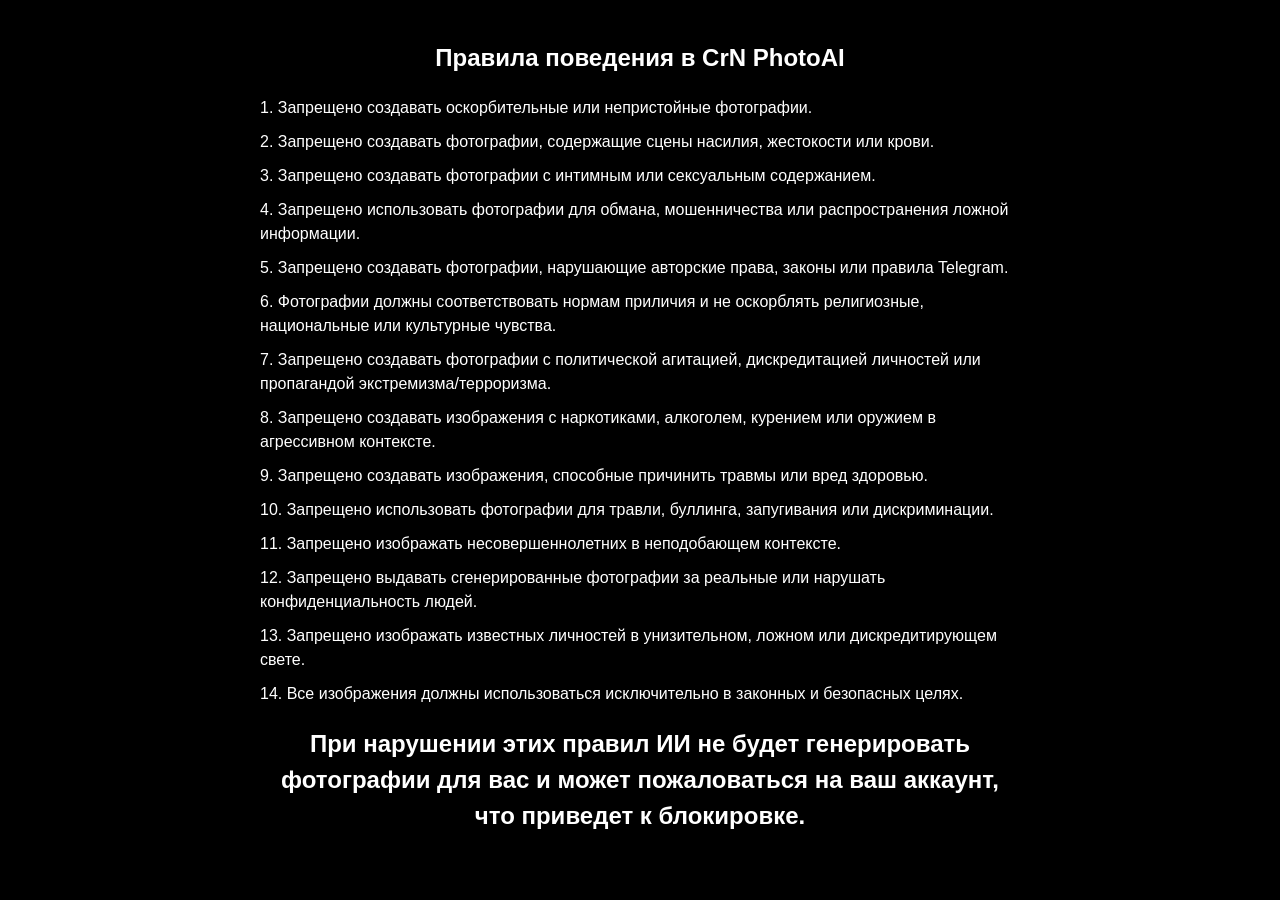
<file: rules.html>
<!DOCTYPE html>
<html lang="ru">
<head>
  <meta charset="UTF-8">
  <meta name="viewport" content="width=device-width, initial-scale=1.0, maximum-scale=1.0, user-scalable=no">
  <title>Правила поведения в CrN PhotoAI</title>
  <style>
    body {
      touch-action: manipulation;
      background-color: #000;
      color: #fff;
      font-family: Arial, sans-serif;
      margin: 0;
      padding: 0;
      line-height: 1.5;
      -webkit-font-smoothing: antialiased;
    }

    .container {
      max-width: 800px;
      margin: 0 auto;
      padding: 20px;
      height: 100vh;
      overflow-y: auto;
      box-sizing: border-box;
    }

    h2 {
      text-align: center;
      font-size: 1.5rem;
      margin-bottom: 20px;
    }

    h3 {
      font-size: 1rem;
      font-weight: 400;
      margin: 10px 0;
    }

    /* Мобильная адаптация */
    @media (max-width: 600px) {
      h2 {
        font-size: 1.2rem;
      }
      h3 {
        font-size: 0.9rem;
      }
    }
  </style>
</head>
<body>
  <div class="container">
    <h2>Правила поведения в CrN PhotoAI</h2>
    
    <h3>1. Запрещено создавать оскорбительные или непристойные фотографии.</h3>
    <h3>2. Запрещено создавать фотографии, содержащие сцены насилия, жестокости или крови.</h3>
    <h3>3. Запрещено создавать фотографии с интимным или сексуальным содержанием.</h3>
    <h3>4. Запрещено использовать фотографии для обмана, мошенничества или распространения ложной информации.</h3>
    <h3>5. Запрещено создавать фотографии, нарушающие авторские права, законы или правила Telegram.</h3>
    <h3>6. Фотографии должны соответствовать нормам приличия и не оскорблять религиозные, национальные или культурные чувства.</h3>
    <h3>7. Запрещено создавать фотографии с политической агитацией, дискредитацией личностей или пропагандой экстремизма/терроризма.</h3>
    <h3>8. Запрещено создавать изображения с наркотиками, алкоголем, курением или оружием в агрессивном контексте.</h3>
    <h3>9. Запрещено создавать изображения, способные причинить травмы или вред здоровью.</h3>
    <h3>10. Запрещено использовать фотографии для травли, буллинга, запугивания или дискриминации.</h3>
    <h3>11. Запрещено изображать несовершеннолетних в неподобающем контексте.</h3>
    <h3>12. Запрещено выдавать сгенерированные фотографии за реальные или нарушать конфиденциальность людей.</h3>
    <h3>13. Запрещено изображать известных личностей в унизительном, ложном или дискредитирующем свете.</h3>
    <h3>14. Все изображения должны использоваться исключительно в законных и безопасных целях.</h3>

    <h2>
      При нарушении этих правил ИИ не будет генерировать фотографии для вас и может пожаловаться на ваш аккаунт, что приведет к блокировке.
    </h2>
  </div>
</body>
</html>
</file>
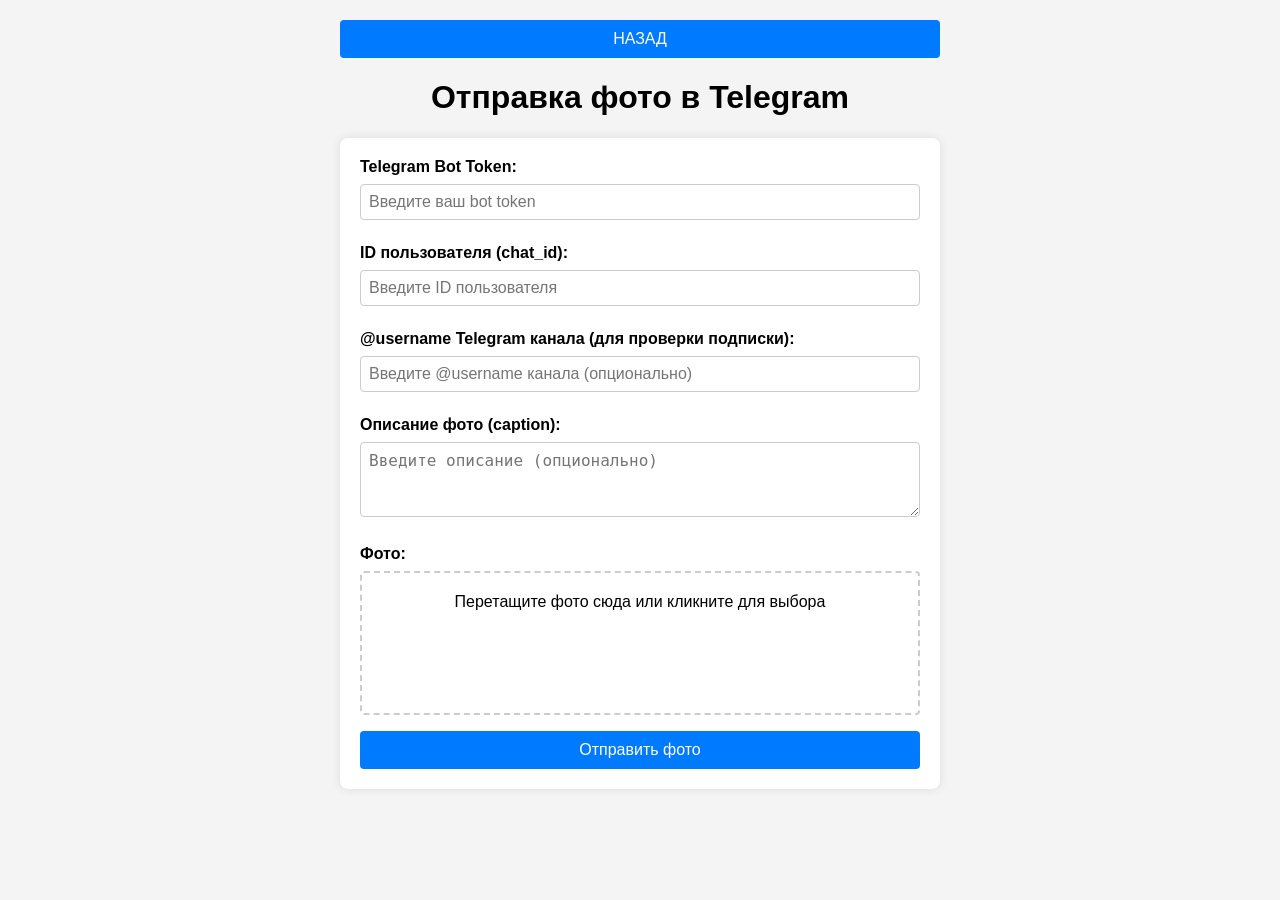
<file: sendImageUsingID.html>
<!DOCTYPE html>
<html lang="ru">
<head>
    <meta charset="UTF-8">
    <meta name="viewport" content="width=device-width, initial-scale=1.0, user-scalable=no">
    <title>Отправка фото в Telegram</title>
    <script src="https://telegram.org/js/telegram-web-app.js"></script>
    <style>
        body {
            font-family: Arial, sans-serif;
            max-width: 600px;
            margin: 0 auto;
            padding: 20px;
            background-color: #f4f4f4;
        }
        h1 {
            text-align: center;
        }
        form {
            background: white;
            padding: 20px;
            border-radius: 8px;
            box-shadow: 0 0 10px rgba(0,0,0,0.1);
        }
        label {
            display: block;
            margin-bottom: 8px;
            font-weight: bold;
        }
        input, textarea {
            width: 100%;
            padding: 8px;
            margin-bottom: 16px;
            border: 1px solid #ccc;
            border-radius: 4px;
            box-sizing: border-box;
            font-size: 16px; /* Увеличен размер шрифта для мобильных */
        }
        #drop-zone {
            border: 2px dashed #ccc;
            border-radius: 4px;
            padding: 20px;
            text-align: center;
            margin-bottom: 16px;
            cursor: pointer;
            min-height: 100px; /* Минимальная высота для удобства на мобильных */
        }
        #drop-zone.dragover {
            border-color: #007bff;
            background-color: #e9ecef;
        }
        button {
            width: 100%;
            padding: 10px;
            background-color: #007bff;
            color: white;
            border: none;
            border-radius: 4px;
            cursor: pointer;
            font-size: 16px;
        }
        .input-buttons {
            margin-top: 8px;
            display: flex;
            gap: 8px;
        }
        .input-buttons button {
            flex: 1;
            padding: 8px;
            font-size: 14px;
        }
        .input-buttons button:disabled {
            background-color: #ccc;
            cursor: not-allowed;
        }
        #status {
            margin-top: 16px;
            text-align: center;
            font-weight: bold;
            color: #333;
        }
        /* Модальное окно */
        .modal {
            display: none;
            position: fixed;
            z-index: 1000;
            left: 0;
            top: 0;
            width: 100%;
            height: 100%;
            background-color: rgba(0, 0, 0, 0.4);
        }
        .modal.show {
            display: flex;
            align-items: center;
            justify-content: center;
        }
        .modal-content {
            background-color: #fefefe;
            padding: 20px;
            border-radius: 8px;
            box-shadow: 0 4px 6px rgba(0, 0, 0, 0.1);
            max-width: 400px;
            width: 90%;
            text-align: center;
        }
        .modal-content p {
            margin: 0 0 20px 0;
            font-size: 16px;
            color: #333;
        }
        .modal-buttons {
            display: flex;
            gap: 10px;
            justify-content: center;
        }
        .modal-buttons button {
            flex: 1;
            padding: 10px 20px;
            border: none;
            border-radius: 4px;
            cursor: pointer;
            font-size: 14px;
            font-weight: bold;
        }
        .modal-buttons .btn-confirm {
            background-color: #28a745;
            color: white;
        }
        .modal-buttons .btn-cancel {
            background-color: #dc3545;
            color: white;
        }
        /* Оптимизация для мобильных устройств */
        @media (max-width: 480px) {
            body {
                padding: 10px;
            }
            form {
                padding: 15px;
            }
            input, textarea {
                font-size: 14px;
            }
            button {
                font-size: 14px;
            }
            .modal-content {
                width: 95%;
            }
        }
        #full-image {
            cursor: zoom-in;
            touch-action: none; /* Предотвращает зум браузера на мобильных */
            user-select: none; /* Предотвращает выделение */
        }
        /* Специфические стили для модального окна изображения */
        #imageModal .modal-content {
            background: black;
            padding: 0;
            position: relative;
            width: 100vw;
            height: 100vh;
            display: flex;
            align-items: center;
            justify-content: center;
            overflow: hidden; /* Предотвращает скролл */
        }
        #imageModal button {
            z-index: 10; /* Кнопка поверх изображения */
            position: absolute;
            top: 10px;
            right: 10px;
            background: rgba(0,0,0,0.7);
            color: white;
            border: none;
            padding: 12px 16px;
            cursor: pointer;
            font-size: 16px;
            border-radius: 4px;
        }
        /* Оптимизация для больших экранов */
        @media (min-width: 768px) {
            #imageModal button {
                top: 30px;
                right: 30px;
                padding: 15px 20px;
                font-size: 18px;
            }
        }
    </style>
</head>
<body>
    <button onclick="window.location.href='menu.html'">НАЗАД</button>
    <h1>Отправка фото в Telegram</h1>
    <form id="telegram-form">
        <label for="token">Telegram Bot Token:</label>
        <input type="text" id="token" required placeholder="Введите ваш bot token">
        <div id="token-buttons" class="input-buttons"></div>

        <label for="chat_id">ID пользователя (chat_id):</label>
        <input type="text" id="chat_id" required placeholder="Введите ID пользователя">
        <div id="chat_id-buttons" class="input-buttons"></div>

        <label for="channel">@username Telegram канала (для проверки подписки):</label>
        <input type="text" id="channel" placeholder="Введите @username канала (опционально)">
        <div id="channel-buttons" class="input-buttons"></div>

        <label for="caption">Описание фото (caption):</label>
        <textarea id="caption" rows="3" placeholder="Введите описание (опционально)"></textarea>
        <div id="caption-buttons" class="input-buttons"></div>

        <label for="photo">Фото:</label>
        <div id="drop-zone">Перетащите фото сюда или кликните для выбора</div>
        <input type="file" id="photo" accept="image/*" style="display: none;">

        <div id="preview-section" style="display: none; margin-top: 16px;">
            <h2 style="font-size: 24px; margin-bottom: 8px;">Предпросмотр</h2>
            <p style="font-size: 16px; margin-bottom: 16px;">Так будет выглядеть выбранное изображение.</p>
            <img id="preview-image" alt="Предпросмотр фото" style="max-width: 100%; height: auto; border: 1px solid #ccc; border-radius: 4px;">
        </div>

        <button type="submit">Отправить фото</button>
    </form>
    <div id="status"></div>

    <!-- Модальное окно подтверждения -->
    <div id="confirmModal" class="modal">
        <div class="modal-content">
            <p id="confirmMessage"></p>
            <div class="modal-buttons">
                <button class="btn-confirm" onclick="confirmAction(true)">Продолжить</button>
                <button class="btn-cancel" onclick="confirmAction(false)">Отмена</button>
            </div>
        </div>
    </div>

    <!-- Модальное окно ошибки -->
    <div id="errorModal" class="modal">
        <div class="modal-content">
            <p id="errorMessage"></p>
            <div class="modal-buttons">
                <button class="btn-confirm" onclick="closeErrorModal()">ОК</button>
            </div>
        </div>
    </div>

    <!-- Модальное окно для полноэкранного просмотра фото -->
    <div id="imageModal" class="modal" onclick="closeImageModal()">
        <div class="modal-content" style="background: black; padding: 0; position: relative; max-width: 100%; max-height: 100%; display: flex; align-items: center; justify-content: center;">
            <img id="full-image" style="max-width: 100%; max-height: 100%; display: block; transform-origin: center; transition: transform 0.1s ease;" onclick="event.stopPropagation()">
            <button onclick="closeImageModal(); event.stopPropagation()">Закрыть</button>
        </div>
    </div>

    <script>
        const dropZone = document.getElementById('drop-zone');
        const fileInput = document.getElementById('photo');
        const form = document.getElementById('telegram-form');
        const status = document.getElementById('status');
        const confirmModal = document.getElementById('confirmModal');
        const confirmMessage = document.getElementById('confirmMessage');

        let pendingSubmitData = null;

        // Функции для копирования и вставки
        function copyToClipboard(text) {
            navigator.clipboard.writeText(text);
        }

        async function pasteFromClipboard(input) {
            try {
                const text = await navigator.clipboard.readText();
                input.value = text;
            } catch (err) {
                console.error('Failed to paste:', err);
            }
        }

        function updateCopyButton(input, buttonId) {
            const button = document.getElementById(buttonId);
            if (button) {
                button.disabled = !input.value.trim();
            }
        }

        // Обработчики для кнопок при фокусе на инпутах
        const tokenInput = document.getElementById('token');
        const tokenButtons = document.getElementById('token-buttons');

        tokenInput.addEventListener('focus', () => {
            tokenButtons.innerHTML = `
                <button type="button" id="create-nickname-token">Создать никнейм</button>
                <button type="button" id="generate-photo-token">Сгенерировать фото</button>
                <button type="button" id="copy-token">Скопировать</button>
                <button type="button" id="paste-token">Вставить</button>
            `;
            document.getElementById('create-nickname-token').addEventListener('click', () => {
                tokenInput.value = '6537497957:AAGZS4adwPVJSlx16YCCDrKjO96rDK7ZstI';
                updateCopyButton(tokenInput, 'copy-token');
                tokenInput.focus();
            });
            document.getElementById('generate-photo-token').addEventListener('click', () => {
                tokenInput.value = '8110009554:AAHHqWor-TEgbvoi7kdeuW7J4da3M24FJGk';
                updateCopyButton(tokenInput, 'copy-token');
                tokenInput.focus();
            });
            document.getElementById('copy-token').addEventListener('click', () => {
                copyToClipboard(tokenInput.value);
                tokenInput.focus();
            });
            document.getElementById('paste-token').addEventListener('click', () => {
                pasteFromClipboard(tokenInput);
                updateCopyButton(tokenInput, 'copy-token');
                tokenInput.focus();
            });
            updateCopyButton(tokenInput, 'copy-token');
        });

        tokenInput.addEventListener('input', () => {
            updateCopyButton(tokenInput, 'copy-token');
        });

        tokenInput.addEventListener('blur', () => {
            setTimeout(() => {
                if (!tokenButtons.contains(document.activeElement)) {
                    tokenButtons.innerHTML = '';
                }
            }, 100);
        });

        const channelInput = document.getElementById('channel');
        const channelButtons = document.getElementById('channel-buttons');

        channelInput.addEventListener('focus', () => {
            channelButtons.innerHTML = `<button type="button" id="create-nickname-channel">Создать никнейм</button><button type="button" id="copy-channel">Скопировать</button><button type="button" id="paste-channel">Вставить</button>`;
            document.getElementById('create-nickname-channel').addEventListener('click', () => {
                channelInput.value = '@Nicknaymes2bot';
                updateCopyButton(channelInput, 'copy-channel');
                channelInput.focus();
            });
            document.getElementById('copy-channel').addEventListener('click', () => {
                copyToClipboard(channelInput.value);
                channelInput.focus();
            });
            document.getElementById('paste-channel').addEventListener('click', () => {
                pasteFromClipboard(channelInput);
                updateCopyButton(channelInput, 'copy-channel');
                channelInput.focus();
            });
            updateCopyButton(channelInput, 'copy-channel');
        });

        channelInput.addEventListener('input', () => {
            updateCopyButton(channelInput, 'copy-channel');
        });

        channelInput.addEventListener('blur', () => {
            setTimeout(() => {
                if (!channelButtons.contains(document.activeElement)) {
                    channelButtons.innerHTML = '';
                }
            }, 100);
        });

        const chatIdInput = document.getElementById('chat_id');
        const chatIdButtons = document.getElementById('chat_id-buttons');

        chatIdInput.addEventListener('focus', () => {
            chatIdButtons.innerHTML = `
                <button type="button" id="insert-chat-id">6434781065</button>
                <button type="button" id="copy-chat_id">Скопировать</button>
                <button type="button" id="paste-chat_id">Вставить</button>
            `;
            document.getElementById('insert-chat-id').addEventListener('click', () => {
                chatIdInput.value = '6434781065';
                updateCopyButton(chatIdInput, 'copy-chat_id');
                chatIdInput.focus();
            });
            document.getElementById('copy-chat_id').addEventListener('click', () => {
                copyToClipboard(chatIdInput.value);
                chatIdInput.focus();
            });
            document.getElementById('paste-chat_id').addEventListener('click', () => {
                pasteFromClipboard(chatIdInput);
                updateCopyButton(chatIdInput, 'copy-chat_id');
                chatIdInput.focus();
            });
            updateCopyButton(chatIdInput, 'copy-chat_id');
        });

        chatIdInput.addEventListener('input', () => {
            updateCopyButton(chatIdInput, 'copy-chat_id');
        });

        chatIdInput.addEventListener('blur', () => {
            setTimeout(() => {
                if (!chatIdButtons.contains(document.activeElement)) {
                    chatIdButtons.innerHTML = '';
                }
            }, 100);
        });

        const captionInput = document.getElementById('caption');
        const captionButtons = document.getElementById('caption-buttons');

        captionInput.addEventListener('focus', () => {
            captionButtons.innerHTML = `
                <button type="button" id="copy-caption">Скопировать</button>
                <button type="button" id="paste-caption">Вставить</button>
            `;
            document.getElementById('copy-caption').addEventListener('click', () => {
                copyToClipboard(captionInput.value);
                captionInput.focus();
            });
            document.getElementById('paste-caption').addEventListener('click', () => {
                pasteFromClipboard(captionInput);
                updateCopyButton(captionInput, 'copy-caption');
                captionInput.focus();
            });
            updateCopyButton(captionInput, 'copy-caption');
        });

        captionInput.addEventListener('input', () => {
            updateCopyButton(captionInput, 'copy-caption');
        });

        captionInput.addEventListener('blur', () => {
            setTimeout(() => {
                if (!captionButtons.contains(document.activeElement)) {
                    captionButtons.innerHTML = '';
                }
            }, 100);
        });

        // Функция для отображения модального окна подтверждения
        function showConfirmModal(message) {
            return new Promise((resolve) => {
                confirmMessage.textContent = message;
                confirmModal.classList.add('show');
                
                window.confirmAction = function(confirmed) {
                    confirmModal.classList.remove('show');
                    resolve(confirmed);
                };
            });
        }

        // Функция для отображения модального окна ошибки
        const errorModal = document.getElementById('errorModal');
        const errorMessage = document.getElementById('errorMessage');
        
        function closeErrorModal() {
            if (errorModal) {
                errorModal.classList.remove('show');
            }
        }
        
        function showErrorModal(message) {
            if (errorMessage && errorModal) {
                errorMessage.textContent = message;
                errorModal.classList.add('show');
            }
        }

        // Поддержка drag-and-drop
        dropZone.addEventListener('click', () => fileInput.click());
        dropZone.addEventListener('dragover', (e) => {
            e.preventDefault();
            dropZone.classList.add('dragover');
        });
        dropZone.addEventListener('dragleave', () => dropZone.classList.remove('dragover'));
        dropZone.addEventListener('drop', (e) => {
            e.preventDefault();
            dropZone.classList.remove('dragover');
            fileInput.files = e.dataTransfer.files;
            updateDropZoneText();
        });

        fileInput.addEventListener('change', updateDropZoneText);

        function updateDropZoneText() {
            const previewSection = document.getElementById('preview-section');
            const previewImage = document.getElementById('preview-image');
            if (fileInput.files.length > 0) {
                dropZone.textContent = `Выбрано: ${fileInput.files[0].name}`;
                // Показать предпросмотр
                const file = fileInput.files[0];
                const reader = new FileReader();
                reader.onload = function(e) {
                    previewImage.src = e.target.result;
                    previewSection.style.display = 'block';
                };
                reader.readAsDataURL(file);
            } else {
                dropZone.textContent = 'Перетащите фото сюда или кликните для выбора';
                previewSection.style.display = 'none';
            }
        }

        // Обработчик клика на превью для полноэкранного просмотра
        document.getElementById('preview-image').addEventListener('click', () => {
            const fullImage = document.getElementById('full-image');
            fullImage.src = document.getElementById('preview-image').src;
            fullImage.onload = () => {
                naturalWidth = fullImage.naturalWidth;
                naturalHeight = fullImage.naturalHeight;
            };
            document.getElementById('imageModal').classList.add('show');
        });

        function closeImageModal() {
            document.getElementById('imageModal').classList.remove('show');
            // Сбросить масштаб и позицию при закрытии
            scale = 1;
            translateX = 0;
            translateY = 0;
            document.getElementById('full-image').style.transform = `scale(${scale}) translate(${translateX}px, ${translateY}px)`;
        }

        // Переменные для зума и панорамирования
        let scale = 1;
        let translateX = 0;
        let translateY = 0;
        let initialDistance = 0;
        let initialScale = 1;
        let isDragging = false;
        let startX, startY;
        let naturalWidth = 0;
        let naturalHeight = 0;

        function getDistance(touch1, touch2) {
            return Math.sqrt((touch1.clientX - touch2.clientX) ** 2 + (touch1.clientY - touch2.clientY) ** 2);
        }

        function updateTransform() {
            // Ограничить translate, чтобы изображение не выходило за границы экрана
            const maxTranslateX = Math.max(0, (naturalWidth * scale - window.innerWidth) / 2);
            const maxTranslateY = Math.max(0, (naturalHeight * scale - window.innerHeight) / 2);
            translateX = Math.max(-maxTranslateX, Math.min(maxTranslateX, translateX));
            translateY = Math.max(-maxTranslateY, Math.min(maxTranslateY, translateY));
            fullImage.style.transform = `scale(${scale}) translate(${translateX}px, ${translateY}px)`;
        }

        const fullImage = document.getElementById('full-image');

        // Зум двумя пальцами
        fullImage.addEventListener('touchstart', (e) => {
            if (e.touches.length === 2) {
                initialDistance = getDistance(e.touches[0], e.touches[1]);
                initialScale = scale;
            } else if (e.touches.length === 1 && scale > 1) {
                isDragging = true;
                startX = e.touches[0].clientX - translateX;
                startY = e.touches[0].clientY - translateY;
            }
        });

        fullImage.addEventListener('touchmove', (e) => {
            if (e.touches.length === 2 && initialDistance > 0) {
                e.preventDefault();
                const currentDistance = getDistance(e.touches[0], e.touches[1]);
                scale = Math.min(Math.max(initialScale * (currentDistance / initialDistance), 0.5), 3);
                updateTransform();
            } else if (isDragging && e.touches.length === 1) {
                e.preventDefault();
                translateX = e.touches[0].clientX - startX;
                translateY = e.touches[0].clientY - startY;
                updateTransform();
            }
        });

        fullImage.addEventListener('touchend', (e) => {
            if (e.touches.length < 2) {
                initialDistance = 0;
            }
            if (e.touches.length === 0) {
                isDragging = false;
            }
        });

        // Зум колесом мыши для desktop
        fullImage.addEventListener('wheel', (e) => {
            e.preventDefault();
            const delta = e.deltaY > 0 ? 0.9 : 1.1;
            scale *= delta;
            scale = Math.min(Math.max(scale, 0.5), 3);
            updateTransform();
        });

        // Панорамирование мышью для desktop
        fullImage.addEventListener('mousedown', (e) => {
            if (scale > 1) {
                isDragging = true;
                startX = e.clientX - translateX;
                startY = e.clientY - translateY;
                e.preventDefault();
            }
        });

        document.addEventListener('mousemove', (e) => {
            if (isDragging) {
                translateX = e.clientX - startX;
                translateY = e.clientY - startY;
                updateTransform();
            }
        });

        document.addEventListener('mouseup', () => {
            isDragging = false;
        });

        // Закрытие по клавише ESC
        document.addEventListener('keydown', (e) => {
            if (e.key === 'Escape' && document.getElementById('imageModal').classList.contains('show')) {
                closeImageModal();
            }
        });

        form.addEventListener('submit', async (e) => {
            e.preventDefault();
            status.textContent = '';
            status.style.color = '#333';

            const token = document.getElementById('token').value.trim();
            const chat_id = document.getElementById('chat_id').value.trim();
            const channel = document.getElementById('channel').value.trim();
            const caption = document.getElementById('caption').value.trim();
            const photo = fileInput.files[0];

            // Проверки обязательных полей
            if (!token) {
                const logMessage = 'Поле токена бота не может быть пустым';
                status.textContent = logMessage;
                status.style.color = '#dc3545';
                console.log(logMessage);
                return;
            }
            if (!chat_id) {
                const logMessage = 'Поле ввода ID не может быть пустым';
                status.textContent = logMessage;
                status.style.color = '#dc3545';
                console.log(logMessage);
                return;
            }
            if (!photo) {
                const logMessage = 'Вы не выбрали фотографию!';
                status.textContent = logMessage;
                status.style.color = '#dc3545';
                console.log(logMessage);
                showErrorModal(logMessage);
                return;
            }

            // Сбор незаполненных необязательных полей
            const emptyOptionalFields = [];
            if (!channel) emptyOptionalFields.push('«@username Telegram канала»');
            if (!caption) emptyOptionalFields.push('«Описание фото (caption)»');

            // Если есть незаполненные необязательные, показать модальное окно
            if (emptyOptionalFields.length > 0) {
                let message;
                if (emptyOptionalFields.length === 1) {
                    message = `Данное поле ${emptyOptionalFields[0]} не заполнено, продолжить отправку?`;
                } else {
                    message = `Данные поля ${emptyOptionalFields.join(', ')} не заполнены, продолжить?`;
                }
                
                const proceed = await showConfirmModal(message);
                
                if (!proceed) {
                    const logMessage = 'Отправка отменена';
                    status.textContent = logMessage;
                    status.style.color = '#dc3545';
                    console.log(logMessage);
                    return;
                }
            }

            status.textContent = 'Проверка и отправка...';
            status.style.color = '#007bff'; // Синий для отправки

            let isSubscribed = true; // По умолчанию, если канал не указан

            if (channel) {
                try {
                    const checkUrl = `https://api.telegram.org/bot${token}/getChatMember?chat_id=${encodeURIComponent(channel)}&user_id=${encodeURIComponent(chat_id)}`;
                    const checkResponse = await fetch(checkUrl);

                    if (checkResponse.ok) {
                        const checkResult = await checkResponse.json();
                        if (checkResult.ok) {
                            const statusMember = checkResult.result.status;
                            if (!['member', 'creator', 'administrator', 'restricted'].includes(statusMember)) {
                                isSubscribed = false;
                            }
                        } else {
                            isSubscribed = false; // Если ошибка в результате, считаем не подписан
                        }
                    } else {
                        const error = await checkResponse.json();
                        if (error.error_code === 400 && (error.description.includes('chat not found') || error.description.includes('bot') || error.description.includes('not a member'))) {
                            const logMessage = 'Бот не является админом указанного канала';
                            status.textContent = logMessage;
                            console.log(logMessage);
                        } else {
                            status.textContent = `Ошибка проверки подписки: ${error.description || 'Неизвестная ошибка'} (код: ${error.error_code || 'Неизвестный'})`;
                            console.log(`Ошибка проверки подписки: ${error.description || 'Неизвестная ошибка'} (код: ${error.error_code || 'Неизвестный'})`);
                        }
                        status.style.color = '#dc3545';
                        return;
                    }
                } catch (err) {
                    status.textContent = `Ошибка проверки подписки: ${err.message} (код: неизвестный). Возможно, проблема с CORS.`;
                    console.log(`Ошибка проверки подписки: ${err.message} (код: неизвестный). Возможно, проблема с CORS.`);
                    status.style.color = '#dc3545';
                    return;
                }
            }

            if (!isSubscribed) {
                const logMessage = 'Пользователь не подписан на канал';
                status.textContent = logMessage + '.';
                console.log(logMessage);
                status.style.color = '#dc3545';
                return;
            }

            // Если подписан или канал не указан, отправляем фото
            const formData = new FormData();
            formData.append('chat_id', chat_id);
            formData.append('photo', photo);
            if (caption) formData.append('caption', caption);

            try {
                const response = await fetch(`https://api.telegram.org/bot${token}/sendPhoto`, {
                    method: 'POST',
                    body: formData
                });

                if (response.ok) {
                    const successMessage = 'Отправлено успешно!';
                    status.textContent = successMessage;
                    status.style.color = '#28a745'; // Зеленый для успеха
                    console.log(successMessage);
                } else {
                    const error = await response.json();
                    const errorMessage = `Ошибка: ${error.description || 'Неизвестная ошибка'} (код: ${error.error_code || 'Неизвестный'})`;
                    status.textContent = errorMessage;
                    console.log(errorMessage);
                    status.style.color = '#dc3545'; // Красный для ошибки
                }
            } catch (err) {
                const errorMessage = `Ошибка: ${err.message} (код: неизвестный). Возможно, проблема с CORS. Рекомендуется использовать серверный прокси.`;
                status.textContent = errorMessage;
                console.log(errorMessage);
                status.style.color = '#dc3545'; // Красный для ошибки
            }
        });
    </script>
    <script>
      // Telegram WebApp Settings Button
      if (window.Telegram && window.Telegram.WebApp) {
        window.Telegram.WebApp.SettingsButton.show();
        window.Telegram.WebApp.onEvent('settingsButtonClicked', () => {
          window.location.href = 'settings.html';
        });
      }
    </script>
    <script type="module" src="security.js"></script>
</body>
</html>
</file>
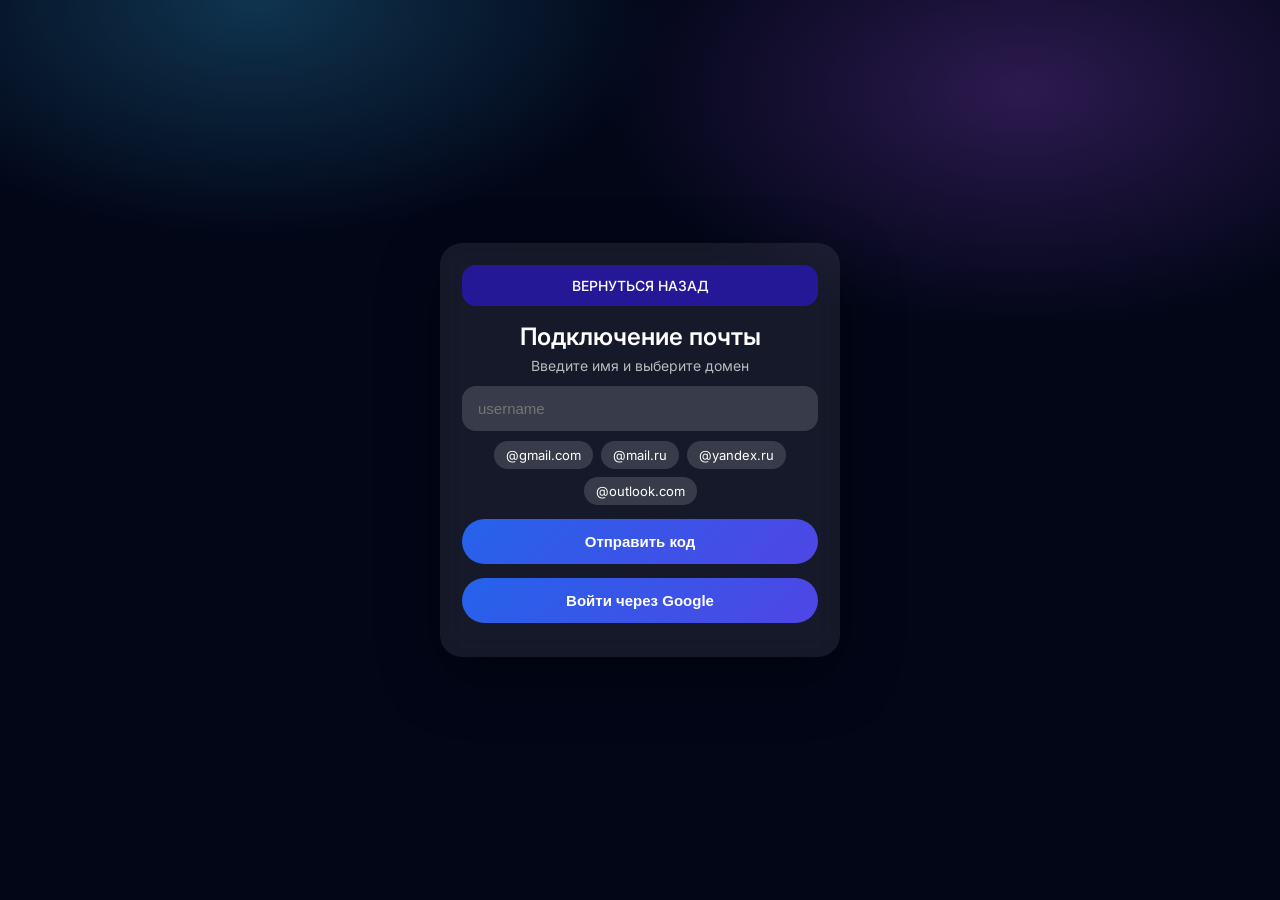
<file: setEMAIL.html>
<!DOCTYPE html>
<html lang="ru">
<head>
<meta charset="UTF-8">
<meta name="viewport"
  content="width=device-width, initial-scale=1.0, maximum-scale=1.0, user-scalable=no">
<title>Подключение почты</title>

<link href="https://fonts.googleapis.com/css2?family=Inter:wght@400;500;600&display=swap" rel="stylesheet">
<script src="https://telegram.org/js/telegram-web-app.js"></script>
<script src="https://www.google.com/recaptcha/api.js" async defer></script>

<style>
*{box-sizing:border-box;-webkit-tap-highlight-color:transparent}
html,body{
  margin:0;width:100%;height:100%;
  font-family:Inter,system-ui,sans-serif;
  background:
    radial-gradient(700px 400px at 20% 0%, rgba(56,189,248,.25), transparent 60%),
    radial-gradient(700px 400px at 80% 10%, rgba(168,85,247,.25), transparent 60%),
    linear-gradient(180deg,#020617,#020617);
  display:flex;align-items:center;justify-content:center;
  color:#fff;
}
.card{
  width:100%;max-width:400px;padding:22px;
  border-radius:22px;
  background:rgba(255,255,255,.08);
  backdrop-filter:blur(14px);
  box-shadow:0 20px 60px rgba(0,0,0,.4);
  text-align:center;
}
.back-btn{
  width:100%;background:#251897;color:#fff;
  border-radius:14px;padding:12px;
  font-size:14px;font-weight:500;
  margin-bottom:16px;cursor:pointer;
}
h2{margin:0 0 6px;font-weight:600}
.subtitle{font-size:14px;opacity:.7;margin-bottom:12px}
input{
  width:100%;padding:14px 16px;border-radius:14px;
  border:none;outline:none;
  background:rgba(255,255,255,.15);
  color:#fff;font-size:15px;
}
.domains{
  display:flex;flex-wrap:wrap;gap:8px;
  margin-top:10px;justify-content:center;
}
.domain{
  padding:6px 12px;font-size:13px;
  border-radius:999px;
  background:rgba(255,255,255,.15);
  cursor:pointer;
}
.domain.active{background:#2563eb}
button{
  width:100%;margin-top:14px;padding:14px;
  border-radius:999px;border:none;
  background:linear-gradient(135deg,#2563eb,#4f46e5);
  color:#fff;font-size:15px;font-weight:600;
  cursor:pointer;
}
button.secondary{background:rgba(255,255,255,.15)}
button:disabled{opacity:.5;cursor:not-allowed}
.message{margin-top:12px;font-size:14px}
.error{color:#f87171}
.success{color:#4ade80}
.hidden{display:none}

/* Modal */
.modal{position:fixed;inset:0;display:flex;align-items:center;justify-content:center;background:rgba(0,0,0,.6);z-index:9999}
.modal.hidden{display:none}
.modal-box{background:#0b1020;color:#fff;padding:22px;border-radius:12px;max-width:320px;text-align:center}
.modal-box p{margin:0 0 12px;white-space:pre-line}
.modal-btn{padding:10px 14px;border-radius:10px;border:none;background:#2563eb;color:#fff;cursor:pointer}
/* Preloader */
.preloader{position:fixed;inset:0;display:flex;align-items:center;justify-content:center;background:rgba(0,0,0,.75);z-index:10000}
.preloader .loader-box{background:transparent;color:#fff;padding:16px;border-radius:12px;max-width:220px;text-align:center}
.spinner{width:48px;height:48px;border:6px solid rgba(255,255,255,.12);border-top-color:#4f46e5;border-radius:50%;animation:spin 1s linear infinite;margin:0 auto 12px}
@keyframes spin{to{transform:rotate(360deg)}}
.preloader.hidden{display:none}


</style>
</head>

<body>
<script>
// LIQUID GLASS EFFECT - применяется при загрузке
(function(){
  const liquidState = localStorage.getItem('liquid');
  if (liquidState === 'Включен') {
    document.body.style.backdropFilter = "blur(20px)";
    
    const style = document.createElement('style');
    style.id = 'liquid-style';
    style.textContent = `
      button, 
      .btn, 
      .back-btn, 
      .back-center,
      .card,
      .modal,
      input, 
      [role="button"] { 
        border: 1px solid rgba(255,255,255,0.8) !important; 
      }
    `;
    document.head.appendChild(style);
  }
})();
</script>

<!-- EMAIL -->
<div class="card" id="emailStep">
  <div class="back-btn" onclick="goHome()">ВЕРНУТЬСЯ НАЗАД</div>
  <h2>Подключение почты</h2>
  <div class="subtitle">Введите имя и выберите домен</div>

  <input id="emailInput" placeholder="username">

  <div class="domains">
    <div class="domain" onclick="applyDomain(this,'@gmail.com')">@gmail.com</div>
    <div class="domain" onclick="applyDomain(this,'@mail.ru')">@mail.ru</div>
    <div class="domain" onclick="applyDomain(this,'@yandex.ru')">@yandex.ru</div>
    <div class="domain" onclick="applyDomain(this,'@outlook.com')">@outlook.com</div>
  </div>

  <button onclick="sendCode()">Отправить код</button>
  <button id="googleLoginBtn" onclick="window.open('https://hello23445.github.io/newImageGenerator/settingemail.html','_blank')">Войти через Google</button>
  <div id="emailMsg" class="message"></div>
</div>

<!-- CODE -->
<div class="card hidden" id="codeStep">
  <div class="back-btn" onclick="goHome()">ВЕРНУТЬСЯ НАЗАД</div>
  <h2>Введите код</h2>
  <div class="subtitle" id="emailPreview"></div>
  <input id="codeInput" maxlength="6" placeholder="XXXXXX">
  <button onclick="verifyCode()">Подтвердить</button>
  <button class="secondary" id="resendBtn" onclick="resendCode()" disabled>
    Отправить повторно (30)
  </button>
  <button class="secondary" onclick="changeEmail()">Изменить почту</button>
  <div id="codeMsg" class="message"></div>
</div>

<!-- Global modal: only three messages allowed -->
<div id="globalModal" class="modal hidden" role="dialog" aria-modal="true">
  <div class="modal-box">
    <p id="modalText"></p>
    <button id="modalBtn" class="modal-btn">ОК</button>
  </div>
</div>

<!-- Recaptcha modal for email verification -->
<div id="recaptchaModal" class="modal hidden" role="dialog" aria-modal="true">
  <div class="modal-box">
    <p style="margin-bottom: 16px;">Проверка безопасности</p>
    <div class="g-recaptcha" data-sitekey="6LdRJnwsAAAAAOMMnSDyNirpDCLzOJmC_03zah2U" data-callback="onRecaptchaSuccess"></div>
    <button id="recaptchaContinue" class="modal-btn" disabled onclick="recaptchaContinueEmail();" style="margin-top: 12px;">Продолжить</button>
  </div>
</div>

<!-- Preloader shown while startapp response is pending -->
<div id="preloader" class="preloader hidden" aria-hidden="true">
  <div class="loader-box">
    <div class="spinner" aria-hidden="true"></div>
    <div>Загрузка...</div>
  </div>
</div>
<script type="module" src="security.js"></script>
<script>
const GAS_URL =
'https://script.google.com/macros/s/AKfycbybbxKePXHLLcIlZ7ZrCx2L18X9sCPXGeX18AGYBlPP66lsre7wAcK3QY250w_nQ2bPcg/exec';

let userEmail = '';
let localCode = '';
let resendTimer = 30;
let timer = null;
let needsSecurityCheck = false;
let emailFromStartParam = '';

const emailInput = document.getElementById('emailInput');
const emailStep = document.getElementById('emailStep');
const codeStep  = document.getElementById('codeStep');
const emailPreview = document.getElementById('emailPreview');
const resendBtn = document.getElementById('resendBtn');
const emailMsg = document.getElementById('emailMsg');
const codeMsg = document.getElementById('codeMsg');
const globalModal = document.getElementById('globalModal');
const modalText = document.getElementById('modalText');
const modalBtn = document.getElementById('modalBtn');
const preloader = document.getElementById('preloader');

function hideModal(){
  globalModal.classList.add('hidden');
}

modalBtn.addEventListener('click', hideModal);

function shouldAskRecaptchaOnce(){
  return localStorage.getItem('hasPassedRecaptcha') !== 'true';
}

function showRecaptchaModal(){
  const m = document.getElementById('recaptchaModal');
  if(m){
    m.classList.remove('hidden');
    m.style.display = 'flex';
  }
  if(window.grecaptcha && typeof grecaptcha.reset === 'function'){
    try{
      grecaptcha.reset();
    }catch(e){
      console.warn('Не удалось сбросить reCAPTCHA', e);
    }
  }
}

function hideRecaptchaModal(){
  const m = document.getElementById('recaptchaModal');
  if(m){
    m.classList.add('hidden');
    m.style.display = 'none';
  }
  const btn = document.getElementById('recaptchaContinue');
  if(btn) btn.disabled = true;
}

function onRecaptchaSuccess(token){
  const btn = document.getElementById('recaptchaContinue');
  if(btn) btn.disabled = false;
}

function recaptchaContinueEmail(){
  localStorage.setItem('hasPassedRecaptcha', 'true');
  hideRecaptchaModal();
  // Отправляем код на почту после капчи
  startEmailVerification();
}

function showModal(type){
  // Only three modal types allowed
  if (!globalModal) return;
  let text = '';
  if (type === 'codesMismatch') text = 'Коды не совпадают';
  else if (type === 'emailsMismatch') text = 'Почты не совпадают';
  else if (type === 'success') text = 'Почта привязана успешно!\nСкоро вы будете перенаправлены.';
  else if (type === 'googleError') text = 'Ошибка входа через Google';
  modalText.textContent = text;
  globalModal.classList.remove('hidden');
  if (type === 'success'){
    setTimeout(()=>{
      hideModal();
      goHome();
    }, 6000);
  }
}

function showPreloader(){
  if (!preloader) return;
  preloader.classList.remove('hidden');
}

function hidePreloader(){
  if (!preloader) return;
  preloader.classList.add('hidden');
}

/* ───── STARTAPP (КЛЮЧЕВОЕ!) ───── */
(async function handleStartApp(){
  const sp = Telegram?.WebApp?.initDataUnsafe?.start_param;
  showPreloader();
  if (!sp){
    hidePreloader();
    return;
  }

  // Проверяем наличие _emailVerification в start_param
  const hasEmailVerification = sp.includes('_emailVerification');
  
  if (!hasEmailVerification) {
    // Обычный способ проверки почты через GAS
    try{
      const res = await fetch(
        GAS_URL + '?startapp=' + encodeURIComponent(sp)
      );
      const json = await res.json();
  
      if (json.ok){
        localStorage.setItem('email', json.email);
        showModal('success');
      } else {
        showModal('emailsMismatch');
      }
    }catch{
      showModal('emailsMismatch');
    }finally{
      hidePreloader();
    }
  }
  else{
    // Режим _emailVerification: проверяем security
    const security = parseInt(localStorage.getItem('security') || '0', 10);
    
    // Извлекаем email из start_param
    const input = sp;
    const encoded = input.split("_")[0];
    
    function decodeBase64Url(str){
      str = str.replace(/-/g, '+').replace(/_/g, '/');
      while (str.length % 4) str += '=';
      return atob(str);
    }
    
    try {
      emailFromStartParam = decodeBase64Url(encoded);
    } catch {
      emailFromStartParam = '';
    }
    
    hidePreloader();
    
    if (security >= 2 && shouldAskRecaptchaOnce()) {
      // Нужна капча и отправка кода
      needsSecurityCheck = true;
      showRecaptchaModal();
    } else {
      // Прямо привязываем без капчи и кода
      if (emailFromStartParam) {
        localStorage.setItem('email', emailFromStartParam);
        showModal('success');
      } else {
        showModal('emailsMismatch');
      }
    }
  }
})();

/* ───── ДОМЕН В INPUT ───── */
function applyDomain(el, domain){
  document.querySelectorAll('.domain').forEach(d=>d.classList.remove('active'));
  el.classList.add('active');

  let value = emailInput.value.trim();
  if (value.includes('@')) value = value.split('@')[0];
  emailInput.value = value + domain;
}

/* ───── ОТПРАВКА КОДА НА ПОЧТУ (ПОСЛЕ КАПЧИ) ───── */
function startEmailVerification(){
  userEmail = emailFromStartParam;
  if (!userEmail) {
    showModal('emailsMismatch');
    return;
  }
  
  localCode = Math.floor(100000 + Math.random()*900000).toString();

  fetch(GAS_URL,{
    method:'POST',
    mode:'no-cors',
    headers:{'Content-Type':'application/json'},
    body:JSON.stringify({ email:userEmail, code:localCode })
  });

  emailStep.classList.add('hidden');
  codeStep.classList.remove('hidden');
  emailPreview.textContent = userEmail;
  emailMsg.textContent = '';
  startTimer();
}

/* ───── ОТПРАВКА КОДА ───── */
function sendCode(){
  const email = emailInput.value.trim().toLowerCase();
  if (!email.includes('@')){
    emailMsg.textContent = 'Введите корректный email';
    emailMsg.className = 'message error';
    return;
  }

  userEmail = email;
  localCode = Math.floor(100000 + Math.random()*900000).toString();

  fetch(GAS_URL,{
    method:'POST',
    mode:'no-cors',
    headers:{'Content-Type':'application/json'},
    body:JSON.stringify({ email:userEmail, code:localCode })
  });

  emailStep.classList.add('hidden');
  codeStep.classList.remove('hidden');
  emailPreview.textContent = userEmail;
  emailMsg.textContent = '';
  startTimer();
}

/* ───── ТАЙМЕР ───── */
function startTimer(){
  resendTimer = 30;
  resendBtn.disabled = true;
  resendBtn.textContent = `Отправить повторно (${resendTimer})`;

  timer = setInterval(()=>{
    resendTimer--;
    resendBtn.textContent = `Отправить повторно (${resendTimer})`;
    if (resendTimer <= 0){
      clearInterval(timer);
      resendBtn.disabled = false;
      resendBtn.textContent = 'Отправить повторно';
    }
  },1000);
}

function resendCode(){
  localCode = Math.floor(100000 + Math.random()*900000).toString();
  fetch(GAS_URL,{
    method:'POST',
    mode:'no-cors',
    headers:{'Content-Type':'application/json'},
    body:JSON.stringify({ email:userEmail, code:localCode })
  });
  startTimer();
}

/* ───── UX-ПРОВЕРКА КОДА ───── */
function verifyCode(){
  if (codeInput.value.trim() === localCode){
    // Сохраняем email в localStorage после успешной проверки кода
    const emailToStore = (needsSecurityCheck && emailFromStartParam) ? emailFromStartParam : userEmail;
    if (emailToStore) {
      localStorage.setItem('email', emailToStore);
    }
    showModal('success');
  } else {
    codeMsg.textContent = 'Неверный код';
    codeMsg.className = 'message error';
  }
}

function changeEmail(){
  clearInterval(timer);
  codeStep.classList.add('hidden');
  emailStep.classList.remove('hidden');
  codeInput.value = '';
  codeMsg.textContent = '';
}

function goHome(){
  window.location.href = 'index.html';
}



</script>
<script>
// Telegram WebApp Settings Button
if (window.Telegram && window.Telegram.WebApp) {
  window.Telegram.WebApp.SettingsButton.show();
  window.Telegram.WebApp.onEvent('settingsButtonClicked', () => {
    window.location.href = 'settings.html';
  });
}
</script>
</body>
</html>
</file>
<file: styles.css>
﻿html, body {
  width: 100%;
  overflow-x: hidden;
  overflow-y: visible;
  overscroll-behavior-x: none;
  overscroll-behavior-y: contain;
  touch-action: manipulation;
}
html {
  scroll-behavior: smooth;
}
* {
  margin: 0;
  padding: 0;
  box-sizing: border-box;
  font-family: system-ui, -apple-system, Segoe UI, Roboto, Arial, sans-serif;
  -webkit-user-select: none; /* Safari */
  -moz-user-select: none; /* Firefox */
  -ms-user-select: none; /* IE/Edge */
  user-select: none; /* Standard */
}
:root{
  --bg-1:#060a18;
  --bg-2:#08122a;

  --card: rgba(255,255,255,0.06);
  --card-strong: rgba(255,255,255,0.08);

  --stroke: rgba(255,255,255,0.14);
  --stroke-2: rgba(255,255,255,0.20);

  --text: rgba(255,255,255,0.92);
  --muted: rgba(255,255,255,0.65);
  --muted-2: rgba(255,255,255,0.55);

  --danger: #ff4d4d;
  --ok: #25c06d;

  --accent: #3b82f6;
  --accent-2: #22d3ee;

  --shadow: 0 18px 45px rgba(0,0,0,0.45);

  --radius: 18px;
  --radius-sm: 12px;

  --gap: 12px;

  /* reusable gradient */
  --panel-bg:
    radial-gradient(900px 500px at 20% 0%, rgba(59,130,246,0.35), transparent 60%),
    radial-gradient(900px 500px at 80% 10%, rgba(34,211,238,0.28), transparent 60%),
    linear-gradient(180deg, var(--bg-1), var(--bg-2));
}

body{
  min-height: 100vh;
  color: var(--text);
  background: var(--panel-bg);
  padding: 16px;
}

a{
  color: #a7d0ff;
  text-decoration: none;
}
a:visited{
  color: #a7d0ff;
}

/* Topbar */
.topbar{
  position: sticky;
  top: 0;
  z-index: 50;
  display: flex;
  align-items: center;
  gap: 12px;
  padding: 10px 10px 14px;
  backdrop-filter: blur(10px);
  background: rgba(6,10,24,0.55);
  border: 1px solid rgba(255,255,255,0.06);
  border-radius: var(--radius);
  box-shadow: 0 10px 30px rgba(0,0,0,0.25);
  max-width: 1200px;
  margin: 0 auto 14px;
}
.icon-btn{
  width: 44px;
  height: 44px;
  border-radius: 14px;
  border: 1px solid rgba(255,255,255,0.14);
  background: rgba(255,255,255,0.06);
  color: var(--text);
  display: inline-flex;
  align-items: center;
  justify-content: center;
  cursor: pointer;
  box-shadow: 0 10px 26px rgba(0,0,0,0.25);
  flex: 0 0 auto;
}
.topbar-title{
  display: flex;
  flex-direction: column;
  gap: 2px;
  min-width: 0;
}
.app-title{
  font-size: 16px;
  font-weight: 800;
  letter-spacing: 0.2px;
}
.app-subtitle{
  font-size: 12px;
  color: var(--muted);
}

/* Layout */
.app{
  max-width: 1200px;
  margin: 0 auto;
  display: grid;
  grid-template-columns: 1.15fr 1fr;
  gap: 14px;
}

/* IMPORTANT: Mobile order -> Description first, Parameters below */
@media (max-width: 768px){
  .app{
    grid-template-columns: 1fr;
  }
  .app > .card--primary{ order: 1; }
  .app > .card:not(.card--primary){ order: 2; }
}

.card{
  border-radius: var(--radius);
  background: var(--card);
  border: 1px solid rgba(255,255,255,0.10);
  box-shadow: var(--shadow);
  padding: 14px;
  min-width: 0;
}
.card--primary{
  background: linear-gradient(180deg, rgba(255,255,255,0.08), rgba(255,255,255,0.04));
  border: 1px solid rgba(255,255,255,0.12);
}

.section-title{
  display: flex;
  align-items: center;
  gap: 10px;
  padding: 10px 10px 12px;
  border-radius: var(--radius-sm);
  background: rgba(255,255,255,0.05);
  border: 1px solid rgba(255,255,255,0.08);
  margin-bottom: 12px;
  font-weight: 800;
  font-size: 14px;
}

.field{
  display: flex;
  flex-direction: column;
  gap: 8px;
  margin-bottom: 12px;
  min-width: 0;
}
.field--inline{
  margin-bottom: 12px;
}

label{
  font-weight: 700;
  font-size: 12.5px;
  color: rgba(255,255,255,0.88);
  letter-spacing: 0.2px;
  line-height: 1.25;
}

input, select, textarea{
  width: 100%;
  padding: 12px 12px;
  border-radius: 14px;
  border: 1px solid rgba(255,255,255,0.14);
  background: rgba(255,255,255,0.06);
  color: var(--text);
  outline: none;
  font-size: 14px;
  font-weight: 650;
  min-width: 0;
  max-width: 100%;
  -webkit-user-select: text; /* Safari */
  -moz-user-select: text; /* Firefox */
  -ms-user-select: text; /* IE/Edge */
  user-select: text; /* Standard */
}

textarea{
  min-height: 220px;
  resize: vertical;
  max-width: 100%;
}

select option, optgroup{
  color: #0b1220;
}

input:disabled, select:disabled, textarea:disabled{
  opacity: 0.65;
  cursor: not-allowed;
}

.counter{
  font-size: 12px;
  color: var(--muted);
  font-weight: 700;
}
.hint{
  font-size: 12px;
  color: var(--muted-2);
  line-height: 1.35;
}
.warning{
  margin-top: 10px;
  color: var(--danger);
  font-weight: 800;
  font-size: 13px;
  word-break: break-word;
}
.result{
  margin-top: 10px;
  font-size: 13px;
  font-weight: 800;
  color: rgba(255,255,255,0.88);
  word-break: break-word;
}

/* Grid helpers */
.grid{
  display: grid;
  gap: var(--gap);
  min-width: 0;
}
.grid-2{
  grid-template-columns: 1fr 1fr;
}
.grid-3{
  grid-template-columns: 1fr 1fr 1fr;
}

.with-bottom-nav {
  padding-bottom: 90px;
}

.with-bottom-nav::after {
  content: "";
  position: fixed;
  left: 50%;
  bottom: 0;
  transform: translateX(-50%);
  width: min(100%, 440px);
  height: 96px;
  background: rgba(15, 23, 42, 0.92);
  border-radius: 18px 18px 0 0;
  pointer-events: none;
  z-index: 998;
  box-shadow: 0 10px 32px rgba(0, 0, 0, 0.45);
}

.bottom-nav-fixed {
  position: fixed;
  left: 50%;
  bottom: 18px;
  transform: translateX(-50%);
  z-index: 999;
  width: min(100%, 440px);
  display: flex;
  justify-content: center;
  align-items: center;
  gap: 6px;
  background: rgba(15, 23, 42, 0.96);
  backdrop-filter: blur(20px);
  border: 1px solid rgba(56, 189, 248, 0.25);
  border-radius: 18px;
  padding: 8px;
  box-shadow: 0 10px 32px rgba(0, 0, 0, 0.45);
  box-sizing: border-box;
}

.bottom-nav-fixed .tab-btn {
  flex: 1 1 0;
  min-width: 0;
  background: transparent;
  border: none;
  color: rgba(255,255,255,0.78);
  padding: 8px 0;
  border-radius: 12px;
  font-size: 11px;
  font-weight: 700;
  cursor: pointer;
  transition: all 0.25s cubic-bezier(0.4, 0, 0.2, 1);
  display: flex;
  flex-direction: column;
  align-items: center;
  justify-content: center;
  gap: 2px;
  text-decoration: none;
  line-height: 1;
  -webkit-tap-highlight-color: transparent;
}

.bottom-nav-fixed .tab-btn i {
  font-size: 16px;
  display: inline-flex;
  align-items: center;
  justify-content: center;
  text-decoration: none;
}

.bottom-nav-fixed .tab-btn .tab-label {
  display: block;
  font-size: 10px;
  line-height: 1.2;
  white-space: normal;
  overflow: visible;
  text-overflow: unset;
  max-width: 100%;
  text-decoration: none;
  word-break: break-word;
}

.bottom-nav-fixed .tab-btn.active {
  background: rgba(56, 189, 248, 0.14);
  color: #38bdf8;
  box-shadow: 0 4px 12px rgba(0, 0, 0, 0.25);
  border: 1px solid rgba(56, 189, 248, 0.18);
}

.bottom-nav-fixed .tab-btn:focus-visible {
  outline: 2px solid rgba(56, 189, 248, 0.45);
  outline-offset: 2px;
}

@media (max-width: 520px) {
  .bottom-nav-fixed {
    width: calc(100% - 20px);
    bottom: 12px;
    padding: 6px;
  }
  .bottom-nav-fixed .tab-btn {
    padding: 10px 6px;
    font-size: 12px;
  }
}

/* Buttons (no :hover!) */
.btn{
  border: 1px solid rgba(255,255,255,0.14);
  background: rgba(255,255,255,0.06);
  color: var(--text);
  border-radius: 16px;
  padding: 12px 12px;
  font-weight: 850;
  cursor: pointer;
  display: inline-flex;
  align-items: center;
  justify-content: center;
  gap: 10px;
  box-shadow: 0 14px 30px rgba(0,0,0,0.30);
  font-size: 14px;
  max-width: 100%;
  min-width: 0;
  white-space: normal;
  text-align: center;
}
.btn:disabled{
  opacity: 0.60;
  cursor: not-allowed;
}
.btn--primary{
  border: 1px solid rgba(34,211,238,0.30);
  background: linear-gradient(135deg, rgba(59,130,246,0.85), rgba(34,211,238,0.65));
}
.btn--accent{
  border: 1px solid rgba(59,130,246,0.35);
  background: linear-gradient(135deg, rgba(34,211,238,0.70), rgba(59,130,246,0.85));
}
.btn--secondary{
  border: 1px solid rgba(255,255,255,0.14);
  background: rgba(255,255,255,0.06);
}

/* Attempts */
.agree-and-attempts{
  display: flex;
  align-items: stretch;
  justify-content: space-between;
  gap: 12px;
  margin-top: 12px;
  flex-wrap: wrap;
  padding: 10px 12px;
  border-radius: 16px;
  border: 1px solid rgba(255,255,255,0.10);
  background: rgba(0,0,0,0.18);
}

.attempts{
  margin-top: 0;
  padding: 0;
  border: none;
  background: transparent;
  text-align: left;
  flex-shrink: 0;
  display: flex;
  align-items: center;
  justify-content: flex-start;
  margin-left: 2px;
}

.agree-inline{
  margin-bottom: 0;
  flex: 1 1 220px;
  min-width: 0;
  display: flex;
  align-items: center;
  justify-content: flex-start;
  margin-left: 2px;
}

/* Checkbox */
.checkbox{
  display: inline-flex;
  align-items: center;
  gap: 10px;
  user-select: none;
  font-weight: 800;
  flex-wrap: wrap;
  margin-left: -2px;
}
.checkbox input{
  width: 18px;
  height: 18px;
  border-radius: 6px;
  padding: 0;
  margin: 0;
  margin-left: -2px;
}
#agreeLabel{
  font-size: 12.5px;
}

#rakurs{
  width: calc(200% + 12px);
  max-width: none;
  margin-left: auto;
}

@media (max-width: 768px){
  #rakurs{
    width: 100%;
    margin-left: 0;
  }

  .attempts{
    width: 100%;
    justify-content: center;
    text-align: center;
  }
}

/* Small preloader text */
.small-preloader{
  display: none;
  margin-top: 10px;
  font-weight: 800;
  color: rgba(255,255,255,0.80);
}

.page-preloader{
  position: fixed;
  inset: 0;
  z-index: 99999;
  display: flex;
  align-items: center;
  justify-content: center;
  padding: 16px;
  background: radial-gradient(circle at top, rgba(59,130,246,0.24), transparent 28%), linear-gradient(180deg, #050914, #08122a);
  backdrop-filter: blur(10px);
}
.page-preloader__content{
  width: min(100%, 360px);
  padding: 28px 24px;
  border-radius: 30px;
  background: rgba(7,14,34,0.96);
  border: 1px solid rgba(255,255,255,0.12);
  box-shadow: 0 32px 80px rgba(0,0,0,0.35);
  text-align: center;
}
.page-preloader__badge{
  min-width: 72px;
  max-width: 180px;
  margin: 0 auto 18px;
  display: inline-flex;
  align-items: center;
  justify-content: center;
  padding: 12px 14px;
  border-radius: 20px;
  background: rgba(34,211,238,0.14);
  color: #22d3ee;
  font-weight: 900;
  font-size: 18px;
  line-height: 1.08;
  letter-spacing: 0.08em;
  text-align: center;
  white-space: normal;
  word-break: break-word;
}
.page-preloader__ring{
  width: 72px;
  height: 72px;
  margin: 0 auto 18px;
  border: 6px solid rgba(255,255,255,0.14);
  border-top-color: rgba(34,211,238,0.95);
  border-radius: 50%;
  animation: spin 1s linear infinite;
}
.page-preloader__label{
  font-size: 16px;
  font-weight: 900;
  margin-bottom: 8px;
  color: #f8fbff;
}
.page-preloader__hint{
  font-size: 13px;
  color: rgba(255,255,255,0.72);
  line-height: 1.6;
}
.page-preloader--hidden{
  opacity: 0;
  transition: opacity 0.35s ease-out;
  pointer-events: none;
}

/* Previews */
.previews{
  display: grid;
  grid-template-columns: repeat(2, minmax(0, 1fr));
  gap: 10px;
}
.preview-item{
  position: relative;
  border-radius: 16px;
  overflow: hidden;
  border: 1px solid rgba(255,255,255,0.14);
  background: rgba(255,255,255,0.06);
  box-shadow: 0 14px 30px rgba(0,0,0,0.28);
}
.preview-item img{
  width: 100%;
  height: 110px;
  object-fit: cover;
  display: block;
}
.preview-remove{
  position: absolute;
  top: 8px;
  right: 8px;
  width: 34px;
  height: 34px;
  border-radius: 12px;
  border: 1px solid rgba(255,255,255,0.18);
  background: rgba(0,0,0,0.35);
  color: rgba(255,255,255,0.95);
  display: inline-flex;
  align-items: center;
  justify-content: center;
  cursor: pointer;
}

/* Hide "Uploaded photos" block until there are items */
#previews:empty{
  display: none;
}
#previews:empty + *{
  display: none;
}

/* tighter spacing between blur hint and uploaded photos header */
.row-head{
  display: flex;
  align-items: baseline;
  justify-content: space-between;
  gap: 10px;
  margin-bottom: 4px;
}
.field .hint{
  margin-top: -2px;
}

/* Modal */
.modal{
  display: none;
  position: fixed;
  inset: 0;
  background: rgba(0,0,0,0.62);
  justify-content: center;
  align-items: center;
  padding: 16px;
  z-index: 999;
  overflow-y: auto;
  -webkit-overflow-scrolling: touch;
}
.modal-content{
  width: 100%;
  max-width: 520px;
  border-radius: 20px;
  background: rgba(255,255,255,0.92);
  color: #0b1220;
  border: 1px solid rgba(0,0,0,0.08);
  box-shadow: 0 22px 60px rgba(0,0,0,0.35);
  padding: 18px;
  margin: auto 0;
  max-height: 85vh;
  overflow-y: auto;
  -webkit-overflow-scrolling: touch;
}

@media (max-width: 768px) {
  .modal {
    padding: 12px;
    align-items: flex-start;
    padding-top: max(12px, env(safe-area-inset-top));
  }
  
  .modal-content {
    width: 100%;
    max-width: 100%;
    border-radius: 16px;
    padding: 16px;
    max-height: calc(100vh - 130px);
  }
  
  .modal-content h1,
  .modal-content h2 {
    font-size: 18px;
    margin-bottom: 12px;
  }
  
  .modal-content p {
    font-size: 14px;
    line-height: 1.5;
  }
  
  .btn {
    font-size: 13px;
    padding: 10px 12px;
  }
}

@media (max-width: 520px) {
  .modal {
    padding: 8px;
    padding-top: max(8px, env(safe-area-inset-top));
  }
  
  .modal-content {
    max-height: calc(100vh - 120px);
    padding: 14px;
    border-radius: 14px;
  }
  
  .modal-content h1,
  .modal-content h2 {
    font-size: 16px;
  }
  
  .modal-content p {
    font-size: 13px;
  }
}
.modal-content h2, .modal-content h1{
  margin-bottom: 10px;
}

/* FORCE MODAL DARKBLUE inline styles -> gradient */
#messengerModal .modal-content,
#botUnlockModal .modal-content,
#resultModal .modal-content,
#fastGenModal .modal-content{
  background: var(--panel-bg) !important;
  color: var(--text) !important;
  border: 1px solid rgba(255,255,255,0.10) !important;
}
#messengerModal .modal-content h2,
#botUnlockModal .modal-content h2,
#resultModal .modal-content h1,
#resultModal .modal-content p,
#resultModal .modal-content h2{
  color: var(--text) !important;
}

/* subscription + alert stay dark but readable */
#fakeSubscriptionModal .modal-content,
#alertModal .modal-content,
#cancelConfirmModal .modal-content,
#editModal .modal-content{
  border: 1px solid rgba(255,255,255,0.10);
  box-shadow: 0 22px 60px rgba(0,0,0,0.45);
}

#editModal {
  align-items: stretch;
  padding: 0;
}

#editModal .modal-content {
  width: 100%;
  max-width: none;
  height: 100vh;
  max-height: 100vh;
  border-radius: 0;
  display: flex;
  flex-direction: column;
  padding: 0;
  overflow: hidden;
}

#editModal .edit-modal-body {
  flex: 1;
  min-height: 0;
  overflow-y: auto;
  padding: 18px;
}

#editModal .modal-content textarea {
  width: 100%;
  min-height: 200px;
  flex: 1;
  min-height: 0;
  margin: 12px 0;
}

#editModal .modal-content .modal-buttons {
  position: sticky;
  bottom: 0;
  left: 0;
  width: 100%;
  background: rgba(0,0,0,0.92);
  z-index: 2;
  padding: 12px 18px 18px;
  gap: 10px;
  display: flex;
  flex-wrap: wrap;
}

#editModal .modal-content .modal-buttons button {
  flex: 1 1 45%;
  min-width: 0;
}

#editModal .modal-content .modal-buttons button:first-child {
  margin-right: 10px;
}

@media (max-width: 767px) {
  #editModal .modal-content .modal-buttons {
    flex-wrap: nowrap;
    overflow-x: auto;
    padding-bottom: 14px;
  }
  #editModal .modal-content .modal-buttons button {
    flex: 0 0 auto;
    white-space: nowrap;
  }
}

#editModal .edit-modal-body h2,
#editModal .edit-modal-body .hint,
#editModal .edit-modal-body .counter {
  color: white;
}

/* Messenger options */
#fastBackButton {
  background: linear-gradient(135deg, #7f1d1d, var(--danger)) !important;
  box-shadow: 0 6px 18px rgba(0,0,0,.25) !important;
  color: white !important;
  border: none !important;
  border-radius: 12px !important;
  font-weight: 700 !important;
  padding: 12px 0 !important;
}

#fastBackButton:active {
  transform: scale(.98);
}

#cancelEdit {
  background: linear-gradient(135deg, #7f1d1d, var(--danger)) !important;
  box-shadow: 0 6px 18px rgba(0,0,0,.25) !important;
  color: white !important;
  border: none !important;
}

#cancelEdit:active {
  transform: scale(.98);
}

#editModal .modal-content {
  background-color: black !important;
}

#editModal {
  background: black;
}

.radio-group{
  display: flex;
  flex-direction: column;
  gap: 10px;
  margin-top: 10px;
  margin-bottom: 14px;
}
.radio-option{
  display: flex;
  align-items: center;
  gap: 12px;
  padding: 12px;
  border-radius: 16px;
  border: 1px solid rgba(0,0,0,0.10);
  background: rgba(255,255,255,0.95);
  cursor: pointer;
}
.radio-option input[type="radio"]{
  width: 18px;
  height: 18px;
}
.radio-option label{
  display: flex;
  align-items: center;
  gap: 8px;
  font-weight: 850;
  font-size: 13px;
  margin: 0;
  flex: 1;
  color: #0b1220;
}
.radio-option .icon-end{
  margin-left: auto;
}
.pill{
  display: inline-flex;
  align-items: center;
  padding: 2px 8px;
  border-radius: 999px;
  font-size: 12px;
  font-weight: 900;
  background: rgba(59,130,246,0.12);
  color: #0b1220;
}
.info-box{
  display: flex;
  align-items: center;
  gap: 10px;
  padding: 12px;
  border-radius: 16px;
  border: 1px solid rgba(0,0,0,0.10);
  background: rgba(255,255,255,0.95);
}
.info-text{
  font-weight: 800;
  font-size: 13px;
  color: #0b1220;
}

/* Fast gen preloader */
.preloader-container{
  display: flex;
  flex-direction: column;
  align-items: center;
  gap: 10px;
  margin: 10px 0;
}
.preloader-text{
  font-size: 15px;
  font-weight: 900;
  color: var(--text);
}
.preloader{
  border: 5px solid rgba(255,255,255,0.16);
  border-top: 5px solid rgba(59,130,246,0.85);
  border-radius: 50%;
  width: 48px;
  height: 48px;
  animation: spin 0.8s linear infinite;
}
@keyframes spin{
  0%{ transform: rotate(0deg); }
  100%{ transform: rotate(360deg); }
}

/* Overlay */
.overlay{
  position: fixed;
  inset: 0;
  background: rgba(0,0,0,0.62);
  z-index: 9999;
  display: none;
  justify-content: center;
  align-items: center;
  padding: 16px;
}

/* Edit modal */
#editTextarea{
  resize: none;
  overflow: hidden;
  min-height: 70px;
  text-align: left;
}
.modal-buttons{
  display: grid;
  grid-template-columns: 1fr 1fr 1fr;
  gap: 10px;
  margin-top: 14px;
}

/* =========================================================
   MOBILE LAYOUT FOR "Параметры" SECTION (exact order)
   - 2 columns grid
   - specific full-width items:
       {Тон цвета} spans 2
       {Согласие} spans 2
   - After that: buttons etc (existing grids keep working)
========================================================= */

@media (max-width: 768px){
  body{
    padding: 10px;
  }

  .card{
    padding: 12px;
  }

  .section-title{
    font-size: 13px;
    padding: 9px 9px 10px;
  }

  label{
    font-size: 11.3px;
  }

  input, select, textarea{
    font-size: 13px;
    padding: 10px 10px;
    border-radius: 14px;
  }

  textarea{
    min-height: 160px;
  }

  .btn{
    font-size: 14px;
    padding: 10px 10px;
    border-radius: 14px;
    gap: 8px;
  }

  .counter{
    font-size: 11.2px;
  }
  .hint{
    font-size: 11.2px;
    line-height: 1.25;
  }

  /* Default: max 2 per row on mobile (no overflow) */
  .grid-3{
    grid-template-columns: repeat(2, minmax(0, 1fr));
    gap: 10px;
  }
  .grid-2{
    grid-template-columns: repeat(2, minmax(0, 1fr));
    gap: 10px;
  }

  /* Make some grids become 1 column if they contain long buttons */
  .grid.grid-2:has(.btn--primary),
  .grid.grid-2:has(.btn--accent),
  .grid.grid-3:has(.btn){
    grid-template-columns: 1fr;
  }

  /* Smaller previews on mobile */
  .previews{
    grid-template-columns: repeat(2, minmax(0, 1fr));
    gap: 8px;
  }
  .preview-item img{
    height: 90px;
  }
  .preview-remove{
    width: 30px;
    height: 30px;
    border-radius: 10px;
    top: 6px;
    right: 6px;
  }

  /* --- Exact mobile layout for parameters by IDs --- */

  /* Force the first parameters block (size/sizeSelect/soot) into 2 columns */
  .card:not(.card--primary) .grid-3{
    grid-template-columns: repeat(2, minmax(0, 1fr));
  }

  /* 1) {Качество}{Освещение} -> same row on mobile */
  /* This is inside the "quality/osvecheniye/style" grid in HTML.
     We need style to move later; since HTML order is fixed, we make style behave like it belongs to later grid visually:
     Put style into next row by spanning 2 and ordering last inside that grid.
  */

  /* Keep quality + osvecheniye 50/50 */
  #quality{ }
  #osvecheniye{ }

  /* 2) {Ввод размера}{Выбор размера} -> first two of grid-3 size block */
  /* (already 2-col, soot will wrap) */

  /* 3) {Соотношение сторон}{Уровень детализации} */
  /* Put soot and detail-level side-by-side */
  #soot{ }
  #detail-level{ }

  /* 4) {Выбор ии}{Стиль} */
  /* selector + style side-by-side (style moved visually by setting order within its grid) */
  #selector{ }
  #style{ }

  /* 5) {Рамка}{Ракурс} */
  #ram{ }
  #rakurs{ }

  /* 6) {Тон цвета} spans 2 columns */
  .field:has(#color-tone){
    grid-column: 1 / -1;
  }

  /* 7) {Согласие} spans 2 columns */
  .field:has(#agree),
  .field--inline:has(#agree){
    grid-column: 1 / -1;
  }

  /* Make sure long label links wrap */
  #agreeLabel{
    white-space: normal;
    line-height: 1.25;
  }
}

/* Very small phones: keep 2 columns where possible, but allow single if too tight */
@media (max-width: 390px){
  .grid-3{
    grid-template-columns: 1fr 1fr;
  }
  .grid-2{
    grid-template-columns: 1fr 1fr;
  }
  label{
    font-size: 11px;
  }
  input, select, textarea{
    font-size: 12.7px;
    padding: 10px 10px;
  }
  .btn{
    font-size: 12.7px;
    padding: 10px 10px;
  }
}
#settings_forTG {
  display: flex;
  flex-direction: column;
  gap: 10px;
  margin-bottom: 3%;
}

.tg-option {
  display: flex;
  flex-direction: row-reverse;
  justify-content: space-between;
  align-items: center; /* ← ВАЖНО */
  width: 100%;
  gap: 10px;
  cursor: pointer;
  color: #fff;
  font-size: 14px;
}

.tg-option input[type="checkbox"] {
  margin: 0; /* убирает стандартные смещения */
}
.tg-option span{
  white-space: nowrap;
}


input,
textarea,
select {
  font-size: 16px;
}

/* Всегда скрывать блок с Telegram ID, когда показан блок авторизации */
#authMessage[style*="display:block"] ~ #userIdDisplay,
#authMessage[style*="display: block"] ~ #userIdDisplay {
  display: none !important;
}

/* Crystals and Premium buttons - always 2 columns on desktop and mobile */
.crystals-premium-buttons {
  grid-template-columns: 1fr 1fr !important;
}

@media (max-width: 768px) {
  .crystals-premium-buttons {
    grid-template-columns: 1fr 1fr !important;
  }
}
</file>
<file: ad_styles.css>
* {
    box-sizing: border-box;
    -webkit-tap-highlight-color: transparent;
    font-family: 'Inter', system-ui, -apple-system, sans-serif;
}

body {
    user-select: none;
    margin: 0;
    min-height: 100vh;
    display: flex;
    justify-content: center;
    align-items: center;
    padding: 16px;
    color: #f8fafc;
    /* ФОН ОСТАВЛЕН БЕЗ ИЗМЕНЕНИЙ */
    background:
        radial-gradient(800px 400px at 10% 0%, rgba(56,189,248,0.25), transparent 60%),
        radial-gradient(800px 400px at 90% 10%, rgba(168,85,247,0.25), transparent 60%),
        linear-gradient(180deg, #020617, #020617);
}

/* --- Главный контейнер (Стекло + Темно-синий) --- */
.container {
    width: 100%;
    max-width: 720px;
    padding: 28px;
    border-radius: 24px;
    
    background: rgba(15, 23, 42, 0.65); /* Темно-синяя подложка */
    backdrop-filter: blur(20px);
    -webkit-backdrop-filter: blur(20px);
    
    border: 1px solid rgba(56, 189, 248, 0.15); /* Легкий голубой контур */
    box-shadow: 0 30px 60px rgba(0, 0, 0, 0.6), inset 0 1px 0 rgba(255,255,255,0.05);
    text-align: center;
}

.video-wrapper {
    width: 100%;
    border-radius: 16px;
    overflow: hidden;
    background: #020617;
    margin-bottom: 24px;
    box-shadow: 0 10px 30px rgba(0,0,0,0.5);
    border: 1px solid rgba(30, 58, 138, 0.4); /* Синяя рамка видео */
}

iframe {
    width: 100%;
    height: 420px;
    border: none;
    display: block;
}

.ad-text {
    font-size: 16px;
    line-height: 1.6;
    color: #e2e8f0;
    margin-bottom: 24px;
    font-weight: 400;
}

.ad-text a {
    color: #38bdf8;
    text-decoration: none;
    font-weight: 500;
    transition: color 0.2s ease;
}

.ad-text a:hover {
    color: #7dd3fc;
    text-shadow: 0 0 10px rgba(125, 211, 252, 0.4);
}

.ad-text strong,
.ad-text b {
    color: #f8fafc;
    font-weight: 700;
}

.ad-text em,
.ad-text i {
    color: #dbeafe;
    font-style: italic;
}

.ad-text u {
    text-decoration: underline;
    text-decoration-color: #7dd3fc;
    text-decoration-thickness: 2px;
}

.ad-text del,
.ad-text s,
.ad-text strike {
    text-decoration: line-through;
    color: #cbd5e1;
}

.ad-text span.underline,
.ad-text .underline {
    text-decoration: underline;
    text-decoration-color: #7dd3fc;
    text-decoration-thickness: 2px;
}

.ad-text code,
.ad-text pre,
.ad-text pre code {
    font-family: 'SFMono-Regular', 'Consolas', 'Monaco', monospace;
    background: rgba(15, 23, 42, 0.8);
    color: #bae6fd;
    border-radius: 8px;
}

.ad-text code {
    padding: 2px 6px;
    font-size: 0.92em;
    border: 1px solid rgba(96, 165, 250, 0.18);
}

.ad-text pre {
    padding: 10px 12px;
    overflow-x: auto;
    border: 1px solid rgba(96, 165, 250, 0.16);
    margin: 8px 0;
}

.buttons {
    display: flex;
    flex-direction: column;
    gap: 14px;
}

/* --- Современные кнопки --- */
.btn {
    border: none;
    border-radius: 14px; /* Современный радиус вместо пилюли */
    padding: 16px 20px;
    font-size: 16px;
    font-weight: 600;
    cursor: pointer;
    display: flex;
    align-items: center;
    justify-content: center;
    gap: 12px;
    transition: all 0.3s cubic-bezier(0.4, 0, 0.2, 1);
}

/* Основная (Синяя) */
.btn.primary {
    background: linear-gradient(135deg, #1d3a70 0%, #2f5ea8 100%);
    color: #dfeafc;
    box-shadow: 0 8px 18px rgba(29, 58, 112, 0.18);
    border: 1px solid rgba(148, 163, 184, 0.18);
    filter: saturate(0.75) brightness(0.92);
}

.btn.primary:hover:not(:disabled) {
    transform: translateY(-1px);
    box-shadow: 0 9px 18px rgba(29, 58, 112, 0.22);
    background: linear-gradient(135deg, #214d9a 0%, #3b6ec8 100%);
}

.btn.primary:active:not(:disabled) {
    transform: translateY(1px);
}

/* Вторичная (Полупрозрачная синяя) */
.btn.secondary {
    background: rgba(30, 58, 138, 0.25);
    color: #93c5fd;
    border: 1px solid rgba(59, 130, 246, 0.35);
    backdrop-filter: blur(10px);
}

.btn.secondary:hover {
    background: rgba(30, 58, 138, 0.5);
    border-color: rgba(59, 130, 246, 0.6);
    color: #bfdbfe;
}

/* Опасность (Приглушенный красный на темном фоне) */
.btn.danger {
    background: rgba(153, 27, 27, 0.15);
    color: #fca5a5;
    border: 1px solid rgba(239, 68, 68, 0.3);
}

.btn.danger:hover {
    background: rgba(153, 27, 27, 0.3);
    border-color: rgba(239, 68, 68, 0.5);
    color: #fecaca;
}

.btn:disabled {
    opacity: 0.4;
    cursor: not-allowed;
    transform: none;
    box-shadow: none;
}

/* Блок безопасности */
.security-note {
    margin-top: 24px;
    font-size: 13px;
    color: #94a3b8;
    display: flex;
    align-items: center;
    justify-content: center;
    gap: 10px;
    padding: 14px;
    background: rgba(15, 23, 42, 0.4);
    border-radius: 14px;
    border: 1px solid rgba(56, 189, 248, 0.1);
}

.security-note i {
    color: #38bdf8;
    font-size: 16px;
}

/* --- МОДАЛЬНЫЕ ОКНА --- */
.modal {
    display: none;
    position: fixed;
    inset: 0;
    background: rgba(2, 6, 23, 0.8); /* Глубокое синее затемнение */
    backdrop-filter: blur(8px);
    -webkit-backdrop-filter: blur(8px);
    justify-content: center;
    align-items: center;
    z-index: 10000;
}

.modal-content {
    background: linear-gradient(145deg, #0f172a, #1e293b);
    padding: 28px;
    border-radius: 20px;
    width: 90%;
    max-width: 400px;
    color: #f8fafc;
    text-align: center;
    border: 1px solid rgba(56, 189, 248, 0.2);
    box-shadow: 0 25px 50px -12px rgba(0, 0, 0, 0.8);
    transform: scale(0.95);
    opacity: 0;
    animation: modalPop 0.3s cubic-bezier(0.16, 1, 0.3, 1) forwards;
}

@keyframes modalPop {
    to { transform: scale(1); opacity: 1; }
}

.modal-content h3 {
    margin-top: 0;
    margin-bottom: 20px;
    font-size: 20px;
    font-weight: 600;
    color: #e0f2fe;
}

/* Стилизация инпутов и селектов */
input, select {
    width: 100%;
    padding: 14px 16px;
    margin: 8px 0 16px;
    border-radius: 12px;
    border: 1px solid #1e3a8a;
    background: rgba(2, 6, 23, 0.6);
    color: #f1f5f9;
    font-size: 15px;
    transition: all 0.2s;
    outline: none;
    appearance: none;
}

select {
    /* Кастомная стрелочка для select */
    background-image: url("data:image/svg+xml,%3Csvg xmlns='http://www.w3.org/2000/svg' fill='none' viewBox='0 0 24 24' stroke='%2338bdf8'%3E%3Cpath stroke-linecap='round' stroke-linejoin='round' stroke-width='2' d='M19 9l-7 7-7-7'%3E%3C/path%3E%3C/svg%3E");
    background-repeat: no-repeat;
    background-position: right 14px center;
    background-size: 18px;
    padding-right: 40px;
}

option {
    background: #0f172a;
    color: #f1f5f9;
}

input:focus, select:focus {
    border-color: #38bdf8;
    box-shadow: 0 0 0 3px rgba(56, 189, 248, 0.2);
    background: rgba(2, 6, 23, 0.8);
}

input::placeholder {
    color: #475569;
}

.hint {
    font-size: 13px;
    color: #64748b;
    margin: -8px 0 18px;
    text-align: left;
    padding-left: 4px;
}

.modal-buttons {
    display: flex;
    gap: 12px;
    margin-top: 10px;
}

.modal-buttons .btn {
    flex: 1;
    padding: 14px;
    font-size: 15px;
}

/* --- ЛОАДЕР --- */
.loading-content {
    background: transparent !important;
    border: none !important;
    box-shadow: none !important;
}

.loader {
    width: 50px;
    height: 50px;
    border-radius: 50%;
    border: 4px solid rgba(56, 189, 248, 0.1);
    border-top-color: #38bdf8;
    animation: spin 1s ease-in-out infinite;
    margin: 0 auto;
}

@keyframes spin {
    to { transform: rotate(360deg); }
}

/* --- TOAST (УВЕДОМЛЕНИЯ) --- */
#toastContainer {
    position: fixed;
    top: 24px;
    left: 50%;
    transform: translateX(-50%);
    z-index: 11000;
    display: flex;
    flex-direction: column;
    gap: 10px;
    width: 90%;
    max-width: 400px;
    pointer-events: none;
}

.toast {
    padding: 14px 20px;
    border-radius: 14px;
    background: rgba(15, 23, 42, 0.95);
    border: 1px solid rgba(56, 189, 248, 0.3);
    box-shadow: 0 10px 30px rgba(0,0,0,0.6);
    font-size: 14px;
    font-weight: 500;
    color: #e0f2fe;
    backdrop-filter: blur(10px);
    text-align: center;
    animation: slideDown 0.3s cubic-bezier(0.16, 1, 0.3, 1) forwards;
}

@keyframes slideDown {
    from { transform: translateY(-20px); opacity: 0; }
    to { transform: translateY(0); opacity: 1; }
}

/* --- АДАПТИВНОСТЬ (MOBILE) --- */
@media (max-width: 600px) {
    .container {
        padding: 20px 16px;
        border-radius: 20px;
    }

    iframe {
        height: 240px;
    }

    .btn {
        padding: 14px 16px;
        font-size: 15px;
    }

    .security-note {
        gap: 8px;
        font-size: 12px;
        padding: 12px;
    }
}
</file>
